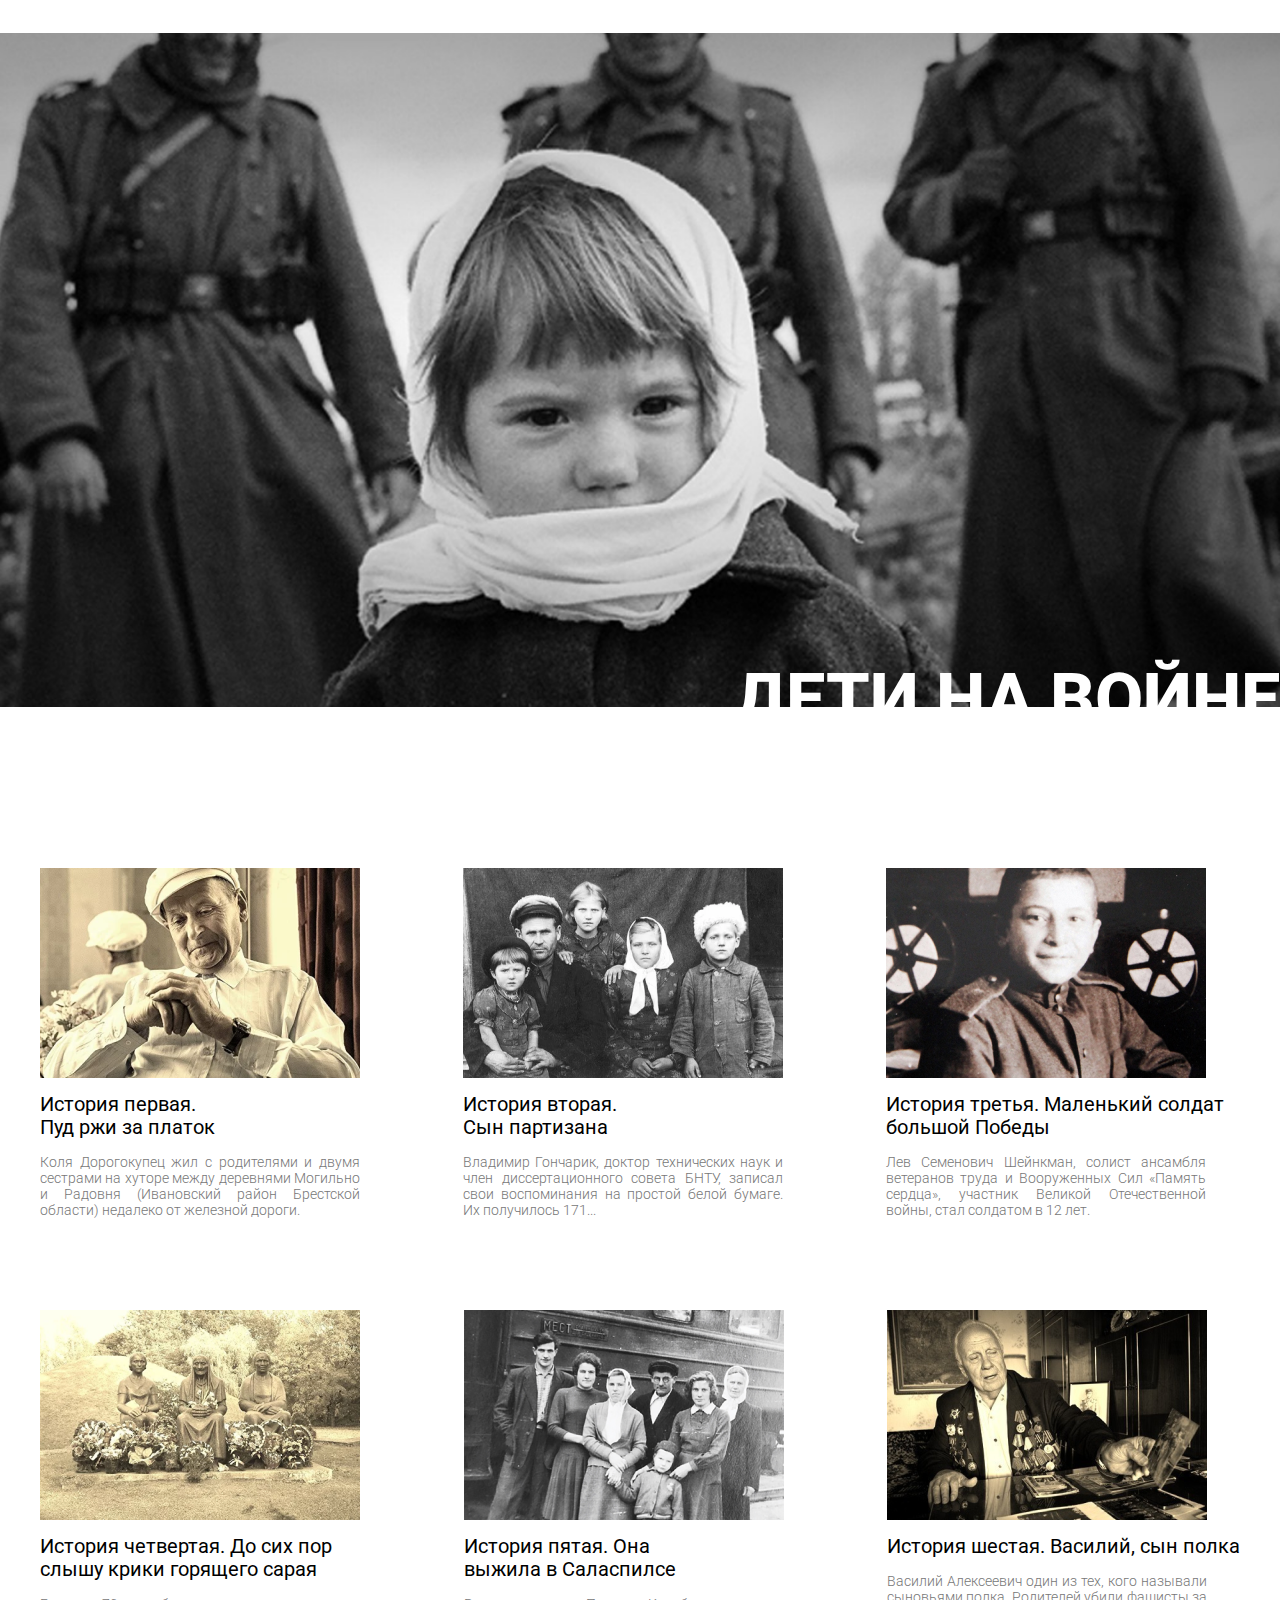
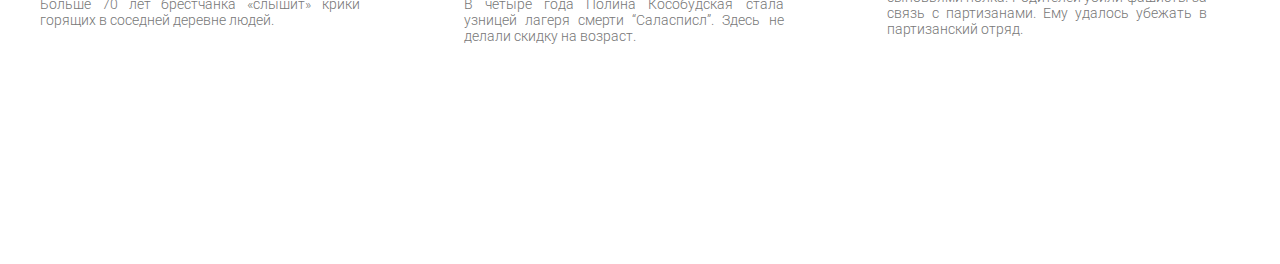
<file: another.html>
<!DOCTYPE html>
<html lang="en">
<head>
    <link href="https://fonts.googleapis.com/css2?family=Roboto:ital,wght@0,100;0,300;0,400;0,500;0,700;0,900;1,100;1,300;1,400;1,500;1,700;1,900&display=swap" rel="stylesheet"> 
    <link rel="stylesheet" href="style2.css">
    <meta charset="UTF-8">
    <meta http-equiv="X-UA-Compatible" content="IE=edge">
    <meta name="viewport" content="width=device-width, initial-scale=1.0">
    <title>Document</title>
</head>
<body>
    <div class="container">
        <div class="header_wrapper">
            <div class="header_title">дети на войне</div>
        </div>
        <div class="content">
            <div class="content_container">
                <div class="content_item">
                    <img src="c0b87998-30f6-4cb6-a 1(1).png" alt="">
                    <a href="rja.html" class="item_title title_1">История первая. Пуд ржи за платок </a>
                    <div class="item_text">Коля Дорогокупец жил с родителями и двумя сестрами на хуторе между деревнями Могильно и Радовня (Ивановский район Брестской области) недалеко от железной дороги.</div>
                </div>
                <div class="content_item">
                    <img src="121ce20628a124c257b4 1(1).png" alt="">
                    <a href="partizan.html" class="item_title title_2">История вторая.
                        Сын партизана</a>
                    <div class="item_text">Владимир Гончарик, доктор технических наук и член диссертационного совета БНТУ, записал свои воспоминания на простой белой бумаге. Их получилось 171...</div>
                </div>
                <div class="content_item">
                    <img src="899d4e5ad388451ae7c5 1(1).png" alt="">
                    <a href="injex.html" class="item_title title_3">История третья.
                        Маленький солдат большой Победы</a>
                    <div class="item_text">Лев Семенович Шейнкман, солист ансамбля ветеранов труда и Вооруженных Сил «Память сердца», участник Великой Отечественной войны, стал солдатом в 12 лет.</div>
                </div>
            </div> 
            <div class="content_container">
                <div class="content_item">
                    <img src="fb2cc791-a1c4-454f-a 1(1).png" alt="">
                    <a href="var.html" class="item_title title_4">История четвертая.
                        До сих пор слышу крики горящего сарая</a>
                    <div class="item_text">Больше 70 лет брестчанка «слышит» крики горящих в соседней деревне людей.
                    </div>
                </div>
                <div class="content_item">
                    <img src="Untitled-4 1(1).png" alt="">
                    <a href="var3.html" class="item_title title_5">История пятая.
                        Она выжила в Саласпилсе</a>
                    <div class="item_text">В четыре года Полина Кособудская стала узницей лагеря смерти “Саласписл”. Здесь не делали скидку на возраст.</div>
                </div>
                <div class="content_item">
                    <img src="6fed03eb-8230-49e4-8 1(1).png" alt="">
                    <a href="var2.html" class="item_title title_6">История шестая. Василий, сын полка</a>
                    <div class="item_text">Василий Алексеевич один из тех, кого называли сыновьями полка. Родителей убили фашисты за связь с партизанами. Ему удалось убежать в партизанский отряд.</div>
                </div>
            </div> 
        </div> 
    </div>

</body>
</html>
</file>
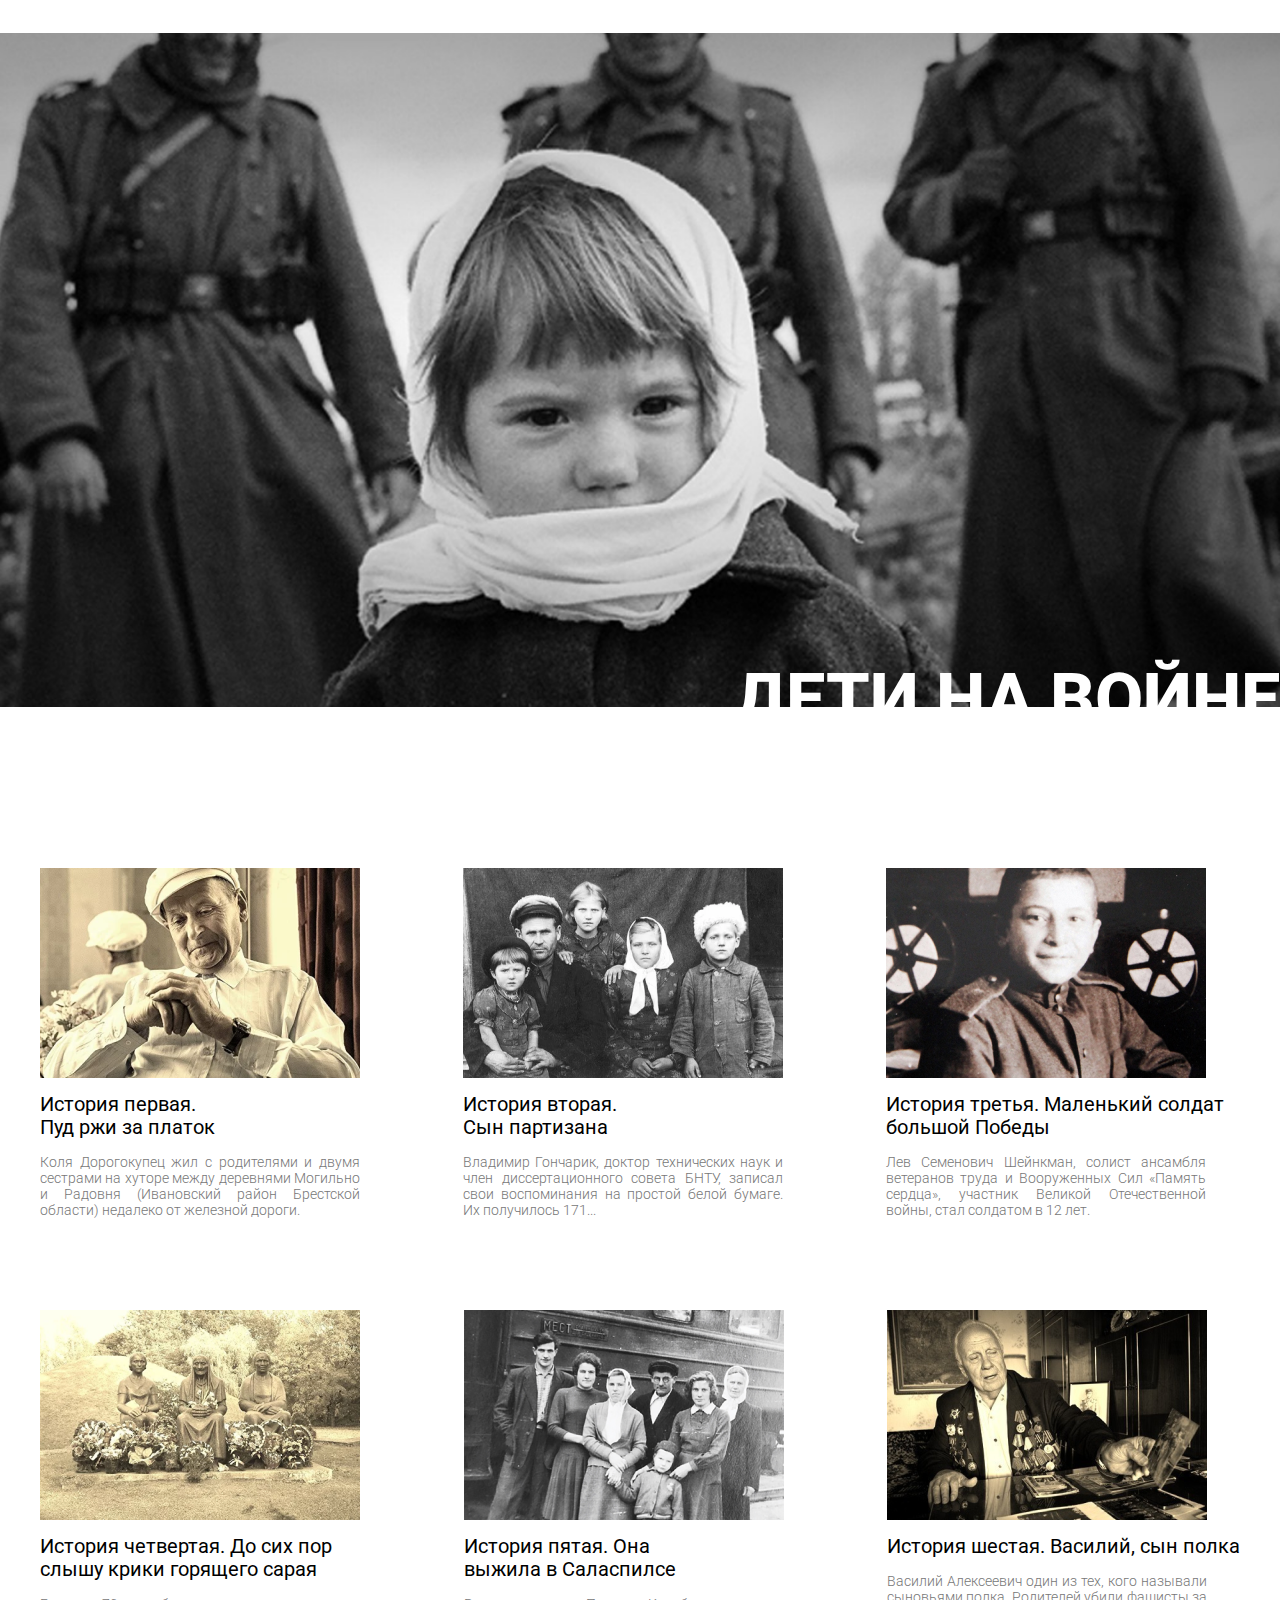
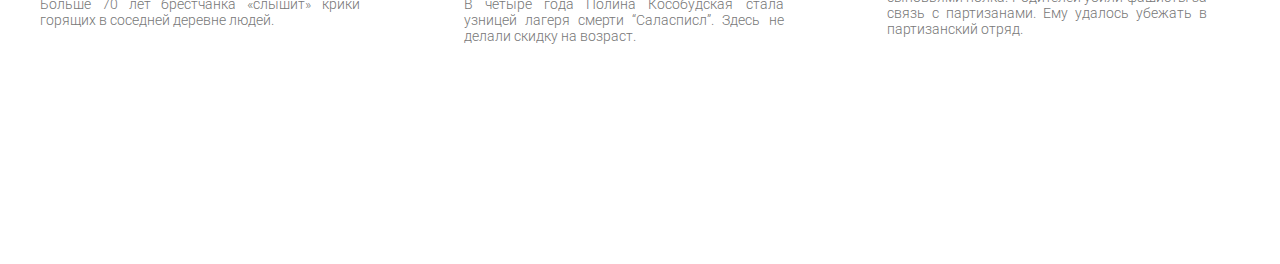
<file: blr.html>
<!DOCTYPE html>
<html lang="en">
<head>
    <link href="https://fonts.googleapis.com/css2?family=Roboto:ital,wght@0,100;0,300;0,400;0,500;0,700;0,900;1,100;1,300;1,400;1,500;1,700;1,900&display=swap" rel="stylesheet"> 
    <link rel="stylesheet" href="style2.css">
    <meta charset="UTF-8">
    <meta http-equiv="X-UA-Compatible" content="IE=edge">
    <meta name="viewport" content="width=device-width, initial-scale=1.0">
    <title>Document</title>
</head>
<body>
    <div class="container">
        <div class="header_wrapper">
            <div class="header_title">дети на войне</div>
        </div>
        <div class="content">
            <div class="content_container">
                <div class="content_item">
                    <img src="c0b87998-30f6-4cb6-a 1(1).png" alt="">
                    <a href="rja.html" class="item_title title_1">История первая. Пуд ржи за платок </a>
                    <div class="item_text">Коля Дорогокупец жил с родителями и двумя сестрами на хуторе между деревнями Могильно и Радовня (Ивановский район Брестской области) недалеко от железной дороги.</div>
                </div>
                <div class="content_item">
                    <img src="121ce20628a124c257b4 1(1).png" alt="">
                    <a href="partizan.html" class="item_title title_2">История вторая.
                        Сын партизана</a>
                    <div class="item_text">Владимир Гончарик, доктор технических наук и член диссертационного совета БНТУ, записал свои воспоминания на простой белой бумаге. Их получилось 171...</div>
                </div>
                <div class="content_item">
                    <img src="899d4e5ad388451ae7c5 1(1).png" alt="">
                    <a href="injex.html" class="item_title title_3">История третья.
                        Маленький солдат большой Победы</a>
                    <div class="item_text">Лев Семенович Шейнкман, солист ансамбля ветеранов труда и Вооруженных Сил «Память сердца», участник Великой Отечественной войны, стал солдатом в 12 лет.</div>
                </div>
            </div> 
            <div class="content_container">
                <div class="content_item">
                    <img src="fb2cc791-a1c4-454f-a 1(1).png" alt="">
                    <a href="var.html" class="item_title title_4">История четвертая.
                        До сих пор слышу крики горящего сарая</a>
                    <div class="item_text">Больше 70 лет брестчанка «слышит» крики горящих в соседней деревне людей.
                    </div>
                </div>
                <div class="content_item">
                    <img src="Untitled-4 1(1).png" alt="">
                    <a href="var3.html" class="item_title title_5">История пятая.
                        Она выжила в Саласпилсе</a>
                    <div class="item_text">В четыре года Полина Кособудская стала узницей лагеря смерти “Саласписл”. Здесь не делали скидку на возраст.</div>
                </div>
                <div class="content_item">
                    <img src="6fed03eb-8230-49e4-8 1(1).png" alt="">
                    <a href="var2.html" class="item_title title_6">История шестая. Василий, сын полка</a>
                    <div class="item_text">Василий Алексеевич один из тех, кого называли сыновьями полка. Родителей убили фашисты за связь с партизанами. Ему удалось убежать в партизанский отряд.</div>
                </div>
            </div> 
        </div> 
    </div>

</body>
</html>
</file>
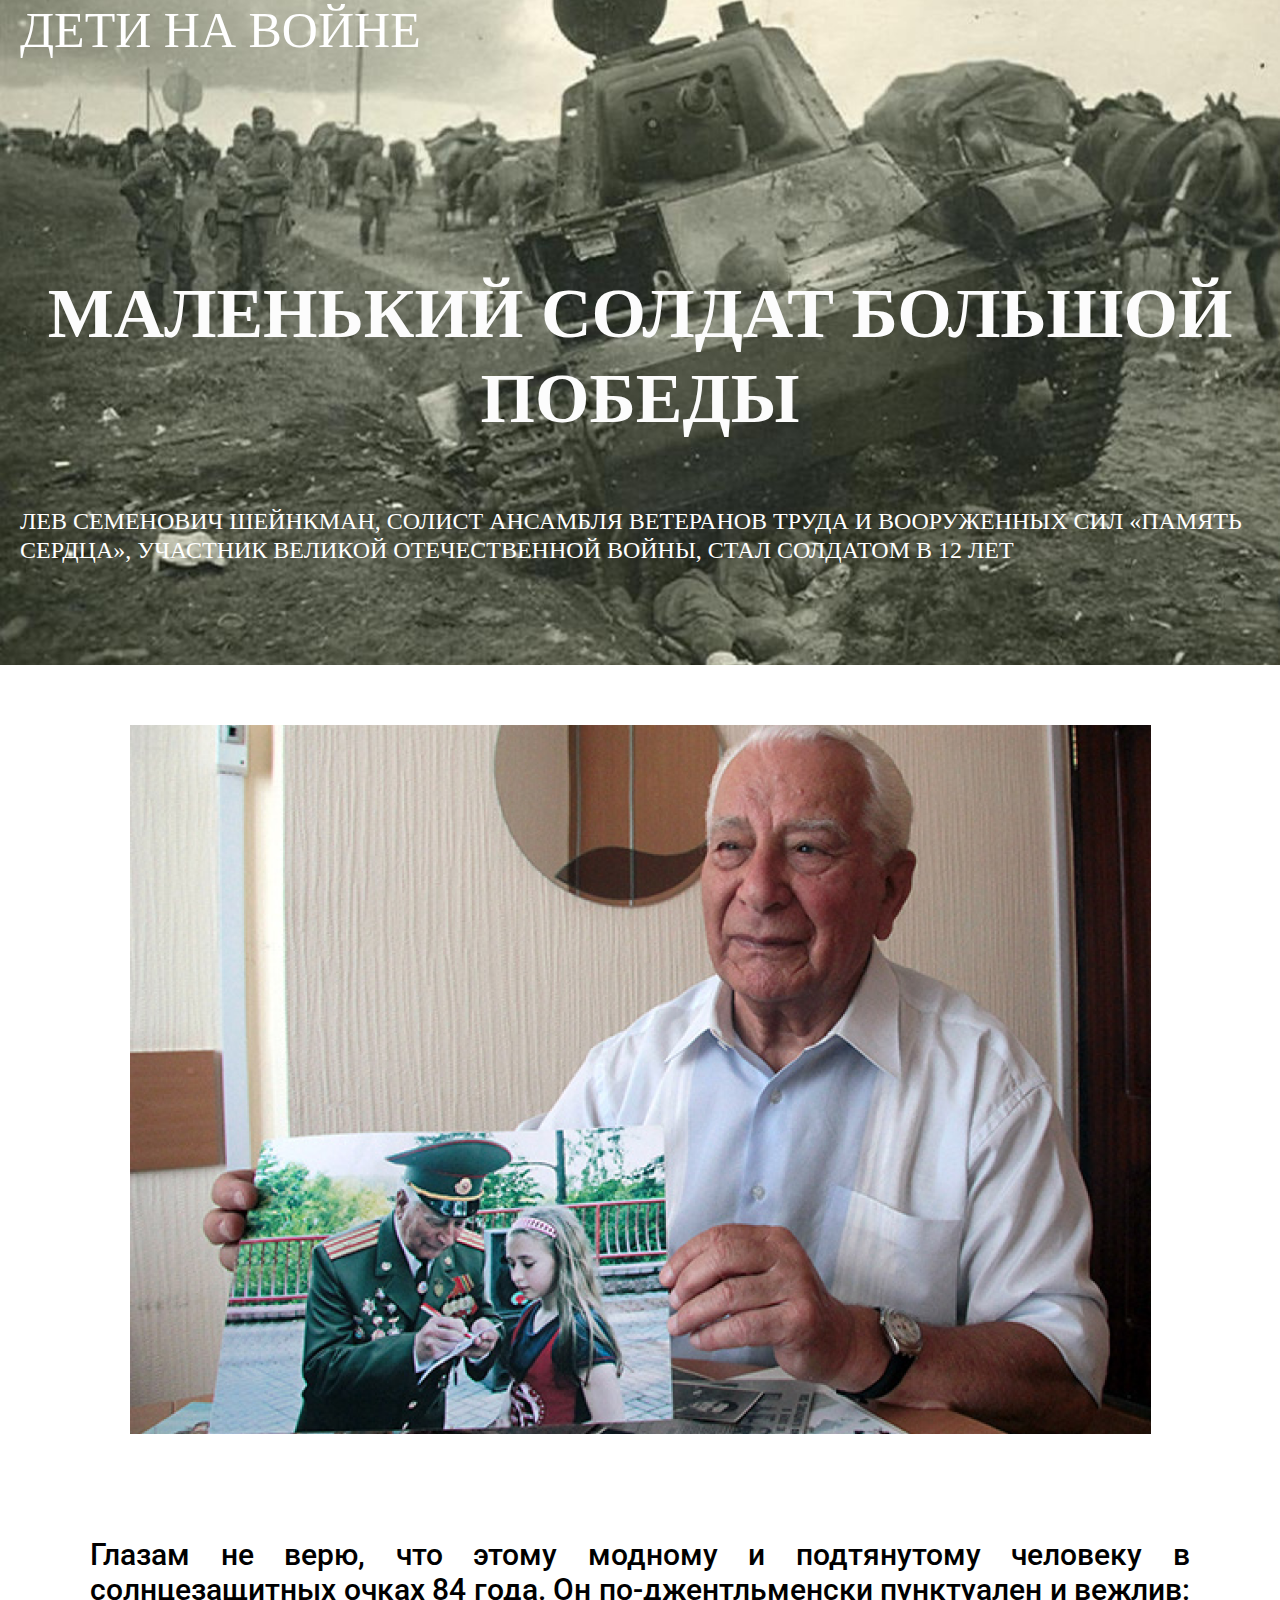
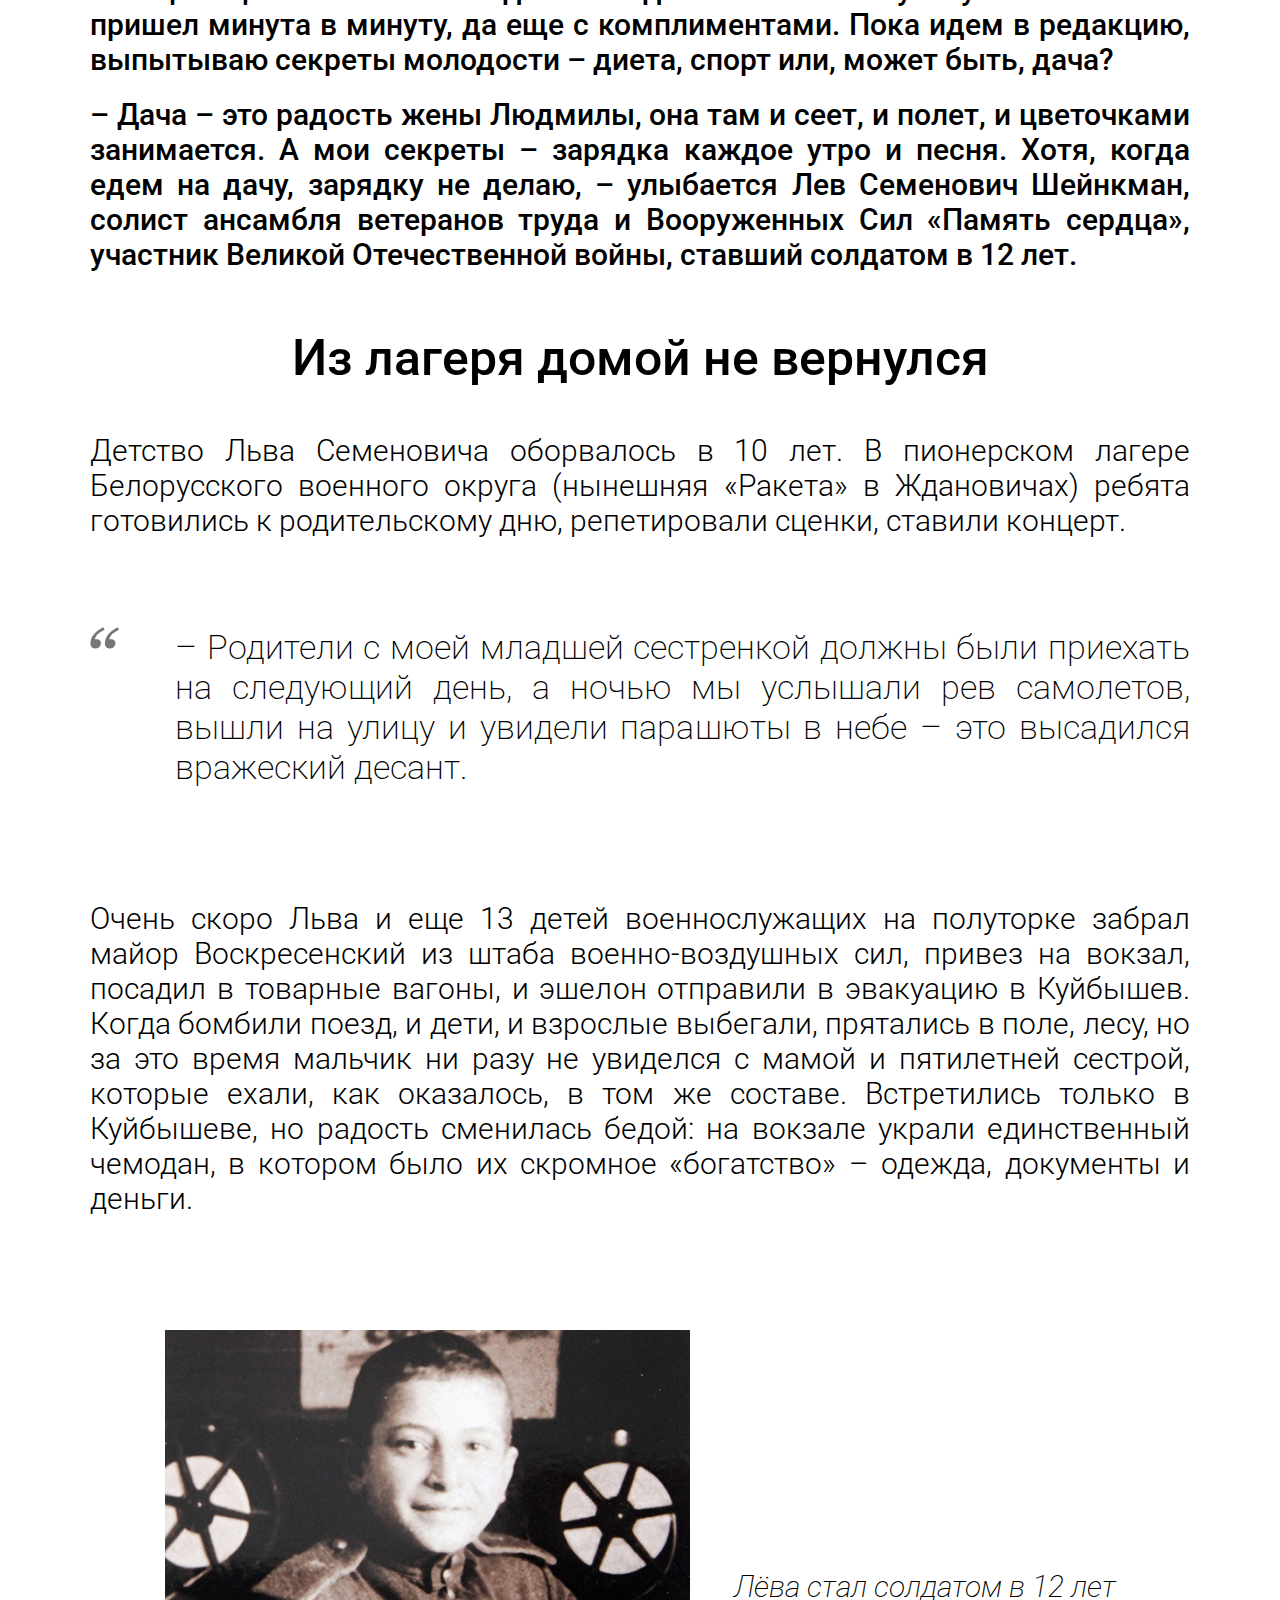
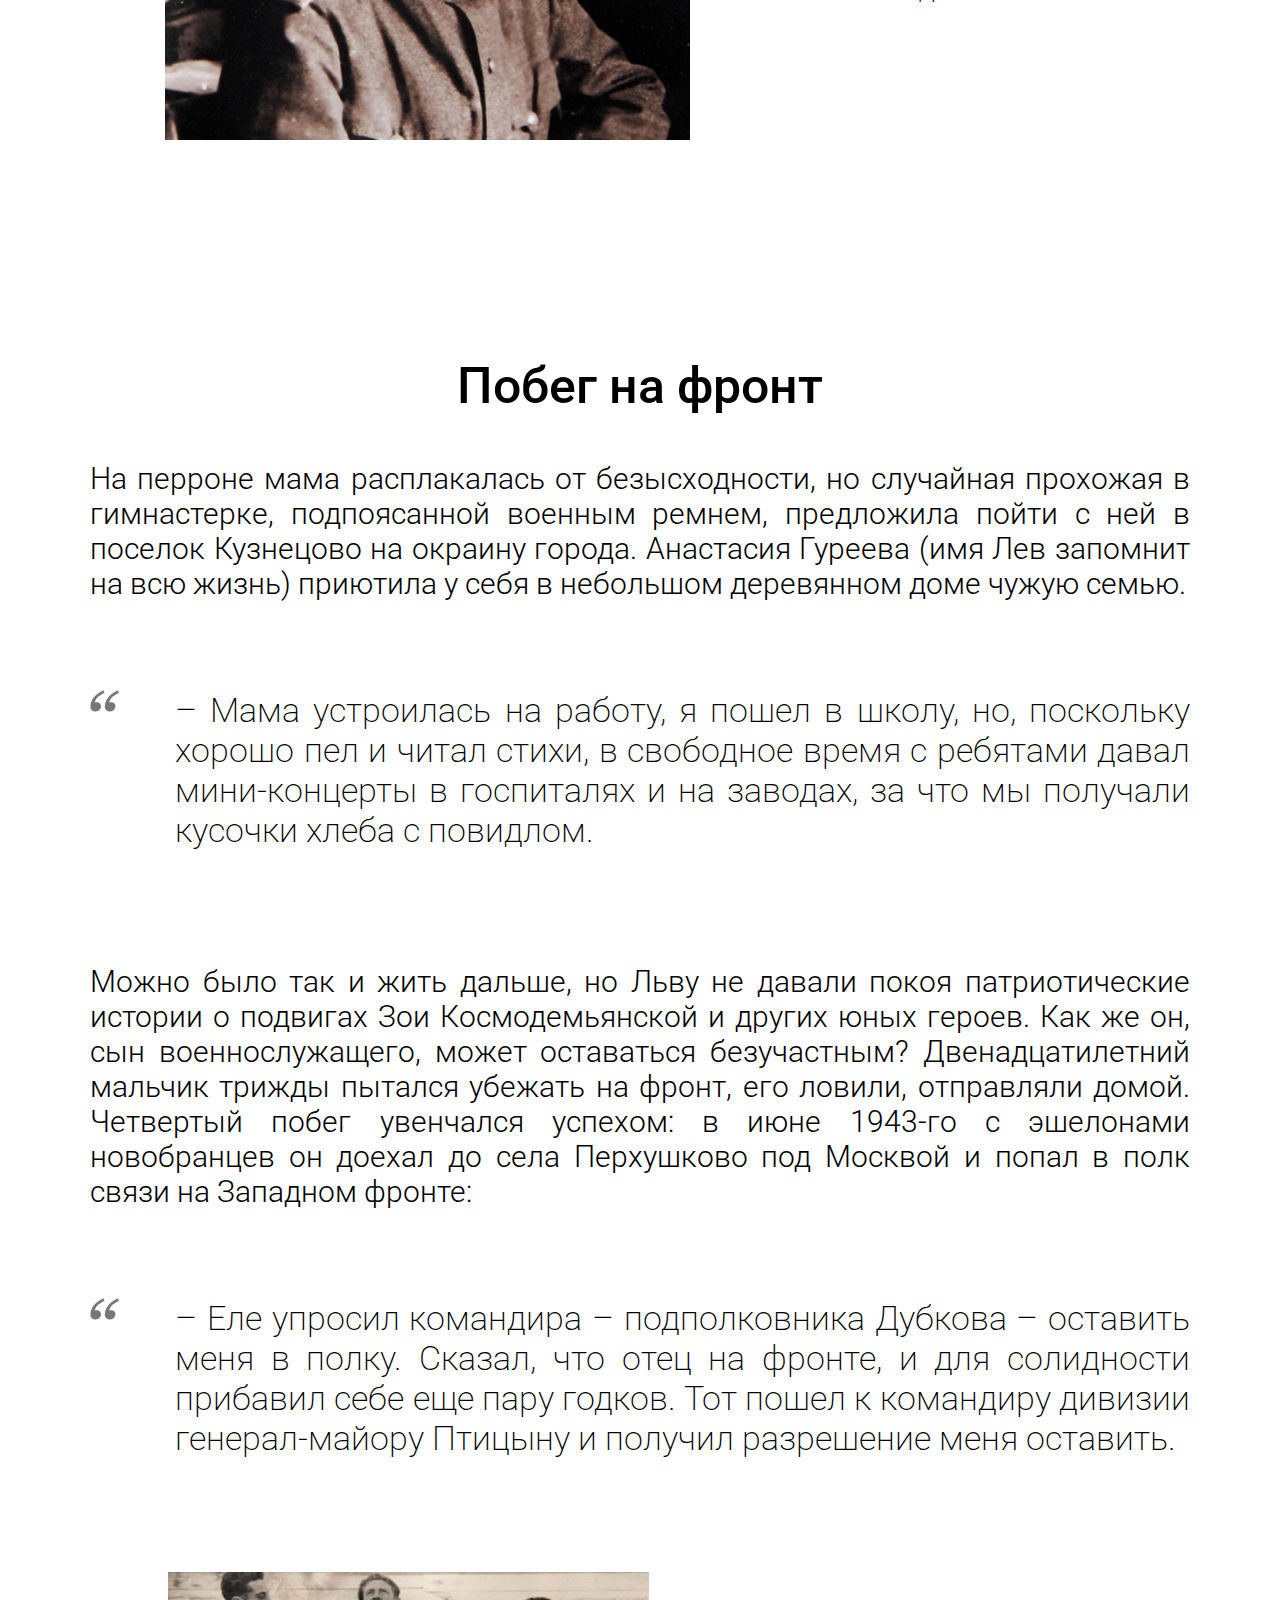
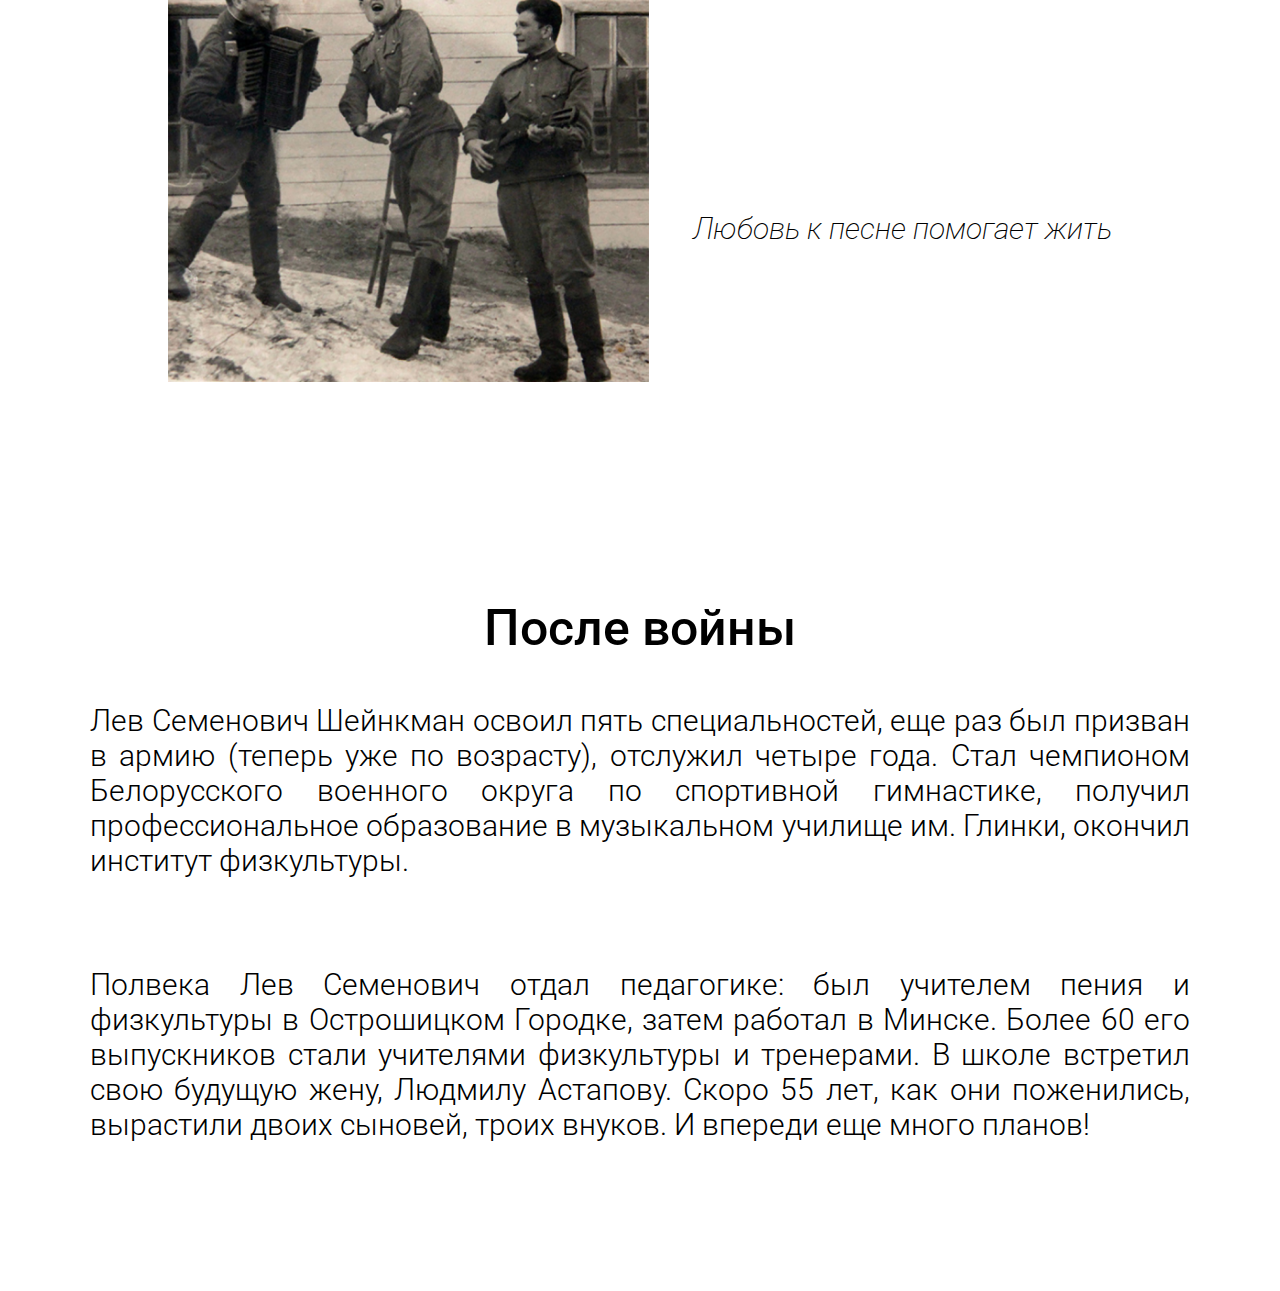
<file: injex.html>
<!DOCTYPE html>
<html lang="en">
<head>
    <link href="https://fonts.googleapis.com/css2?family=Roboto:ital,wght@0,100;0,300;0,400;0,500;0,700;0,900;1,100;1,300;1,400;1,500;1,700;1,900&display=swap" rel="stylesheet"> 
    <link rel="stylesheet" href="injex.css">
    <meta charset="UTF-8">
    <meta http-equiv="X-UA-Compatible" content="IE=edge">
    <meta name="viewport" content="width=device-width, initial-scale=1.0">
    <title>Document</title>
</head>
<body>
    <div class="header">
        <div class="header_text">дети на войне</div>
        <div class="header_title">Маленький солдат большой Победы</div>
        <div class="header_text_2 header_2">Лев Семенович Шейнкман, солист ансамбля ветеранов труда и Вооруженных Сил «Память сердца», участник Великой Отечественной войны, стал солдатом в 12 лет</div>
    </div>
    <div class="container">
        <div class="image_container">
            <img src="/img/ded.png" alt="">
            <div class="image_text_container">
                <div class="image_container_text text_1">Глазам не верю, что этому модному и подтянутому человеку в солнцезащитных очках 84 года. Он по-джентльменски пунктуален и вежлив: пришел минута в минуту, да еще с комплиментами. Пока идем в редакцию, выпытываю секреты молодости – диета, спорт или, может быть, дача?</div>
                <div class="image_container_text">– Дача – это радость жены Людмилы, она там и сеет, и полет, и цветочками занимается. А мои секреты – зарядка каждое утро и песня. Хотя, когда едем на дачу, зарядку не делаю, – улыбается Лев Семенович Шейнкман, солист ансамбля ветеранов труда и Вооруженных Сил «Память сердца», участник Великой Отечественной войны, ставший солдатом в 12 лет.</div>
            </div>
            <div class="image_title">Из лагеря домой не вернулся</div>
            <div class="image_text">Детство Льва Семеновича оборвалось в 10 лет. В пионерском лагере Белорусского военного округа (нынешняя «Ракета» в Ждановичах) ребята готовились к родительскому дню, репетировали сценки, ставили концерт.</div>
            <div class="cit_container">
                <div class="cit_container_item">
                    <img src="/img/sgdfg.svg" alt="">
                </div>
                <div class="cit_container_item">
                    – Родители с моей младшей сестренкой должны были приехать на следующий день, а ночью мы услышали рев самолетов, вышли на улицу и увидели парашюты в небе – это высадился вражеский десант.
                </div>
            </div>
            <div class="image_text image_text_2">Очень скоро Льва и еще 13 детей военнослужащих на полуторке забрал майор Воскресенский из штаба военно-воздушных сил, привез на вокзал, посадил в товарные вагоны, и эшелон отправили в эвакуацию в Куйбышев. Когда бомбили поезд, и дети, и взрослые выбегали, прятались в поле, лесу, но за это время мальчик ни разу не увиделся с мамой и пятилетней сестрой, которые ехали, как оказалось, в том же составе. Встретились только в Куйбышеве, но радость сменилась бедой: на вокзале украли единственный чемодан, в котором было их скромное «богатство» – одежда, документы и деньги.</div>
            <div class="img_container">
                <div class="container_item">
                    <img src="/img/899d4e5ad388451ae7c5 1(2).png" alt="">
                </div>
                <div class="container_item">
                    Лёва стал солдатом в 12 лет
                </div>
            </div>
            <div class="image_title">Побег на фронт</div>
            <div class="image_text">На перроне мама расплакалась от безысходности, но случайная прохожая в гимнастерке, подпоясанной военным ремнем, предложила пойти с ней в поселок Кузнецово на окраину города. Анастасия Гуреева (имя Лев запомнит на всю жизнь) приютила у себя в небольшом деревянном доме чужую семью.</div>
            <div class="cit_container">
                <div class="cit_container_item">
                    <img src="/img/sgdfg.svg" alt="">
                </div>
                <div class="cit_container_item">
                    – Мама устроилась на работу, я пошел в школу, но, поскольку хорошо пел и читал стихи, в свободное время с ребятами давал мини-концерты в госпиталях и на заводах, за что мы получали кусочки хлеба с повидлом.
                </div>
            </div>
            <div class="image_text">Можно было так и жить дальше, но Льву не давали покоя патриотические истории о подвигах Зои Космодемьянской и других юных героев. Как же он, сын военнослужащего, может оставаться безучастным? Двенадцатилетний мальчик трижды пытался убежать на фронт, его ловили, отправляли домой. Четвертый побег увенчался успехом: в июне 1943-го с эшелонами новобранцев он доехал до села Перхушково под Москвой и попал в полк связи на Западном фронте:</div>
            <div class="cit_container">
                <div class="cit_container_item">
                    <img src="/img/sgdfg.svg" alt="">
                </div>
                <div class="cit_container_item">
                    – Еле упросил командира – подполковника Дубкова – оставить меня в полку. Сказал, что отец на фронте, и для солидности прибавил себе еще пару годков. Тот пошел к командиру дивизии генерал-майору Птицыну и получил разрешение меня оставить.
                </div>
            </div>
            <div class="img_container">
                <div class="container_item">
                    <img src="/img/ss.png" alt="">
                </div>
                <div class="container_item">
                    Любовь к песне помогает жить
                </div>
            </div>
            <div class="image_title">После войны</div>
            <div class="image_text">Лев Семенович Шейнкман освоил пять специальностей, еще раз был призван в армию (теперь уже по возрасту), отслужил четыре года. Стал чемпионом Белорусского военного округа по спортивной гимнастике, получил профессиональное образование в музыкальном училище им. Глинки, окончил институт физкультуры.</div>
            <div class="image_text">Полвека Лев Семенович отдал педагогике: был учителем пения и физкультуры в Острошицком Городке, затем работал в Минске. Более 60 его выпускников стали учителями физкультуры и тренерами. В школе встретил свою будущую жену, Людмилу Астапову. Скоро 55 лет, как они поженились, вырастили двоих сыновей, троих внуков. И впереди еще много планов!</div>
        </div>
        
        
    </div>
</body>
</html>
</file>
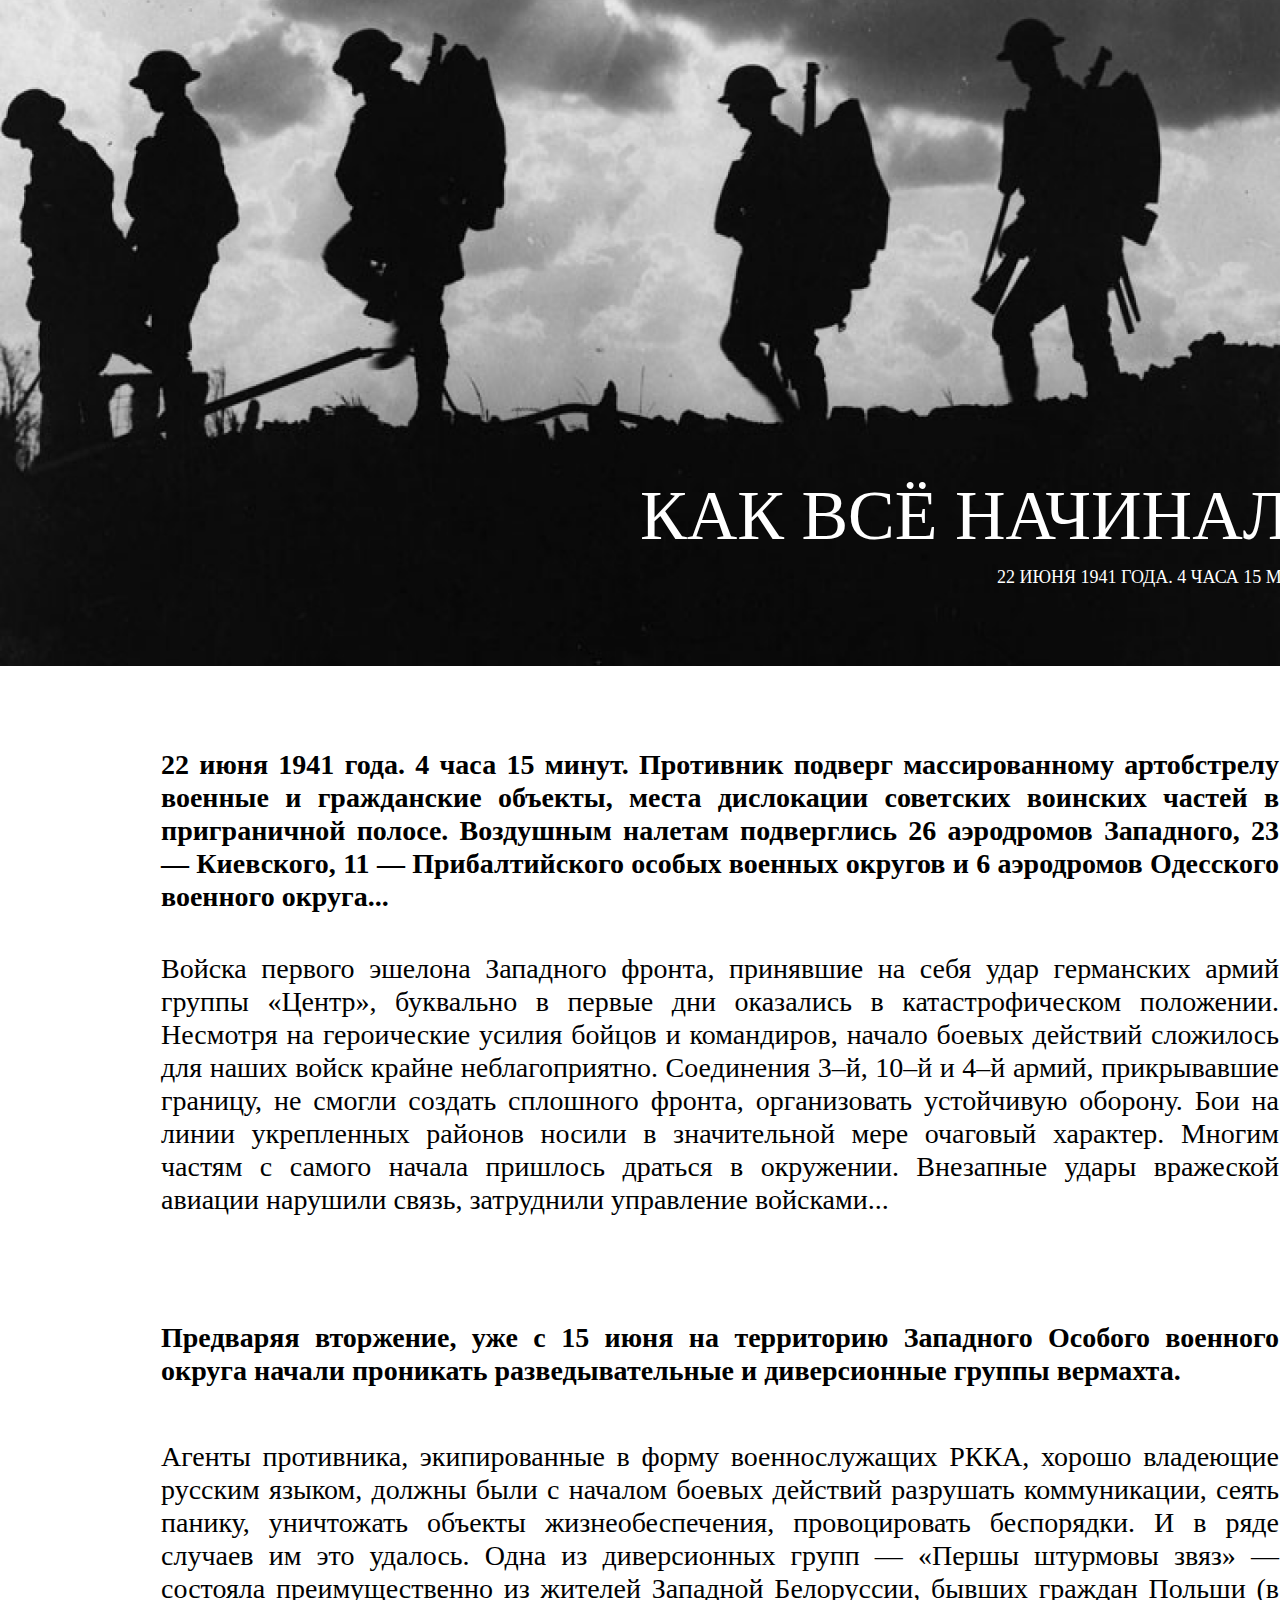
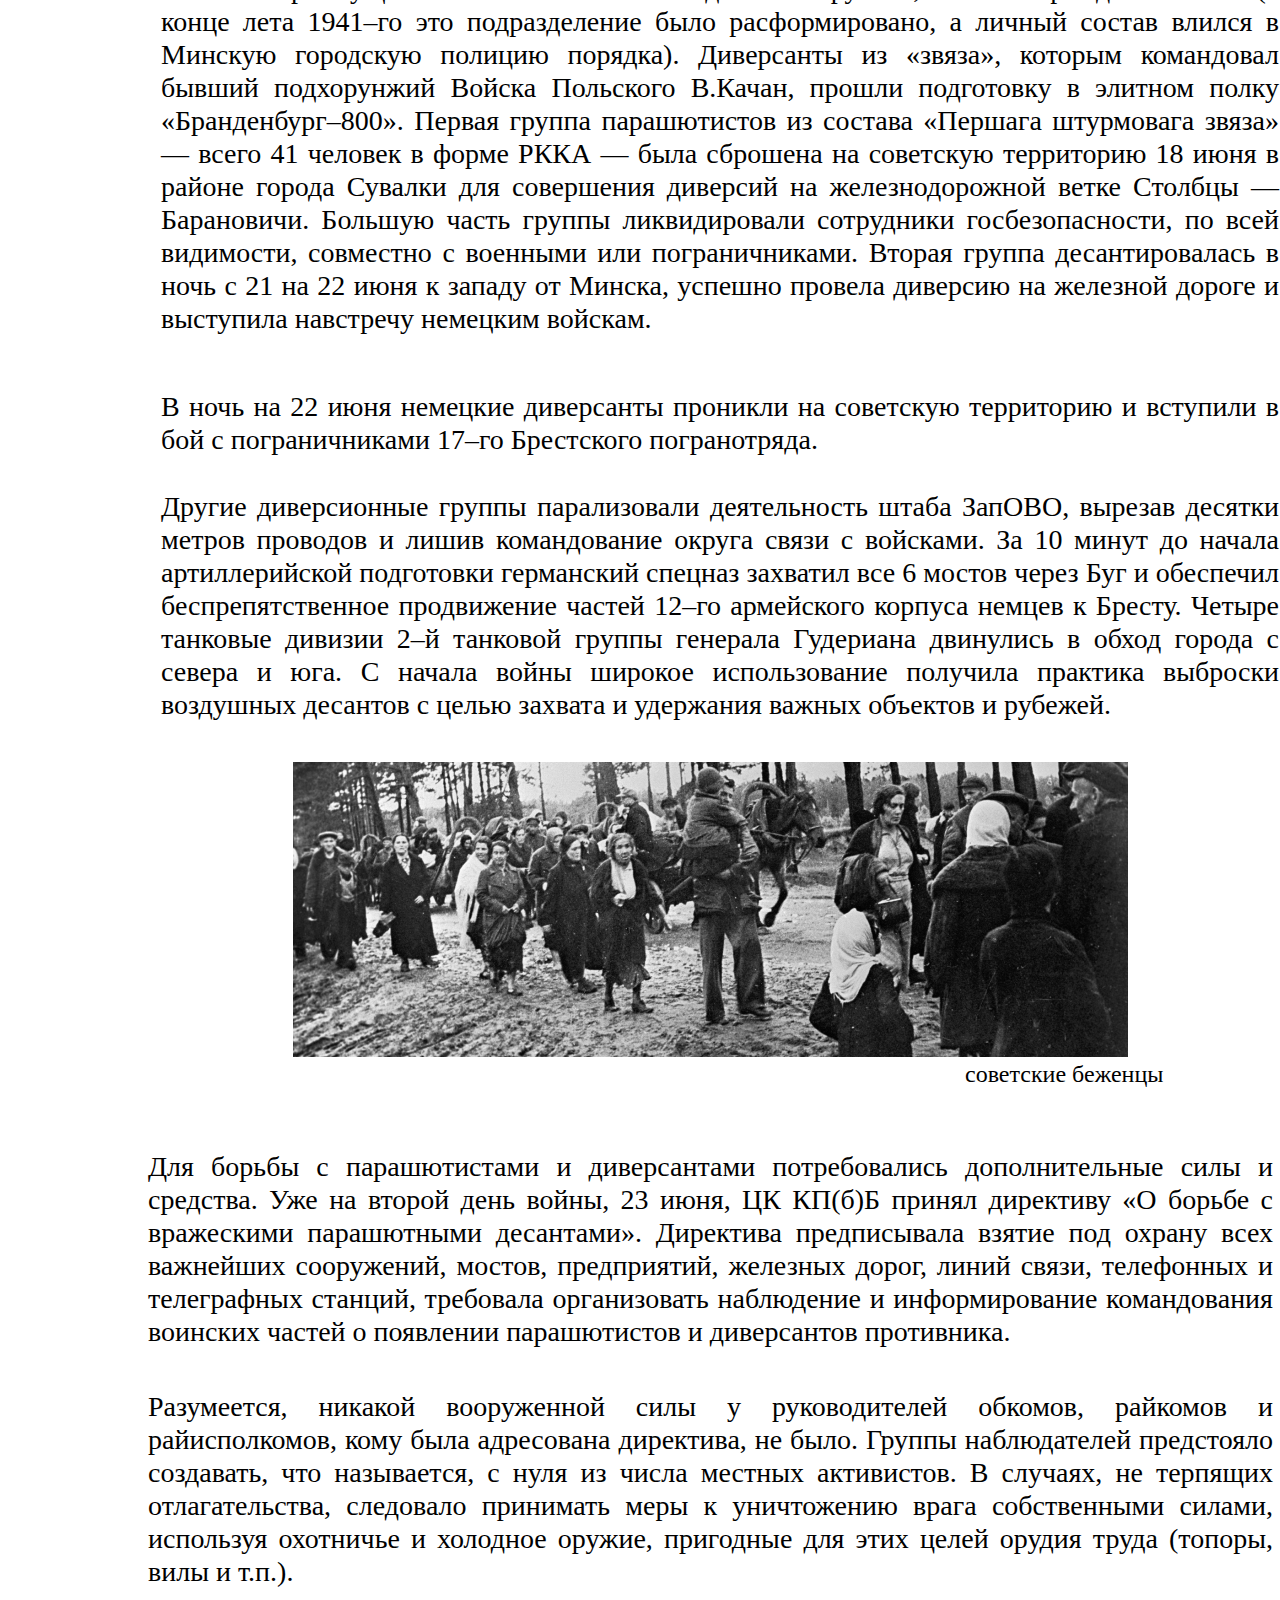
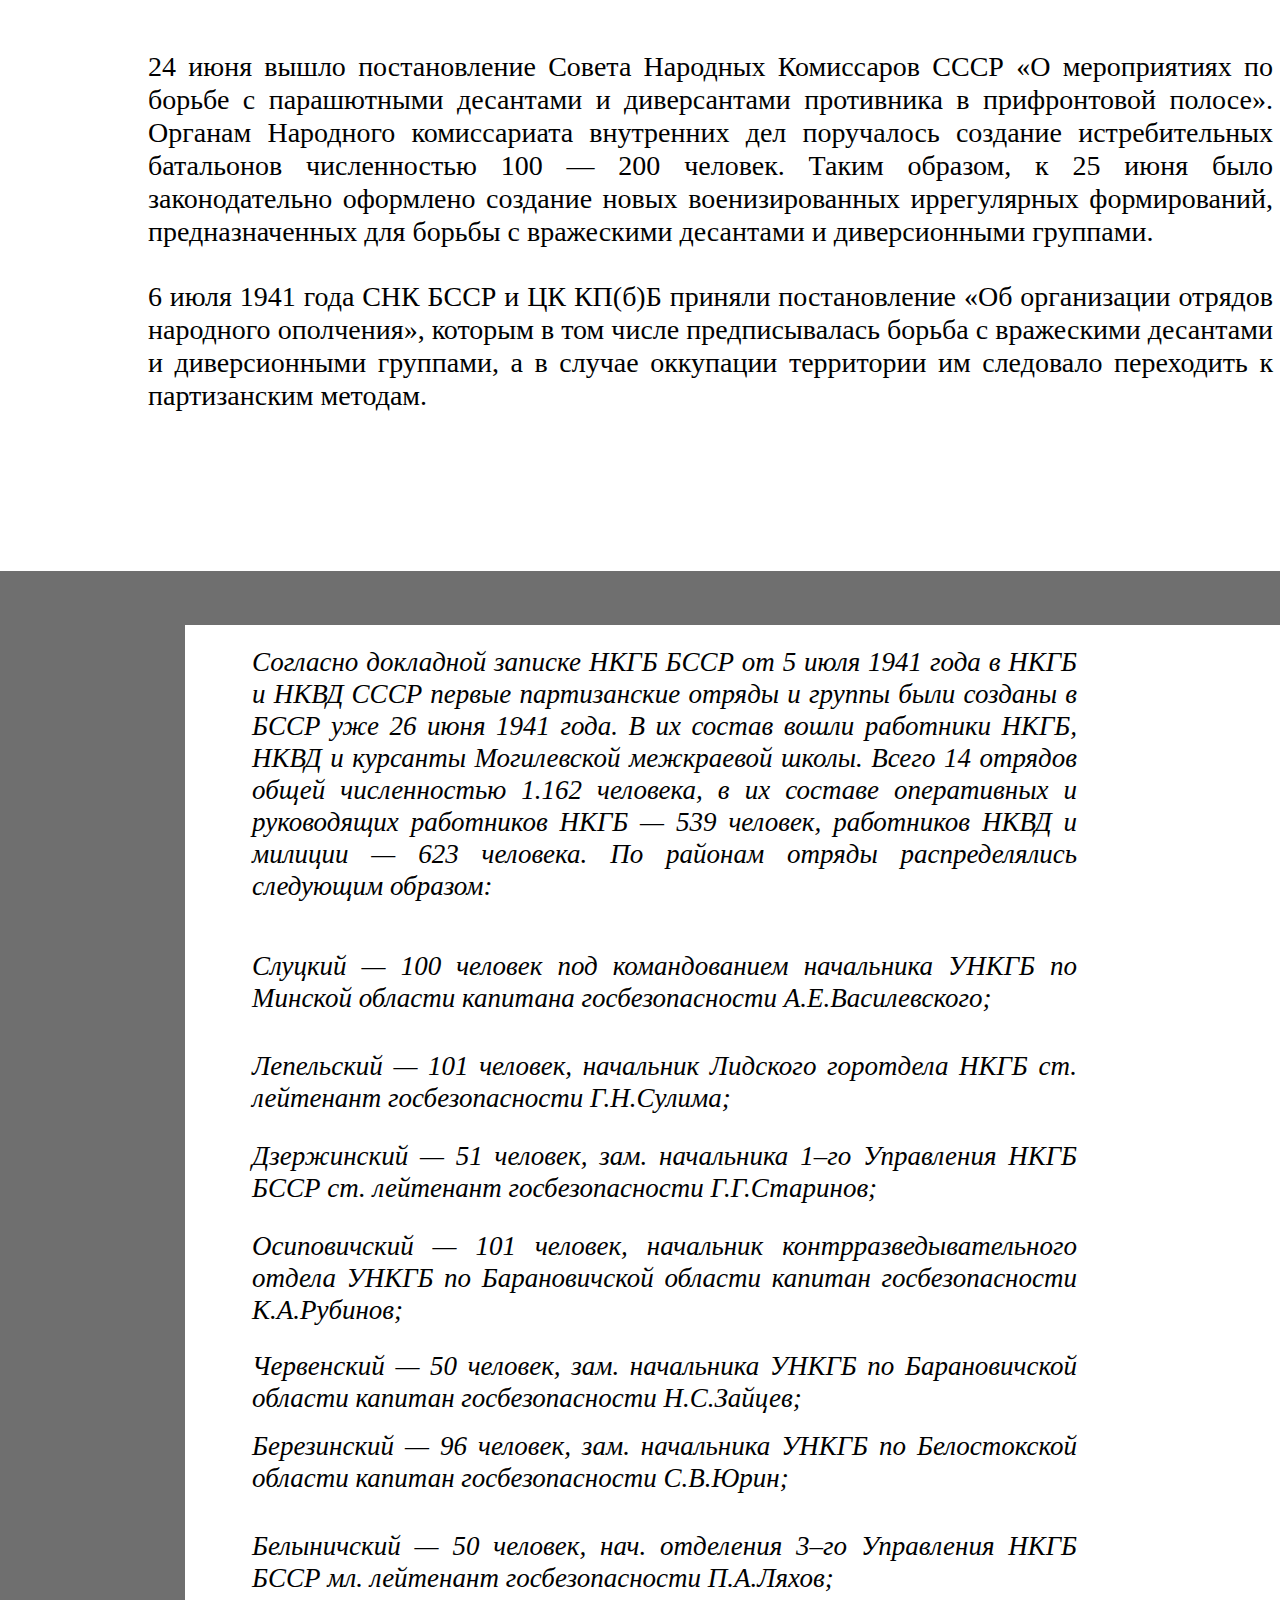
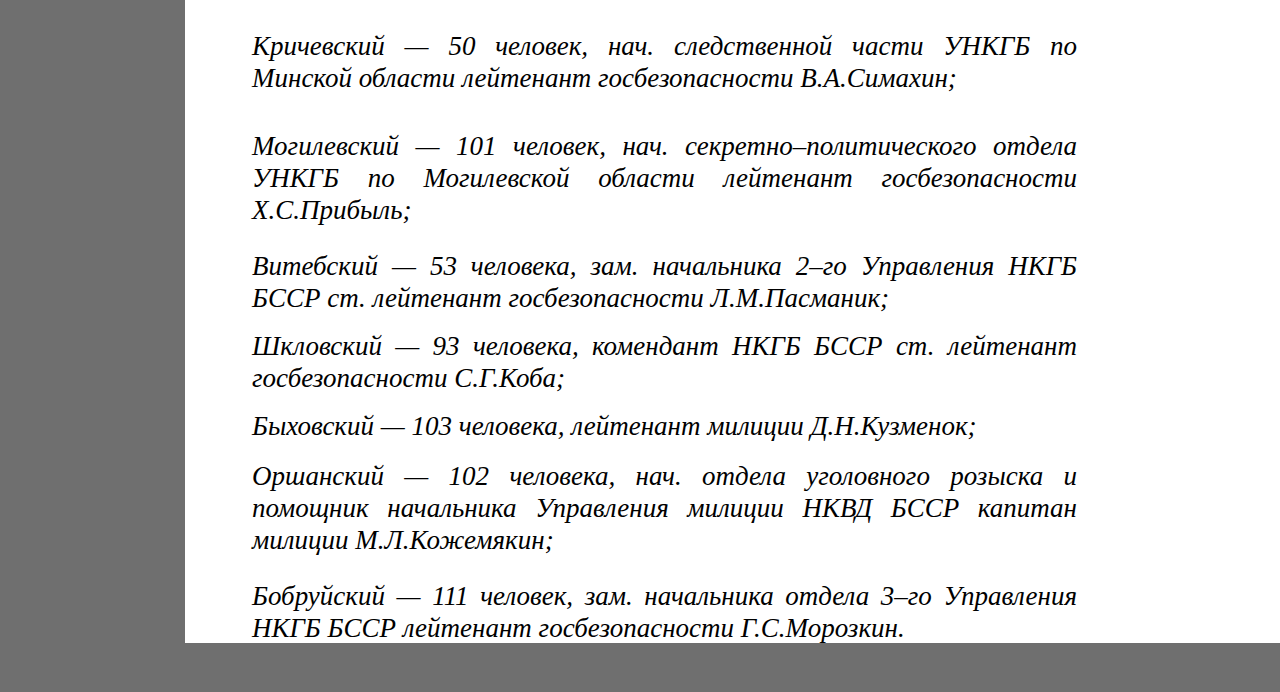
<file: nachalo.html>
<!DOCTYPE html>
<html lang="en">
<head>
    <meta charset="UTF-8">
    <title>Title</title>
  <link rel="stylesheet" href="nachalo.css">
</head>
<body>
<img class="fon" src="nachalo.png" alt="">
<div class="txt1">Как всё начиналось?</div>
<div class="txt2">22 июня 1941 года. 4 часа 15 минут ...</div>
<div class="txt3">22 июня 1941 года. 4 часа 15 минут. Противник подверг массированному артобстрелу военные и гражданские объекты, места дислокации советских воинских частей в приграничной полосе. Воздушным налетам подверглись 26 аэродромов Западного, 23 — Киевского, 11 — Прибалтийского особых военных округов и 6 аэродромов Одесского военного округа...</div>
<div class="txt4">Войска первого эшелона Западного фронта, принявшие на себя удар германских армий группы «Центр», буквально в первые дни оказались в катастрофическом положении. Несмотря на героические усилия бойцов и командиров, начало боевых действий сложилось для наших войск крайне неблагоприятно. Соединения 3–й, 10–й и 4–й армий, прикрывавшие границу, не смогли создать сплошного фронта, организовать устойчивую оборону. Бои на линии укрепленных районов носили в значительной мере очаговый характер. Многим частям с самого начала пришлось драться в окружении. Внезапные удары вражеской авиации нарушили связь, затруднили управление войсками...
</div>
<div class="txt5">Предваряя вторжение, уже с 15 июня на территорию Западного Особого военного округа начали проникать разведывательные и диверсионные группы вермахта.</div>
<div class="txt6">Агенты противника, экипированные в форму военнослужащих РККА, хорошо владеющие русским языком, должны были с началом боевых действий разрушать коммуникации, сеять панику, уничтожать объекты жизнеобеспечения, провоцировать беспорядки. И в ряде случаев им это удалось. Одна из диверсионных групп — «Першы штурмовы звяз» — состояла преимущественно из жителей Западной Белоруссии, бывших граждан Польши (в конце лета 1941–го это подразделение было расформировано, а личный состав влился в Минскую городскую полицию порядка). Диверсанты из «звяза», которым командовал бывший подхорунжий Войска Польского В.Качан, прошли подготовку в элитном полку «Бранденбург–800». Первая группа парашютистов из состава «Першага штурмовага звяза» — всего 41 человек в форме РККА — была сброшена на советскую территорию 18 июня в районе города Сувалки для совершения диверсий на железнодорожной ветке Столбцы — Барановичи. Большую часть группы ликвидировали сотрудники госбезопасности, по всей видимости, совместно с военными или пограничниками. Вторая группа десантировалась в ночь с 21 на 22 июня к западу от Минска, успешно провела диверсию на железной дороге и выступила навстречу немецким войскам.</div>
<div class="txt7">В ночь на 22 июня немецкие диверсанты проникли на советскую территорию и вступили в бой с пограничниками 17–го Брестского погранотряда.
</div>
<div class="txt8">Другие диверсионные группы парализовали деятельность штаба ЗапОВО, вырезав десятки метров проводов и лишив командование округа связи с войсками. За 10 минут до начала артиллерийской подготовки германский спецназ захватил все 6 мостов через Буг и обеспечил беспрепятственное продвижение частей 12–го армейского корпуса немцев к Бресту. Четыре танковые дивизии 2–й танковой группы генерала Гудериана двинулись в обход города с севера и юга. С начала войны широкое использование получила практика выброски воздушных десантов с целью захвата и удержания важных объектов и рубежей.</div>
<img class="bejenci" src="bejenci.png" alt="">
<div class="txt9">Советские беженцы</div>
<div class="txt10">Для борьбы с парашютистами и диверсантами потребовались дополнительные силы и средства. Уже на второй день войны, 23 июня, ЦК КП(б)Б принял директиву «О борьбе с вражескими парашютными десантами». Директива предписывала взятие под охрану всех важнейших сооружений, мостов, предприятий, железных дорог, линий связи, телефонных и телеграфных станций, требовала организовать наблюдение и информирование командования воинских частей о появлении парашютистов и диверсантов противника.</div>
<div class="txt11">Разумеется, никакой вооруженной силы у руководителей обкомов, райкомов и райисполкомов, кому была адресована директива, не было. Группы наблюдателей предстояло создавать, что называется, с нуля из числа местных активистов. В случаях, не терпящих отлагательства, следовало принимать меры к уничтожению врага собственными силами, используя охотничье и холодное оружие, пригодные для этих целей орудия труда (топоры, вилы и т.п.).</div>
<div class="txt12">24 июня вышло постановление Совета Народных Комиссаров СССР «О мероприятиях по борьбе с парашютными десантами и диверсантами противника в прифронтовой полосе». Органам Народного комиссариата внутренних дел поручалось создание истребительных батальонов численностью 100 — 200 человек. Таким образом, к 25 июня было законодательно оформлено создание новых военизированных иррегулярных формирований, предназначенных для борьбы с вражескими десантами и диверсионными группами.</div>
<div class="txt13">6 июля 1941 года СНК БССР и ЦК КП(б)Б приняли постановление «Об организации отрядов народного ополчения», которым в том числе предписывалась борьба с вражескими десантами и диверсионными группами, а в случае оккупации территории им следовало переходить к партизанским методам.</div>
<div class="container"></div>
<div class="cont"></div>
<div class="txt20">Согласно докладной записке НКГБ БССР от 5 июля 1941 года в НКГБ и НКВД СССР первые партизанские отряды и группы были созданы в БССР уже 26 июня 1941 года. В их состав вошли работники НКГБ, НКВД и курсанты Могилевской межкраевой школы. Всего 14 отрядов общей численностью 1.162 человека, в их составе оперативных и руководящих работников НКГБ — 539 человек, работников НКВД и милиции — 623 человека. По районам отряды распределялись следующим образом:</div>
<div class="txt21">Слуцкий — 100 человек под командованием начальника УНКГБ по Минской области капитана госбезопасности А.Е.Василевского;</div>
<div class="txt22">Лепельский — 101 человек, начальник Лидского горотдела НКГБ ст. лейтенант госбезопасности Г.Н.Сулима;</div>
<div class="txt23">Дзержинский — 51 человек, зам. начальника 1–го Управления НКГБ БССР ст. лейтенант госбезопасности Г.Г.Старинов;</div>
<div class="txt24">Осиповичский — 101 человек, начальник контрразведывательного отдела УНКГБ по Барановичской области капитан госбезопасности К.А.Рубинов;</div>
<div class="txt25">Червенский — 50 человек, зам. начальника УНКГБ по Барановичской области капитан госбезопасности Н.С.Зайцев;</div>
<div class="txt26">Березинский — 96 человек, зам. начальника УНКГБ по Белостокской области капитан госбезопасности С.В.Юрин;</div>
<div class="txt27">Белыничский — 50 человек, нач. отделения 3–го Управления НКГБ БССР мл. лейтенант госбезопасности П.А.Ляхов;</div>
<div class="txt28">Кричевский — 50 человек, нач. следственной части УНКГБ по Минской области лейтенант госбезопасности В.А.Симахин;</div>
<div class="txt29">Могилевский — 101 человек, нач. секретно–политического отдела УНКГБ по Могилевской области лейтенант госбезопасности Х.С.Прибыль;</div>
<div class="txt30">Витебский — 53 человека, зам. начальника 2–го Управления НКГБ БССР ст. лейтенант госбезопасности Л.М.Пасманик;
</div>
<div class="txt31">Шкловский — 93 человека, комендант НКГБ БССР ст. лейтенант госбезопасности С.Г.Коба;</div>
<div class="txt32">Быховский — 103 человека, лейтенант милиции Д.Н.Кузменок;</div>
<div class="txt33">Оршанский — 102 человека, нач. отдела уголовного розыска и помощник начальника Управления милиции НКВД БССР капитан милиции М.Л.Кожемякин;</div>
<div class="txt34">Бобруйский — 111 человек, зам. начальника отдела 3–го Управления НКГБ БССР лейтенант госбезопасности Г.С.Морозкин.</div>


<div class="txt40"></div>
<div class="txt40"></div>
<div class="txt40"></div>
<div class="txt40"></div>
<div class="txt40"></div>
<div class="txt40"></div>
<div class="txt40"></div>
<div class="txt40"></div>
<div class="txt40"></div>
<div class="txt40"></div>




</body>
</html>
</file>
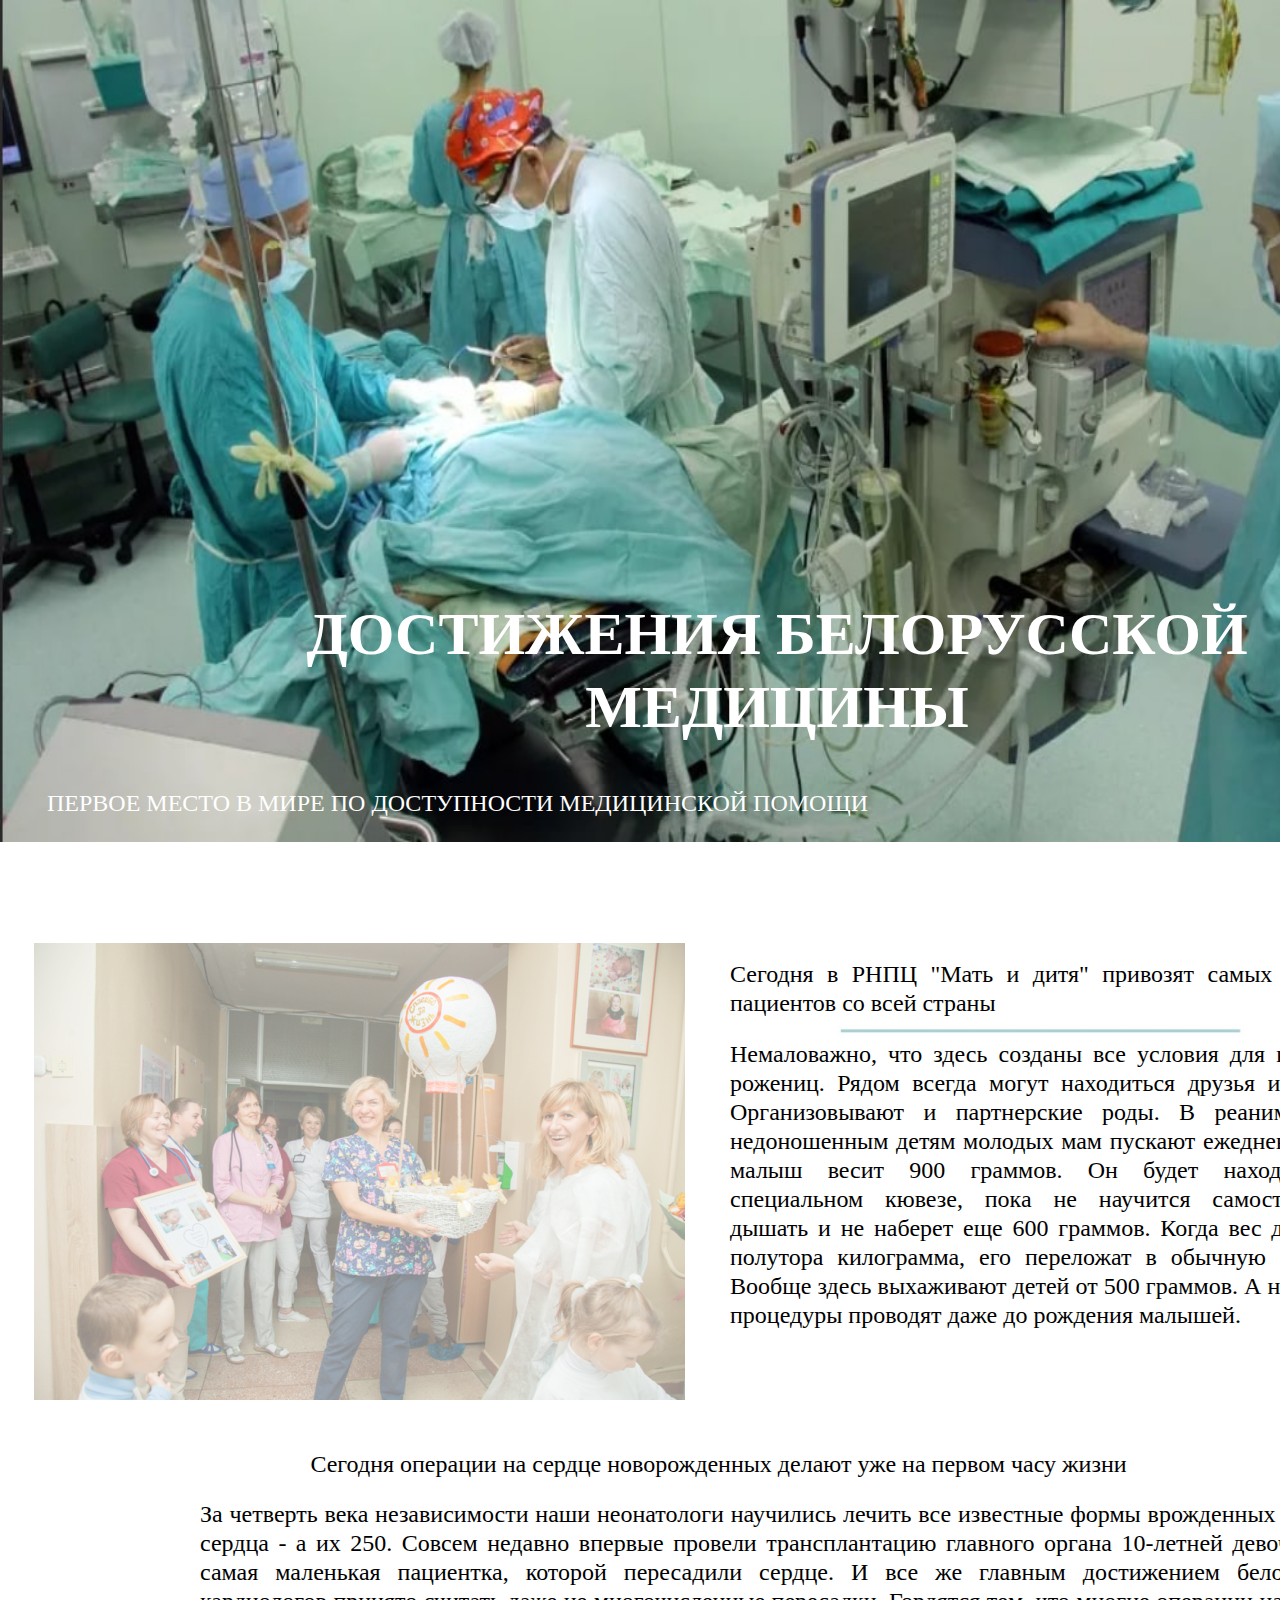
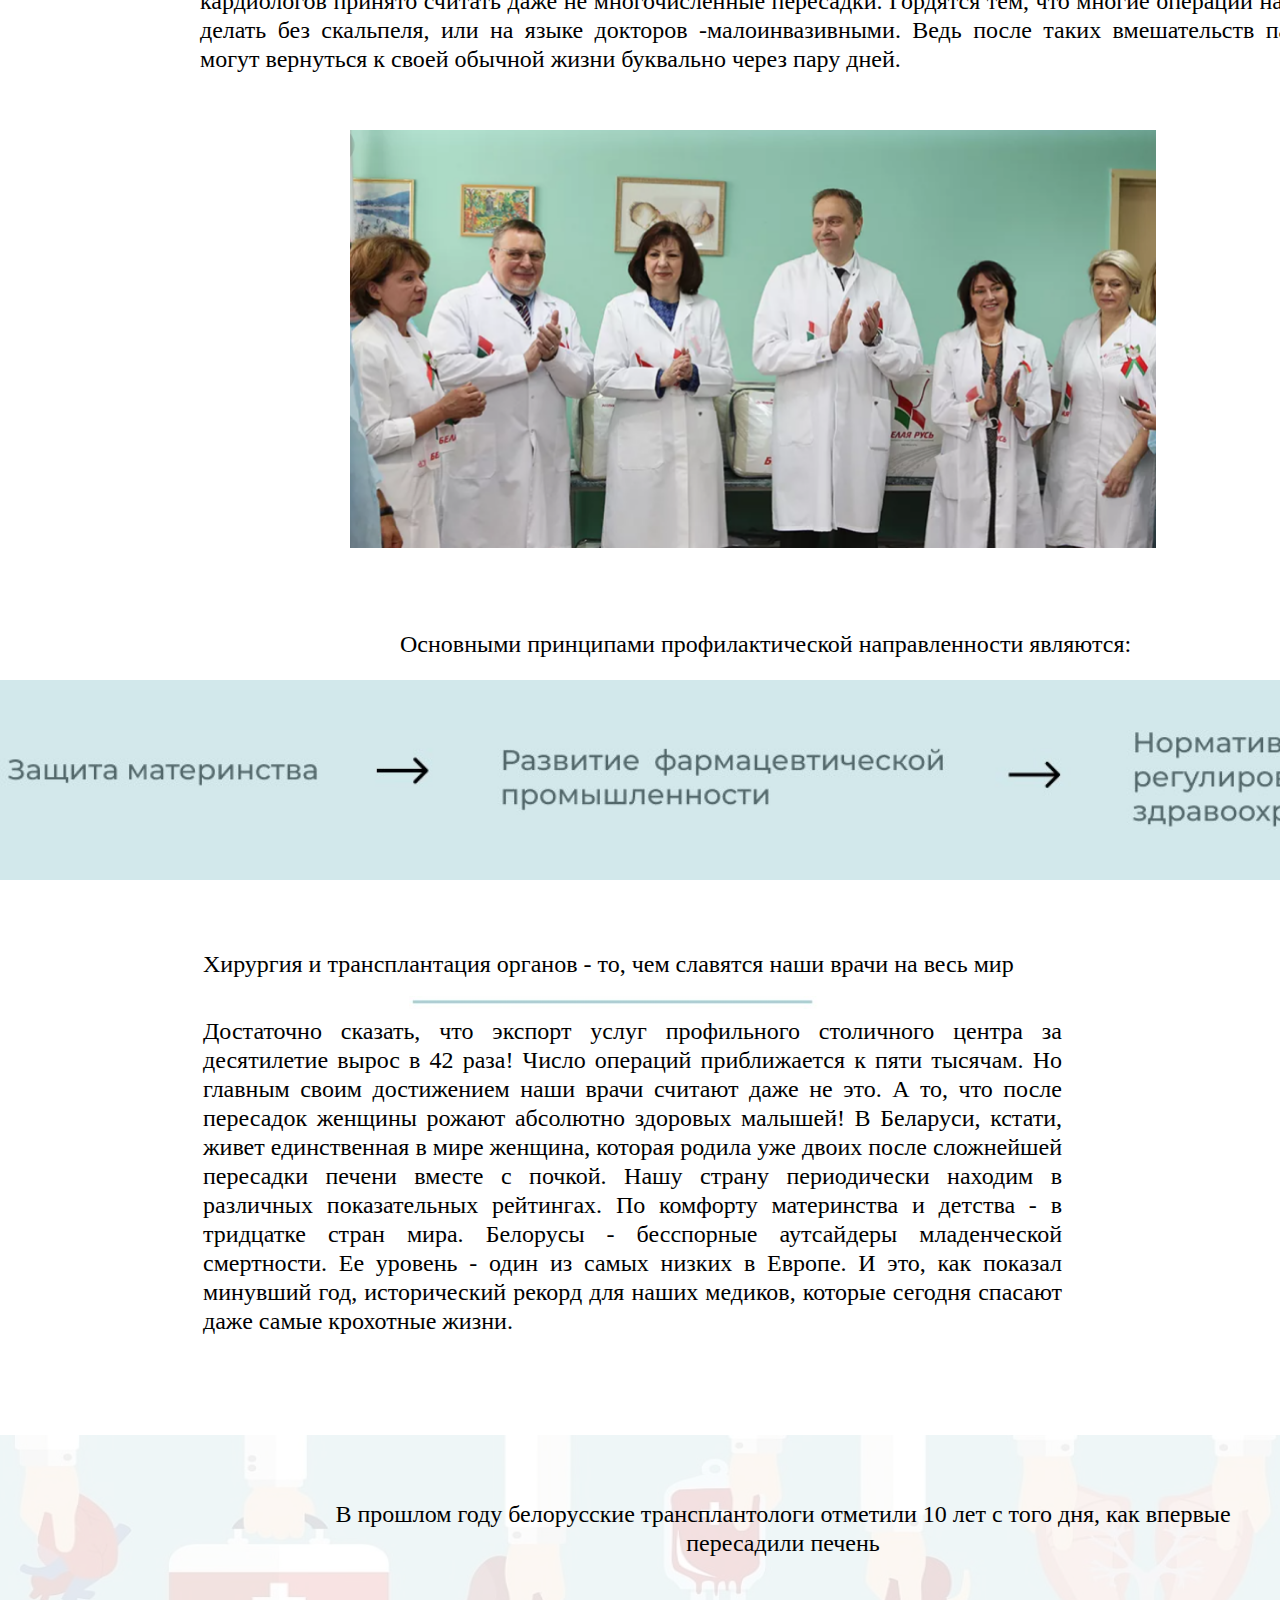
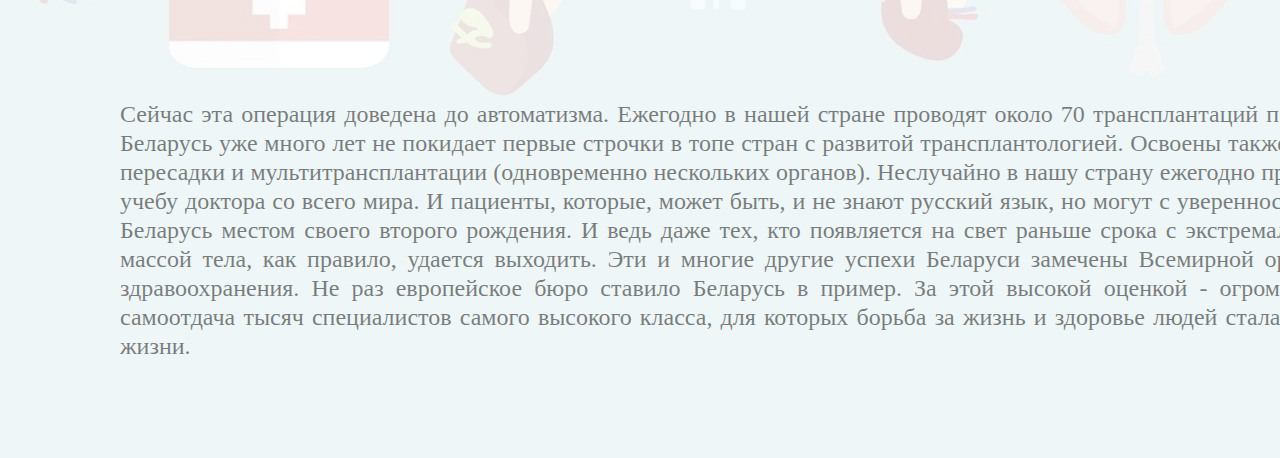
<file: nayka.html>
<!DOCTYPE html>
<html lang="en">
<head>
    <meta charset="UTF-8">
    <title>Nayka</title>
    <link rel="stylesheet" href="nayka2.css">
</head>
<body>

<img class="medicine" src="medicine.png" alt="">
<div class="dost">ДОСТИЖЕНИЯ БЕЛОРУССКОЙ МЕДИЦИНЫ</div>
<div class="firsttxt">Первое место в мире по доступности медицинской помощи</div>
<img class="f1" src="f1.png" alt="">
<div class="txt">Сегодня в РНПЦ "Мать и дитя" привозят самых тяжелых пациентов со всей страны</div>
<div class="txt1"> Немаловажно, что здесь созданы все условия для комфорта рожениц. Рядом всегда могут находиться друзья и родные. Организовывают и партнерские роды. В реанимацию к недоношенным детям молодых мам пускают ежедневно. Этот малыш весит 900 граммов. Он будет находиться в специальном кювезе, пока не научится самостоятельно дышать и не наберет еще 600 граммов. Когда вес достигнет полутора килограмма, его переложат в обычную кроватку. Вообще здесь выхаживают детей от 500 граммов. А некоторые процедуры проводят даже до рождения малышей.</div>
<img class="line" src="line.jpeg" alt="">
<div class="txt2">Сегодня операции на сердце новорожденных делают уже на первом часу жизни</div>
<div class="txt3">За четверть века независимости наши неонатологи научились лечить все известные формы врожденных пороков сердца - а их 250. Совсем недавно впервые провели трансплантацию главного органа 10-летней девочке. Это самая маленькая пациентка, которой пересадили сердце. И все же главным достижением белорусских кардиологов принято считать даже не многочисленные пересадки. Гордятся тем, что многие операции научились делать без скальпеля, или на языке докторов -малоинвазивными. Ведь после таких вмешательств пациенты могут вернуться к своей обычной жизни буквально через пару дней.</div>
<img class="mediki" src="mediki.png" alt="">
<div class="txt4">Основными принципами профилактической направленности  являются: </div>
<div class="rect1"></div>
<img class="rect2" src="rect1.jpeg" alt="">
<div class="txt5">Хирургия и трансплантация органов - то, чем славятся наши врачи на весь мир </div>
<img class="line2" src="line.jpeg" alt="">
<div class="txt6">Достаточно сказать, что экспорт услуг профильного столичного центра за десятилетие вырос в 42 раза! Число операций приближается к пяти тысячам. Но главным своим достижением наши врачи считают даже не это. А то, что после пересадок женщины рожают абсолютно здоровых малышей! В Беларуси, кстати, живет единственная в мире женщина, которая родила уже двоих после сложнейшей пересадки печени вместе с почкой. Нашу страну периодически находим в различных показательных рейтингах. По комфорту материнства и детства - в тридцатке стран мира. Белорусы - бесспорные аутсайдеры младенческой смертности. Ее уровень - один из самых низких в Европе. И это, как показал минувший год, исторический рекорд для наших медиков, которые сегодня спасают даже самые крохотные жизни.</div>
<img class="medik" src="medik.jpg" alt="">
<div class="txt7">В прошлом году белорусские трансплантологи отметили 10 лет с того дня, как впервые пересадили печень</div>
<div class="txt8">Сейчас эта операция доведена до автоматизма. Ежегодно в нашей стране проводят около 70 трансплантаций печени в год. Беларусь уже много лет не покидает первые строчки в топе стран с развитой трансплантологией. Освоены также повторные пересадки и мультитрансплантации (одновременно нескольких органов). Неслучайно в нашу страну ежегодно приезжают на учебу доктора со всего мира. И пациенты, которые, может быть, и не знают русский язык, но могут с уверенностью назвать Беларусь местом своего второго рождения.  И ведь даже тех, кто появляется на свет раньше срока с экстремально низкой массой тела, как правило, удается выходить. Эти и многие другие успехи Беларуси замечены Всемирной организацией здравоохранения. Не раз европейское бюро ставило Беларусь в пример. За этой высокой оценкой - огромный труд и самоотдача тысяч специалистов самого высокого класса, для которых борьба за жизнь и здоровье людей стала делом всей жизни.</div>
















</body>
</html>
</file>
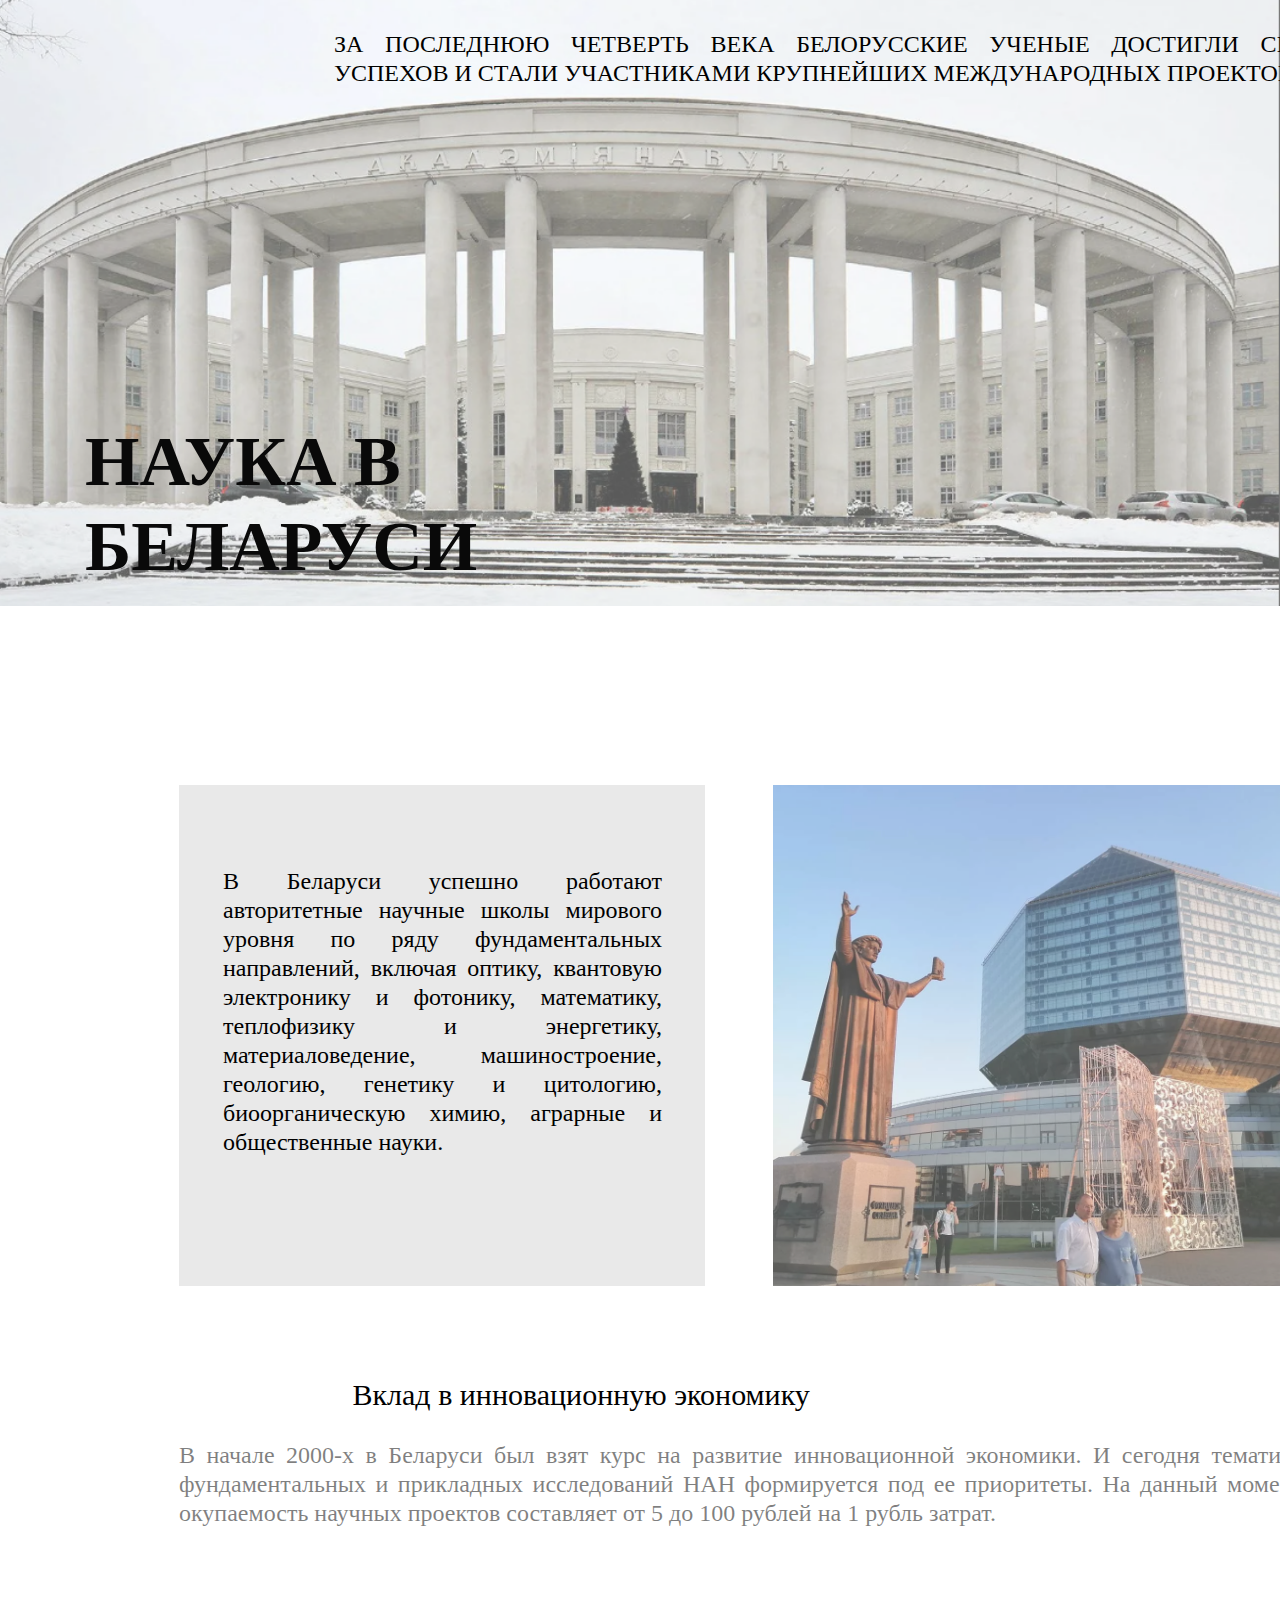
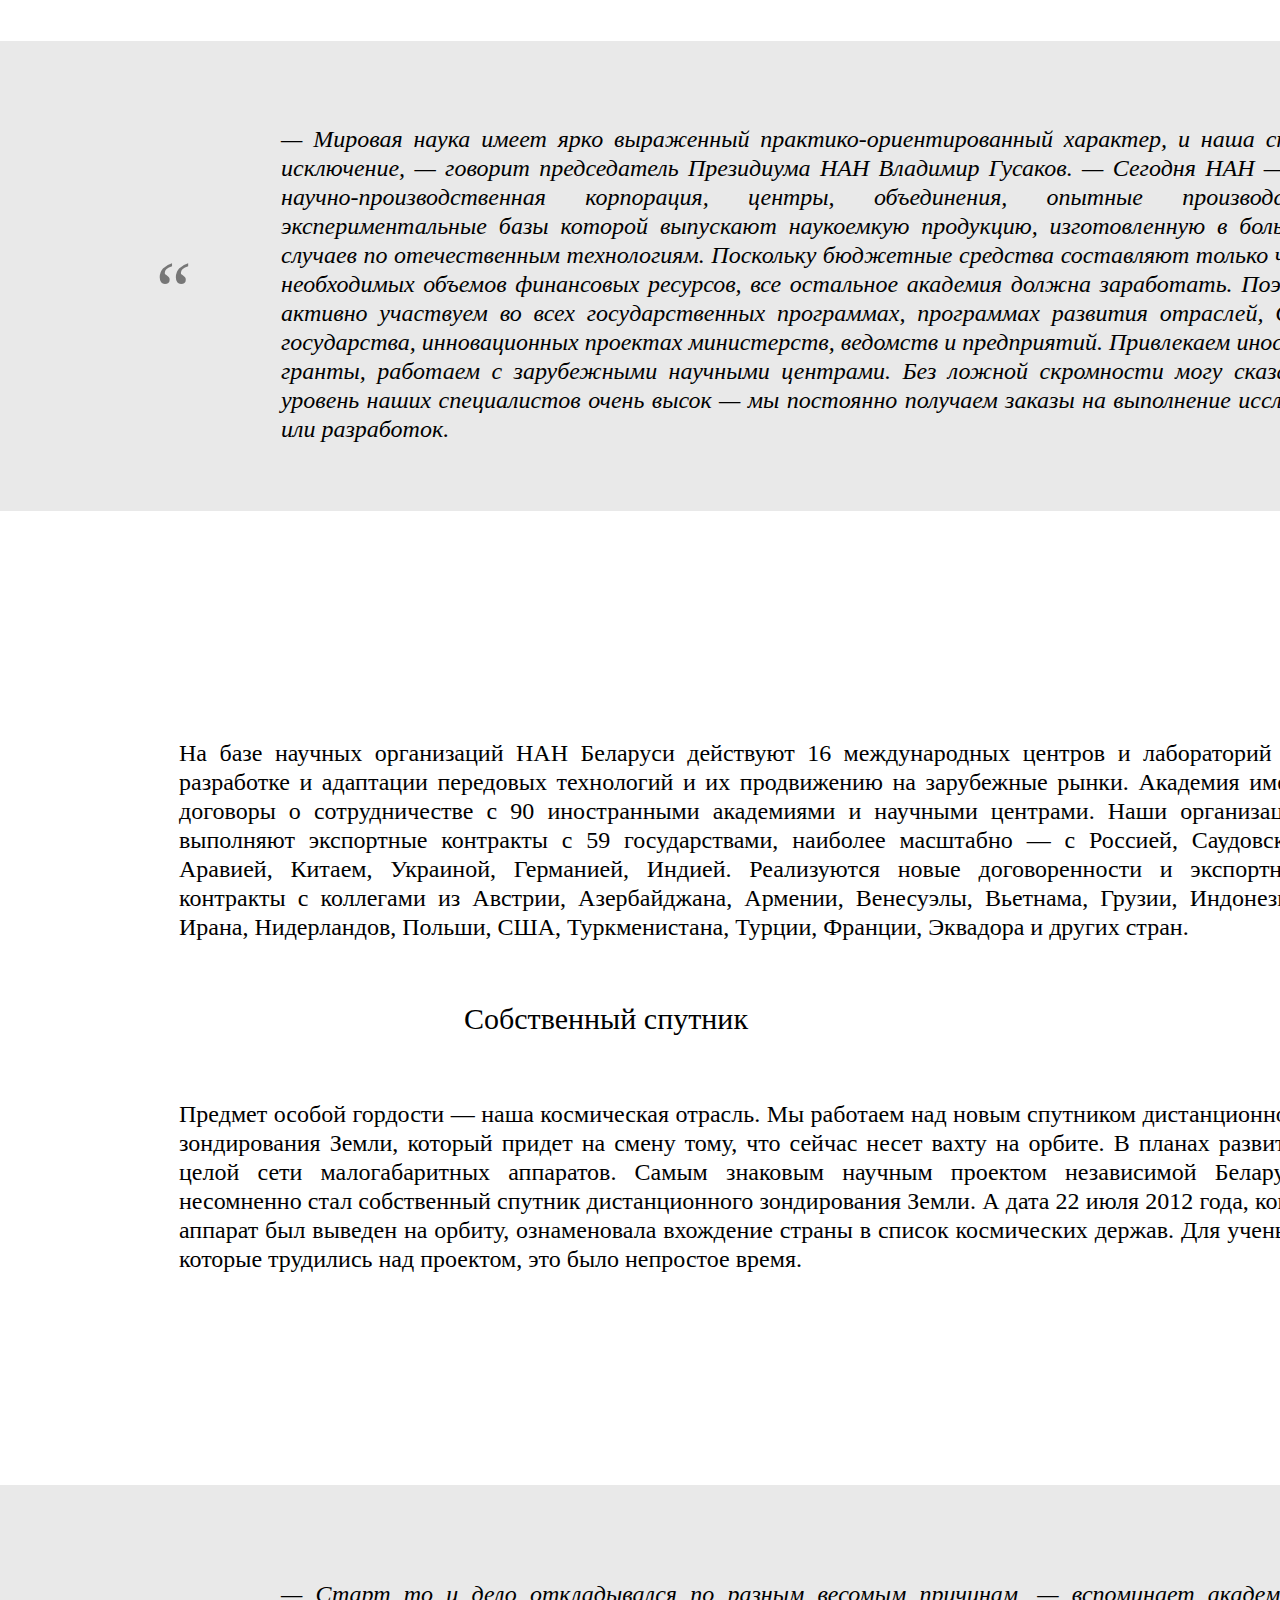
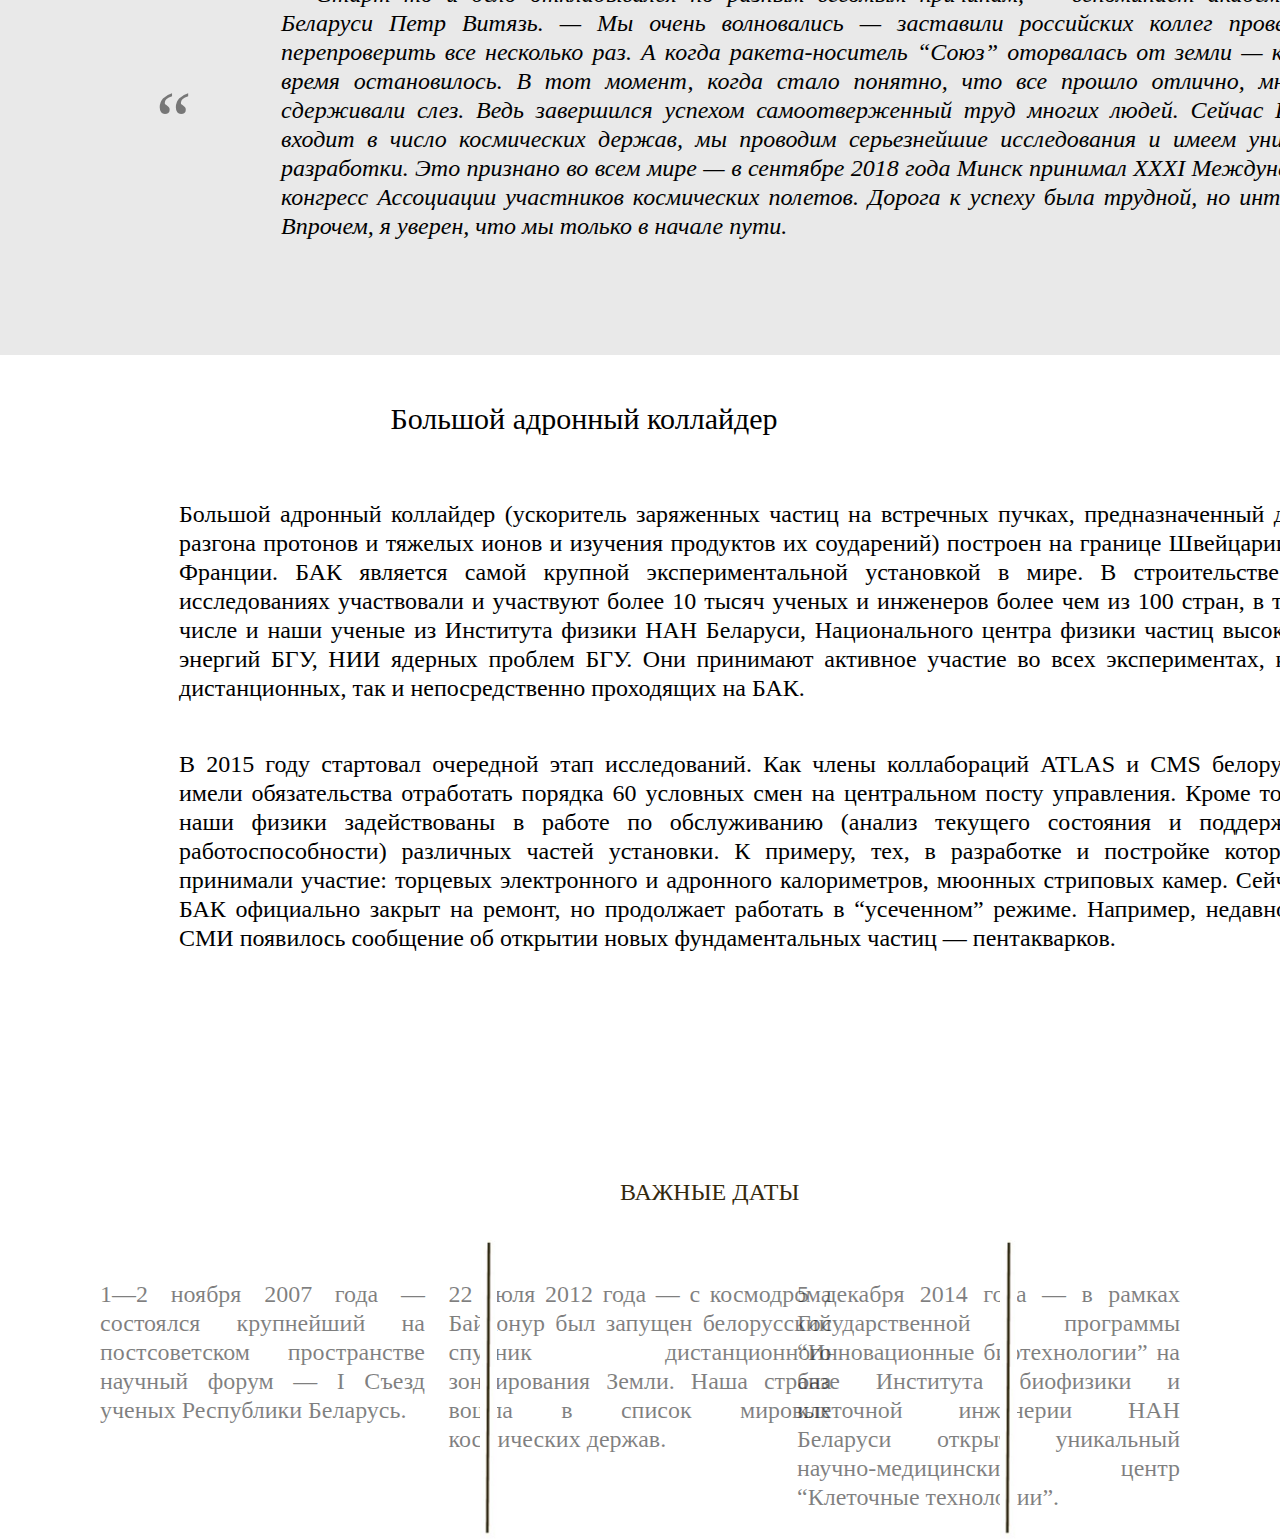
<file: nayka2.html>
<!DOCTYPE html>
<html lang="en">
<head>
    <meta charset="UTF-8">
    <title>Наука</title>
  <link rel="stylesheet" href="nayka.css">
</head>
<body>
<img class="nayka" src="nayka.png" alt="">
<div class="wrapper">
    <div class="txt4">Вклад в инновационную экономику</div>
    <div class="txt18">22 июля 2012 года — с космодрома Байконур был запущен белорусский спутник дистанционного зондирования Земли. Наша страна вошла в список мировых космических держав.</div>
    <div class="txt9">Собственный спутник</div>
    <div class="txt13">Большой адронный коллайдер</div>
</div>


<div class="txt">За последнюю четверть века белорусские ученые достигли серьезных успехов и стали участниками крупнейших международных проектов</div>
<div class="txt2">Наука в беларуси</div>
<div class="block"></div>
<div class="txt3">В Беларуси успешно работают авторитетные научные школы мирового уровня по ряду фундаментальных направлений, включая оптику, квантовую электронику и фотонику, математику, теплофизику и энергетику, материаловедение, машиностроение, геологию, генетику и цитологию, биоорганическую химию, аграрные и общественные науки. </div>
<img class="myjiki" src="myjiki.webp" alt="">
<div class="txt5">В начале 2000-х в Беларуси был взят курс на развитие инновационной экономики. И сегодня тематика фундаментальных и прикладных исследований НАН формируется под ее приоритеты. На данный момент окупаемость научных проектов составляет от 5 до 100 рублей на 1 рубль затрат.</div>

<div class="block2"></div>
<div class="txt6">“</div>
<div class="txt7">— Мировая наука имеет ярко выраженный практико-ориентированный характер, и наша страна не исключение, — говорит председатель Президиума НАН Владимир Гусаков. — Сегодня НАН — мощная научно-производственная корпорация, центры, объединения, опытные производства и экспериментальные базы которой выпускают наукоемкую продукцию, изготовленную в большинстве случаев по отечественным технологиям. Поскольку бюджетные средства составляют только четверть необходимых объемов финансовых ресурсов, все остальное академия должна заработать. Поэтому мы активно участвуем во всех государственных программах, программах развития отраслей, Союзного государства, инновационных проектах министерств, ведомств и предприятий. Привлекаем иностранные гранты, работаем с зарубежными научными центрами. Без ложной скромности могу сказать, что уровень наших специалистов очень высок — мы постоянно получаем заказы на выполнение исследований или разработок.
</div>
<div class="txt8">На базе научных организаций НАН Беларуси действуют 16 международных центров и лабораторий по разработке и адаптации передовых технологий и их продвижению на зарубежные рынки. Академия имеет договоры о сотрудничестве с 90 иностранными академиями и научными центрами. Наши организации выполняют экспортные контракты с 59 государствами, наиболее масштабно — с Россией, Саудовской Аравией, Китаем, Украиной, Германией, Индией. Реализуются новые договоренности и экспортные контракты с коллегами из Австрии, Азербайджана, Армении, Венесуэлы, Вьетнама, Грузии, Индонезии, Ирана, Нидерландов, Польши, США, Туркменистана, Турции, Франции, Эквадора и других стран.
</div>
<div class="txt10">Предмет особой гордости — наша космическая отрасль. Мы работаем над новым спутником дистанционного зондирования Земли, который придет на смену тому, что сейчас несет вахту на орбите. В планах развитие целой сети малогабаритных аппаратов. Самым знаковым научным проектом независимой Беларуси несомненно стал собственный спутник дистанционного зондирования Земли. А дата 22 июля 2012 года, когда аппарат был выведен на орбиту, ознаменовала вхождение страны в список космических держав. Для ученых, которые трудились над проектом, это было непростое время.</div>

<div class="block3"></div>
<div class="txt11">“</div>
<div class="txt12">— Старт то и дело откладывался по разным весомым причинам, — вспоминает академик НАН Беларуси Петр Витязь. — Мы очень волновались — заставили российских коллег проверить и перепроверить все несколько раз. А когда ракета-носитель “Союз” оторвалась от земли — казалось, время остановилось. В тот момент, когда стало понятно, что все прошло отлично, многие не сдерживали слез. Ведь завершился успехом самоотверженный труд многих людей. Сейчас Беларусь входит в число космических держав, мы проводим серьезнейшие исследования и имеем уникальные разработки. Это признано во всем мире — в сентябре 2018 года Минск принимал XXXI Международный конгресс Ассоциации участников космических полетов. Дорога к успеху была трудной, но интересной. Впрочем, я уверен, что мы только в начале пути.</div>
<div class="txt14">Большой адронный коллайдер (ускоритель заряженных частиц на встречных пучках, предназначенный для разгона протонов и тяжелых ионов и изучения продуктов их соударений) построен на границе Швейцарии и Франции. БАК является самой крупной экспериментальной установкой в мире. В строительстве и исследованиях участвовали и участвуют более 10 тысяч ученых и инженеров более чем из 100 стран, в том числе и наши ученые из Института физики НАН Беларуси, Национального центра физики частиц высоких энергий БГУ, НИИ ядерных проблем БГУ. Они принимают активное участие во всех экспериментах, как дистанционных, так и непосредственно проходящих на БАК.</div>
<div class="txt15">В 2015 году стартовал очередной этап исследований. Как члены коллабораций ATLAS и CMS белорусы имели обязательства отработать порядка 60 условных смен на центральном посту управления. Кроме того, наши физики задействованы в работе по обслуживанию (анализ текущего состояния и поддержка работоспособности) различных частей установки. К примеру, тех, в разработке и постройке которых принимали участие: торцевых электронного и адронного калориметров, мюонных стриповых камер. Сейчас БАК официально закрыт на ремонт, но продолжает работать в “усеченном” режиме. Например, недавно в СМИ появилось сообщение об открытии новых фундаментальных частиц — пентакварков.</div>

<div class="txt16">ВАЖНЫЕ ДАТЫ</div>
<div class="txt17">1—2 ноября 2007 года — состоялся крупнейший на постсоветском пространстве научный форум — I Съезд ученых Республики Беларусь.</div>
<div class="txt19">5 декабря 2014 года — в рамках Государственной программы “Инновационные биотехнологии” на базе Института биофизики и клеточной инженерии НАН Беларуси открыт уникальный научно-медицинский центр “Клеточные технологии”.</div>

<img class="line1" src="line2.jpeg" alt="">
<img class="line2" src="line2.jpeg" alt="">









<script>
  document.addEventListener("DOMContentLoaded", function (event) {
    var scrollpos = localStorage.getItem("scrollpos");
    if (scrollpos) window.scrollTo(0, scrollpos);
  });

  window.onscroll = function (e) {
    localStorage.setItem("scrollpos", window.scrollY);
  };
</script>
</body>
</html>
</file>
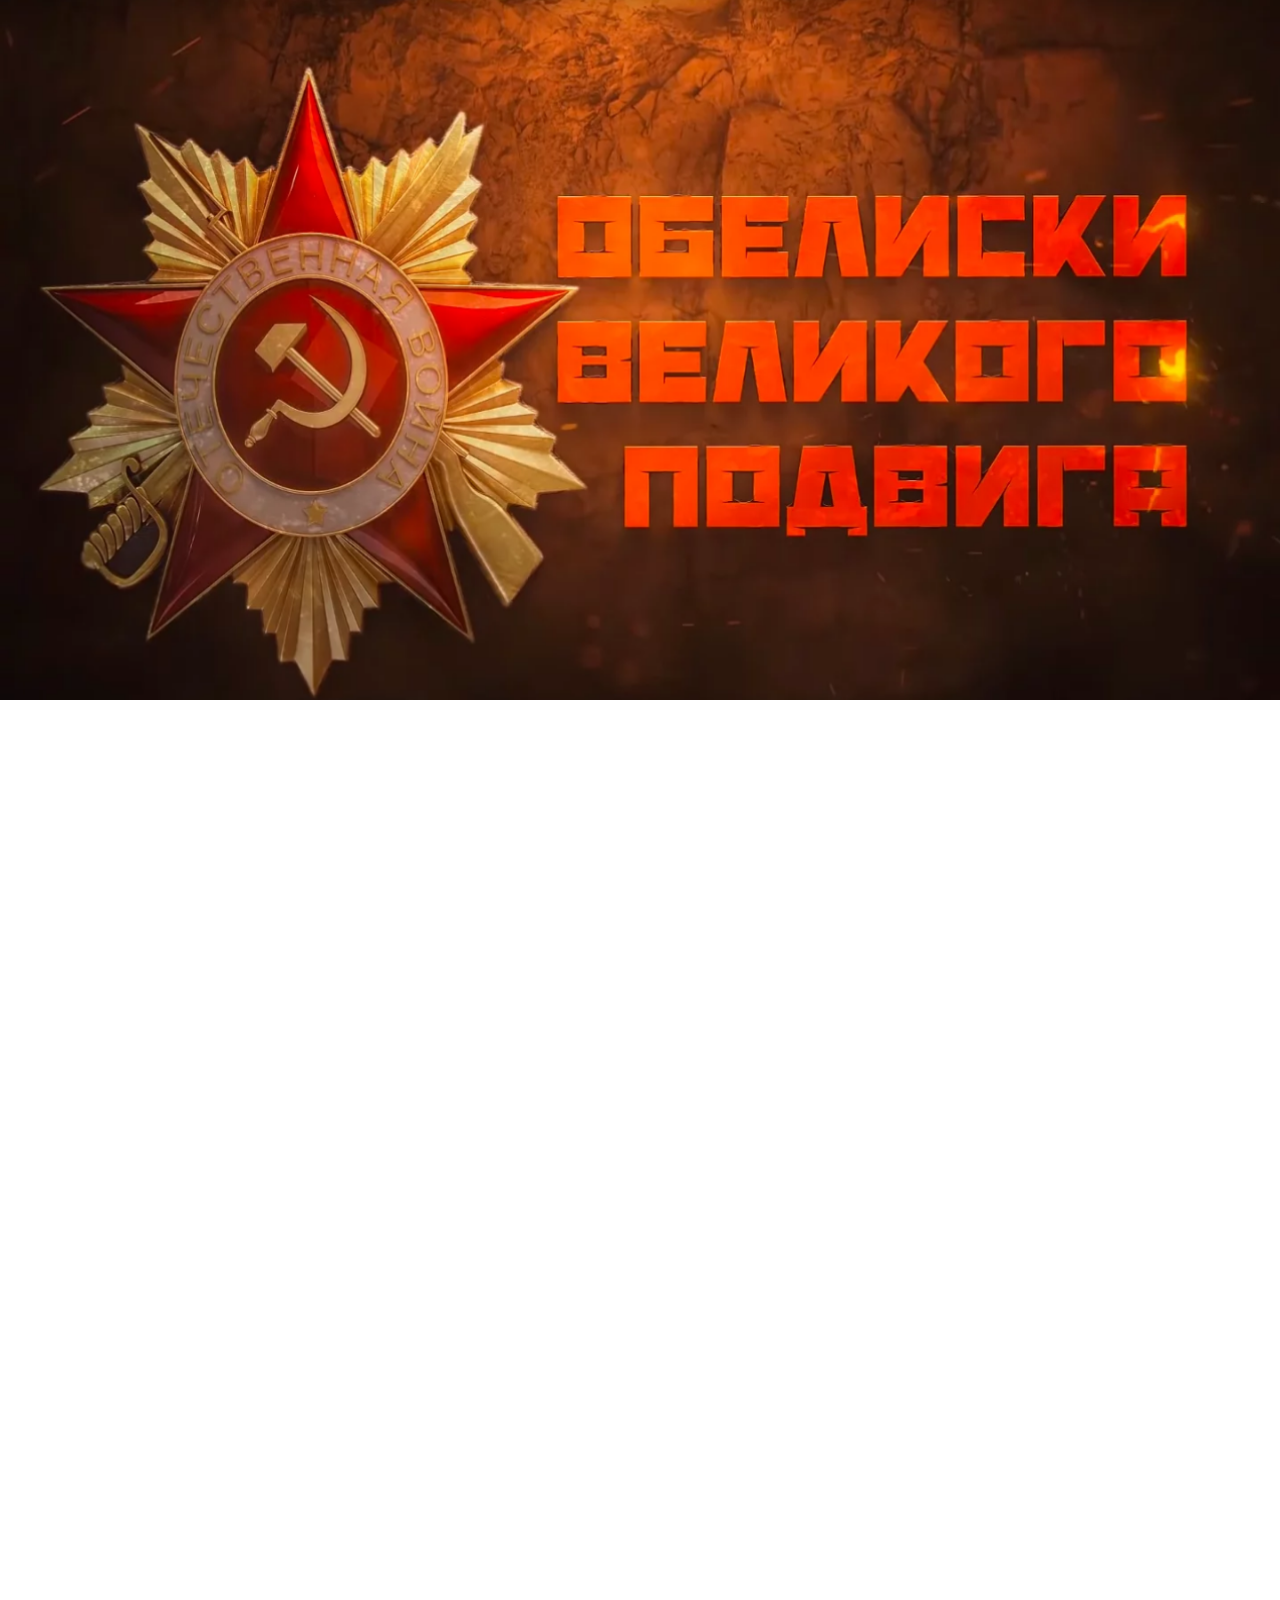
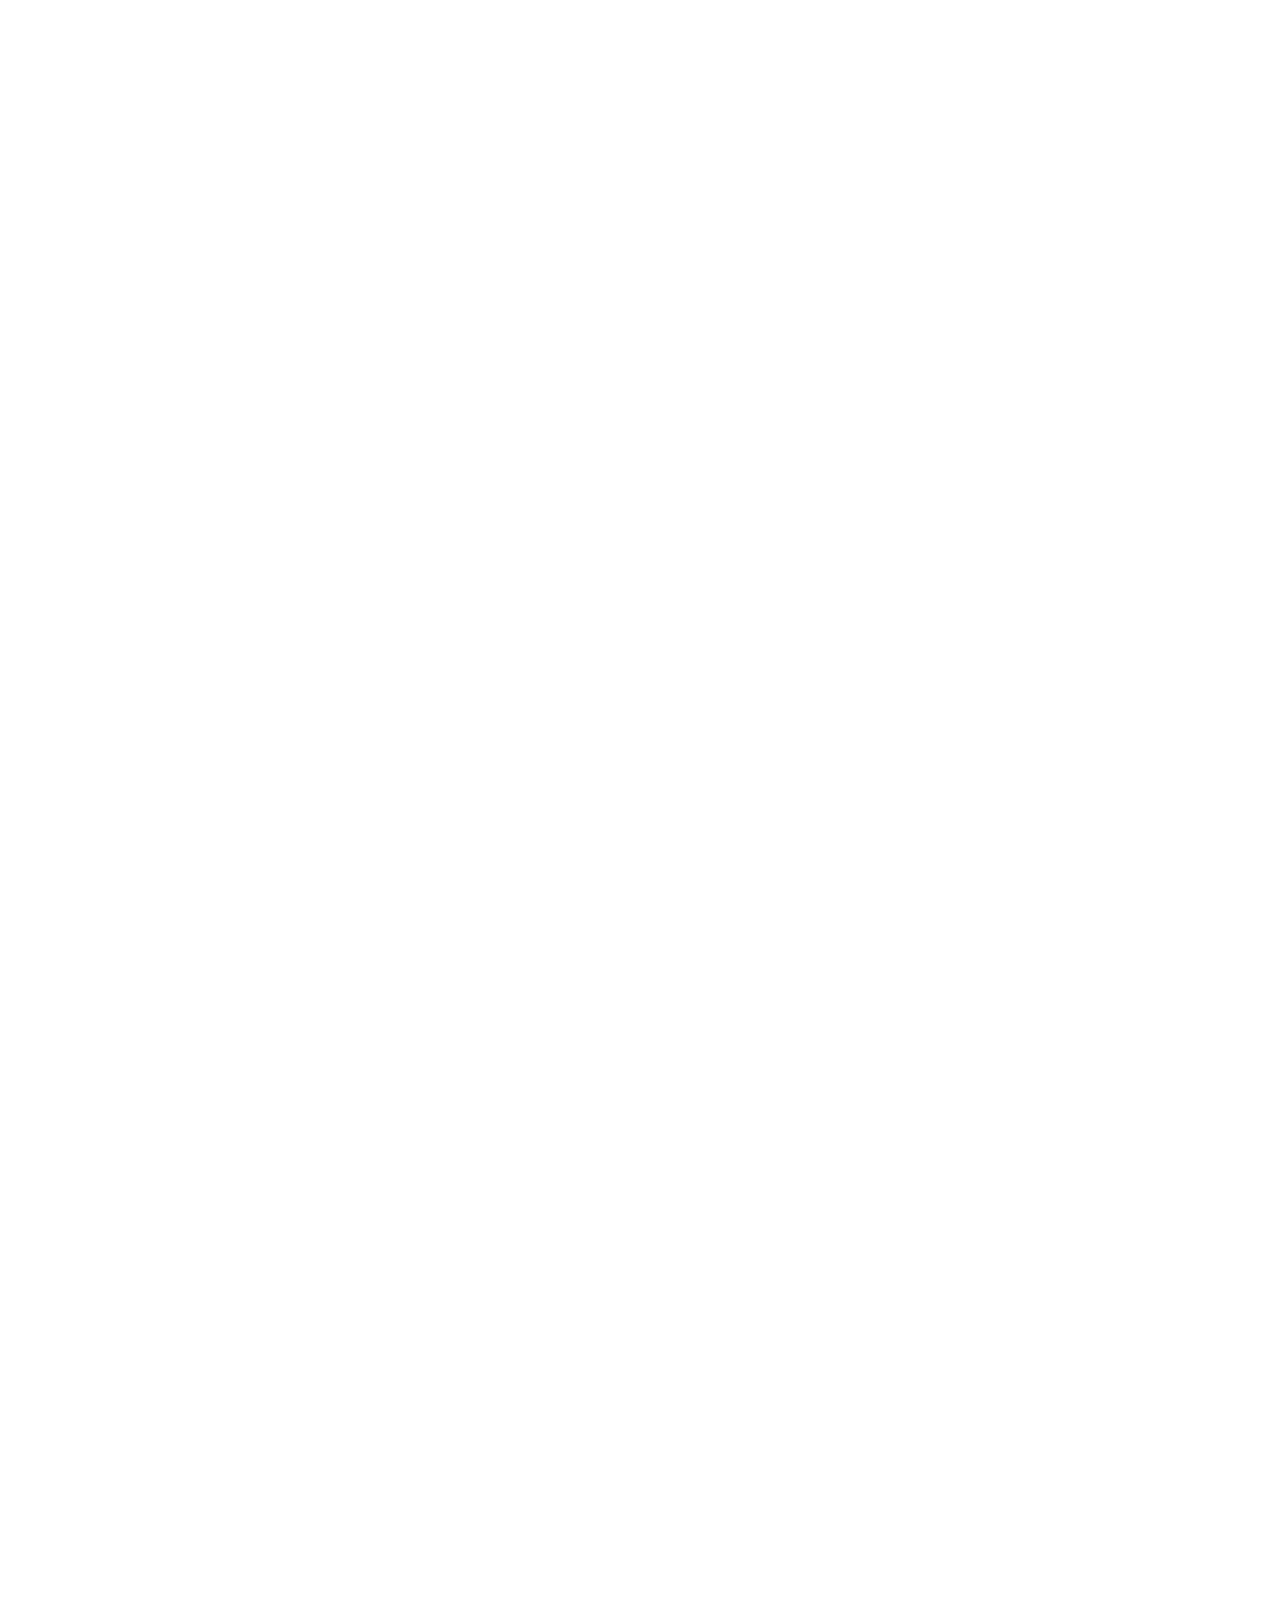
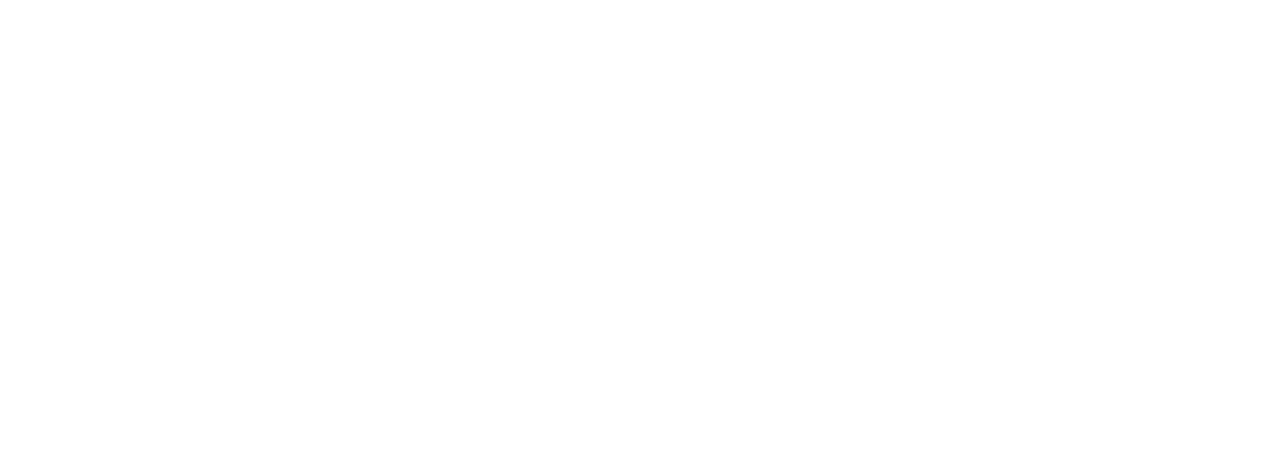
<file: obeliski.html>
<!DOCTYPE html>
<html lang="en">
<head>
    <meta charset="UTF-8">
    <title>Обелиски</title>
  <link rel="stylesheet" href="obeiski.css">
</head>
<body>
<img class="abv" src="obeliski.png" alt="">

<iframe class="v1" width="560" height="315" src="https://www.youtube.com/embed/RBT3w4L-BKE" title="YouTube video player" frameborder="0" allow="accelerometer; autoplay; clipboard-write; encrypted-media; gyroscope; picture-in-picture" allowfullscreen></iframe>
<iframe class="v2" width="560" height="315" src="https://www.youtube.com/embed/nHOm4Zy558o" title="YouTube video player" frameborder="0" allow="accelerometer; autoplay; clipboard-write; encrypted-media; gyroscope; picture-in-picture" allowfullscreen></iframe>
<iframe class="v3" width="560" height="315" src="https://www.youtube.com/embed/oK1iYuQ55xo" title="YouTube video player" frameborder="0" allow="accelerometer; autoplay; clipboard-write; encrypted-media; gyroscope; picture-in-picture" allowfullscreen></iframe>
<iframe class="v4" width="560" height="315" src="https://www.youtube.com/embed/l1x1vji4A0k" title="YouTube video player" frameborder="0" allow="accelerometer; autoplay; clipboard-write; encrypted-media; gyroscope; picture-in-picture" allowfullscreen></iframe>
<iframe class="v5" width="560" height="315" src="https://www.youtube.com/embed/ZNBvJiz9QxU" title="YouTube video player" frameborder="0" allow="accelerometer; autoplay; clipboard-write; encrypted-media; gyroscope; picture-in-picture" allowfullscreen></iframe>
<iframe class="v6" width="560" height="315" src="https://www.youtube.com/embed/eYIrKKoPJyY" title="YouTube video player" frameborder="0" allow="accelerometer; autoplay; clipboard-write; encrypted-media; gyroscope; picture-in-picture" allowfullscreen></iframe>
<iframe class="v7" width="560" height="315" src="https://www.youtube.com/embed/xMbj-688cu4" title="YouTube video player" frameborder="0" allow="accelerometer; autoplay; clipboard-write; encrypted-media; gyroscope; picture-in-picture" allowfullscreen></iframe>
<iframe class="v8" width="560" height="315" src="https://www.youtube.com/embed/OofXs1Vtk-4" title="YouTube video player" frameborder="0" allow="accelerometer; autoplay; clipboard-write; encrypted-media; gyroscope; picture-in-picture" allowfullscreen></iframe>

<iframe class="c1" width="560" height="315" src="https://www.youtube.com/embed/MO25af9_5DY" title="YouTube video player" frameborder="0" allow="accelerometer; autoplay; clipboard-write; encrypted-media; gyroscope; picture-in-picture" allowfullscreen></iframe>
<iframe class="c2" width="560" height="315" src="https://www.youtube.com/embed/V6EUsWHFGEk" title="YouTube video player" frameborder="0" allow="accelerometer; autoplay; clipboard-write; encrypted-media; gyroscope; picture-in-picture" allowfullscreen></iframe>
<iframe class="c3" width="560" height="315" src="https://www.youtube.com/embed/23EQjL03igU" title="YouTube video player" frameborder="0" allow="accelerometer; autoplay; clipboard-write; encrypted-media; gyroscope; picture-in-picture" allowfullscreen></iframe>
<iframe class="c4" width="560" height="315" src="https://www.youtube.com/embed/8RrFn9vN-PY" title="YouTube video player" frameborder="0" allow="accelerometer; autoplay; clipboard-write; encrypted-media; gyroscope; picture-in-picture" allowfullscreen></iframe>
<iframe class="c5" width="560" height="315" src="https://www.youtube.com/embed/y8pOFZgqubo" title="YouTube video player" frameborder="0" allow="accelerometer; autoplay; clipboard-write; encrypted-media; gyroscope; picture-in-picture" allowfullscreen></iframe>
<iframe class="c6" width="560" height="315" src="https://www.youtube.com/embed/Gj2aFj1517k" title="YouTube video player" frameborder="0" allow="accelerometer; autoplay; clipboard-write; encrypted-media; gyroscope; picture-in-picture" allowfullscreen></iframe>
<iframe class="c7" width="560" height="315" src="https://www.youtube.com/embed/LOYDhDsOWjg" title="YouTube video player" frameborder="0" allow="accelerometer; autoplay; clipboard-write; encrypted-media; gyroscope; picture-in-picture" allowfullscreen></iframe>
<iframe class="c8" width="560" height="315" src="https://www.youtube.com/embed/TS8PLHIcO4A" title="YouTube video player" frameborder="0" allow="accelerometer; autoplay; clipboard-write; encrypted-media; gyroscope; picture-in-picture" allowfullscreen></iframe>

</body>
</html>
</file>
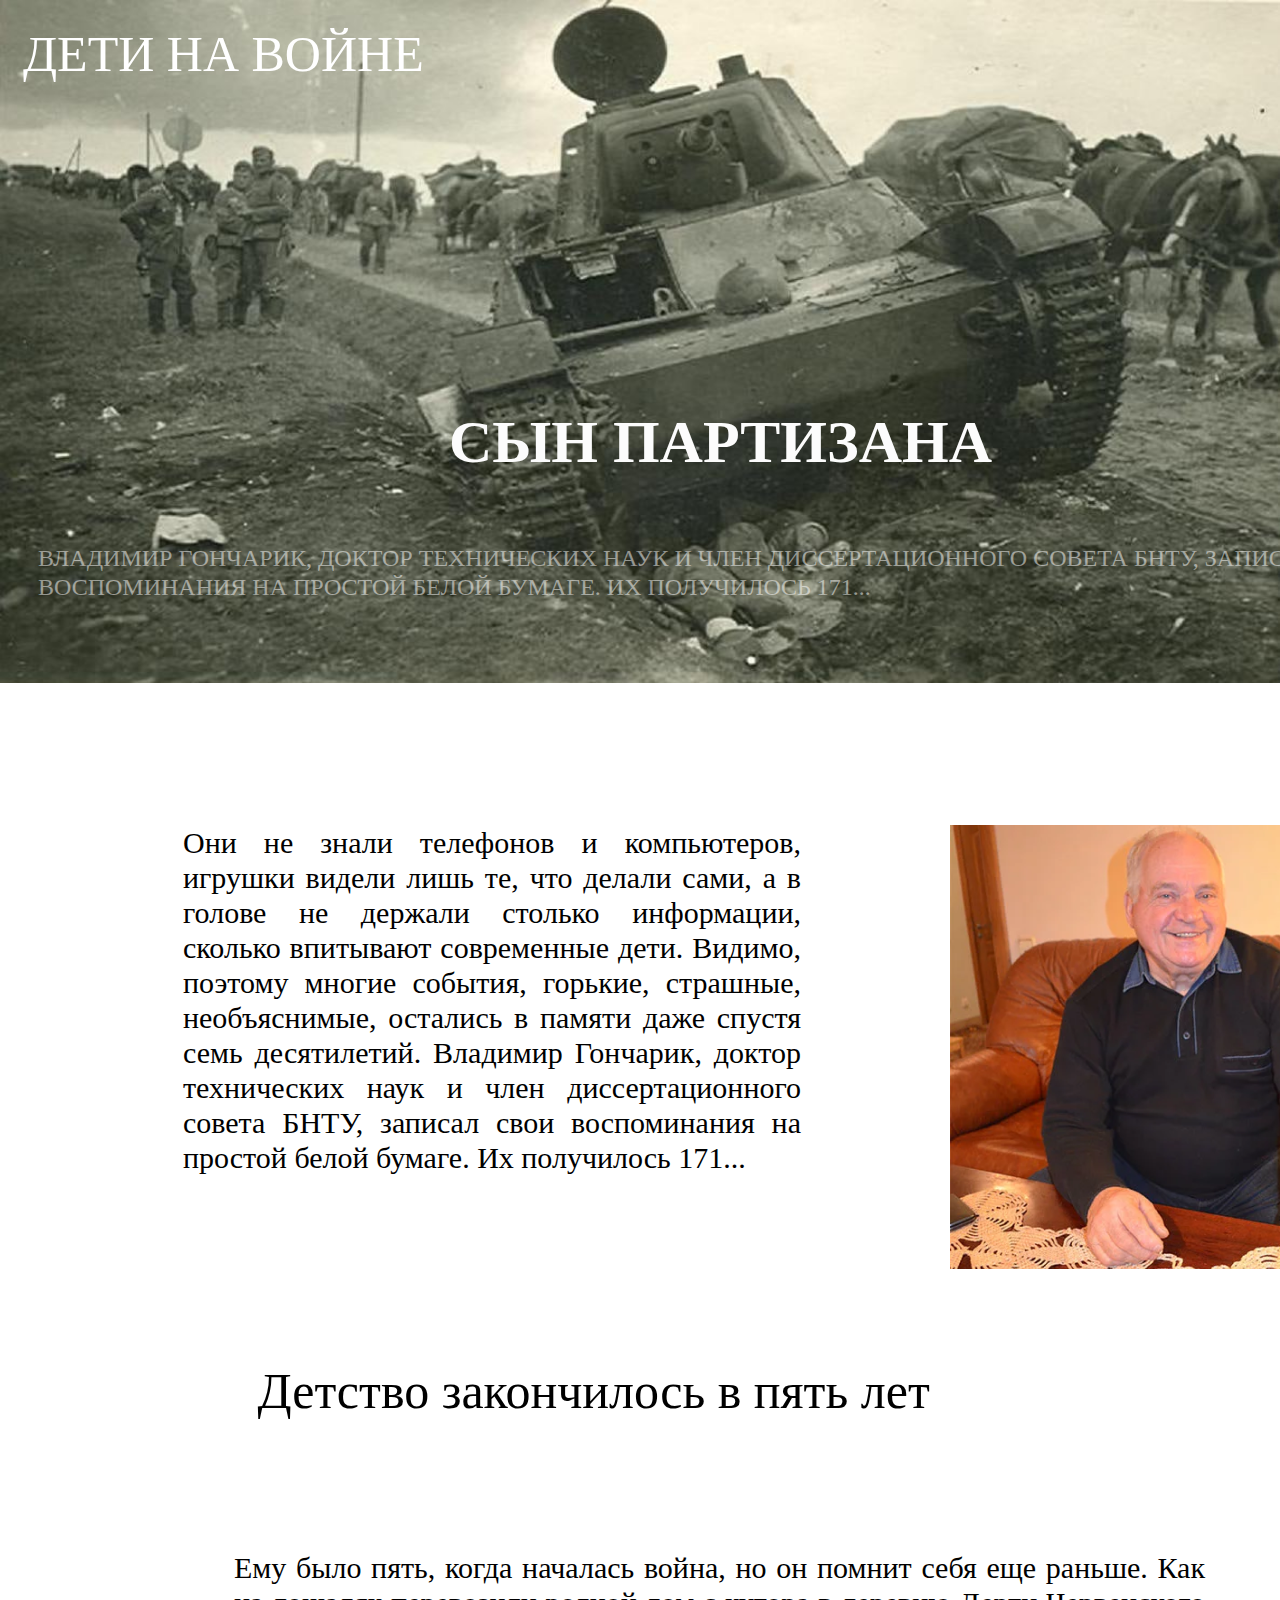
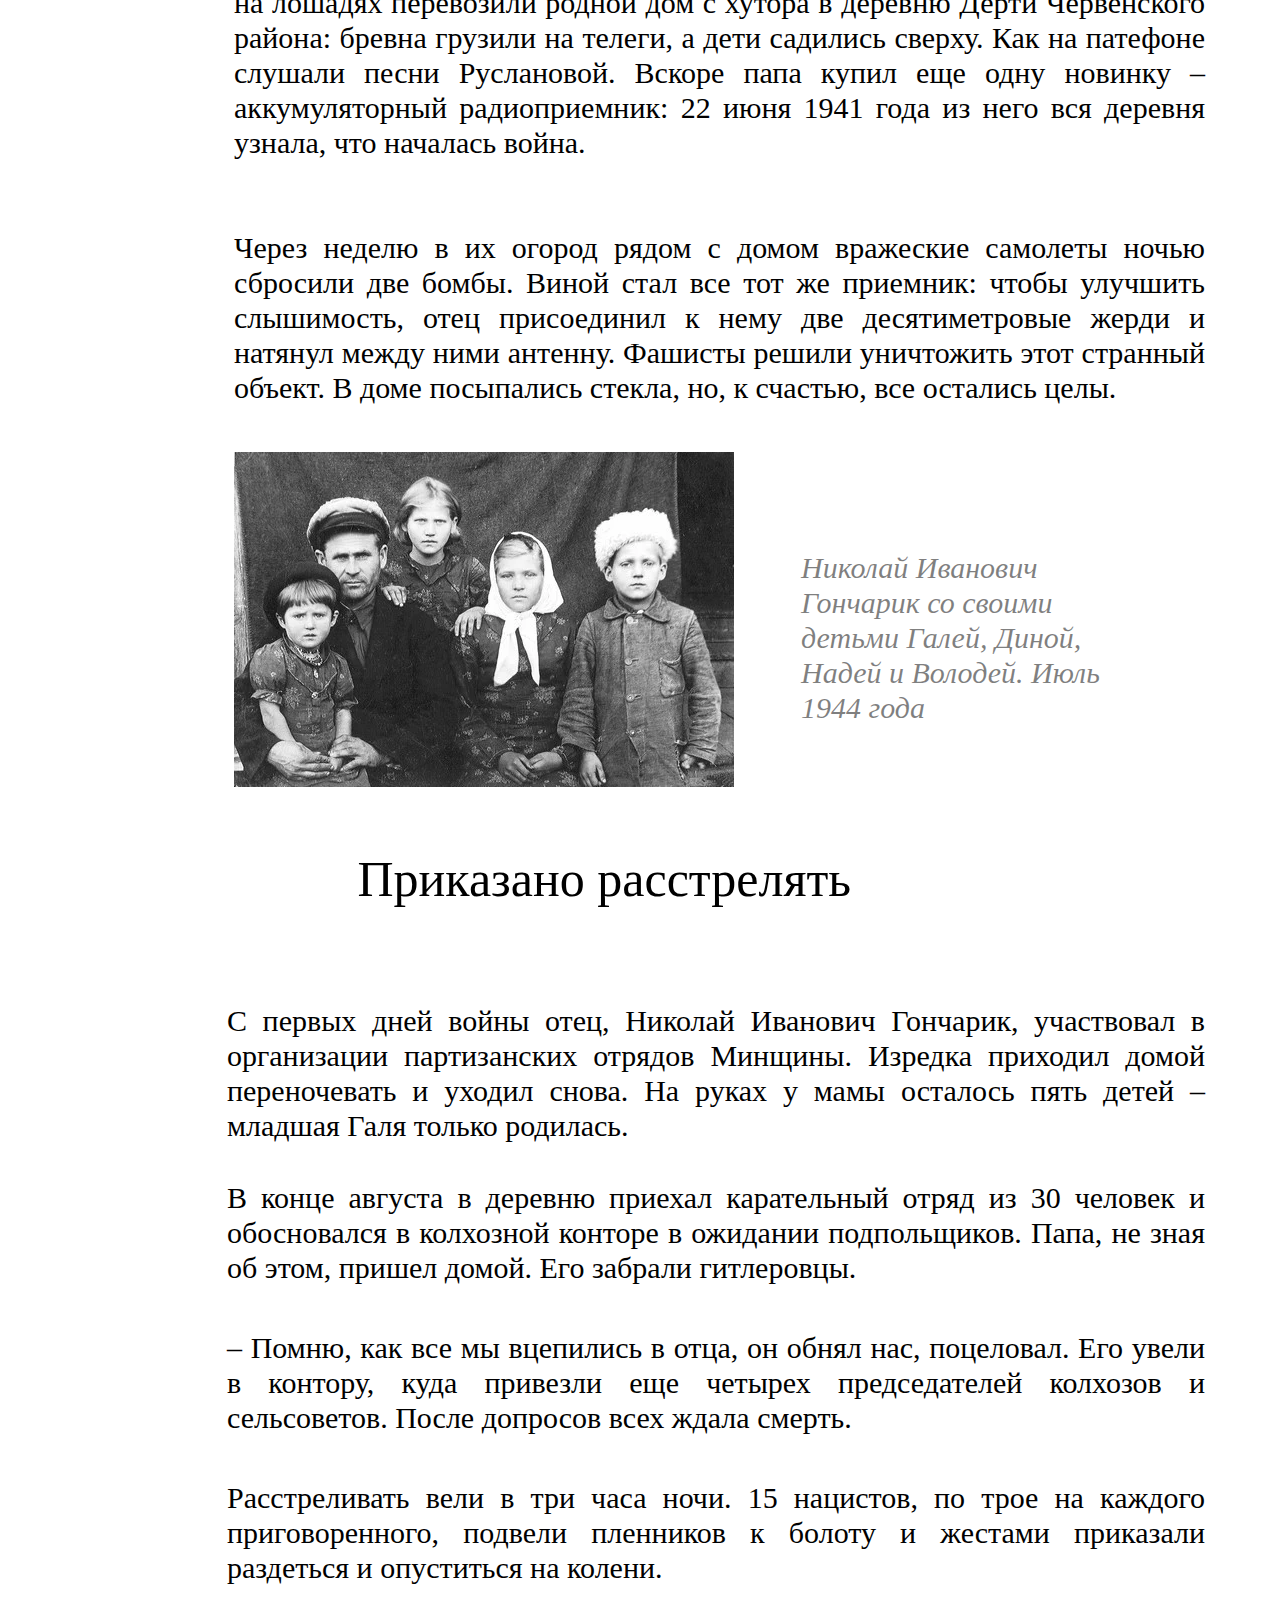
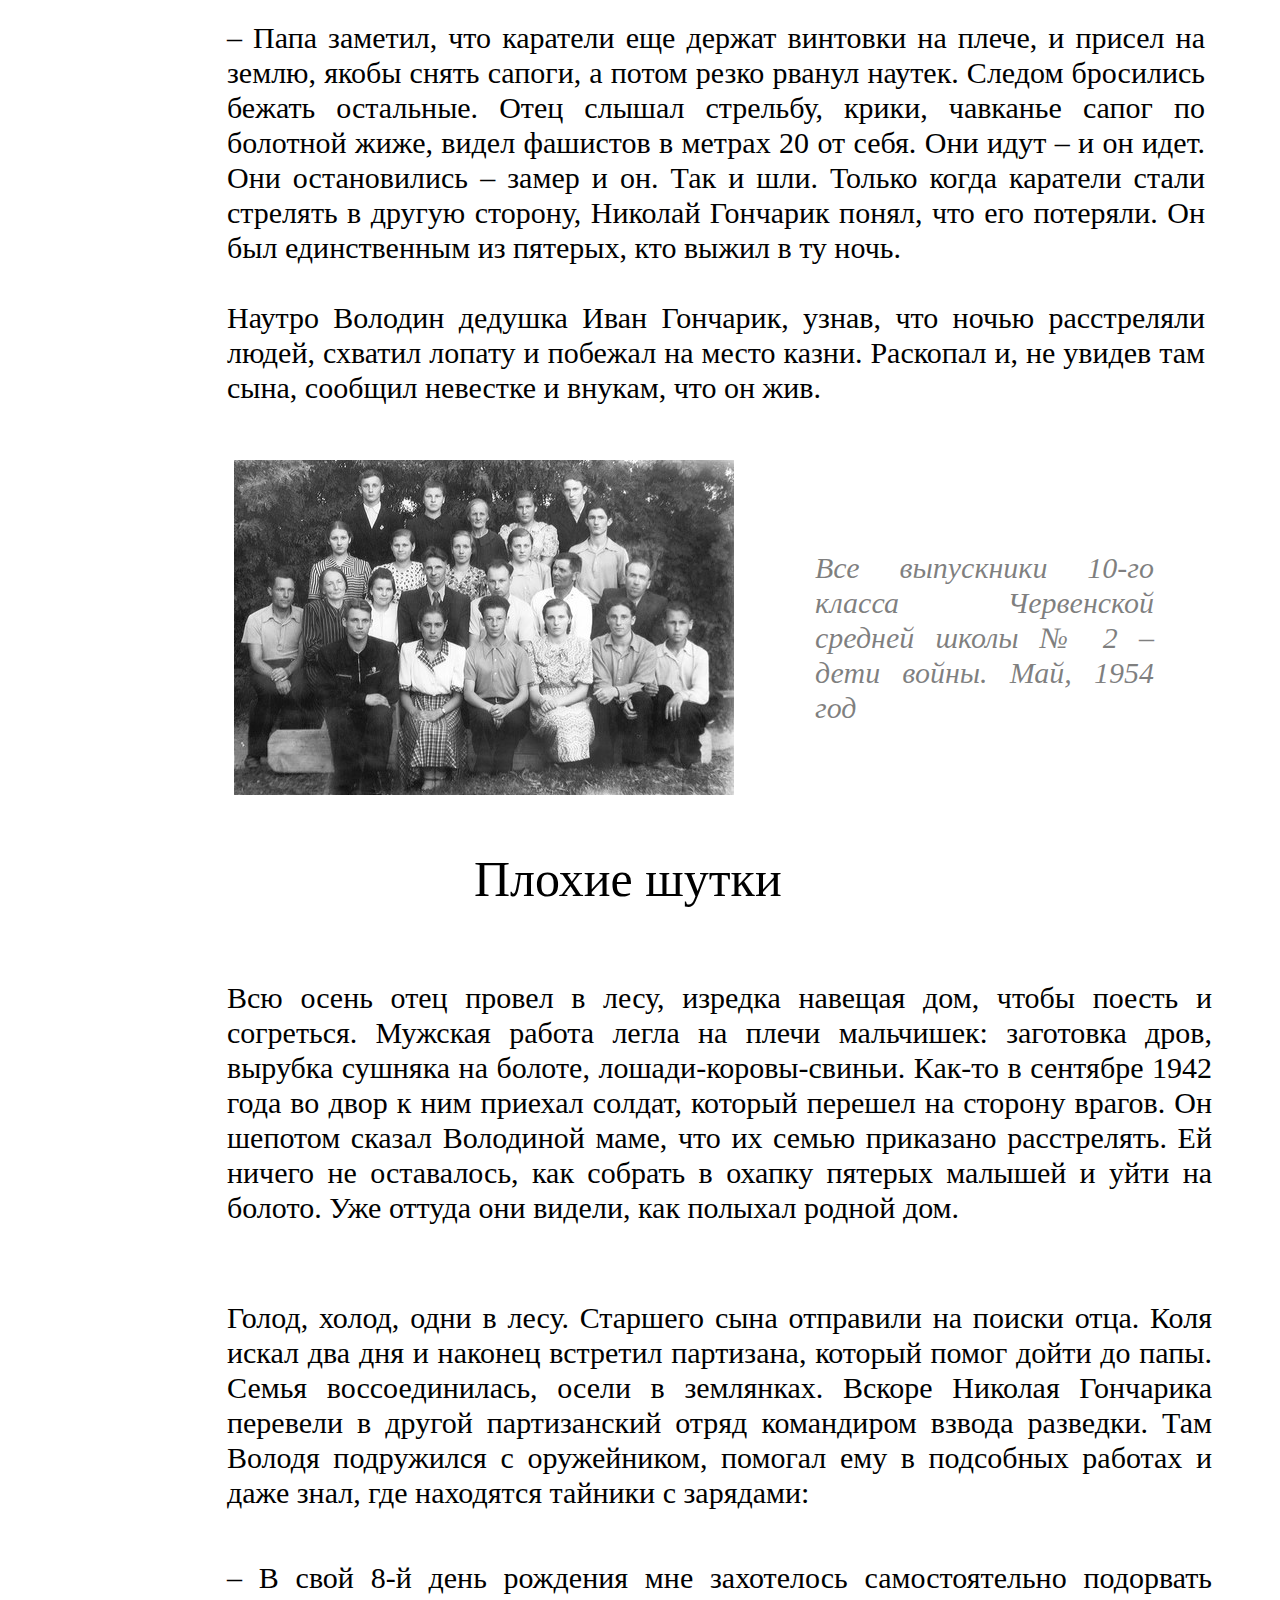
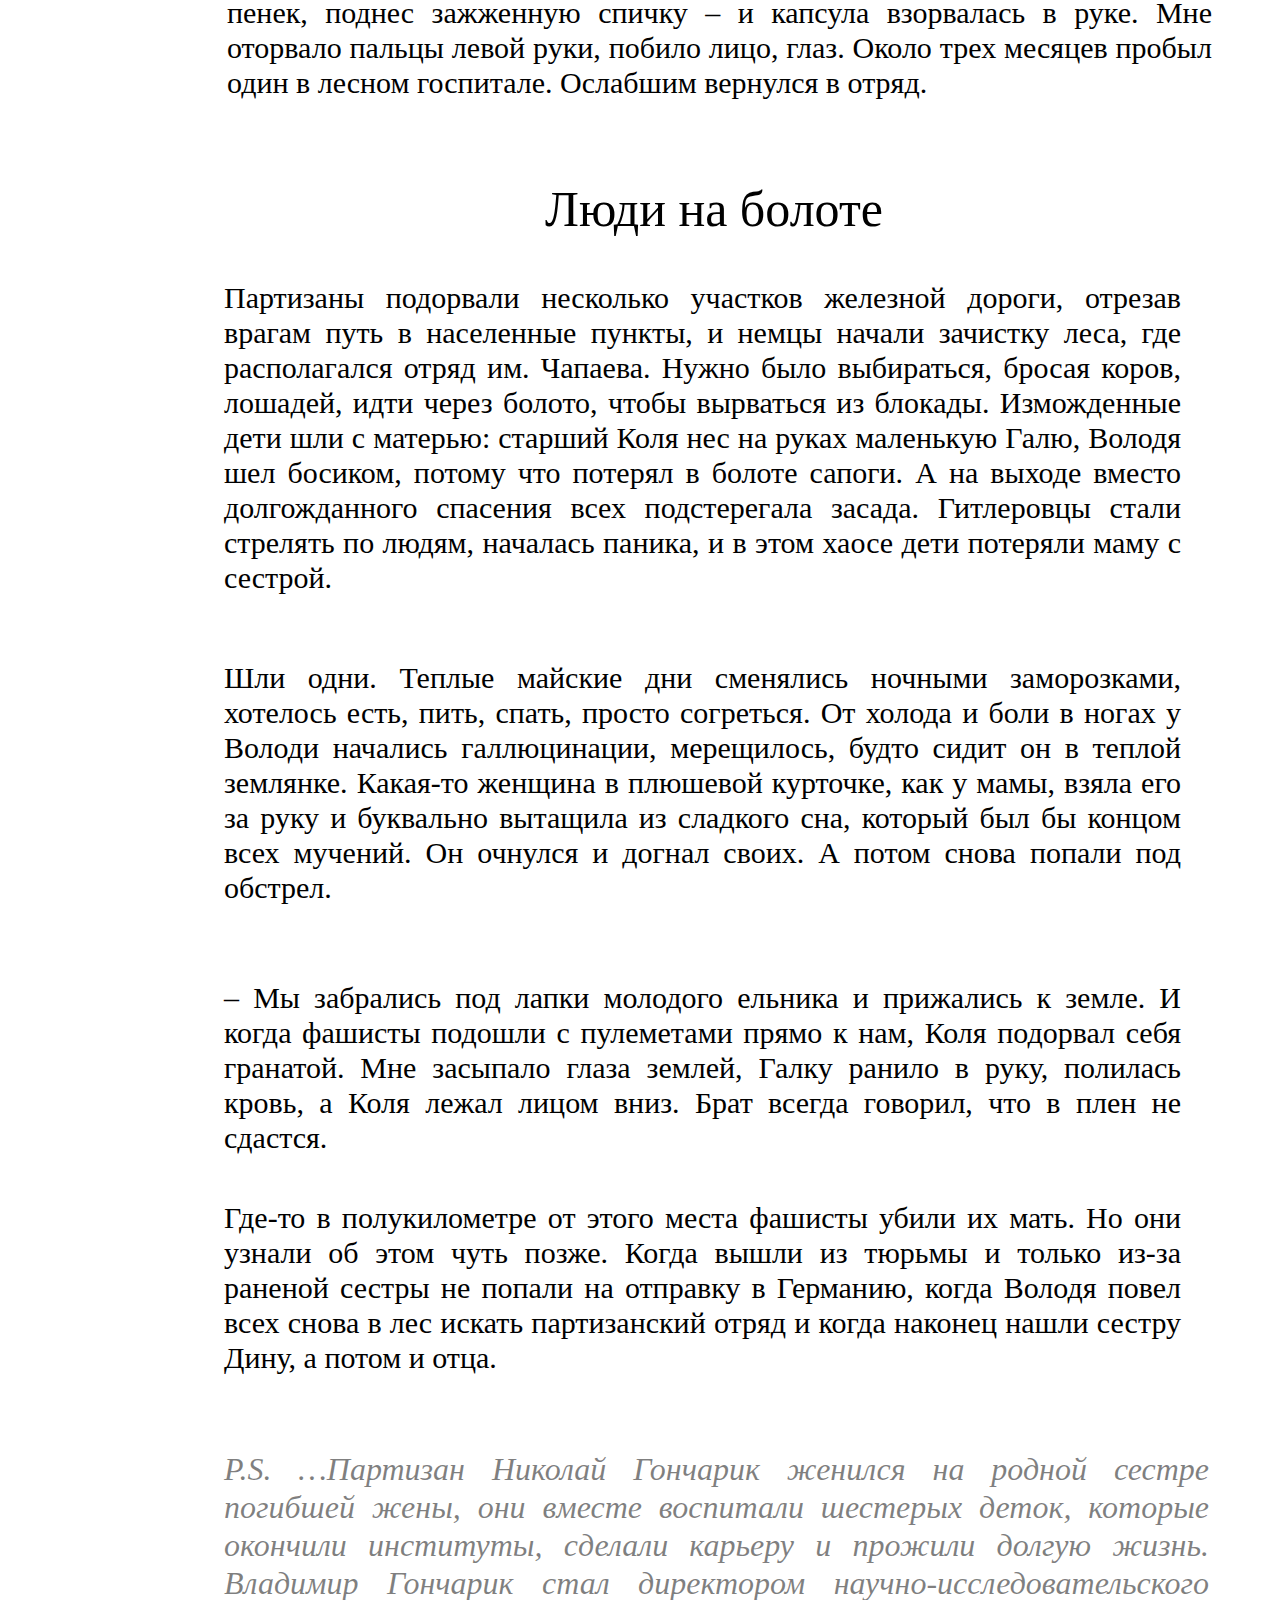
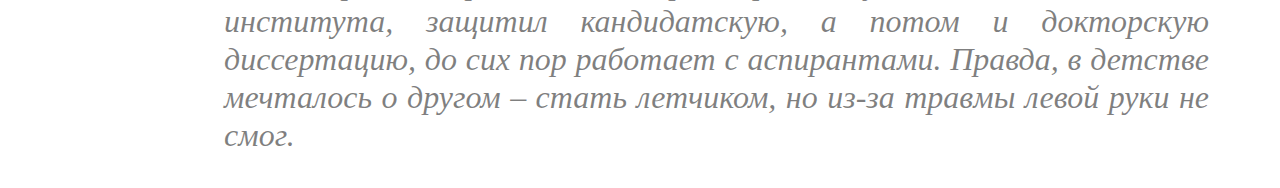
<file: partizan.html>
<!DOCTYPE html>
<html lang="en">
<head>
    <meta charset="UTF-8">
    <title>Title</title>
  <link rel="stylesheet" href="partizan.css">
</head>
<body>
<img class="var" src="var.jpg" alt="">
<div class="txt">Дети на войне</div>
<div class="wrapper">
  <div class="txt1">Сын партизана</div>
  <div class="txt4">Детство закончилось в пять лет</div>
    <div class="txt8">Приказано расстрелять</div>
    <div class="txt16">Плохие шутки</div>
</div>
<div class="txt2">Владимир Гончарик, доктор технических наук и член диссертационного совета БНТУ, записал свои воспоминания на простой белой бумаге. Их получилось 171...</div>
<div class="txt3">Они не знали телефонов и компьютеров, игрушки видели лишь те, что делали сами, а в голове не держали столько информации, сколько впитывают современные дети. Видимо, поэтому многие события, горькие, страшные, необъяснимые, остались в памяти даже спустя семь десятилетий. Владимир Гончарик, доктор технических наук и член диссертационного совета БНТУ, записал свои воспоминания на простой белой бумаге. Их получилось 171...</div>
<img class="partizanded" src="dedpart.png" alt="">
<div class="txt5">Ему было пять, когда началась война, но он помнит себя еще раньше. Как на лошадях перевозили родной дом с хутора в деревню Дерти Червенского района: бревна грузили на телеги, а дети садились сверху. Как на патефоне слушали песни Руслановой. Вскоре папа купил еще одну новинку – аккумуляторный радиоприемник: 22 июня 1941 года из него вся деревня узнала, что началась война.</div>
<div class="txt6">Через неделю в их огород рядом с домом вражеские самолеты ночью сбросили две бомбы. Виной стал все тот же приемник: чтобы улучшить слышимость, отец присоединил к нему две десятиметровые жерди и натянул между ними антенну. Фашисты решили уничтожить этот странный объект. В доме посыпались стекла, но, к счастью, все остались целы.</div>
<img class="pplz" src="pplz.png" alt="">
<div class="txt7">Николай Иванович Гончарик со своими детьми Галей, Диной, Надей и Володей. Июль 1944 года</div>
<div class="txt9">С первых дней войны отец, Николай Иванович Гончарик, участвовал в организации партизанских отрядов Минщины. Изредка приходил домой переночевать и уходил снова. На руках у мамы осталось пять детей – младшая Галя только родилась.</div>
<div class="txt10">В конце августа в деревню приехал карательный отряд из 30 человек и обосновался в колхозной конторе в ожидании подпольщиков. Папа, не зная об этом, пришел домой. Его забрали гитлеровцы.</div>
<div class="txt11">– Помню, как все мы вцепились в отца, он обнял нас, поцеловал. Его увели в контору, куда привезли еще четырех председателей колхозов и сельсоветов. После допросов всех ждала смерть.
</div>
<div class="txt12">Расстреливать вели в три часа ночи. 15 нацистов, по трое на каждого приговоренного, подвели пленников к болоту и жестами приказали раздеться и опуститься на колени.</div>
<div class="txt13">– Папа заметил, что каратели еще держат винтовки на плече, и присел на землю, якобы снять сапоги, а потом резко рванул наутек. Следом бросились бежать остальные. Отец слышал стрельбу, крики, чавканье сапог по болотной жиже, видел фашистов в метрах 20 от себя. Они идут – и он идет. Они остановились – замер и он. Так и шли. Только когда каратели стали стрелять в другую сторону, Николай Гончарик понял, что его потеряли. Он был единственным из пятерых, кто выжил в ту ночь.</div>
<div class="txt14">Наутро Володин дедушка Иван Гончарик, узнав, что ночью расстреляли людей, схватил лопату и побежал на место казни. Раскопал и, не увидев там сына, сообщил невестке и внукам, что он жив.</div>

<img class="family" src="family.png" alt="">
<div class="txt15">Все выпускники 10-го класса Червенской средней школы № 2 – дети войны. Май, 1954 год</div>

<div class="txt17">Всю осень отец провел в лесу, изредка навещая дом, чтобы поесть и согреться. Мужская работа легла на плечи мальчишек: заготовка дров, вырубка сушняка на болоте, лошади-коровы-свиньи. Как-то в сентябре 1942 года во двор к ним приехал солдат, который перешел на сторону врагов. Он шепотом сказал Володиной маме, что их семью приказано расстрелять. Ей ничего не оставалось, как собрать в охапку пятерых малышей и уйти на болото. Уже оттуда они видели, как полыхал родной дом.
</div>
<div class="txt18">Голод, холод, одни в лесу. Старшего сына отправили на поиски отца. Коля искал два дня и наконец встретил партизана, который помог дойти до папы. Семья воссоединилась, осели в землянках. Вскоре Николая Гончарика перевели в другой партизанский отряд командиром взвода разведки. Там Володя подружился с оружейником, помогал ему в подсобных работах и даже знал, где находятся тайники с зарядами:</div>
<div class="txt19">– В свой 8-й день рождения мне захотелось самостоятельно подорвать пенек, поднес зажженную спичку – и капсула взорвалась в руке. Мне оторвало пальцы левой руки, побило лицо, глаз. Около трех месяцев пробыл один в лесном госпитале. Ослабшим вернулся в отряд.</div>
<div class="txt20">Люди на болоте</div>
<div class="txt21">Партизаны подорвали несколько участков железной дороги, отрезав врагам путь в населенные пункты, и немцы начали зачистку леса, где располагался отряд им. Чапаева. Нужно было выбираться, бросая коров, лошадей, идти через болото, чтобы вырваться из блокады. Изможденные дети шли с матерью: старший Коля нес на руках маленькую Галю, Володя шел босиком, потому что потерял в болоте сапоги. А на выходе вместо долгожданного спасения всех подстерегала засада. Гитлеровцы стали стрелять по людям, началась паника, и в этом хаосе дети потеряли маму с сестрой.</div>
<div class="txt22">Шли одни. Теплые майские дни сменялись ночными заморозками, хотелось есть, пить, спать, просто согреться. От холода и боли в ногах у Володи начались галлюцинации, мерещилось, будто сидит он в теплой землянке. Какая-то женщина в плюшевой курточке, как у мамы, взяла его за руку и буквально вытащила из сладкого сна, который был бы концом всех мучений. Он очнулся и догнал своих. А потом снова попали под обстрел.</div>
<div class="txt23">– Мы забрались под лапки молодого ельника и прижались к земле. И когда фашисты подошли с пулеметами прямо к нам, Коля подорвал себя гранатой. Мне засыпало глаза землей, Галку ранило в руку, полилась кровь, а Коля лежал лицом вниз. Брат всегда говорил, что в плен не сдастся.</div>
<div class="txt24">Где-то в полукилометре от этого места фашисты убили их мать. Но они узнали об этом чуть позже. Когда вышли из тюрьмы и только из-за раненой сестры не попали на отправку в Германию, когда Володя повел всех снова в лес искать партизанский отряд и когда наконец нашли сестру Дину, а потом и отца.</div>
<div class="txt25">P.S. …Партизан Николай Гончарик женился на родной сестре погибшей жены, они вместе воспитали шестерых деток, которые окончили институты, сделали карьеру и прожили долгую жизнь. Владимир Гончарик стал директором научно-исследовательского института, защитил кандидатскую, а потом и докторскую диссертацию, до сих пор работает с аспирантами. Правда, в детстве мечталось о другом – стать летчиком, но из-за травмы левой руки не смог.</div>













</body>
</html>
</file>
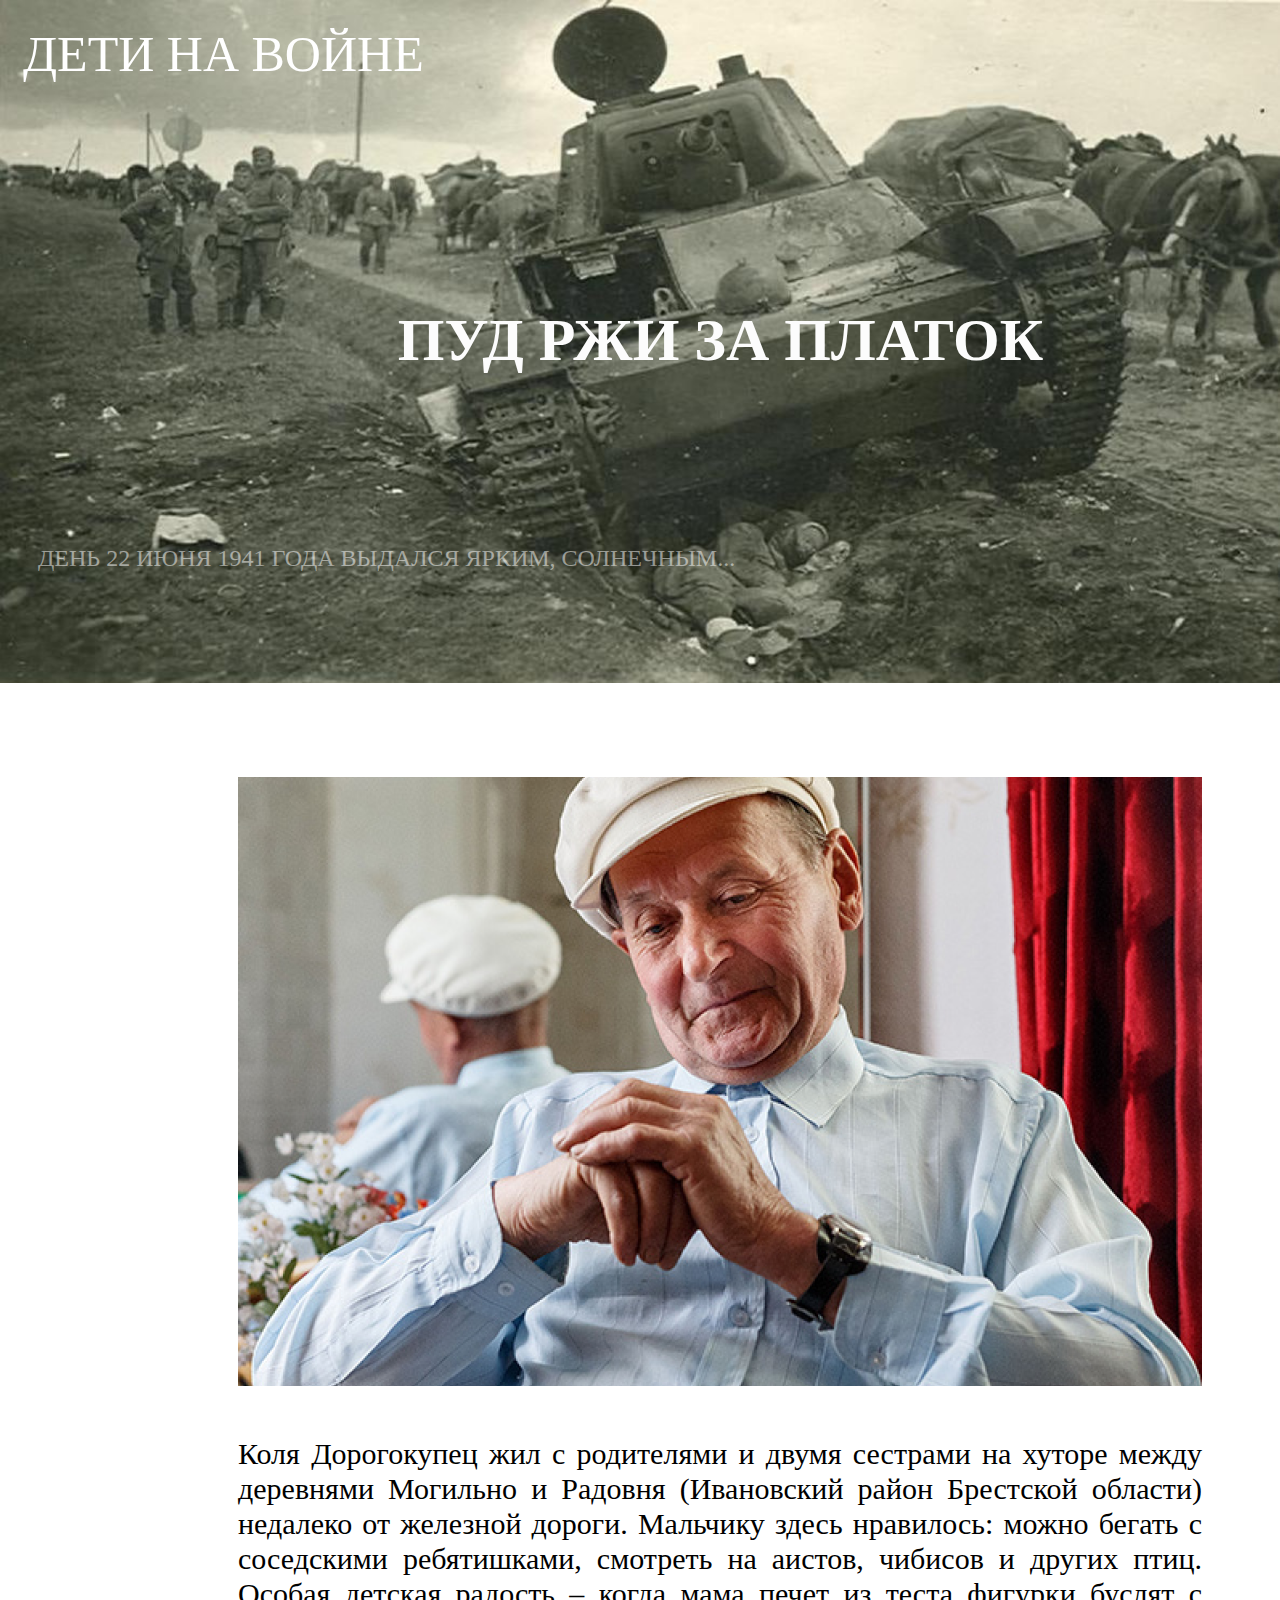
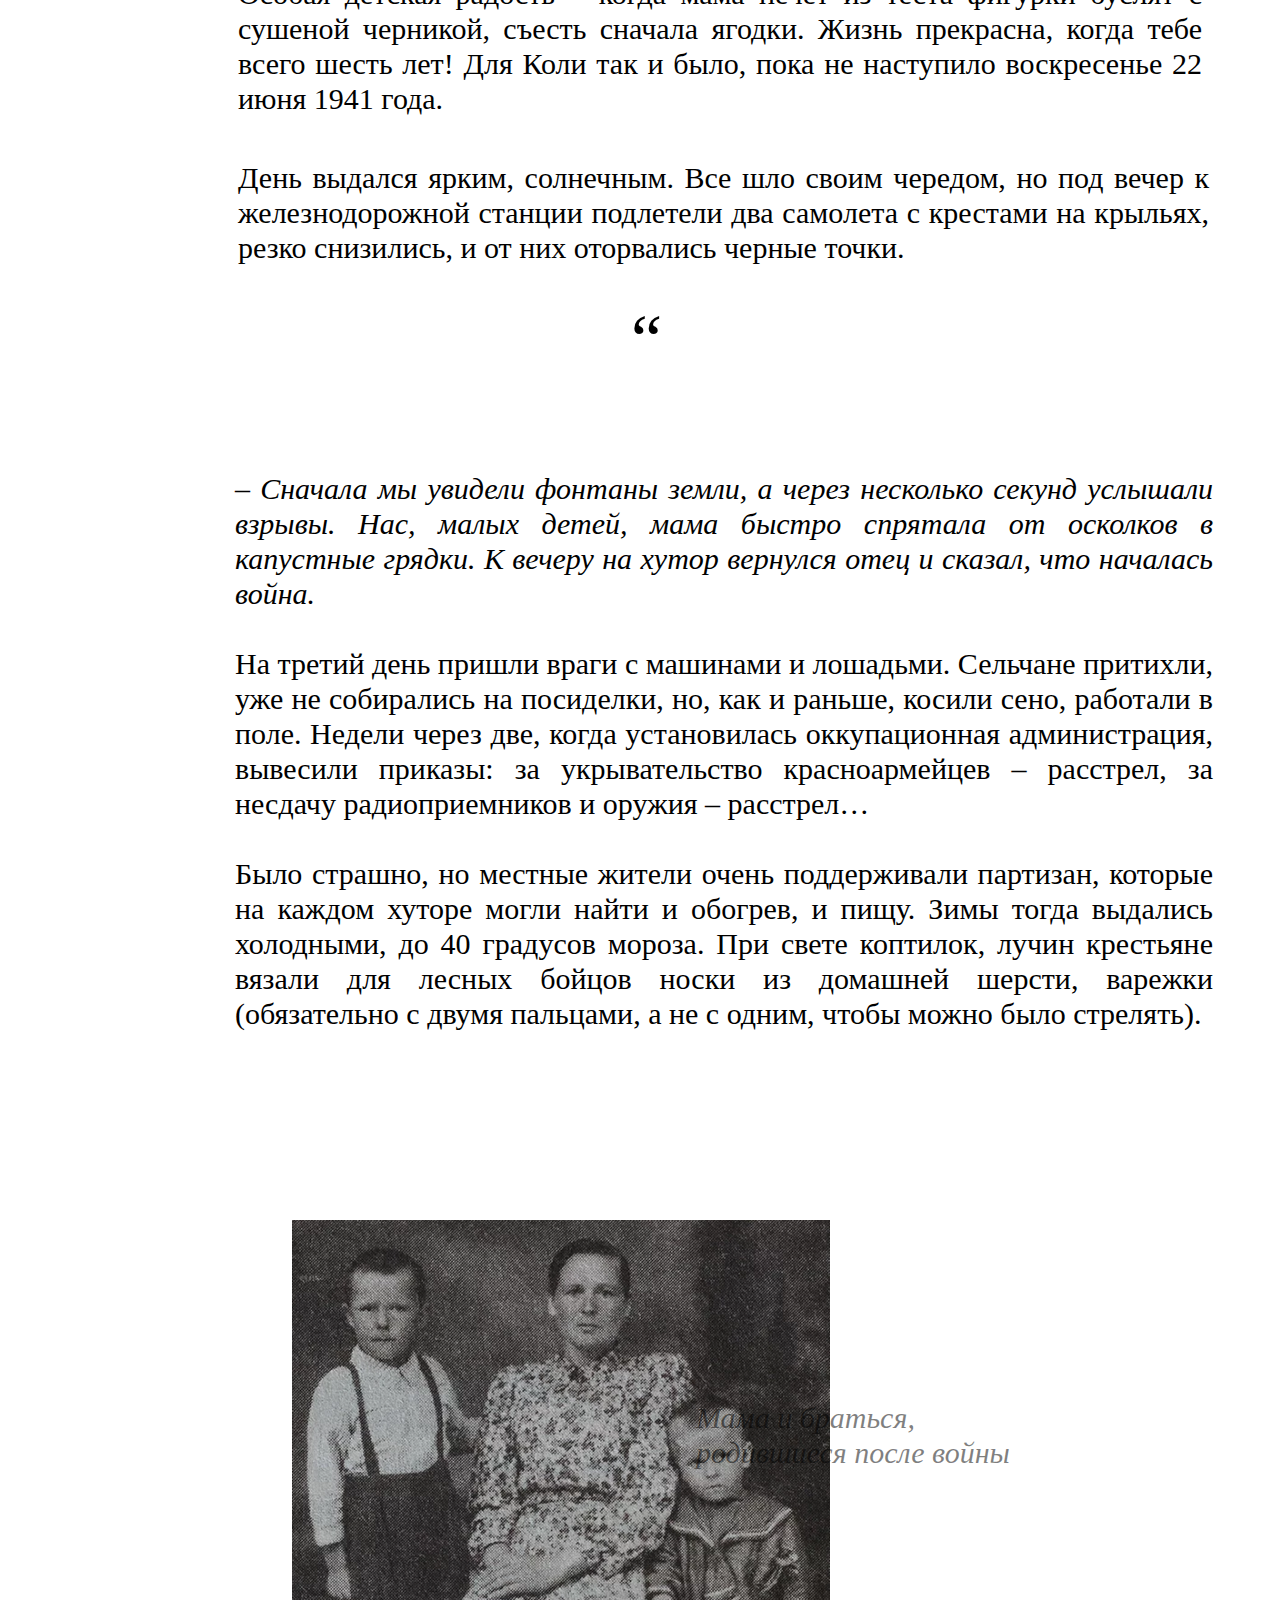
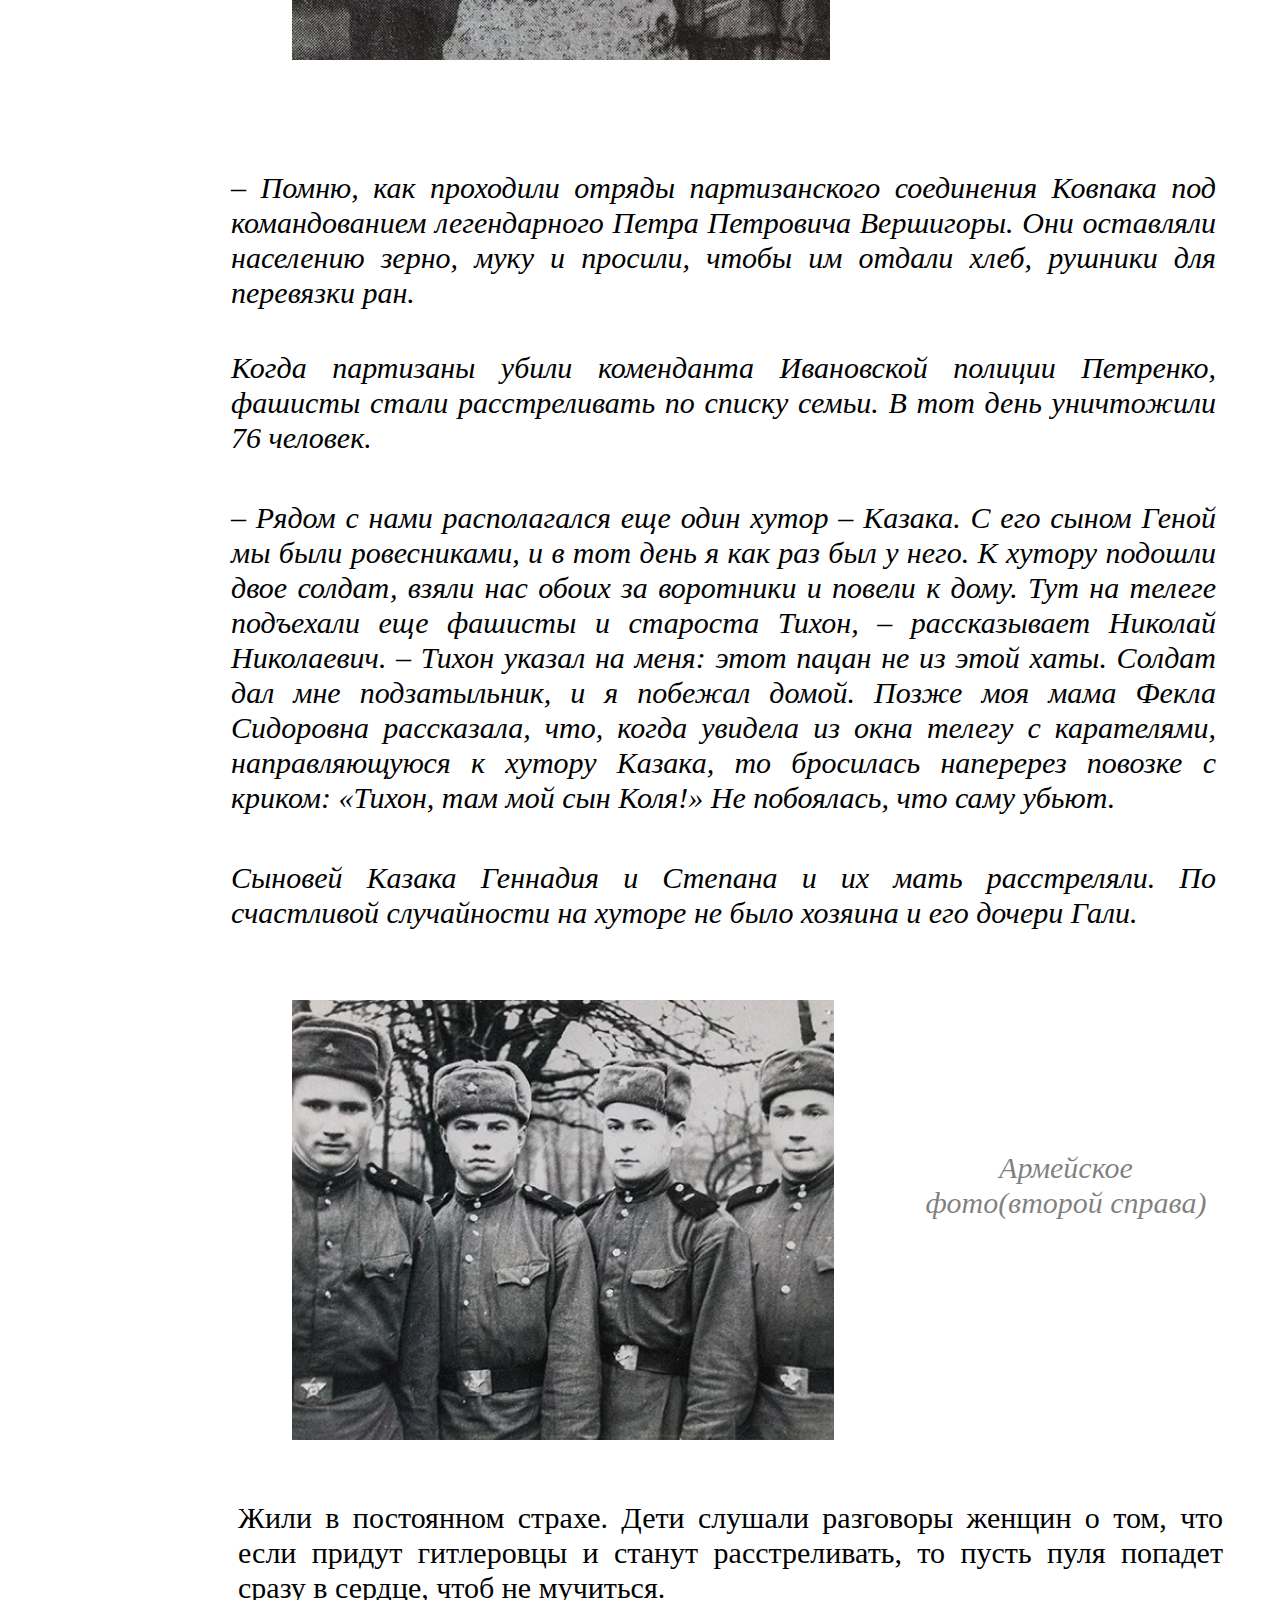
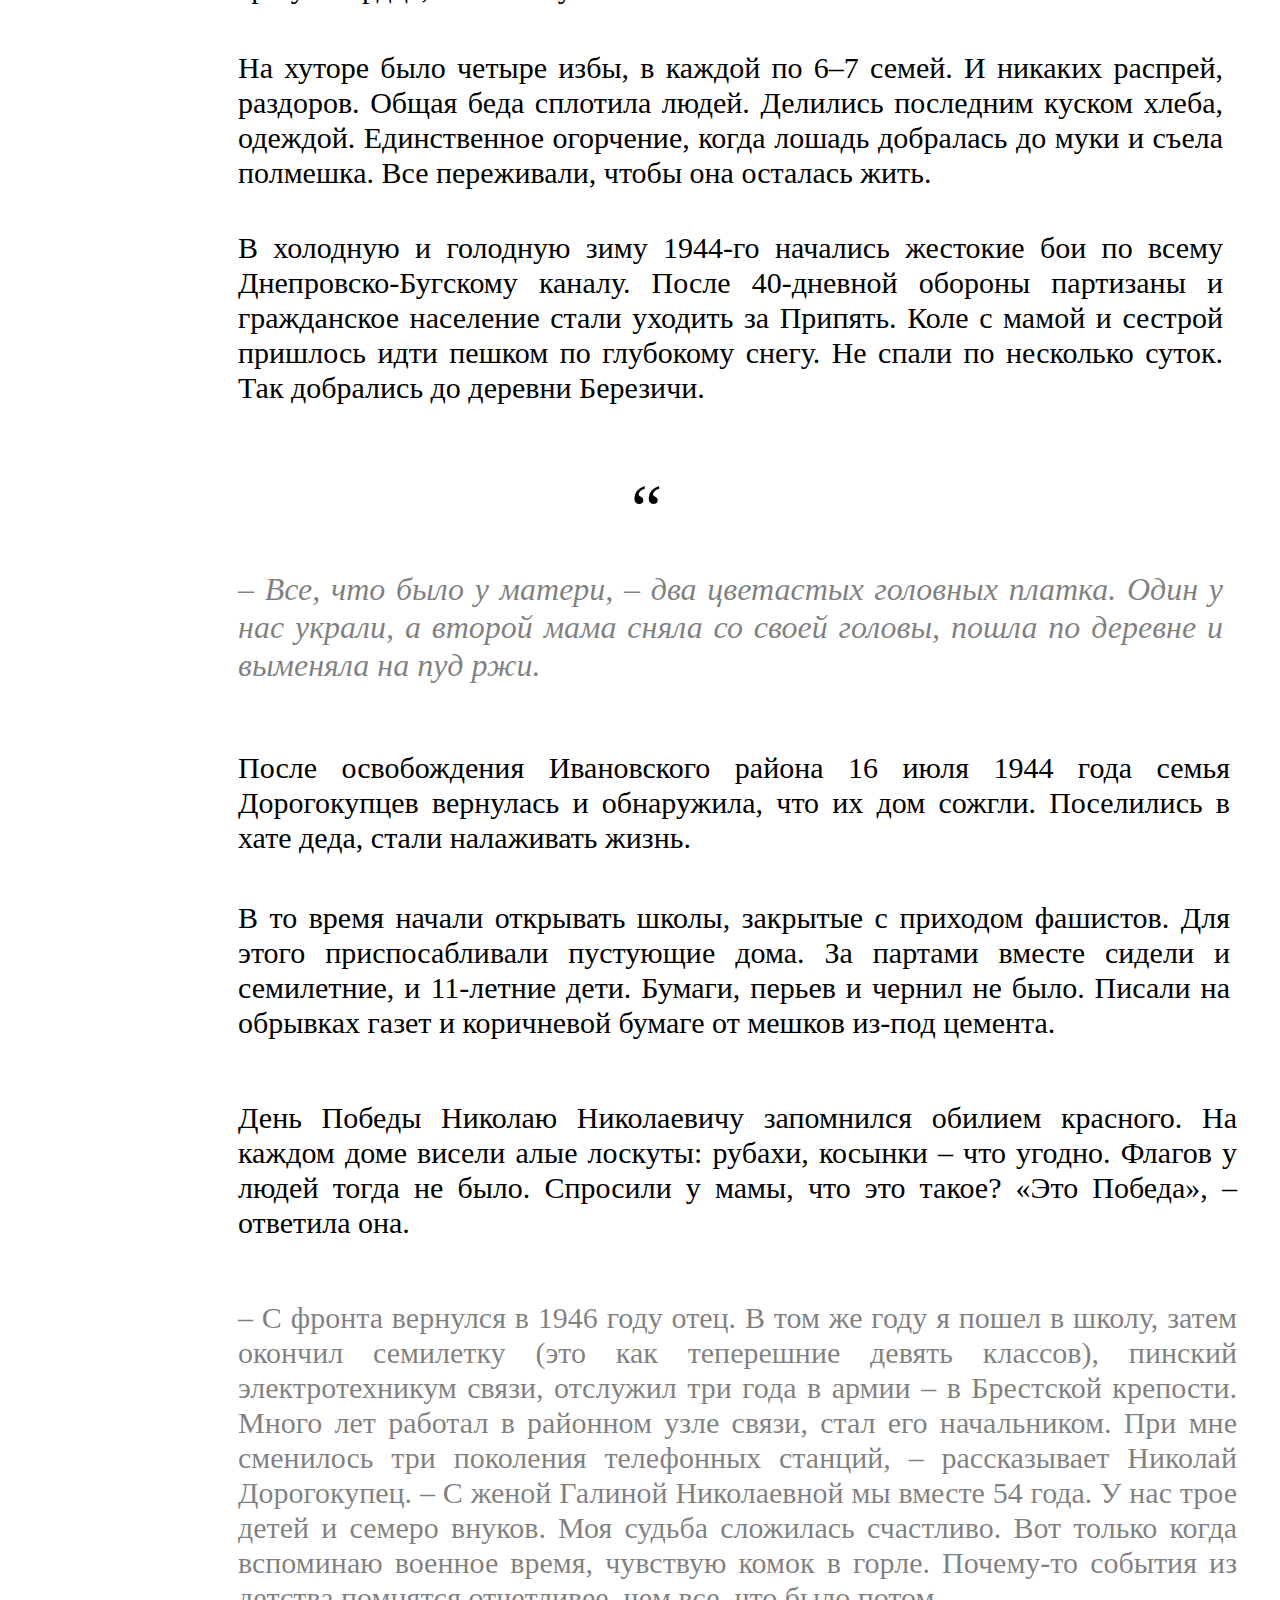
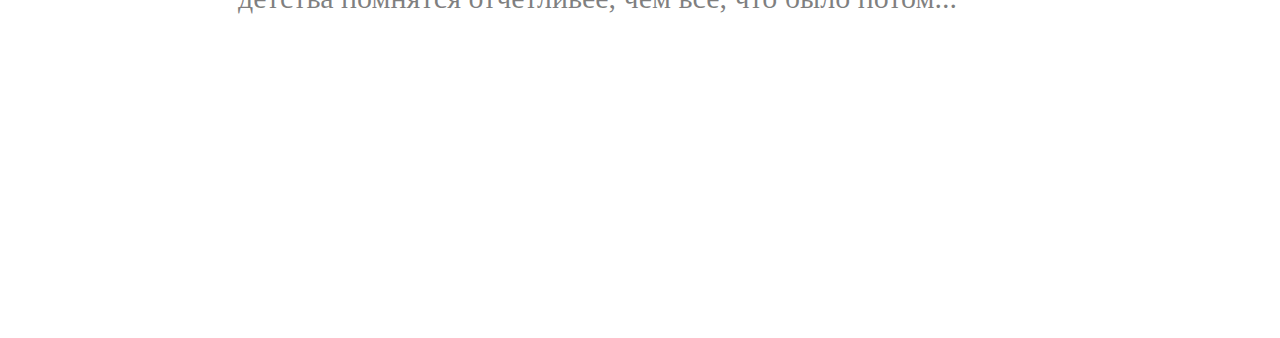
<file: rja.html>
<!DOCTYPE html>
<html lang="en">
<head>
    <meta charset="UTF-8">
    <title>Война</title>
  <link rel="stylesheet" href="rja.css">
</head>
<body>
<img class="var" src="var.jpg" alt="">
<div class="txt">Дети на войне</div>
<div class="wrapper">
  <div class="txt1">ПУД РЖИ ЗА ПЛАТОК</div>
</div>
<div class="txt2">ДЕНЬ 22 ИЮНЯ 1941 ГОДА ВЫДАЛСЯ ЯРКИМ, СОЛНЕЧНЫМ...</div>
<img class="deda" src="dedylya.png" alt="">

<div class="txt3">Коля Дорогокупец жил с родителями и двумя сестрами на хуторе между деревнями Могильно и Радовня (Ивановский район Брестской области) недалеко от железной дороги. Мальчику здесь нравилось: можно бегать с соседскими ребятишками, смотреть на аистов, чибисов и других птиц. Особая детская радость – когда мама печет из теста фигурки буслят с сушеной черникой, съесть сначала ягодки. Жизнь прекрасна, когда тебе всего шесть лет! Для Коли так и было, пока не наступило воскресенье 22 июня 1941 года.</div>
<div class="txt4">День выдался ярким, солнечным. Все шло своим чередом, но под вечер к железнодорожной станции подлетели два самолета с крестами на крыльях, резко снизились, и от них оторвались черные точки.</div>
<div class="wrapper">
    <div class="txt5">“</div>
</div>
<div class="txt6">– Сначала мы увидели фонтаны земли, а через несколько секунд услышали взрывы. Нас, малых детей, мама быстро спрятала от осколков в капустные грядки. К вечеру на хутор вернулся отец и сказал, что началась война.</div>
<div class="txt7">На третий день пришли враги с машинами и лошадьми. Сельчане притихли, уже не собирались на посиделки, но, как и раньше, косили сено, работали в поле. Недели через две, когда установилась оккупационная администрация, вывесили приказы: за укрывательство красноармейцев – расстрел, за несдачу радиоприемников и оружия – расстрел…</div>
<div class="txt8">Было страшно, но местные жители очень поддерживали партизан, которые на каждом хуторе могли найти и обогрев, и пищу. Зимы тогда выдались холодными, до 40 градусов мороза. При свете коптилок, лучин крестьяне вязали для лесных бойцов носки из домашней шерсти, варежки (обязательно с двумя пальцами, а не с одним, чтобы можно было стрелять).</div>
<img class="girls" src="girls.png" alt="">
<div class="txt9">Мама и браться, родившиеся после войны</div>

<div class="txt10">– Помню, как проходили отряды партизанского соединения Ковпака под командованием легендарного Петра Петровича Вершигоры. Они оставляли населению зерно, муку и просили, чтобы им отдали хлеб, рушники для перевязки ран.</div>
<div class="txt11">Когда партизаны убили коменданта Ивановской полиции Петренко, фашисты стали расстреливать по списку семьи. В тот день уничтожили 76 человек.</div>
<div class="txt12">– Рядом с нами располагался еще один хутор – Казака. С его сыном Геной мы были ровесниками, и в тот день я как раз был у него. К хутору подошли двое солдат, взяли нас обоих за воротники и повели к дому. Тут на телеге подъехали еще фашисты и староста Тихон, – рассказывает Николай Николаевич. – Тихон указал на меня: этот пацан не из этой хаты. Солдат дал мне подзатыльник, и я побежал домой. Позже моя мама Фекла Сидоровна рассказала, что, когда увидела из окна телегу с карателями, направляющуюся к хутору Казака, то бросилась наперерез повозке с криком: «Тихон, там мой сын Коля!» Не побоялась, что саму убьют.</div>
<div class="txt13">Сыновей Казака Геннадия и Степана и их мать расстреляли. По счастливой случайности на хуторе не было хозяина и его дочери Гали.</div>
<img class="shelby"  src="shelby.png" alt="">
<div class="txt15">Армейское фото(второй справа)</div>

<div class="txt16">Жили в постоянном страхе. Дети слушали разговоры женщин о том, что если придут гитлеровцы и станут расстреливать, то пусть пуля попадет сразу в сердце, чтоб не мучиться.</div>
<div class="txt17">На хуторе было четыре избы, в каждой по 6–7 семей. И никаких распрей, раздоров. Общая беда сплотила людей. Делились последним куском хлеба, одеждой. Единственное огорчение, когда лошадь добралась до муки и съела полмешка. Все переживали, чтобы она осталась жить.</div>
<div class="txt18">В холодную и голодную зиму 1944-го начались жестокие бои по всему Днепровско-Бугскому каналу. После 40-дневной обороны партизаны и гражданское население стали уходить за Припять. Коле с мамой и сестрой пришлось идти пешком по глубокому снегу. Не спали по несколько суток. Так добрались до деревни Березичи.</div>
<div class="wrapper">
    <div class="txt19">“</div>
</div>
<div class="txt20">– Все, что было у матери, – два цветастых головных платка. Один у нас украли, а второй мама сняла со своей головы, пошла по деревне и выменяла на пуд ржи.</div>
<div class="txt21">После освобождения Ивановского района 16 июля 1944 года семья Дорогокупцев вернулась и обнаружила, что их дом сожгли. Поселились в хате деда, стали налаживать жизнь.</div>
<div class="txt22">В то время начали открывать школы, закрытые с приходом фашистов. Для этого приспосабливали пустующие дома. За партами вместе сидели и семилетние, и 11-летние дети. Бумаги, перьев и чернил не было. Писали на обрывках газет и коричневой бумаге от мешков из-под цемента.</div>
<div class="txt23">День Победы Николаю Николаевичу запомнился обилием красного. На каждом доме висели алые лоскуты: рубахи, косынки – что угодно. Флагов у людей тогда не было. Спросили у мамы, что это такое? «Это Победа», – ответила она.</div>
<div class="txt24">– С фронта вернулся в 1946 году отец. В том же году я пошел в школу, затем окончил семилетку (это как теперешние девять классов), пинский электротехникум связи, отслужил три года в армии – в Брестской крепости. Много лет работал в районном узле связи, стал его начальником. При мне сменилось три поколения телефонных станций, – рассказывает Николай Дорогокупец. – С женой Галиной Николаевной мы вместе 54 года. У нас трое детей и семеро внуков. Моя судьба сложилась счастливо. Вот только когда вспоминаю военное время, чувствую комок в горле. Почему-то события из детства помнятся отчетливее, чем все, что было потом...</div>


</body>
</html>
</file>
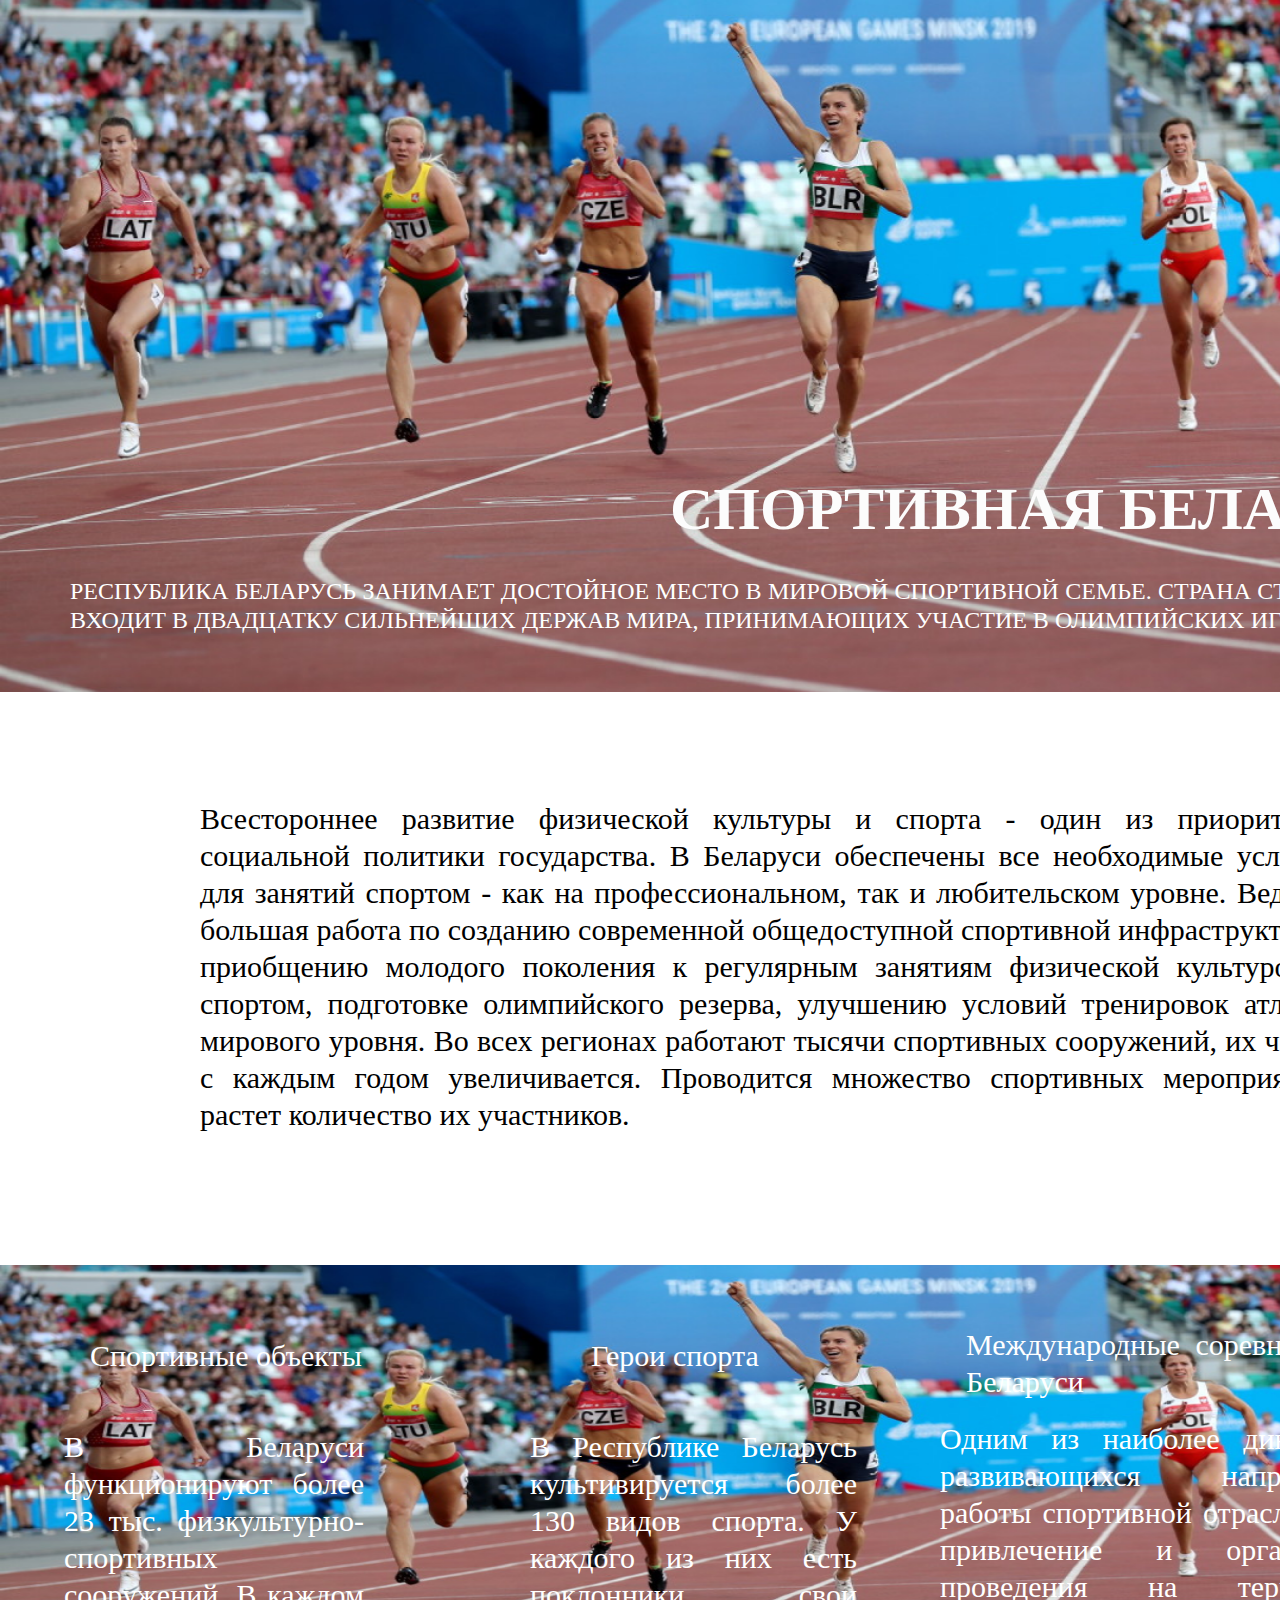
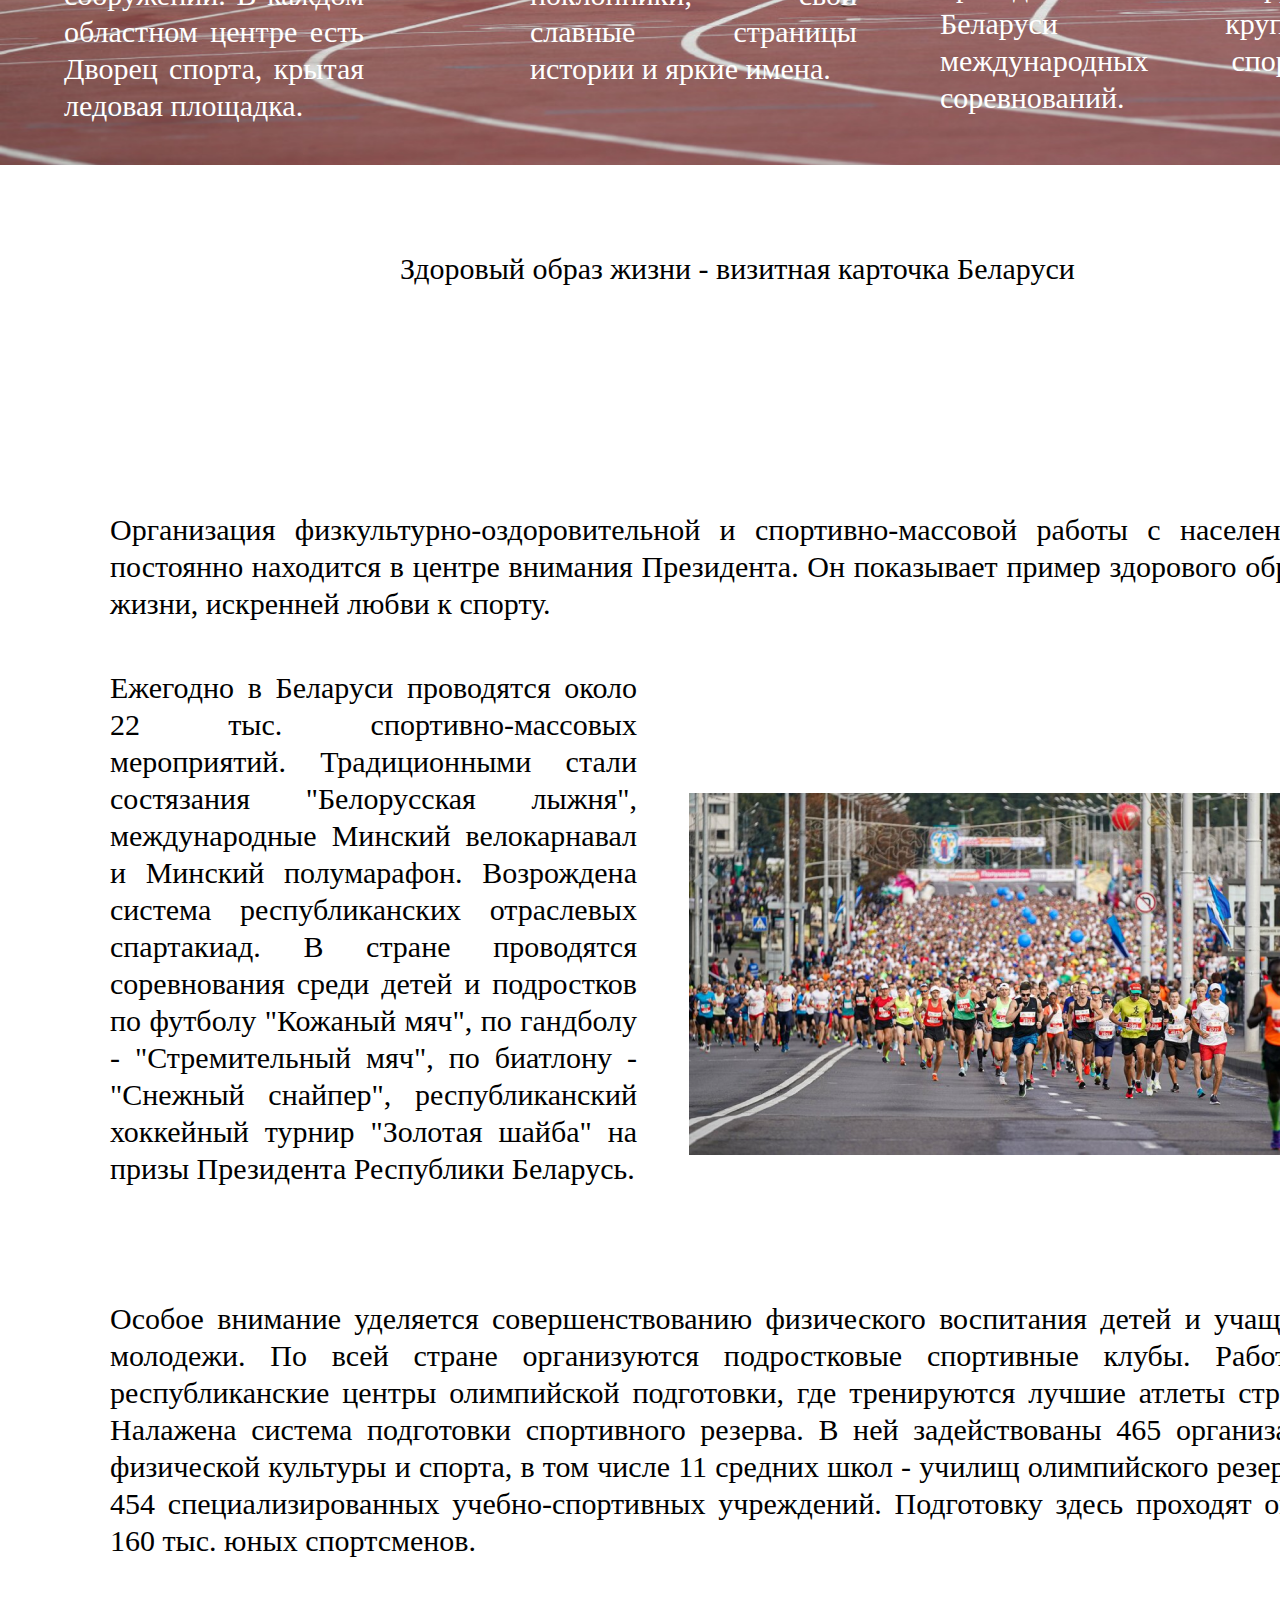
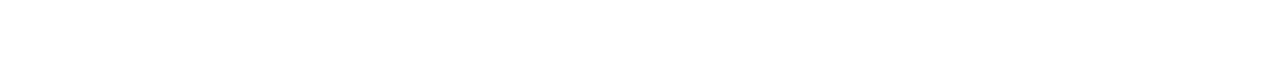
<file: sport.html>
<!DOCTYPE html>
<html lang="en">
<head>
    <meta charset="UTF-8">
    <title>Title</title>
  <link rel="stylesheet" href="sport.css">
</head>
<body>
<img class="fon" src="sportik.png" alt="">
<div class="belarus">СПОРТИВНАЯ БЕЛАРУСЬ</div>
<img class="fon1" src="sportik.png" alt="">
<div class="rb">Республика Беларусь занимает достойное место в мировой спортивной семье. Страна стабильно входит в двадцатку сильнейших держав мира, принимающих участие в Олимпийских играх.</div>
<div class="txt">Всестороннее развитие физической культуры и спорта - один из приоритетов социальной политики государства. В Беларуси обеспечены все необходимые условия для занятий спортом - как на профессиональном, так и любительском уровне. Ведется большая работа по созданию современной общедоступной спортивной инфраструктуры, приобщению молодого поколения к регулярным занятиям физической культурой и спортом, подготовке олимпийского резерва, улучшению условий тренировок атлетов мирового уровня. Во всех регионах работают тысячи спортивных сооружений, их число с каждым годом увеличивается. Проводится множество спортивных мероприятий, растет количество их участников.  </div>
<div class="txt1">Спортивные объекты</div>
<div class="txt2">Герои спорта</div>
<div class="txt3">Международные соревнования в Беларуси</div>
<div class="txt4">В Беларуси функционируют более 23 тыс. физкультурно-спортивных сооружений. В каждом областном центре есть Дворец спорта, крытая ледовая площадка.</div>
<div class="txt5">В Республике Беларусь культивируется более 130 видов спорта. У каждого из них есть поклонники, свои славные страницы истории и яркие имена.</div>
<div class="txt6">Одним из наиболее динамично развивающихся направлений работы спортивной отрасли стало привлечение и организация проведения на территории Беларуси крупнейших международных спортивных соревнований.</div>
<div class="txt7">Здоровый образ жизни - визитная карточка Беларуси</div>
<div class="txt8">Организация физкультурно-оздоровительной и спортивно-массовой работы с населением постоянно находится в центре внимания Президента. Он показывает пример здорового образа жизни, искренней любви к спорту.</div>
<div class="txt9">Ежегодно в Беларуси проводятся около 22 тыс. спортивно-массовых мероприятий. Традиционными стали состязания "Белорусская лыжня", международные Минский велокарнавал и Минский полумарафон. Возрождена система республиканских отраслевых спартакиад. В стране проводятся соревнования среди детей и подростков по футболу "Кожаный мяч", по гандболу - "Стремительный мяч", по биатлону - "Снежный снайпер", республиканский хоккейный турнир "Золотая шайба" на призы Президента Республики Беларусь. </div>
<img class="txt10" src="beg.png" alt="">
<div class="txt11">Особое внимание уделяется совершенствованию физического воспитания детей и учащейся молодежи. По всей стране организуются подростковые спортивные клубы. Работают республиканские центры олимпийской подготовки, где тренируются лучшие атлеты страны. Налажена система подготовки спортивного резерва. В ней задействованы 465 организаций физической культуры и спорта, в том числе 11 средних школ - училищ олимпийского резерва и 454 специализированных учебно-спортивных учреждений. Подготовку здесь проходят около 160 тыс. юных спортсменов. </div>



</body>
</html>
</file>
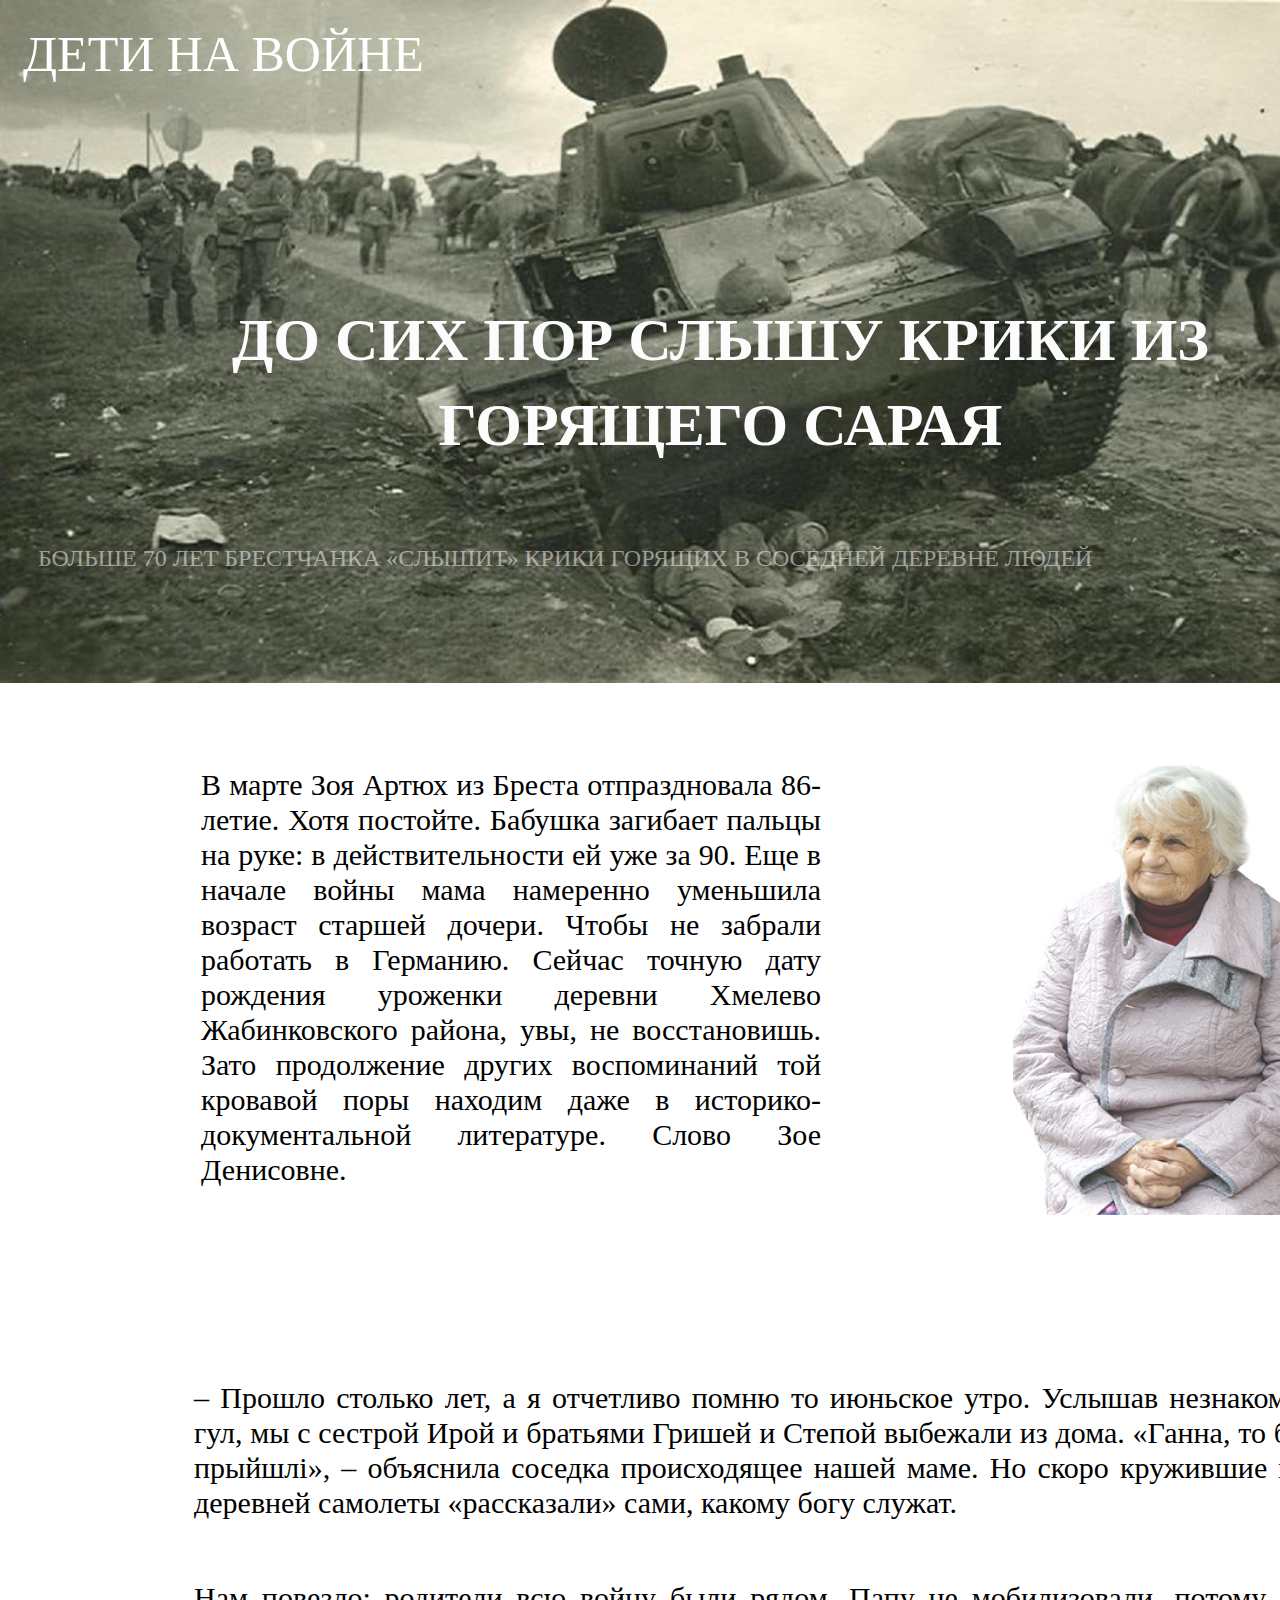
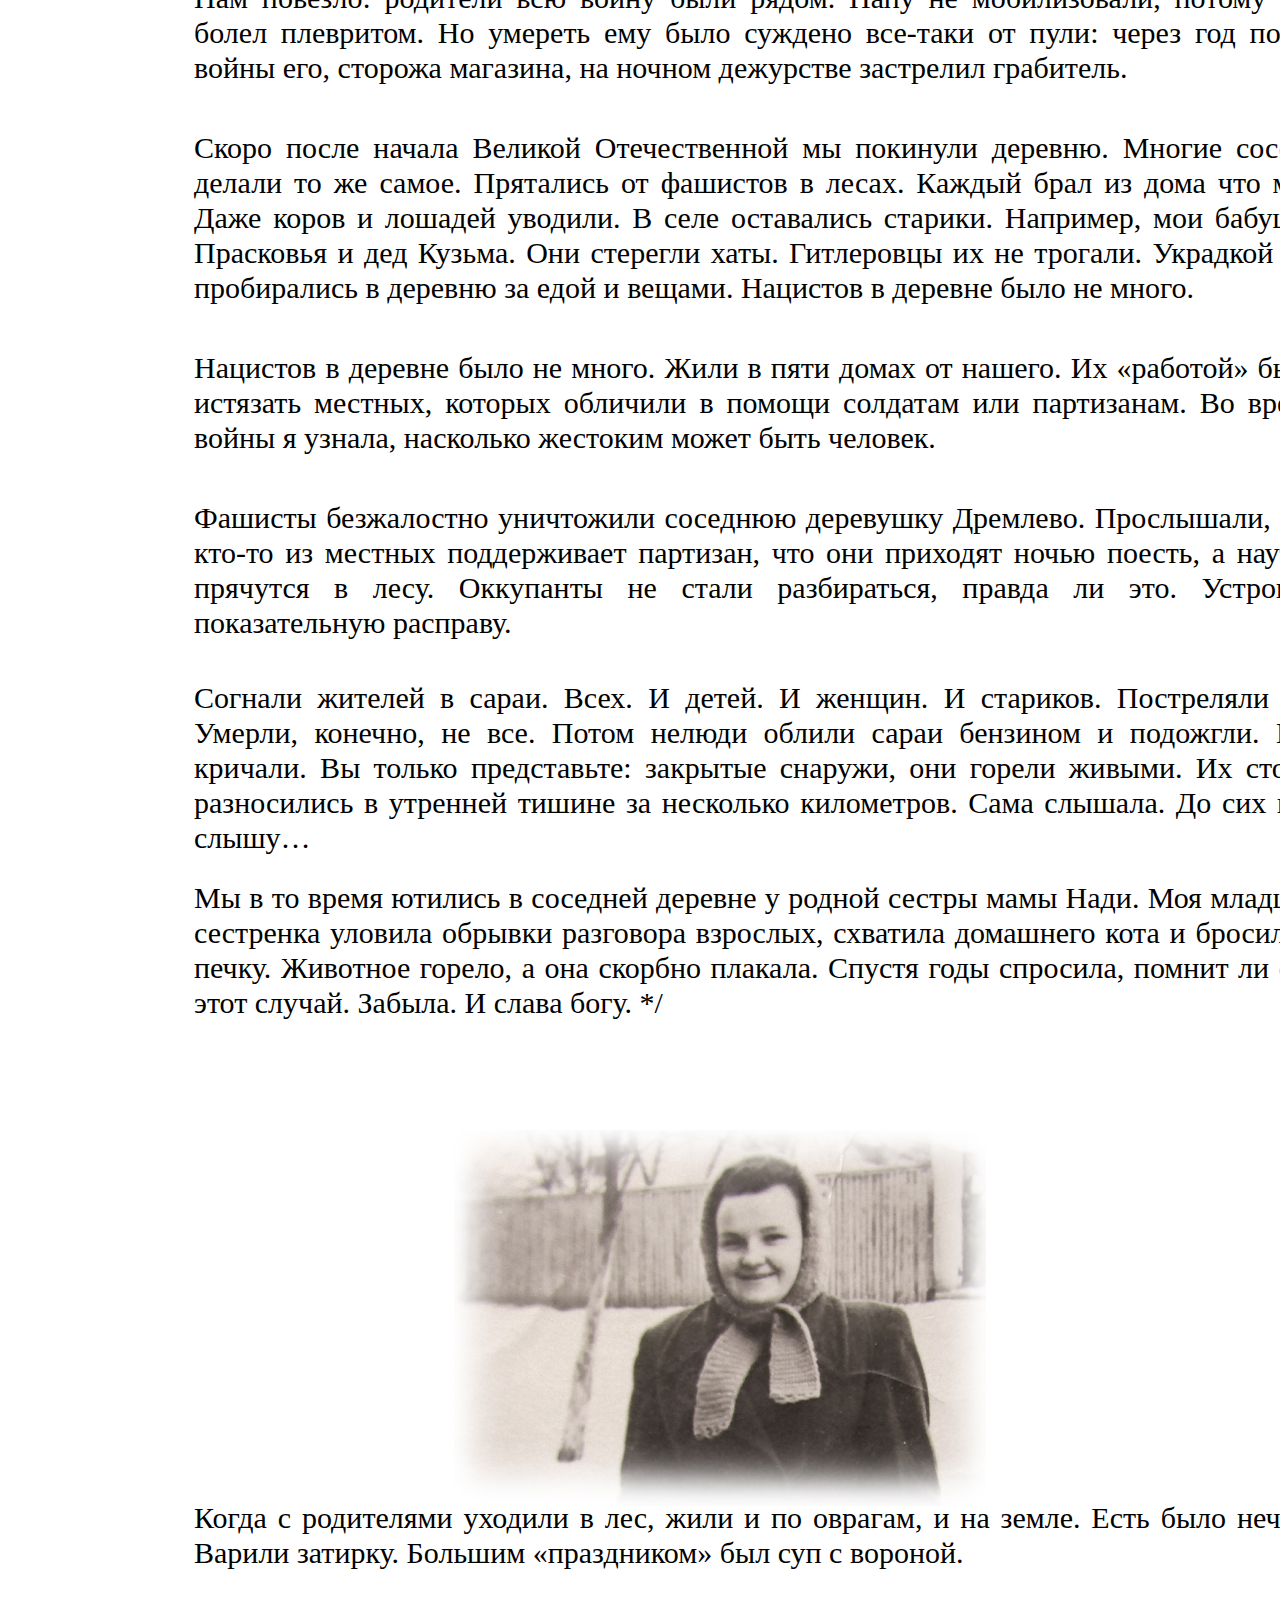
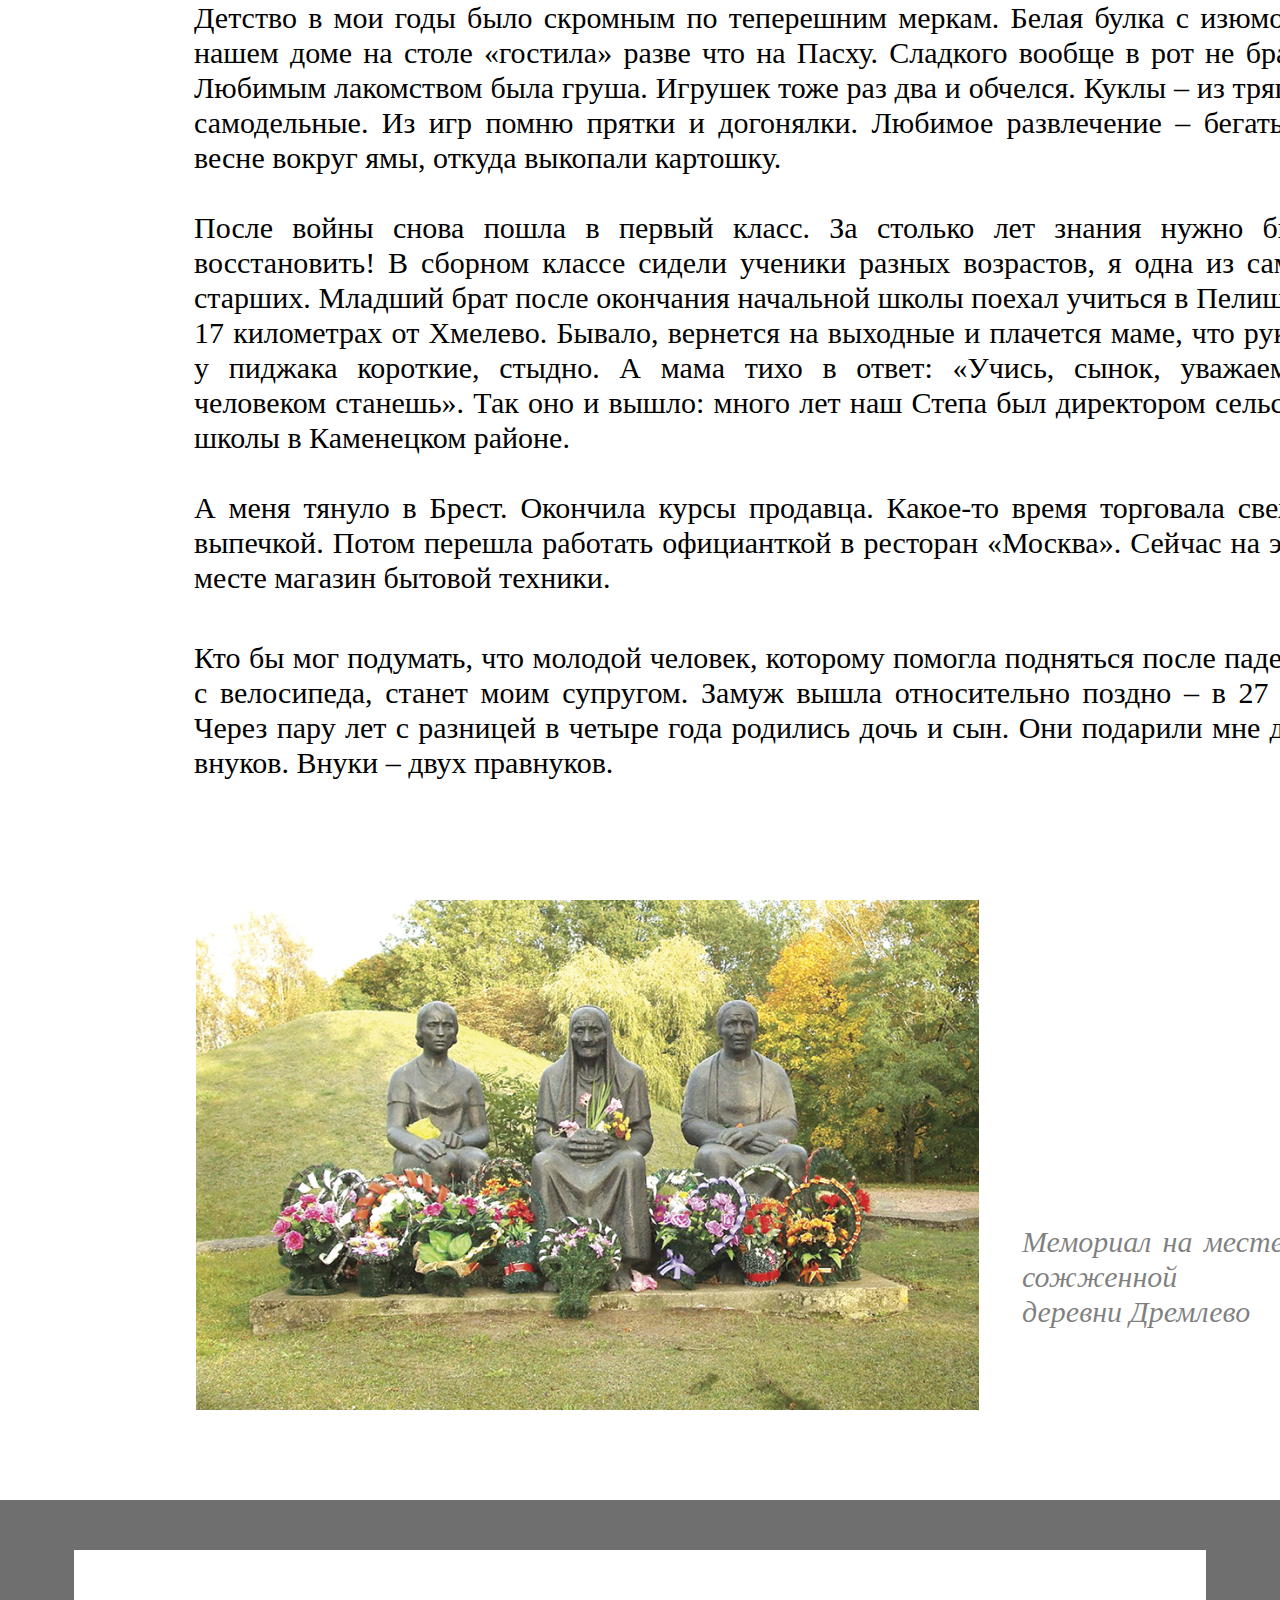
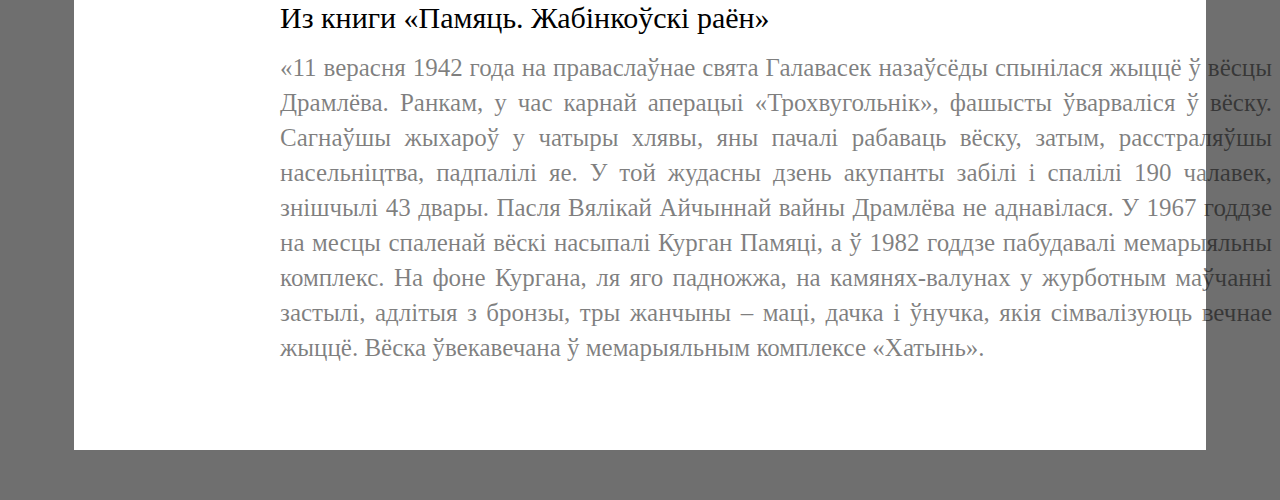
<file: var.html>
<!DOCTYPE html>
<html lang="en">
<head>
    <meta charset="UTF-8">
    <title>Война</title>
    <link rel="stylesheet" href="var.css">
</head>
<body>
<img class="var" src="var.jpg" alt="">
<div class="txt">Дети на войне</div>
<div class="wrapper">
    <div class="txt1">До сих пор слышу крики из горящего сарая</div>
</div>
<img class="babyla" src="babyla.png" alt="">
<div class="txt2">Больше 70 лет брестчанка «слышит» крики горящих в соседней деревне людей</div>
<div class="txt3">В марте Зоя Артюх из Бреста отпраздновала 86-летие. Хотя постойте. Бабушка загибает пальцы на руке: в действительности ей уже за 90. Еще в начале войны мама намеренно уменьшила возраст старшей дочери. Чтобы не забрали работать в Германию. Сейчас точную дату рождения уроженки деревни Хмелево Жабинковского района, увы, не восстановишь. Зато продолжение других воспоминаний той кровавой поры находим даже в историко-документальной литературе. Слово Зое Денисовне.</div>
<div class="txt4">– Прошло столько лет, а я отчетливо помню то июньское утро. Услышав незнакомый гул, мы с сестрой Ирой и братьями Гришей и Степой выбежали из дома. «Ганна, то багі прыйшлі», – объяснила соседка происходящее нашей маме. Но скоро кружившие над деревней самолеты «рассказали» сами, какому богу служат.</div>
<div class="txt5">Нам повезло: родители всю войну были рядом. Папу не мобилизовали, потому что болел плевритом. Но умереть ему было суждено все-таки от пули: через год после войны его, сторожа магазина, на ночном дежурстве застрелил грабитель.</div>
<div class="txt6">Скоро после начала Великой Отечественной мы покинули деревню. Многие соседи делали то же самое. Прятались от фашистов в лесах. Каждый брал из дома что мог. Даже коров и лошадей уводили. В селе оставались старики. Например, мои бабушка Прасковья и дед Кузьма. Они стерегли хаты. Гитлеровцы их не трогали. Украдкой мы пробирались в деревню за едой и вещами. Нацистов в деревне было не много.</div>
<div class="txt7">Нацистов в деревне было не много. Жили в пяти домах от нашего. Их «работой» было истязать местных, которых обличили в помощи солдатам или партизанам. Во время войны я узнала, насколько жестоким может быть человек.</div>
<div class="txt8">Фашисты безжалостно уничтожили соседнюю деревушку Дремлево. Прослышали, что кто-то из местных поддерживает партизан, что они приходят ночью поесть, а наутро прячутся в лесу. Оккупанты не стали разбираться, правда ли это. Устроили показательную расправу.</div>
<div class="txt9">Согнали жителей в сараи. Всех. И детей. И женщин. И стариков. Постреляли их. Умерли, конечно, не все. Потом нелюди облили сараи бензином и подожгли. Все кричали. Вы только представьте: закрытые снаружи, они горели живыми. Их стоны разносились в утренней тишине за несколько километров. Сама слышала. До сих пор слышу…</div>
<div class="txt10">Мы в то время ютились в соседней деревне у родной сестры мамы Нади. Моя младшая сестренка уловила обрывки разговора взрослых, схватила домашнего кота и бросила в печку. Животное горело, а она скорбно плакала. Спустя годы спросила, помнит ли она этот случай. Забыла. И слава богу. */</div>
<img class="babich" src="babich.png" alt="">
<div class="txt20">Когда с родителями уходили в лес, жили и по оврагам, и на земле. Есть было нечего. Варили затирку. Большим «праздником» был суп с вороной.</div>
<div class="txt21">Детство в мои годы было скромным по теперешним меркам. Белая булка с изюмом в нашем доме на столе «гостила» разве что на Пасху. Сладкого вообще в рот не брали. Любимым лакомством была груша. Игрушек тоже раз два и обчелся. Куклы – из тряпок, самодельные. Из игр помню прятки и догонялки. Любимое развлечение – бегать по весне вокруг ямы, откуда выкопали картошку.</div>
<div class="txt22">После войны снова пошла в первый класс. За столько лет знания нужно было восстановить! В сборном классе сидели ученики разных возрастов, я одна из самых старших. Младший брат после окончания начальной школы поехал учиться в Пелище, в 17 километрах от Хмелево. Бывало, вернется на выходные и плачется маме, что рукава у пиджака короткие, стыдно. А мама тихо в ответ: «Учись, сынок, уважаемым человеком станешь». Так оно и вышло: много лет наш Степа был директором сельской школы в Каменецком районе.</div>
<div class="txt23">А меня тянуло в Брест. Окончила курсы продавца. Какое-то время торговала свежей выпечкой. Потом перешла работать официанткой в ресторан «Москва». Сейчас на этом месте магазин бытовой техники.</div>
<div class="txt24">Кто бы мог подумать, что молодой человек, которому помогла подняться после падения с велосипеда, станет моим супругом. Замуж вышла относительно поздно – в 27 лет. Через пару лет с разницей в четыре года родились дочь и сын. Они подарили мне двух внуков. Внуки – двух правнуков.</div>
<img class="boys" src="peoples.png" alt="">
<div class="txt25">Мемориал на месте сожженной деревни Дремлево</div>
<div class="block2"></div>
<div class="wrapper">
    <div class="block3"></div>
</div>
<div class="txt26">Из книги «Памяць. Жабінкоўскі раён»</div>
<div class="txt27">«11 верасня 1942 года на праваслаўнае свята Галавасек назаўсёды спынілася жыццё ў вёсцы Драмлёва. Ранкам, у час карнай аперацыі «Трохвугольнік», фашысты ўварваліся ў вёску. Сагнаўшы жыхароў у чатыры хлявы, яны пачалі рабаваць вёску, затым, расстраляўшы насельніцтва, падпалілі яе. У той жудасны дзень акупанты забілі і спалілі 190 чалавек, знішчылі 43 двары. Пасля Вялікай Айчыннай вайны Драмлёва не аднавілася. У 1967 годдзе на месцы спаленай вёскі насыпалі Курган Памяці, а ў 1982 годдзе пабудавалі мемарыяльны комплекс. На фоне Кургана, ля яго падножжа, на камянях-валунах у журботным маўчанні застылі, адлітыя з бронзы, тры жанчыны – маці, дачка і ўнучка, якія сімвалізуюць вечнае жыццё. Вёска ўвекавечана ў мемарыяльным комплексе «Хатынь».</div>

</body>
</html>
</file>
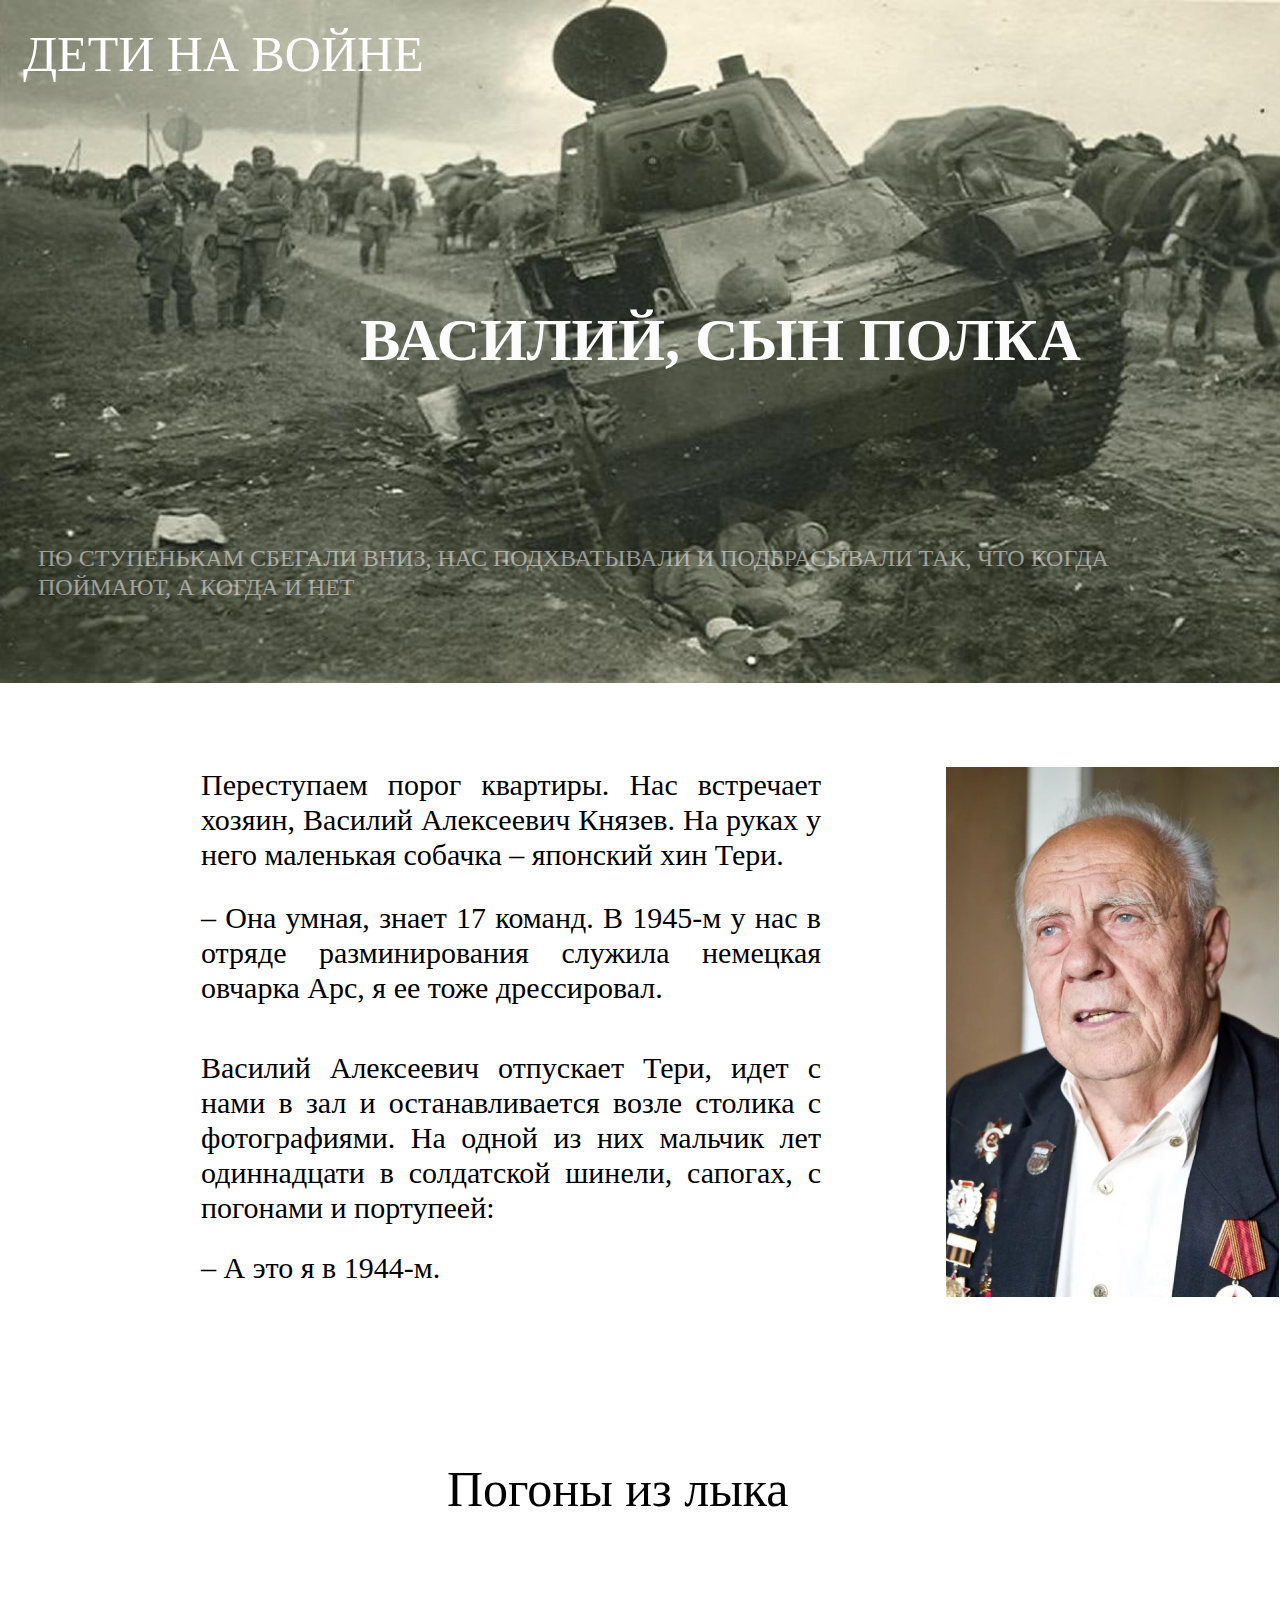
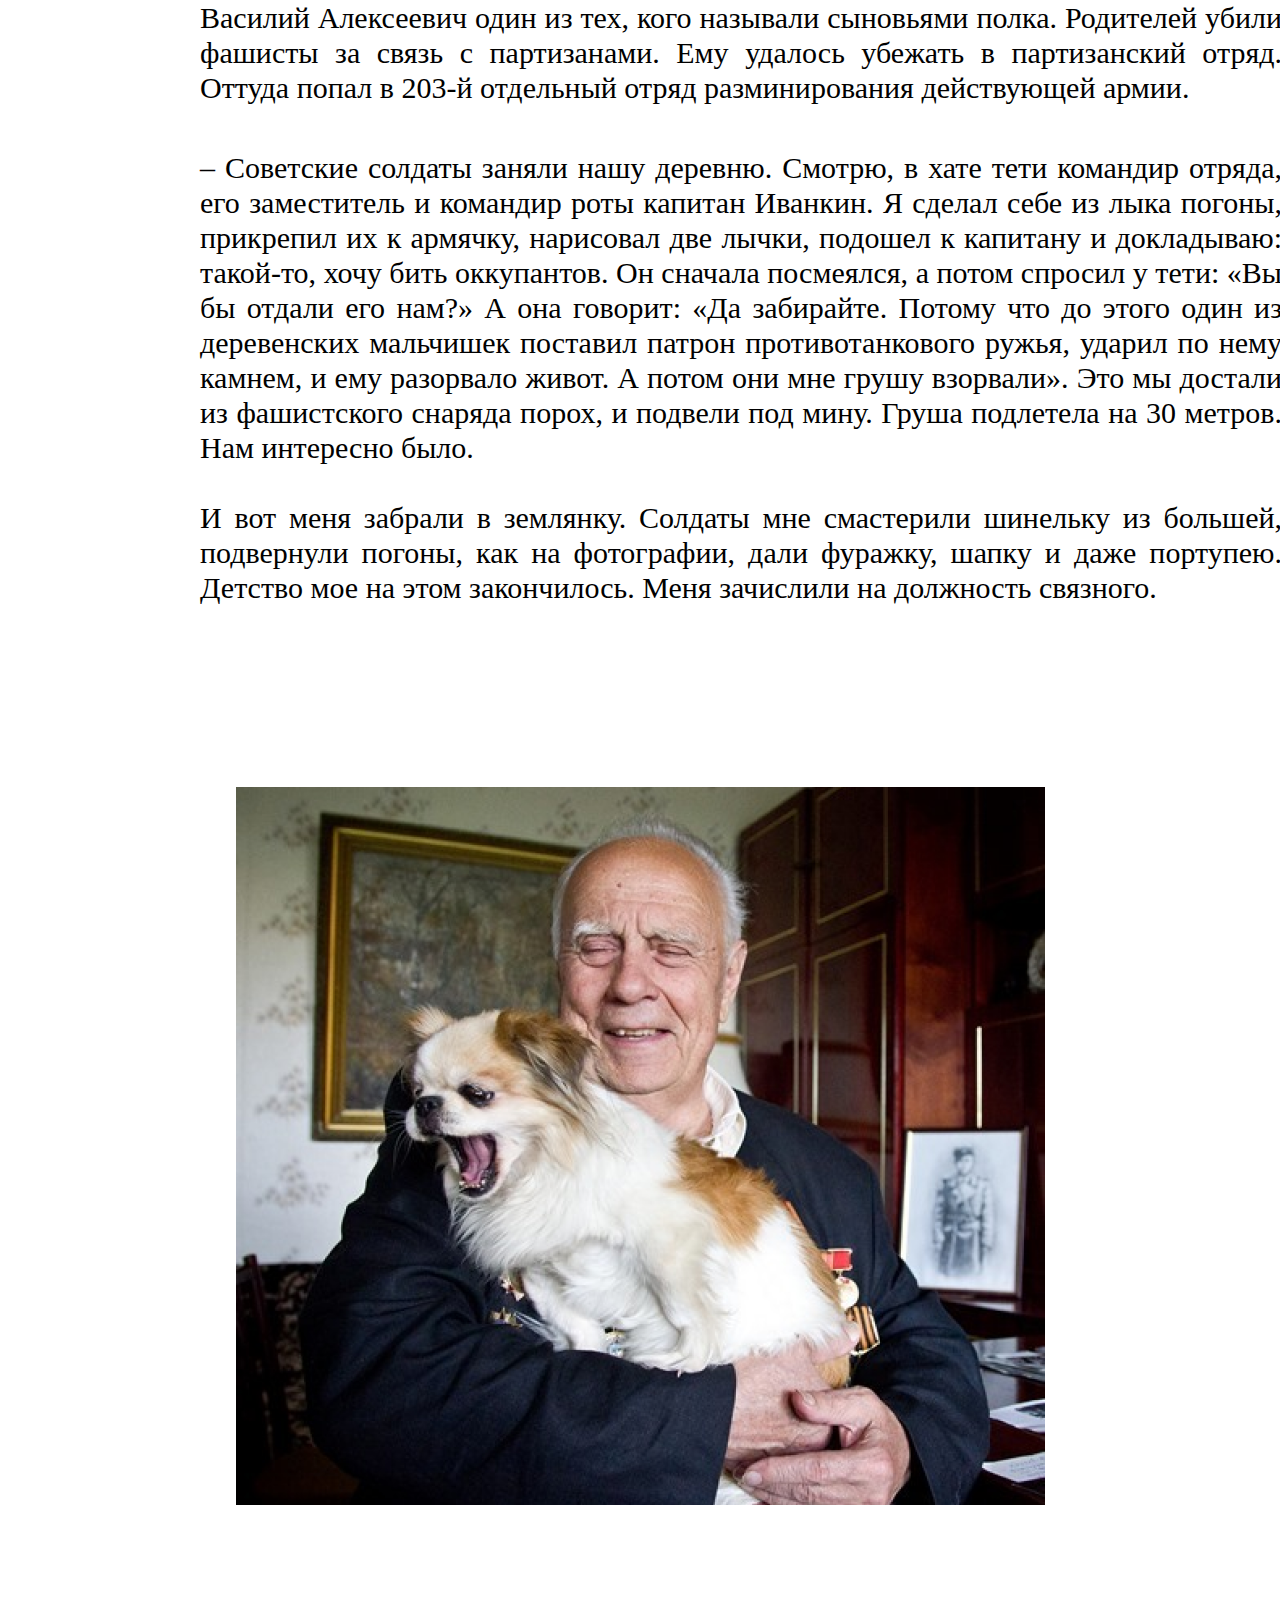
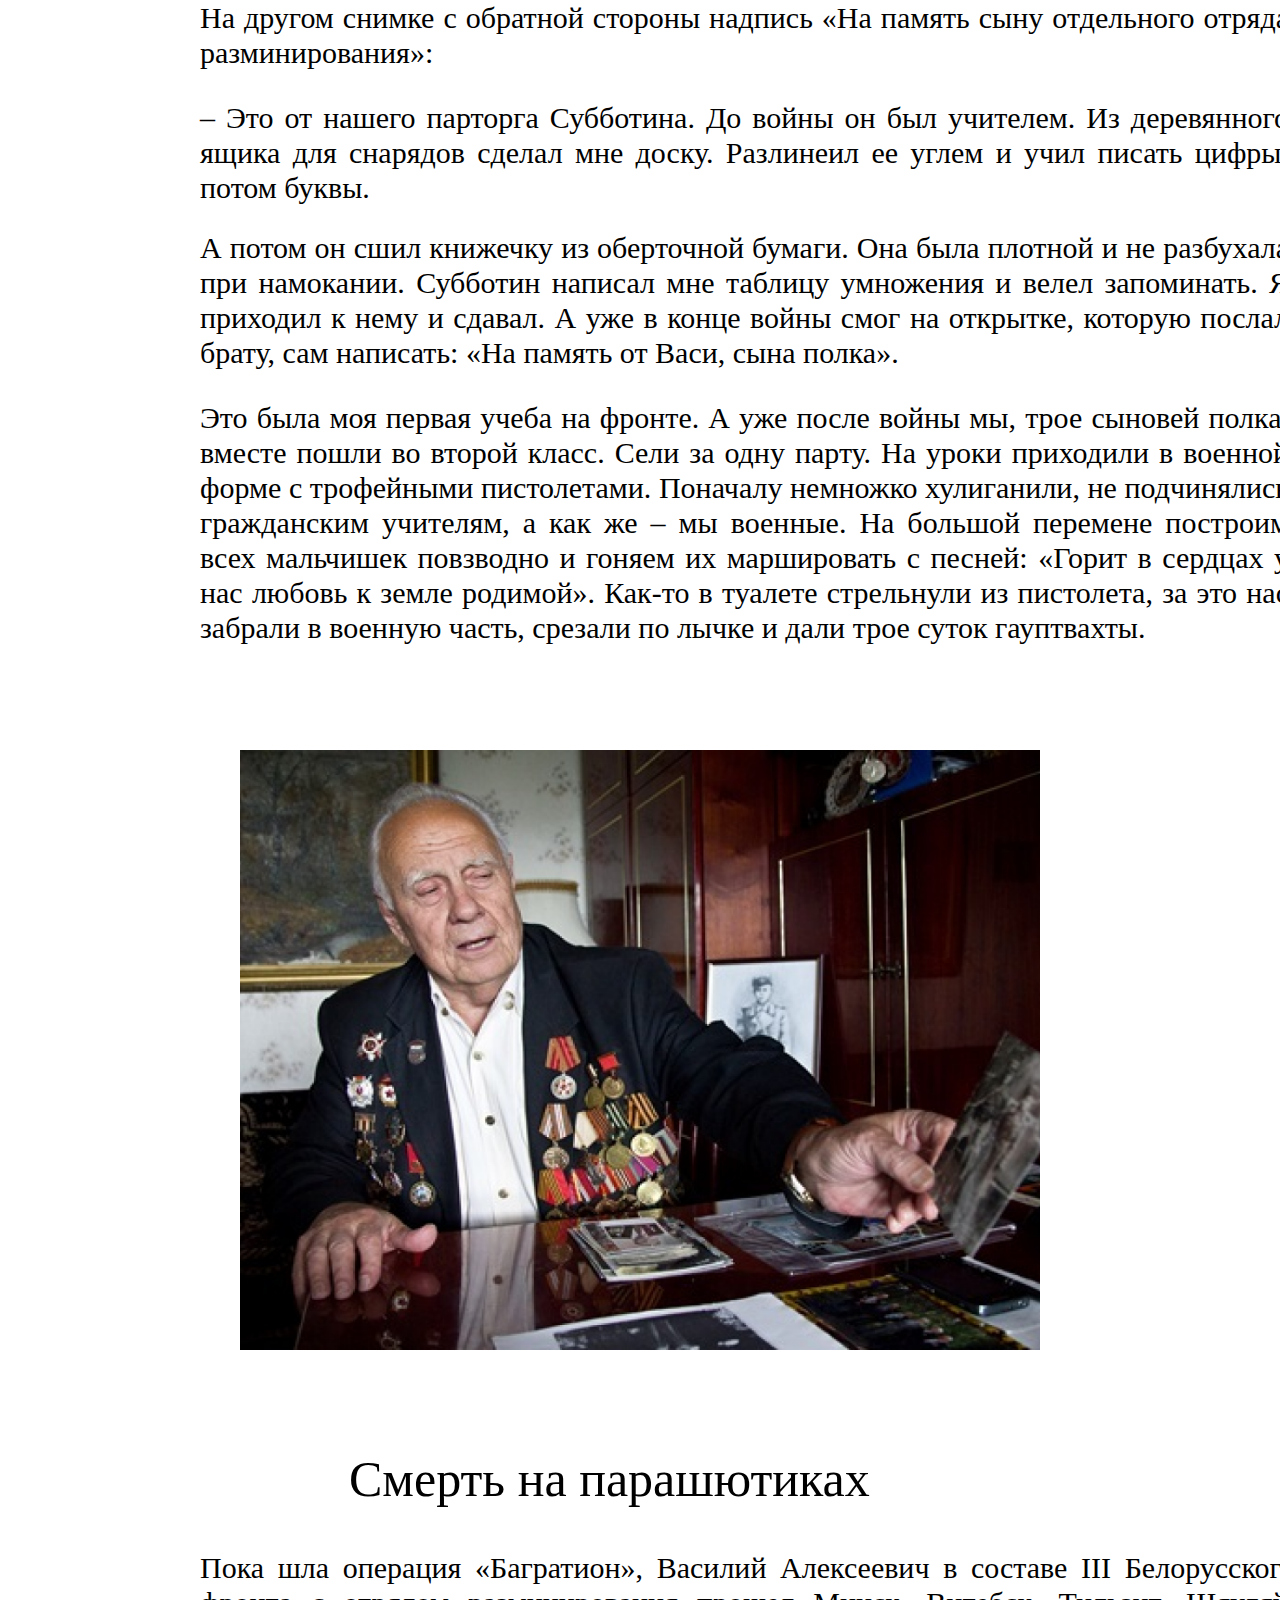
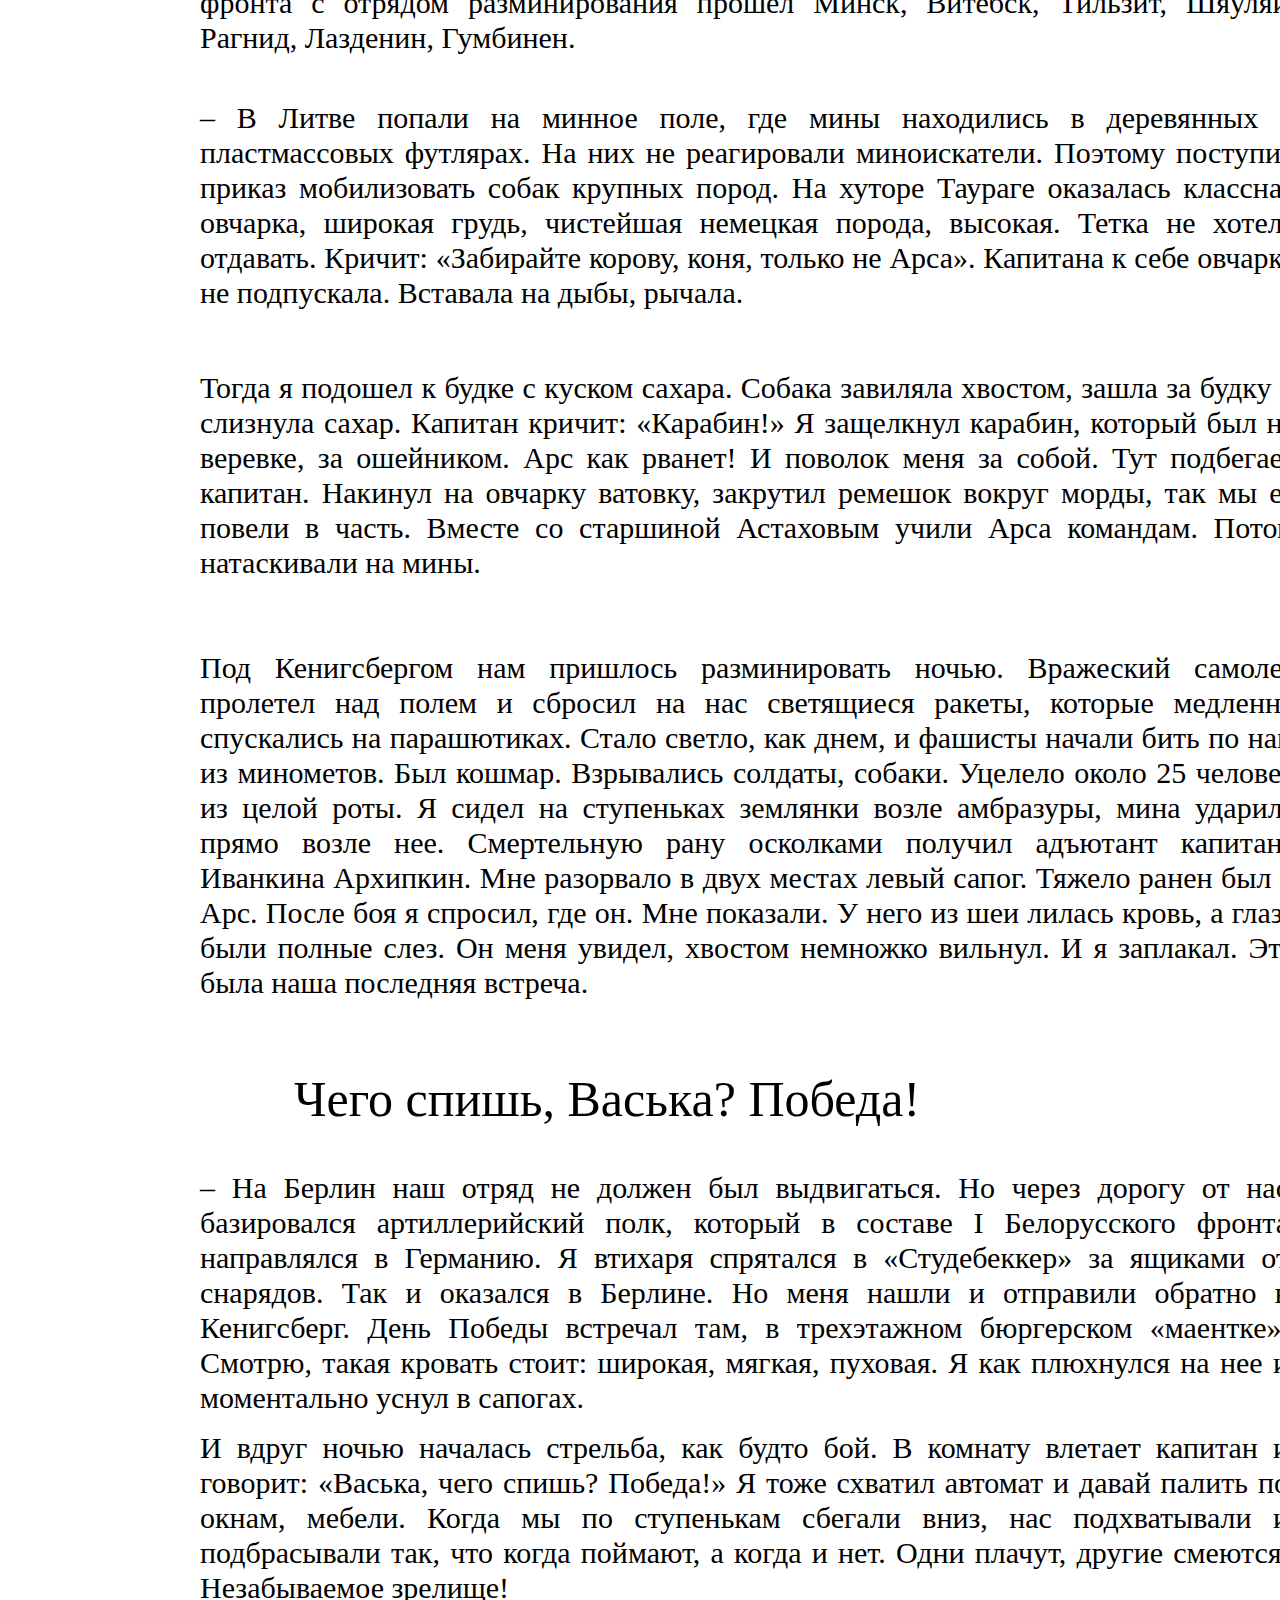
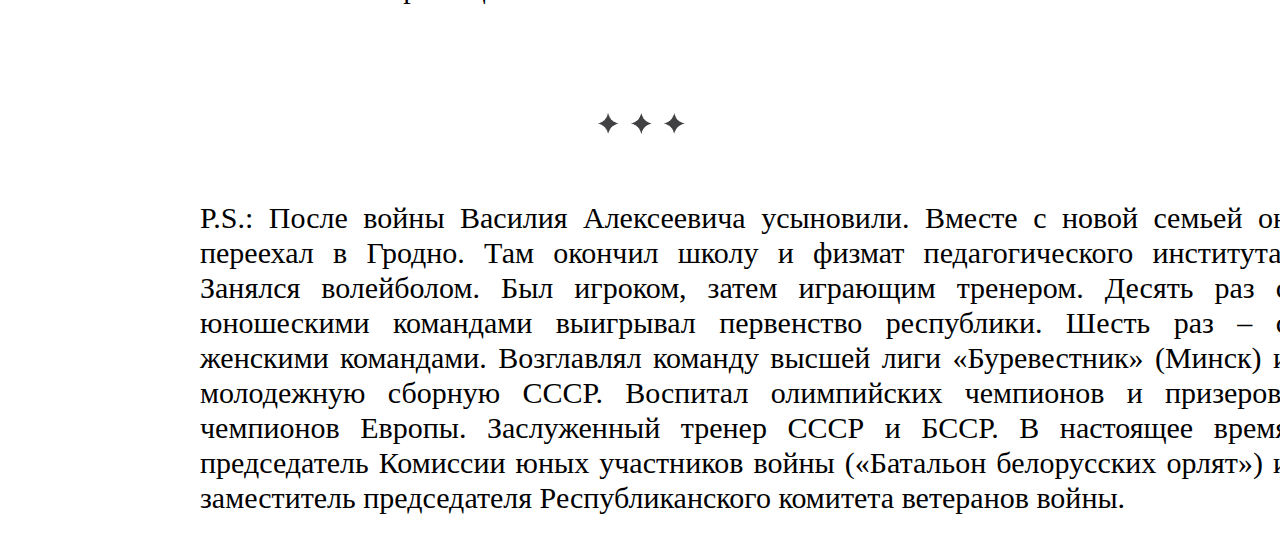
<file: var2.html>
<!DOCTYPE html>
<html lang="en">
<head>
    <meta charset="UTF-8">
    <title>Война</title>
  <link rel="stylesheet" href="var2.css">
</head>
<body>
<img class="var" src="var.jpg" alt="">
<div class="txt">Дети на войне</div>
<div class="wrapper">
    <div class="txt1">ВАСИЛИЙ, СЫН ПОЛКА</div>
</div>
<div class="txt2">По ступенькам сбегали вниз, нас подхватывали и подбрасывали так, что когда поймают, а когда и нет</div>
<div class="txt3">Переступаем порог квартиры. Нас встречает хозяин, Василий Алексеевич Князев. На руках у него маленькая собачка – японский хин Тери.</div>
<div class="txt4">– Она умная, знает 17 команд. В 1945-м у нас в отряде разминирования служила немецкая овчарка Арс, я ее тоже дрессировал.</div>
<div class="txt5">Василий Алексеевич отпускает Тери, идет с нами в зал и останавливается возле столика с фотографиями. На одной из них мальчик лет одиннадцати в солдатской шинели, сапогах, с погонами и портупеей:</div>
<div class="txt6">– А это я в 1944-м.</div>
<img class="ded" src="ded.png" alt="">
<div class="wrapper">
    <div class="txt7">Погоны из лыка</div>
    <img class="ded2" src="ded2.png" alt="">
</div>
<div class="txt8">Василий Алексеевич один из тех, кого называли сыновьями полка. Родителей убили фашисты за связь с партизанами. Ему удалось убежать в партизанский отряд. Оттуда попал в 203-й отдельный отряд разминирования действующей армии.</div>
<div class="txt9">– Советские солдаты заняли нашу деревню. Смотрю, в хате тети командир отряда, его заместитель и командир роты капитан Иванкин. Я сделал себе из лыка погоны, прикрепил их к армячку, нарисовал две лычки, подошел к капитану и докладываю: такой-то, хочу бить оккупантов. Он сначала посмеялся, а потом спросил у тети: «Вы бы отдали его нам?» А она говорит: «Да забирайте. Потому что до этого один из деревенских мальчишек поставил патрон противотанкового ружья, ударил по нему камнем, и ему разорвало живот. А потом они мне грушу взорвали». Это мы достали из фашистского снаряда порох, и подвели под мину. Груша подлетела на 30 метров. Нам интересно было.</div>
<div class="txt10">И вот меня забрали в землянку. Солдаты мне смастерили шинельку из большей, подвернули погоны, как на фотографии, дали фуражку, шапку и даже портупею. Детство мое на этом закончилось. Меня зачислили на должность связного.</div>

<div class="propis">Пропись углем</div>
<div class="txt30">На другом снимке с обратной стороны надпись «На память сыну отдельного отряда разминирования»:</div>
<div class="txt31">– Это от нашего парторга Субботина. До войны он был учителем. Из деревянного ящика для снарядов сделал мне доску. Разлинеил ее углем и учил писать цифры, потом буквы.</div>
<div class="txt32">А потом он сшил книжечку из оберточной бумаги. Она была плотной и не разбухала при намокании. Субботин написал мне таблицу умножения и велел запоминать. Я приходил к нему и сдавал. А уже в конце войны смог на открытке, которую послал брату, сам написать: «На память от Васи, сына полка».</div>
<div class="txt33">Это была моя первая учеба на фронте. А уже после войны мы, трое сыновей полка, вместе пошли во второй класс. Сели за одну парту. На уроки приходили в военной форме с трофейными пистолетами. Поначалу немножко хулиганили, не подчинялись гражданским учителям, а как же – мы военные. На большой перемене построим всех мальчишек повзводно и гоняем их маршировать с песней: «Горит в сердцах у нас любовь к земле родимой». Как-то в туалете стрельнули из пистолета, за это нас забрали в военную часть, срезали по лычке и дали трое суток гауптвахты.</div>
<div class="wrapper">
    <img class="ded3" src="ded3.png" alt="">
</div>
<div class="wrapper">
    <div class="txt34">Смерть на парашютиках</div>
</div>
<div class="txt35">Пока шла операция «Багратион», Василий Алексеевич в составе III Белорусского фронта с отрядом разминирования прошел Минск, Витебск, Тильзит, Шяуляй, Рагнид, Лазденин, Гумбинен.</div>
<div class="txt36">– В Литве попали на минное поле, где мины находились в деревянных и пластмассовых футлярах. На них не реагировали миноискатели. Поэтому поступил приказ мобилизовать собак крупных пород. На хуторе Таураге оказалась классная овчарка, широкая грудь, чистейшая немецкая порода, высокая. Тетка не хотела отдавать. Кричит: «Забирайте корову, коня, только не Арса». Капитана к себе овчарка не подпускала. Вставала на дыбы, рычала.</div>
<div class="txt37">Тогда я подошел к будке с куском сахара. Собака завиляла хвостом, зашла за будку и слизнула сахар. Капитан кричит: «Карабин!» Я защелкнул карабин, который был на веревке, за ошейником. Арс как рванет! И поволок меня за собой. Тут подбегает капитан. Накинул на овчарку ватовку, закрутил ремешок вокруг морды, так мы ее повели в часть. Вместе со старшиной Астаховым учили Арса командам. Потом натаскивали на мины.</div>
<div class="txt38">Под Кенигсбергом нам пришлось разминировать ночью. Вражеский самолет пролетел над полем и сбросил на нас светящиеся ракеты, которые медленно спускались на парашютиках. Стало светло, как днем, и фашисты начали бить по нам из минометов. Был кошмар. Взрывались солдаты, собаки. Уцелело около 25 человек из целой роты. Я сидел на ступеньках землянки возле амбразуры, мина ударила прямо возле нее. Смертельную рану осколками получил адъютант капитана Иванкина Архипкин. Мне разорвало в двух местах левый сапог. Тяжело ранен был и Арс. После боя я спросил, где он. Мне показали. У него из шеи лилась кровь, а глаза были полные слез. Он меня увидел, хвостом немножко вильнул. И я заплакал. Это была наша последняя встреча.</div>

<div class="wrapper">
    <div class="txt40">Чего спишь, Васька? Победа!</div>
</div>
<div class="txt41">– На Берлин наш отряд не должен был выдвигаться. Но через дорогу от нас базировался артиллерийский полк, который в составе I Белорусского фронта направлялся в Германию. Я втихаря спрятался в «Студебеккер» за ящиками от снарядов. Так и оказался в Берлине. Но меня нашли и отправили обратно в Кенигсберг. День Победы встречал там, в трехэтажном бюргерском «маентке». Смотрю, такая кровать стоит: широкая, мягкая, пуховая. Я как плюхнулся на нее и моментально уснул в сапогах.</div>
<div class="txt42">И вдруг ночью началась стрельба, как будто бой. В комнату влетает капитан и говорит: «Васька, чего спишь? Победа!» Я тоже схватил автомат и давай палить по окнам, мебели. Когда мы по ступенькам сбегали вниз, нас подхватывали и подбрасывали так, что когда поймают, а когда и нет. Одни плачут, другие смеются. Незабываемое зрелище!</div>
<div class="wrapper">
    <img class="stars" src="stars.png" alt="">
</div>
<div class="txt43">P.S.: После войны Василия Алексеевича усыновили. Вместе с новой семьей он переехал в Гродно. Там окончил школу и физмат педагогического института. Занялся волейболом. Был игроком, затем играющим тренером. Десять раз с юношескими командами выигрывал первенство республики. Шесть раз – с женскими командами. Возглавлял команду высшей лиги «Буревестник» (Минск) и молодежную сборную СССР. Воспитал олимпийских чемпионов и призеров, чемпионов Европы. Заслуженный тренер СССР и БССР. В настоящее время председатель Комиссии юных участников войны («Батальон белорусских орлят») и заместитель председателя Республиканского комитета ветеранов войны.</div>

</body>
</html>
</file>
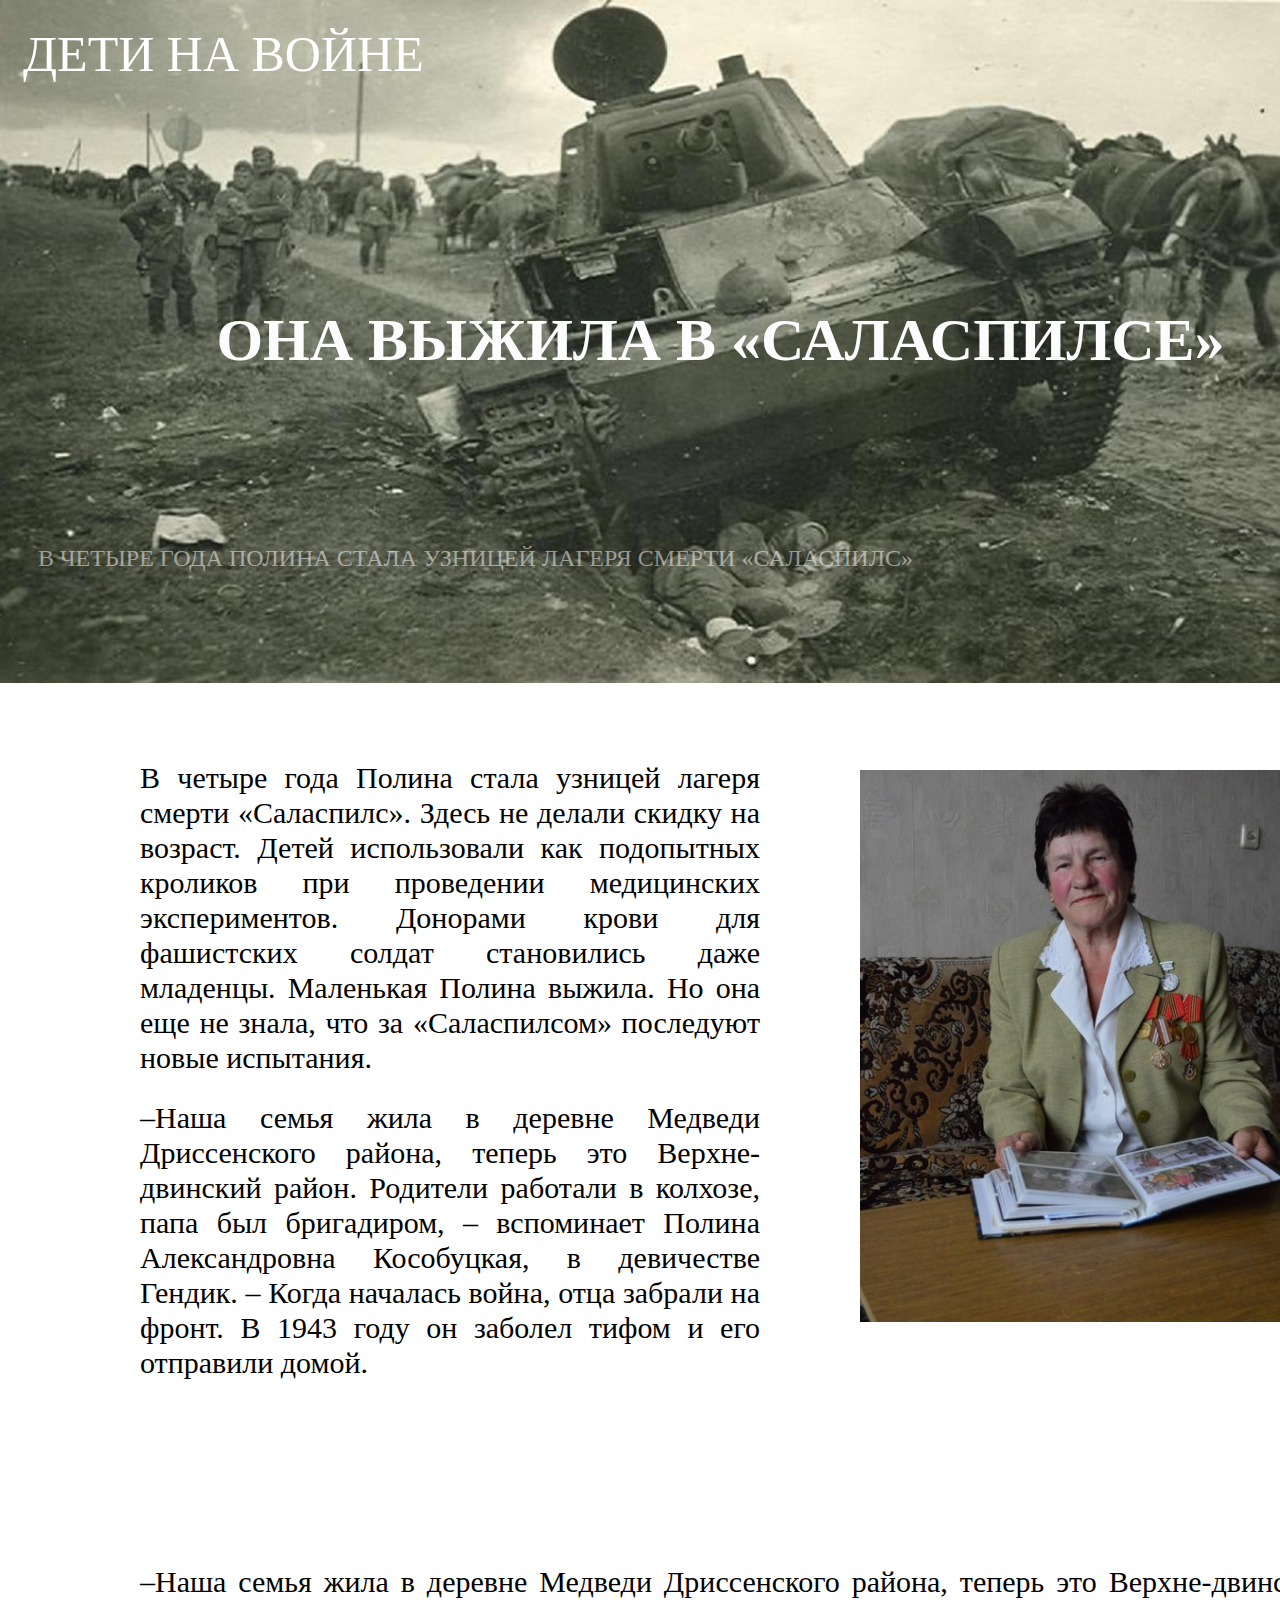
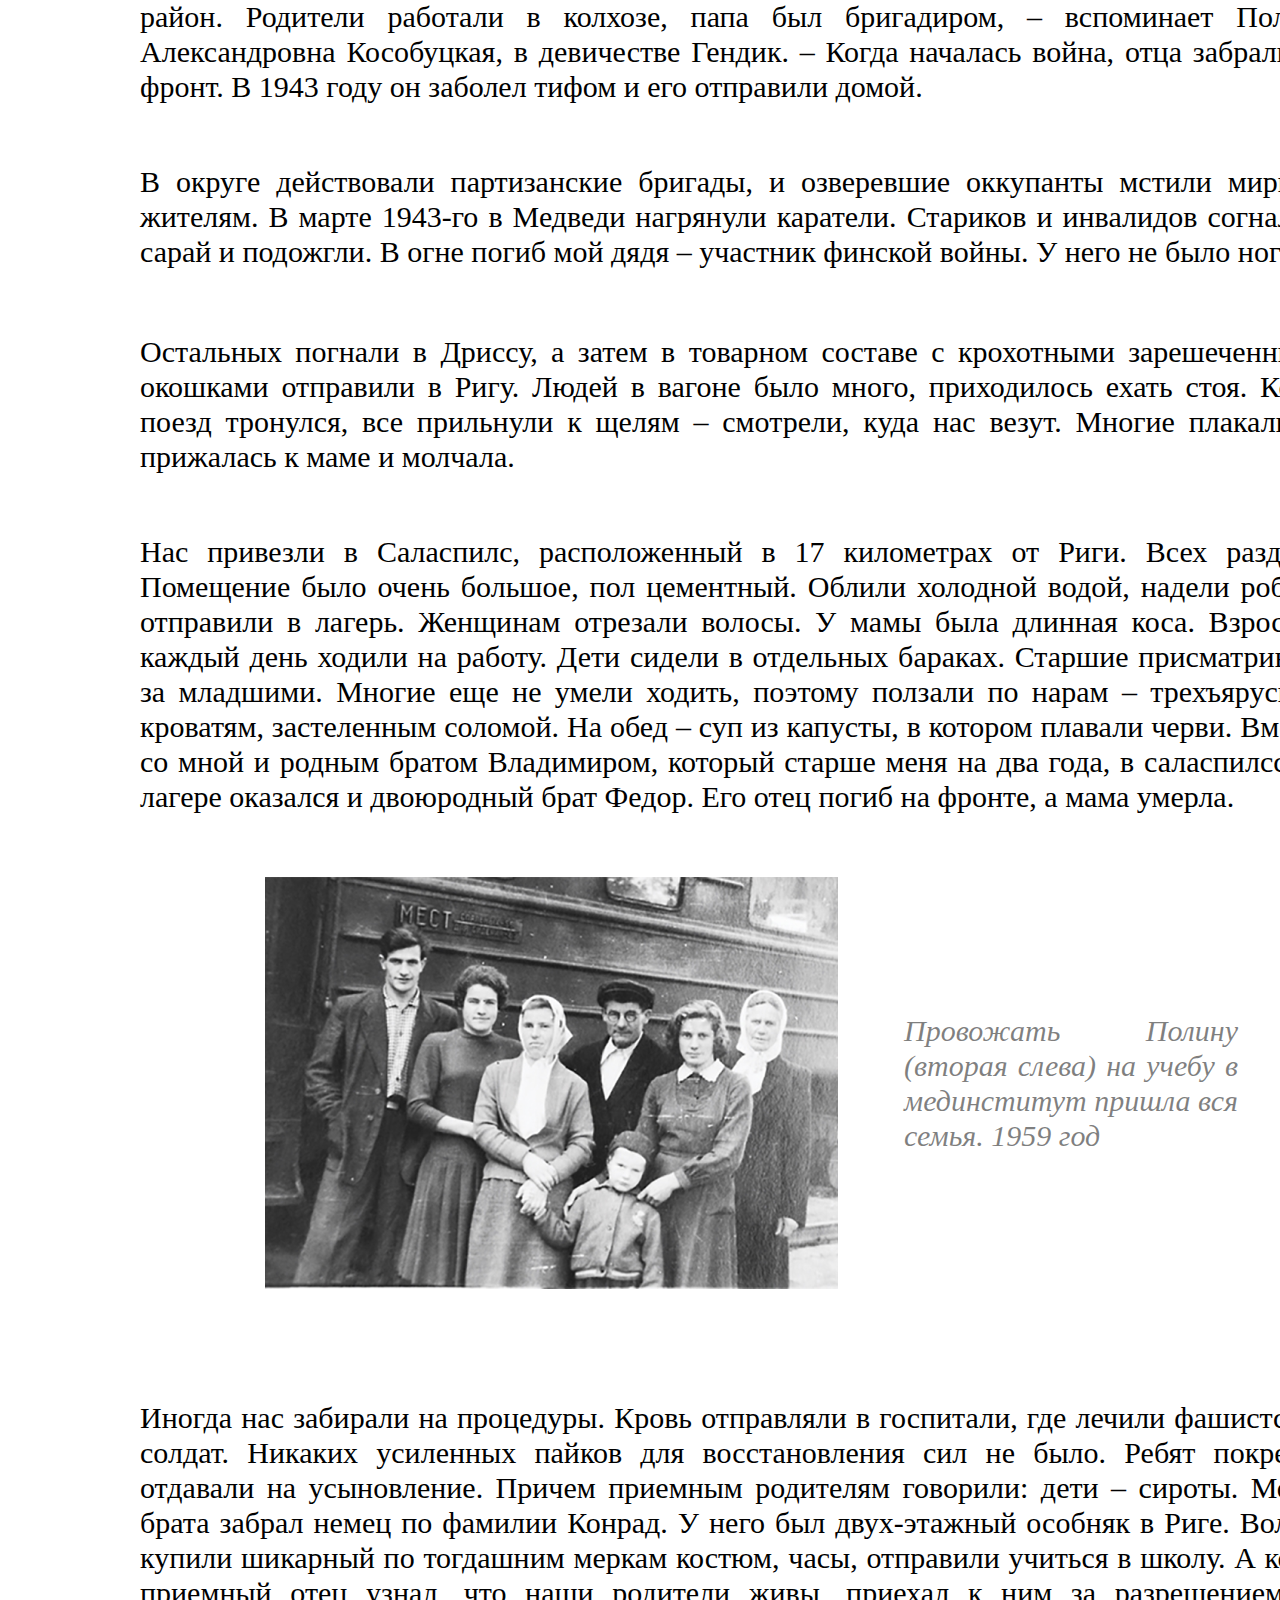
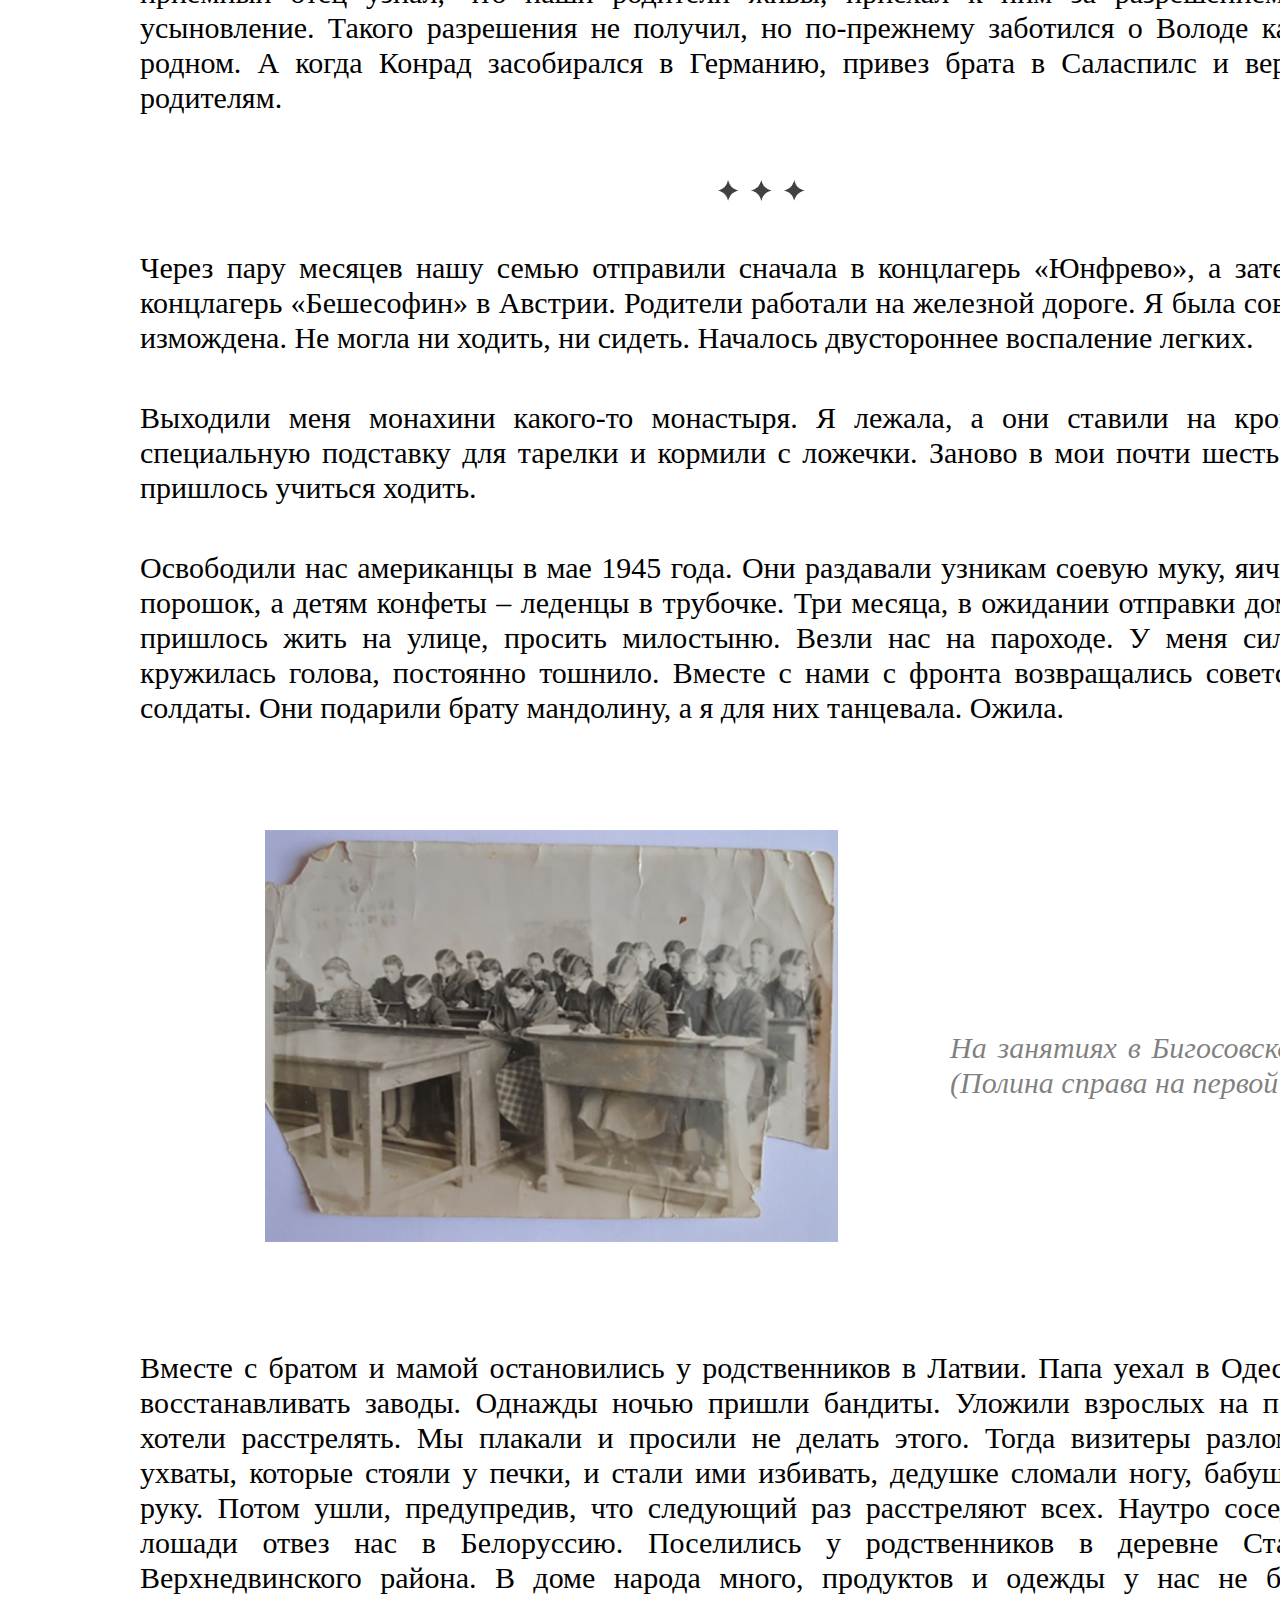
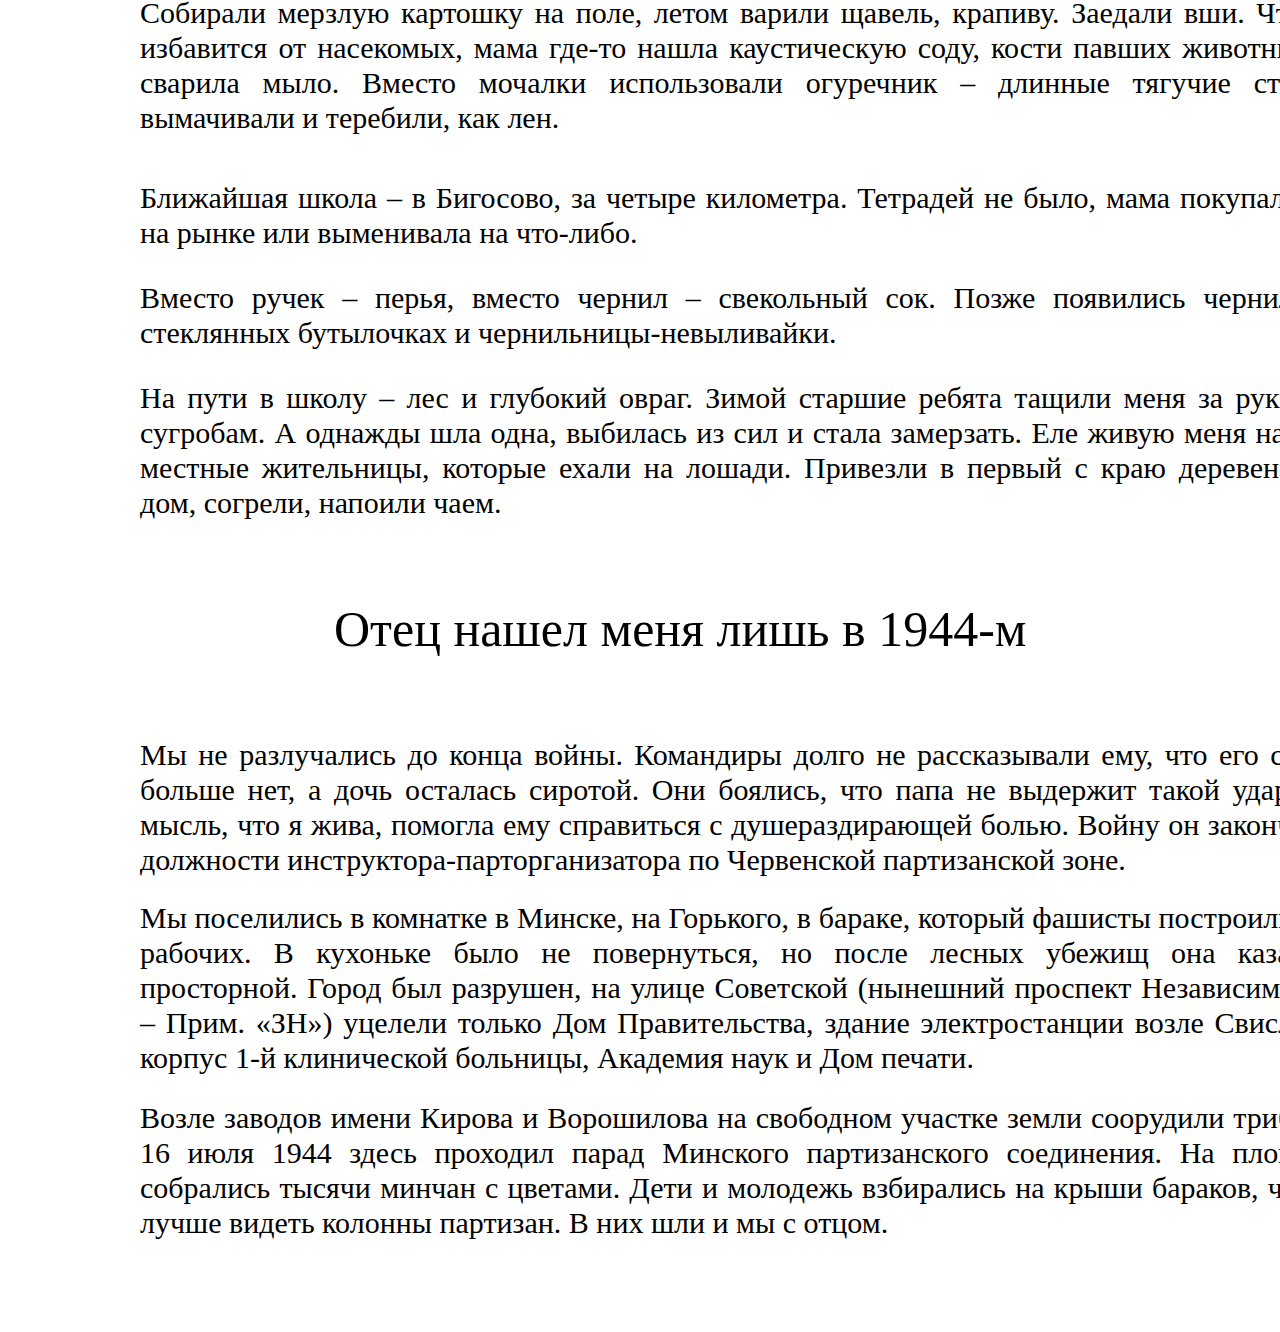
<file: var3.html>
<!DOCTYPE html>
<html lang="en">
<head>
    <meta charset="UTF-8">
    <title>var</title>
    <link rel="stylesheet" href="var3.css">
</head>
<body>
<img class="var" src="var.jpg" alt="">
<div class="txt">Дети на войне</div>
<div class="wrapper">
    <div class="txt1">Она выжила в «Саласпилсе»</div>
</div>
<div class="txt2">В четыре года Полина стала узницей лагеря смерти «Саласпилс»</div>
<div class="txt10">В четыре года Полина стала узницей лагеря смерти «Саласпилс». Здесь не делали скидку на возраст. Детей использовали как подопытных кроликов при проведении медицинских экспериментов. Донорами крови для фашистских солдат становились даже младенцы. Маленькая Полина выжила. Но она еще не знала, что за «Саласпилсом» последуют новые испытания.</div>
<div class="txt11">–Наша семья жила в деревне Медведи Дриссенского района, теперь это Верхне-двинский район. Родители работали в колхозе, папа был бригадиром, – вспоминает Полина Александровна Кособуцкая, в девичестве Гендик. – Когда началась война, отца забрали на фронт. В 1943 году он заболел тифом и его отправили домой.</div>
<img class="grandma" src="grandma.png" alt="">

<div class="txt12">–Наша семья жила в деревне Медведи Дриссенского района, теперь это Верхне-двинский район. Родители работали в колхозе, папа был бригадиром, – вспоминает Полина Александровна Кособуцкая, в девичестве Гендик. – Когда началась война, отца забрали на фронт. В 1943 году он заболел тифом и его отправили домой.</div>
<div class="txt13">В округе действовали партизанские бригады, и озверевшие оккупанты мстили мирным жителям. В марте 1943-го в Медведи нагрянули каратели. Стариков и инвалидов согнали в сарай и подожгли. В огне погиб мой дядя – участник финской войны. У него не было ноги.</div>
<div class="txt14">Остальных погнали в Дриссу, а затем в товарном составе с крохотными зарешеченными окошками отправили в Ригу. Людей в вагоне было много, приходилось ехать стоя. Когда поезд тронулся, все прильнули к щелям – смотрели, куда нас везут. Многие плакали. Я прижалась к маме и молчала.</div>
<div class="txt15">Нас привезли в Саласпилс, расположенный в 17 километрах от Риги. Всех раздели. Помещение было очень большое, пол цементный. Облили холодной водой, надели робы и отправили в лагерь. Женщинам отрезали волосы. У мамы была длинная коса. Взрослые каждый день ходили на работу. Дети сидели в отдельных бараках. Старшие присматривали за младшими. Многие еще не умели ходить, поэтому ползали по нарам – трехъярусным кроватям, застеленным соломой. На обед – суп из капусты, в котором плавали черви. Вместе со мной и родным братом Владимиром, который старше меня на два года, в саласпилсском лагере оказался и двоюродный брат Федор. Его отец погиб на фронте, а мама умерла.</div>
<img class="boys" src="boys3.png" alt="">
<div class="txt16">Провожать Полину (вторая слева) на учебу в мединститут пришла вся семья. 1959 год</div>
<div class="txt17">Иногда нас забирали на процедуры. Кровь отправляли в госпитали, где лечили фашистских солдат. Никаких усиленных пайков для восстановления сил не было. Ребят покрепче отдавали на усыновление. Причем приемным родителям говорили: дети – сироты. Моего брата забрал немец по фамилии Конрад. У него был двух-этажный особняк в Риге. Володе купили шикарный по тогдашним меркам костюм, часы, отправили учиться в школу. А когда приемный отец узнал, что наши родители живы, приехал к ним за разрешением на усыновление. Такого разрешения не получил, но по-прежнему заботился о Володе как о родном. А когда Конрад засобирался в Германию, привез брата в Саласпилс и вернул родителям.</div>
<div class="wrapper">
    <img class="stars" src="stars.png" alt="">
</div>
<div class="txt18">Через пару месяцев нашу семью отправили сначала в концлагерь «Юнфрево», а затем в концлагерь «Бешесофин» в Австрии. Родители работали на железной дороге. Я была совсем измождена. Не могла ни ходить, ни сидеть. Началось двустороннее воспаление легких.</div>
<div class="txt19">Выходили меня монахини какого-то монастыря. Я лежала, а они ставили на кровать специальную подставку для тарелки и кормили с ложечки. Заново в мои почти шесть лет пришлось учиться ходить.</div>
<div class="txt20">Освободили нас американцы в мае 1945 года. Они раздавали узникам соевую муку, яичный порошок, а детям конфеты – леденцы в трубочке. Три месяца, в ожидании отправки домой, пришлось жить на улице, просить милостыню. Везли нас на пароходе. У меня сильно кружилась голова, постоянно тошнило. Вместе с нами с фронта возвращались советские солдаты. Они подарили брату мандолину, а я для них танцевала. Ожила.</div>


<img class="students" src="students.png" alt="">
<div class="students2">На занятиях в Бигосовской школе (Полина справа на первой парте)</div>

<div class="txt21">Вместе с братом и мамой остановились у родственников в Латвии. Папа уехал в Одессу – восстанавливать заводы. Однажды ночью пришли бандиты. Уложили взрослых на пол и хотели расстрелять. Мы плакали и просили не делать этого. Тогда визитеры разломали ухваты, которые стояли у печки, и стали ими избивать, дедушке сломали ногу, бабушке – руку. Потом ушли, предупредив, что следующий раз расстреляют всех.
    Наутро сосед на лошади отвез нас в Белоруссию. Поселились у родственников в деревне Стаклы Верхнедвинского района. В доме народа много, продуктов и одежды у нас не было. Собирали мерзлую картошку на поле, летом варили щавель, крапиву. Заедали вши. Чтобы избавится от насекомых, мама где-то нашла каустическую соду, кости павших животных и сварила мыло. Вместо мочалки использовали огуречник – длинные тягучие стебли вымачивали и теребили, как лен.</div>
<div class="txt22">Ближайшая школа – в Бигосово, за четыре километра. Тетрадей не было, мама покупала их на рынке или выменивала на что-либо.</div>
<div class="txt23">Вместо ручек – перья, вместо чернил – свекольный сок. Позже появились чернила в стеклянных бутылочках и чернильницы-невыливайки.</div>
<div class="txt24">На пути в школу – лес и глубокий овраг. Зимой старшие ребята тащили меня за руки по сугробам. А однажды шла одна, выбилась из сил и стала замерзать. Еле живую меня нашли местные жительницы, которые ехали на лошади. Привезли в первый с краю деревенский дом, согрели, напоили чаем.</div>

<div class="txt25">Отец нашел меня лишь в 1944-м</div>
<div class="txt26">Мы не разлучались до конца войны. Командиры долго не рассказывали ему, что его семьи больше нет, а дочь осталась сиротой. Они боялись, что папа не выдержит такой удар. Но мысль, что я жива, помогла ему справиться с душераздирающей болью. Войну он закончил в должности инструктора-парторганизатора по Червенской партизанской зоне.</div>
<div class="txt27">Мы поселились в комнатке в Минске, на Горького, в бараке, который фашисты построили для рабочих. В кухоньке было не повернуться, но после лесных убежищ она казалась просторной. Город был разрушен, на улице Советской (нынешний проспект Независимости. – Прим. «ЗН») уцелели только Дом Правительства, здание электростанции возле Свислочи, корпус 1-й клинической больницы, Академия наук и Дом печати.</div>
<div class="txt28">Возле заводов имени Кирова и Ворошилова на свободном участке земли соорудили трибуну: 16 июля 1944 здесь проходил парад Минского партизанского соединения. На площади собрались тысячи минчан с цветами. Дети и молодежь взбирались на крыши бараков, чтобы лучше видеть колонны партизан. В них шли и мы с отцом.</div>

</body>
</html>
</file>
<file: style2.css>
*{padding: 0;margin: 0;border: 0;}
*,*:before,*:after{-moz-box-sizing: border-box;-webkit-box-sizing: border-box;box-sizing: border-box;}
:focus,:active{outline: none;}
a:focus,a:active{outline: none;}
nav,footer,header,aside{display: block;}
html,body{height:100%;width:100%;font-size:100%;line-height:1;font-size:14px;-ms-text-size-adjust:100%;-moz-text-size-adjust:100%;-webkit-text-size-adjust:100%;}
input,button,textarea{font-family:inherit;}
input::-ms-clear{display: none;}
button{cursor: pointer;}
button::-moz-focus-inner{padding:0;border:0;}
a,a:visited{text-decoration: none;}
a:hover{text-decoration: none;}
ul li{list-style: none;}
img{vertical-align: top;}
h1,h2,h3,h4,h5,h6{font-size:inherit;font-weight: inherit;}
body{
    font-family: 'Roboto', sans-serif;   
}
.header_wrapper{
    width: 100%;
    display: flex;
    justify-content: flex-end;
    background-image: url(ditko.png);
    background-repeat: no-repeat;
    background-size: 100%;
    background-position: center;
    padding-top: 658px;

}
.header_title{
    font-weight: 800;
    font-size: 70px;
    line-height: 82px;

/* identical to box height */
text-transform: uppercase;

color: #FFFFFF;
}
.content_item{
    display: flex;
    flex-direction: column;
}
.content_container{
    display: flex;
    justify-content: space-between;
    margin-bottom: 92px;
}
.content_container img{
    max-height: 210px;
    max-width: 320px;
    margin-bottom: 15px;
}
.content{
    padding: 128px 0;
    max-width: 1200px;
    margin: 0 auto;
}
.item_title{
    font-weight: 400;
font-size: 20px;
line-height: 23px;

color: #000000;
margin-bottom: 15px;
}
.item_text{
    font-weight: 300;
font-size: 14px;
line-height: 16px;
text-align: justify;

color: #777777;
max-width: 320px;
}
.title_1{
    max-width: 182px;
}
.title_2{
    max-width: 160px;
}
.title_3{
    max-width: 354px;
}
.title_4{
    max-width: 312px;
}
.title_5{
    max-width: 256px;
}
</file>
<file: injex.css>
*{padding: 0;margin: 0;border: 0;}
*,*:before,*:after{-moz-box-sizing: border-box;-webkit-box-sizing: border-box;box-sizing: border-box;}
:focus,:active{outline: none;}
a:focus,a:active{outline: none;}
nav,footer,header,aside{display: block;}
html,body{height:100%;width:100%;font-size:100%;line-height:1;font-size:14px;-ms-text-size-adjust:100%;-moz-text-size-adjust:100%;-webkit-text-size-adjust:100%;}
input,button,textarea{font-family:inherit;}
input::-ms-clear{display: none;}
button{cursor: pointer;}
button::-moz-focus-inner{padding:0;border:0;}
a,a:visited{text-decoration: none;}
a:hover{text-decoration: none;}
ul li{list-style: none;}
img{vertical-align: top;}
h1,h2,h3,h4,h5,h6{font-size:inherit;font-weight: inherit;}
body{
    font-family: 'Roboto', sans-serif;   
}
.tank{
    position: absolute;
    width: 100%;
    height: 600px;
    left: 0;
    top: 0;
}
.header {
    padding: 0 20px 100px 20px;
    background-image: url(tanki.jpg);
    background-position: center;
    background-size: 100%;
}
.header_text {
    font-family: 'Inter';
font-style: normal;
font-weight: 200;
font-size: 50px;
line-height: 61px;
text-transform: uppercase;
text-align: left;
color: #FFFFFF;
margin-bottom: 210px;
    z-index: 9;
}
.header_title {
    font-family: 'Inter';
font-style: normal;
font-weight: 900;
font-size: 70px;
line-height: 85px;
text-align: center;
text-transform: uppercase;
text-align: center;
margin-bottom: 66px;

color: #FCFCFC;
}
.header_text_2 {
    font-family: 'Inter';
font-style: normal;
font-weight: 200;
font-size: 24px;
line-height: 29px;
text-transform: uppercase;

color: #FFFFFF;
}
.header_2 {
}
.container{
    max-width: 1100px;
    margin: 0 auto;
}
.image_container {
    padding: 60px 0;
    display: flex;
    flex-direction: column;
    align-items: center;
}
.image_container img{
    margin-bottom: 103px;

}
.image_container_text {
    font-weight: 500;
    font-size: 30px;
    line-height: 35px;
    text-align: justify;
    color: black;
}
.text_1{
    margin-bottom: 20px;
}
.image_text_container{
    margin-bottom: 57px;
}
.image_title {
    margin-bottom: 45px;
    font-weight: 500;
    font-size: 50px;
    line-height: 59px;
    text-align: justify;
    color: black;
}
.image_text {
    font-weight: 300;
    font-size: 30px;
    line-height: 35px;
    text-align: justify;
    margin-bottom: 89px;
}
.cit_container {
    display: flex;
    gap: 56px;
    margin-bottom: 114px;
}
.cit_container_item {
    font-weight: 200;
    font-size: 34px;
    line-height: 40px;
    text-align: justify;

    color: #000000;
}
.image_text_2{
    margin-bottom: 114px;
}
.img_container{
    display: flex;
    margin-bottom: 114px;
    gap: 44px;
}
.container_item img{
    max-width: 525px;
    max-height: 410px;
}
.container_item{
    font-family: 'Roboto';
    font-style: italic;
    font-weight: 200;
    font-size: 30px;
    line-height: 35px;
    text-align: justify;
    color: #000000;
    display: flex;
    align-items: center;
}
</file>
<file: nachalo.css>
.fon{
    /* NLS_Haig_-_Troops_moving_up_at_eventide_-_men_of_a_Yorkshire_regiment_on_the_march-800x607 1 */

    position: absolute;
    width: 100%;
    height: 666px;
    left: 0px;
    top: 0px;


}
.txt1{
    /* Как всё начиналось? */

    position: absolute;
    width: 850px;
    height: 82px;
    left: 640px;
    top: 475px;

    font-family: 'Roboto';
    font-style: normal;
    font-weight: 500;
    font-size: 70px;
    line-height: 82px;
    /* identical to box height */
    text-transform: uppercase;

    color: #FFFFFF;


}
.txt2{
    /* 22 июня 1941 года. 4 часа 15 минут ... */

    position: absolute;
    width: 357px;
    height: 21px;
    left: 997px;
    top: 567px;

    font-family: 'Roboto';
    font-style: normal;
    font-weight: 400;
    font-size: 18px;
    line-height: 21px;
    /* identical to box height */
    text-transform: uppercase;

    color: #FFFFFF;
}
.txt3{
    /* 22 июня 1941 года. 4 часа 15 минут. Противник подверг массированному артобстрелу военные и гражданские объекты, места дислокации советских воинских частей в приграничной полосе. Воздушным налетам подверглись 26 аэродромов Западного, 23 — Киевского, 11 — Прибалтийского особых военных округов и 6 аэродромов Одесского военного округа... */

    position: absolute;
    width: 1118px;
    height: 165px;
    left: 161px;
    top: 748px;

    font-family: 'Roboto';
    font-style: normal;
    font-weight: 700;
    font-size: 28px;
    line-height: 33px;
    text-align: justify;

    color: #000000;


}
.txt4{
    /* Войска первого эшелона Западного фронта, принявшие на себя удар германских армий группы «Центр», буквально в первые дни оказались в катастрофическом положении. Несмотря на героические усилия бойцов и командиров, начало боевых действий сложилось для наших войск крайне неблагоприятно. Соединения 3–й, 10–й и 4–й армий, прикрывавшие границу, не смогли создать сплошного фронта, организовать устойчивую оборону. Бои на линии укрепленных районов носили в значительной мере очаговый характер. Многим частям с самого начала пришлось драться в окружении. Внезапные удары вражеской авиации нарушили связь, затруднили управление войсками... */

    position: absolute;
    width: 1118px;
    height: 330px;
    left: 161px;
    top: 952px;

    font-family: 'Roboto';
    font-style: normal;
    font-weight: 200;
    font-size: 28px;
    line-height: 33px;
    text-align: justify;

    color: #000000;


}
.txt5{
    /* Предваряя вторжение, уже с 15 июня на территорию Западного Особого военного округа начали проникать разведывательные и диверсионные группы вермахта. */

    position: absolute;
    width: 1118px;
    height: 66px;
    left: 161px;
    top: 1321px;

    font-family: 'Roboto';
    font-style: normal;
    font-weight: 700;
    font-size: 28px;
    line-height: 33px;
    text-align: justify;

    color: #000000;


}
.txt6{
    /* Агенты противника, экипированные в форму военнослужащих РККА, хорошо владеющие русским языком, должны были с началом боевых действий разрушать коммуникации, сеять панику, уничтожать объекты жизнеобеспечения, провоцировать беспорядки. И в ряде случаев им это удалось. Одна из диверсионных групп — «Першы штурмовы звяз» — состояла преимущественно из жителей Западной Белоруссии, бывших граждан Польши (в конце лета 1941–го это подразделение было расформировано, а личный состав влился в Минскую городскую полицию порядка). Диверсанты из «звяза», которым командовал бывший подхорунжий Войска Польского В.Качан, прошли подготовку в элитном полку «Бранденбург–800». Первая группа парашютистов из состава «Першага штурмовага звяза» — всего 41 человек в форме РККА — была сброшена на советскую территорию 18 июня в районе города Сувалки для совершения диверсий на железнодорожной ветке Столбцы — Барановичи. Большую часть группы ликвидировали сотрудники госбезопасности, по всей видимости, совместно с военными или пограничниками. Вторая группа десантировалась в ночь с 21 на 22 июня к западу от Минска, успешно провела диверсию на железной дороге и выступила навстречу немецким войскам. В ночь на 22 июня немецкие диверсанты проникли на советскую территорию и вступили в бой с пограничниками 17–го Брестского погранотряда. Другие диверсионные группы парализовали деятельность штаба ЗапОВО, вырезав десятки метров проводов и лишив командование округа связи с войсками. За 10 минут до начала артиллерийской подготовки германский спецназ захватил все 6 мостов через Буг и обеспечил беспрепятственное продвижение частей 12–го армейского корпуса немцев к Бресту. Четыре танковые дивизии 2–й танковой группы генерала Гудериана двинулись в обход города с севера и юга. С начала войны широкое использование получила практика выброски воздушных десантов с целью захвата и удержания важных объектов и рубежей. */

    position: absolute;
    width: 1118px;
    height: 500px;
    left: 161px;
    top: 1440px;

    font-family: 'Roboto';
    font-style: normal;
    font-weight: 200;
    font-size: 28px;
    line-height: 33px;
    text-align: justify;

    color: #000000;


}
.txt7{
    position: absolute;
    width: 1118px;
    height: 500px;
    left: 161px;
    top: 1990px;

    font-family: 'Roboto';
    font-style: normal;
    font-weight: 200;
    font-size: 28px;
    line-height: 33px;
    text-align: justify;

    color: #000000;
}
.txt8{
    position: absolute;
    width: 1118px;
    height: 500px;
    left: 161px;
    top: 2090px;

    font-family: 'Roboto';
    font-style: normal;
    font-weight: 200;
    font-size: 28px;
    line-height: 33px;
    text-align: justify;

    color: #000000;
}
.bejenci{
    /* Bezjenci-sovrtskie 1 */

    position: absolute;
    width: 835px;
    height: 295px;
    left: 293px;
    top: 2362px;


}
.txt9{
    /* Советские беженцы */

    position: absolute;
    width: 240px;
    height: 28px;
    left: 965px;
    top: 2660px;

    font-family: 'Roboto';
    font-style: normal;
    font-weight: 300;
    font-size: 24px;
    line-height: 28px;
    text-align: justify;
    text-transform: lowercase;

    color: #000000;


}
.txt10{
    /* Для борьбы с парашютистами и диверсантами потребовались дополнительные силы и средства. Уже на второй день войны, 23 июня, ЦК КП(б)Б принял директиву «О борьбе с вражескими парашютными десантами». Директива предписывала взятие под охрану всех важнейших сооружений, мостов, предприятий, железных дорог, линий связи, телефонных и телеграфных станций, требовала организовать наблюдение и информирование командования воинских частей о появлении парашютистов и диверсантов противника. Разумеется, никакой вооруженной силы у руководителей обкомов, райкомов и райисполкомов, кому была адресована директива, не было. Группы наблюдателей предстояло создавать, что называется, с нуля из числа местных активистов. В случаях, не терпящих отлагательства, следовало принимать меры к уничтожению врага собственными силами, используя охотничье и холодное оружие, пригодные для этих целей орудия труда (топоры, вилы и т.п.). 24 июня вышло постановление Совета Народных Комиссаров СССР «О мероприятиях по борьбе с парашютными десантами и диверсантами противника в прифронтовой полосе». Органам Народного комиссариата внутренних дел поручалось создание истребительных батальонов численностью 100 — 200 человек. Таким образом, к 25 июня было законодательно оформлено создание новых военизированных иррегулярных формирований, предназначенных для борьбы с вражескими десантами и диверсионными группами. 6 июля 1941 года СНК БССР и ЦК КП(б)Б приняли постановление «Об организации отрядов народного ополчения», которым в том числе предписывалась борьба с вражескими десантами и диверсионными группами, а в случае оккупации территории им следовало переходить к партизанским методам. */

    position: absolute;
    width: 1125px;
    height: 891px;
    left: 148px;
    top: 2750px;

    font-family: 'Roboto';
    font-style: normal;
    font-weight: 200;
    font-size: 28px;
    line-height: 33px;
    text-align: justify;

    color: #000000;


}
.txt11{
    /* Для борьбы с парашютистами и диверсантами потребовались дополнительные силы и средства. Уже на второй день войны, 23 июня, ЦК КП(б)Б принял директиву «О борьбе с вражескими парашютными десантами». Директива предписывала взятие под охрану всех важнейших сооружений, мостов, предприятий, железных дорог, линий связи, телефонных и телеграфных станций, требовала организовать наблюдение и информирование командования воинских частей о появлении парашютистов и диверсантов противника. Разумеется, никакой вооруженной силы у руководителей обкомов, райкомов и райисполкомов, кому была адресована директива, не было. Группы наблюдателей предстояло создавать, что называется, с нуля из числа местных активистов. В случаях, не терпящих отлагательства, следовало принимать меры к уничтожению врага собственными силами, используя охотничье и холодное оружие, пригодные для этих целей орудия труда (топоры, вилы и т.п.). 24 июня вышло постановление Совета Народных Комиссаров СССР «О мероприятиях по борьбе с парашютными десантами и диверсантами противника в прифронтовой полосе». Органам Народного комиссариата внутренних дел поручалось создание истребительных батальонов численностью 100 — 200 человек. Таким образом, к 25 июня было законодательно оформлено создание новых военизированных иррегулярных формирований, предназначенных для борьбы с вражескими десантами и диверсионными группами. 6 июля 1941 года СНК БССР и ЦК КП(б)Б приняли постановление «Об организации отрядов народного ополчения», которым в том числе предписывалась борьба с вражескими десантами и диверсионными группами, а в случае оккупации территории им следовало переходить к партизанским методам. */

    position: absolute;
    width: 1125px;
    height: 891px;
    left: 148px;
    top: 2990px;

    font-family: 'Roboto';
    font-style: normal;
    font-weight: 200;
    font-size: 28px;
    line-height: 33px;
    text-align: justify;

    color: #000000;


}
.txt12{
    /* Для борьбы с парашютистами и диверсантами потребовались дополнительные силы и средства. Уже на второй день войны, 23 июня, ЦК КП(б)Б принял директиву «О борьбе с вражескими парашютными десантами». Директива предписывала взятие под охрану всех важнейших сооружений, мостов, предприятий, железных дорог, линий связи, телефонных и телеграфных станций, требовала организовать наблюдение и информирование командования воинских частей о появлении парашютистов и диверсантов противника. Разумеется, никакой вооруженной силы у руководителей обкомов, райкомов и райисполкомов, кому была адресована директива, не было. Группы наблюдателей предстояло создавать, что называется, с нуля из числа местных активистов. В случаях, не терпящих отлагательства, следовало принимать меры к уничтожению врага собственными силами, используя охотничье и холодное оружие, пригодные для этих целей орудия труда (топоры, вилы и т.п.). 24 июня вышло постановление Совета Народных Комиссаров СССР «О мероприятиях по борьбе с парашютными десантами и диверсантами противника в прифронтовой полосе». Органам Народного комиссариата внутренних дел поручалось создание истребительных батальонов численностью 100 — 200 человек. Таким образом, к 25 июня было законодательно оформлено создание новых военизированных иррегулярных формирований, предназначенных для борьбы с вражескими десантами и диверсионными группами. 6 июля 1941 года СНК БССР и ЦК КП(б)Б приняли постановление «Об организации отрядов народного ополчения», которым в том числе предписывалась борьба с вражескими десантами и диверсионными группами, а в случае оккупации территории им следовало переходить к партизанским методам. */

    position: absolute;
    width: 1125px;
    height: 891px;
    left: 148px;
    top: 3250px;

    font-family: 'Roboto';
    font-style: normal;
    font-weight: 200;
    font-size: 28px;
    line-height: 33px;
    text-align: justify;

    color: #000000;


}
.txt13{
    /* Для борьбы с парашютистами и диверсантами потребовались дополнительные силы и средства. Уже на второй день войны, 23 июня, ЦК КП(б)Б принял директиву «О борьбе с вражескими парашютными десантами». Директива предписывала взятие под охрану всех важнейших сооружений, мостов, предприятий, железных дорог, линий связи, телефонных и телеграфных станций, требовала организовать наблюдение и информирование командования воинских частей о появлении парашютистов и диверсантов противника. Разумеется, никакой вооруженной силы у руководителей обкомов, райкомов и райисполкомов, кому была адресована директива, не было. Группы наблюдателей предстояло создавать, что называется, с нуля из числа местных активистов. В случаях, не терпящих отлагательства, следовало принимать меры к уничтожению врага собственными силами, используя охотничье и холодное оружие, пригодные для этих целей орудия труда (топоры, вилы и т.п.). 24 июня вышло постановление Совета Народных Комиссаров СССР «О мероприятиях по борьбе с парашютными десантами и диверсантами противника в прифронтовой полосе». Органам Народного комиссариата внутренних дел поручалось создание истребительных батальонов численностью 100 — 200 человек. Таким образом, к 25 июня было законодательно оформлено создание новых военизированных иррегулярных формирований, предназначенных для борьбы с вражескими десантами и диверсионными группами. 6 июля 1941 года СНК БССР и ЦК КП(б)Б приняли постановление «Об организации отрядов народного ополчения», которым в том числе предписывалась борьба с вражескими десантами и диверсионными группами, а в случае оккупации территории им следовало переходить к партизанским методам. */

    position: absolute;
    width: 1125px;
    height: 891px;
    left: 148px;
    top: 3480px;

    font-family: 'Roboto';
    font-style: normal;
    font-weight: 200;
    font-size: 28px;
    line-height: 33px;
    text-align: justify;

    color: #000000;


}
.container{
    /* Rectangle 1 */

    position: absolute;
    width: 100%;
    height: 1721px;
    left: 0px;
    top: 3771px;

    background: rgba(47, 47, 47, 0.69);

}
.cont{
    /* Rectangle 2 */


    position: absolute;
    width: 1132px;
    height: 1618px;
    left: 185px;
    top: 3825px;

    background: #FFFFFF;

}
.txt20{
    /* Согласно докладной записке НКГБ БССР от 5 июля 1941 года в НКГБ и НКВД СССР первые партизанские отряды и группы были созданы в БССР уже 26 июня 1941 года. В их состав вошли работники НКГБ, НКВД и курсанты Могилевской межкраевой школы. Всего 14 отрядов общей численностью 1.162 человека, в их составе оперативных и руководящих работников НКГБ — 539 человек, работников НКВД и милиции — 623 человека. По районам отряды распределялись следующим образом: Слуцкий — 100 человек под командованием начальника УНКГБ по Минской области капитана госбезопасности А.Е.Василевского; Лепельский — 101 человек, начальник Лидского горотдела НКГБ ст. лейтенант госбезопасности Г.Н.Сулима; Дзержинский — 51 человек, зам. начальника 1–го Управления НКГБ БССР ст. лейтенант госбезопасности Г.Г.Старинов; Осиповичский — 101 человек, начальник контрразведывательного отдела УНКГБ по Барановичской области капитан госбезопасности К.А.Рубинов; Червенский — 50 человек, зам. начальника УНКГБ по Барановичской области капитан госбезопасности Н.С.Зайцев; Березинский — 96 человек, зам. начальника УНКГБ по Белостокской области капитан госбезопасности С.В.Юрин; Белыничский — 50 человек, нач. отделения 3–го Управления НКГБ БССР мл. лейтенант госбезопасности П.А.Ляхов; Кричевский — 50 человек, нач. следственной части УНКГБ по Минской области лейтенант госбезопасности В.А.Симахин; Могилевский — 101 человек, нач. секретно–политического отдела УНКГБ по Могилевской области лейтенант госбезопасности Х.С.Прибыль; Витебский — 53 человека, зам. начальника 2–го Управления НКГБ БССР ст. лейтенант госбезопасности Л.М.Пасманик; Шкловский — 93 человека, комендант НКГБ БССР ст. лейтенант госбезопасности С.Г.Коба; Быховский — 103 человека, лейтенант милиции Д.Н.Кузменок; Оршанский — 102 человека, нач. отдела уголовного розыска и помощник начальника Управления милиции НКВД БССР капитан милиции М.Л.Кожемякин; Бобруйский — 111 человек, зам. начальника отдела 3–го Управления НКГБ БССР лейтенант госбезопасности Г.С.Морозкин. */

    position: absolute;
    width: 825px;
    height: 1568px;
    left: 252px;
    top: 3846px;

    font-family: 'Roboto';
    font-style: italic;
    font-weight: 300;
    font-size: 27px;
    line-height: 32px;
    text-align: justify;

    color: #000000;


}
.txt21{
    position: absolute;
    width: 825px;
    height: 200px;
    left: 252px;
    top: 4150px;

    font-family: 'Roboto';
    font-style: italic;
    font-weight: 300;
    font-size: 27px;
    line-height: 32px;
    text-align: justify;

    color: #000000;
}
.txt22{
    position: absolute;
    width: 825px;
    height: 200px;
    left: 252px;
    top: 4250px;

    font-family: 'Roboto';
    font-style: italic;
    font-weight: 300;
    font-size: 27px;
    line-height: 32px;
    text-align: justify;

    color: #000000;
}
.txt23{
    position: absolute;
    width: 825px;
    height: 200px;
    left: 252px;
    top: 4340px;

    font-family: 'Roboto';
    font-style: italic;
    font-weight: 300;
    font-size: 27px;
    line-height: 32px;
    text-align: justify;

    color: #000000;
}
.txt24{
    position: absolute;
    width: 825px;
    height: 200px;
    left: 252px;
    top: 4430px;

    font-family: 'Roboto';
    font-style: italic;
    font-weight: 300;
    font-size: 27px;
    line-height: 32px;
    text-align: justify;

    color: #000000;
}
.txt25{
    position: absolute;
    width: 825px;
    height: 200px;
    left: 252px;
    top: 4550px;

    font-family: 'Roboto';
    font-style: italic;
    font-weight: 300;
    font-size: 27px;
    line-height: 32px;
    text-align: justify;

    color: #000000;
}
.txt26{
    position: absolute;
    width: 825px;
    height: 200px;
    left: 252px;
    top: 4630px;

    font-family: 'Roboto';
    font-style: italic;
    font-weight: 300;
    font-size: 27px;
    line-height: 32px;
    text-align: justify;

    color: #000000;
}
.txt27{
    position: absolute;
    width: 825px;
    height: 200px;
    left: 252px;
    top: 4730px;

    font-family: 'Roboto';
    font-style: italic;
    font-weight: 300;
    font-size: 27px;
    line-height: 32px;
    text-align: justify;

    color: #000000;
}
.txt28{
    position: absolute;
    width: 825px;
    height: 200px;
    left: 252px;
    top: 4830px;

    font-family: 'Roboto';
    font-style: italic;
    font-weight: 300;
    font-size: 27px;
    line-height: 32px;
    text-align: justify;

    color: #000000;
}
.txt29{
    position: absolute;
    width: 825px;
    height: 200px;
    left: 252px;
    top: 4930px;

    font-family: 'Roboto';
    font-style: italic;
    font-weight: 300;
    font-size: 27px;
    line-height: 32px;
    text-align: justify;

    color: #000000;
}
.txt30{
    position: absolute;
    width: 825px;
    height: 200px;
    left: 252px;
    top: 5050px;

    font-family: 'Roboto';
    font-style: italic;
    font-weight: 300;
    font-size: 27px;
    line-height: 32px;
    text-align: justify;

    color: #000000;
}
.txt31{
    position: absolute;
    width: 825px;
    height: 200px;
    left: 252px;
    top: 5130px;

    font-family: 'Roboto';
    font-style: italic;
    font-weight: 300;
    font-size: 27px;
    line-height: 32px;
    text-align: justify;

    color: #000000;
}
.txt32{
    position: absolute;
    width: 825px;
    height: 200px;
    left: 252px;
    top: 5210px;

    font-family: 'Roboto';
    font-style: italic;
    font-weight: 300;
    font-size: 27px;
    line-height: 32px;
    text-align: justify;

    color: #000000;
}
.txt33{
    position: absolute;
    width: 825px;
    height: 200px;
    left: 252px;
    top: 5260px;

    font-family: 'Roboto';
    font-style: italic;
    font-weight: 300;
    font-size: 27px;
    line-height: 32px;
    text-align: justify;

    color: #000000;
}
.txt34{
    position: absolute;
    width: 825px;
    height: 100px;
    left: 252px;
    top: 5380px;

    font-family: 'Roboto';
    font-style: italic;
    font-weight: 300;
    font-size: 27px;
    line-height: 32px;
    text-align: justify;

    color: #000000;
}
</file>
<file: nayka2.css>
.medicine{
    /* 8c9088875823c8346e1f17033ac0d1dd 1 */

    position: absolute;
    width: 1518px;
    height: 842px;
    left: 0px;
    top: 0px;

}
.dost{
    /* Достижения белорусской медицины */

    position: absolute;
    width: 974px;
    height: 191px;
    left: 290px;
    top: 598px;

    font-family: 'Montserrat';
    font-style: normal;
    font-weight: 900;
    font-size: 60px;
    line-height: 73px;
    text-align: center;
    text-transform: uppercase;

    color: #FFFFFF;
}
.firsttxt{
    /* Первое место в мире по доступности медицинской помощи */

    position: absolute;
    width: 908px;
    height: 29px;
    left: 47px;
    top: 789px;

    font-family: 'Montserrat';
    font-style: normal;
    font-weight: 200;
    font-size: 24px;
    line-height: 29px;
    text-align: justify;
    text-transform: uppercase;

    color: white;
}
.txt{
    /* Сегодня в РНПЦ "Мать и дитя" привозят самых тяжелых пациентов со всей страны */

    position: absolute;
    width: 644px;
    height: 58px;
    left: 730px;
    top: 960px;

    font-family: 'Montserrat';
    font-style: normal;
    font-weight: 500;
    font-size: 24px;
    line-height: 29px;
    text-align: justify;

    color: #000000;


}
.f1{
    /* п 1 */

    position: absolute;
    width: 651px;
    height: 457px;
    left: 34px;
    top: 943px;
    opacity: 0.7;

}
.txt1{
    /* Немаловажно, что здесь созданы все условия для комфорта рожениц. Рядом всегда могут находиться друзья и родные. Организовывают и партнерские роды. В реанимацию к недоношенным детям молодых мам пускают ежедневно. Этот малыш весит 900 граммов. Он будет находиться в специальном кювезе, пока не научится самостоятельно дышать и не наберет еще 600 граммов. Когда вес достигнет полутора килограмма, его переложат в обычную кроватку. Вообще здесь выхаживают детей от 500 граммов. А некоторые процедуры проводят даже до рождения малышей. */

    position: absolute;
    width: 644px;
    height: 377px;
    left: 730px;
    top: 1040px;

    font-family: 'Montserrat';
    font-style: normal;
    font-weight: 200;
    font-size: 24px;
    line-height: 29px;
    text-align: justify;

    color: #000000;
}
.line{
    /* Line 1 */

    position: absolute;
    width: 409px;
    left: 837px;
    top: 1025px;
}
.line2{
    /* Line 1 */

    position: absolute;
    width: 409px;
    left: 409px;
    top: 2596px;
}
.txt2{
    /* Сегодня операции на сердце новорожденных делают уже на первом часу жизни */

    position: absolute;
    width: 1037px;
    height: 29px;
    top: 1450px;
    left: 200px;
    text-align: center;
    font-family: 'Montserrat';
    font-style: normal;
    font-weight: 500;
    font-size: 24px;
    line-height: 29px;

    color: #000000;
}
.txt3{
    /* За четверть века независимости наши неонатологи научились лечить все известные формы врожденных пороков сердца - а их 250. Совсем недавно впервые провели трансплантацию главного органа 10-летней девочке. Это самая маленькая пациентка, которой пересадили сердце. И все же главным достижением белорусских кардиологов принято считать даже не многочисленные пересадки. Гордятся тем, что многие операции научились делать без скальпеля, или на языке докторов -малоинвазивными. Ведь после таких вмешательств пациенты могут вернуться к своей обычной жизни буквально через пару дней. */

    position: absolute;
    width: 1165px;
    height: 203px;
    top: 1500px;
    left: 200px;
    text-align: justify;
    font-family: 'Montserrat';
    font-style: normal;
    font-weight: 200;
    font-size: 24px;
    line-height: 29px;

    color: #000000;
}
.mediki{
    /* image 1 */

    position: absolute;
    width: 806px;
    height: 418px;
    left: 350px;
    top: 1730px;
    border: white;
}
.txt4{
    /* Основными принципами профилактической направленности являются: */

    position: absolute;
    width: 933px;
    height: 29px;
    top: 2230px;
    left: 400px;

    font-family: 'Montserrat';
    font-style: normal;
    font-weight: 500;
    font-size: 24px;
    line-height: 29px;
    text-align: justify;

    color: #000000;


}
.rect1{
    /* Rectangle 1 */

    position: absolute;
    width: 1512px;
    height: 200px;
    left: 0px;
    top: 2280px;

    background: #A6D1D7;
    opacity: 0.5;
}
.rect2{
    position: absolute;
    width: 1512px;
    height: 100px;
    left: 0px;
    top: 2330px;
}
.txt5{
    /* Хирургия и трансплантация органов - то, чем славятся наши врачи на весь мир */

    position: absolute;
    width: 859px;
    height: 58px;
    left: 203px;
    top: 2550px;

    font-family: 'Montserrat';
    font-style: normal;
    font-weight: 500;
    font-size: 24px;
    line-height: 29px;
    text-align: justify;

    color: #000000;


}
.txt6{
    /* Достаточно сказать, что экспорт услуг профильного столичного центра за десятилетие вырос в 42 раза! Число операций приближается к пяти тысячам. Но главным своим достижением наши врачи считают даже не это. А то, что после пересадок женщины рожают абсолютно здоровых малышей! В Беларуси, кстати, живет единственная в мире женщина, которая родила уже двоих после сложнейшей пересадки печени вместе с почкой. Нашу страну периодически находим в различных показательных рейтингах. По комфорту материнства и детства - в тридцатке стран мира. Белорусы - бесспорные аутсайдеры младенческой смертности. Ее уровень - один из самых низких в Европе. И это, как показал минувший год, исторический рекорд для наших медиков, которые сегодня спасают даже самые крохотные жизни. */

    position: absolute;
    width: 859px;
    height: 377px;
    left: 203px;
    top: 2617px;

    font-family: 'Montserrat';
    font-style: normal;
    font-weight: 200;
    font-size: 24px;
    line-height: 29px;
    text-align: justify;

    color: #000000;
}
.medik{
    /* image 2 */

    position: absolute;
    width: 1512px;
    height: 623px;
    left: -2px;
    top: 3035px;

    opacity: 0.15;
}
.txt7{
    /* В прошлом году белорусские трансплантологи отметили 10 лет с того дня, как впервые пересадили печень */

    position: absolute;
    width: 966px;
    height: 58px;
    top: 3100px;
    left:300px;

    font-family: 'Montserrat';
    font-style: normal;
    font-weight: 500;
    font-size: 24px;
    line-height: 29px;
    text-align: center;

    color: #000000;
}
.txt8{
    /* Сейчас эта операция доведена до автоматизма. Ежегодно в нашей стране проводят около 70 трансплантаций печени в год. Беларусь уже много лет не покидает первые строчки в топе стран с развитой трансплантологией. Освоены также повторные пересадки и мультитрансплантации (одновременно нескольких органов). Неслучайно в нашу страну ежегодно приезжают на учебу доктора со всего мира. И пациенты, которые, может быть, и не знают русский язык, но могут с уверенностью назвать Беларусь местом своего второго рождения. И ведь даже тех, кто появляется на свет раньше срока с экстремально низкой массой тела, как правило, удается выходить. Эти и многие другие успехи Беларуси замечены Всемирной организацией здравоохранения. Не раз европейское бюро ставило Беларусь в пример. За этой высокой оценкой - огромный труд и самоотдача тысяч специалистов самого высокого класса, для которых борьба за жизнь и здоровье людей стала делом всей жизни. */

    position: absolute;
    width: 1284px;
    height: 290px;
    top: 3300px;
    left: 120px;

    font-family: 'Montserrat';
    font-style: normal;
    font-weight: 200;
    font-size: 24px;
    line-height: 29px;
    text-align: justify;

    color: rgba(0, 0, 0, 0.5);


}
</file>
<file: nayka.css>
.nayka{
    position: absolute;
    left: 0;
    top: 0;
    width: 100%;
}
.txt{
    /* За последнюю четверть века белорусские ученые достигли серьезных успехов и стали участниками крупнейших международных проектов */

    position: absolute;
    width: 1067px;
    height: 49px;
    left: 334px;
    top: 30px;

    font-family: 'Montserrat';
    font-style: normal;
    font-weight: 300;
    font-size: 24px;
    line-height: 29px;
    text-align: justify;
    text-transform: uppercase;

    color: #000000;


}
.txt2{
    /* Наука в беларуси */

    position: absolute;
    width: 486px;
    height: 50px;
    left: 85px;
    top: 419px;

    font-family: 'Montserrat';
    font-style: normal;
    font-weight: 600;
    font-size: 70px;
    line-height: 85px;
    text-transform: uppercase;

    color: #090909;
}
.block{
    /* Rectangle 1 */

    position: absolute;
    width: 526px;
    height: 501px;
    left: 179px;
    top: 784.5px;

    background: #E9E9E9;

}
.myjiki{
    /* г 1 */

    position: absolute;
    width: 530px;
    height: 501px;
    left: 773px;
    top: 785px;

    opacity: 0.7;

}
.txt3{
    /* В Беларуси успешно работают авторитетные научные школы мирового уровня по ряду фундаментальных направлений, включая оптику, квантовую электронику и фотонику, математику, теплофизику и энергетику, материаловедение, машиностроение, геологию, генетику и цитологию, биоорганическую химию, аграрные и общественные науки. */

    position: absolute;
    width: 439px;
    height: 385px;
    left: 223px;
    top: 867px;

    font-family: 'Montserrat';
    font-style: normal;
    font-weight: 500;
    font-size: 24px;
    line-height: 29px;
    text-align: justify;

    color: #000000;
}
.wrapper{
    width: 100%;
    display: flex;
    justify-content: center;
}
.txt4{
    /* Вклад в инновационную экономику */

    position: absolute;
    width: 575px;
    height: 37px;
    top: 1376px;

    font-family: 'Montserrat';
    font-style: normal;
    font-weight: 500;
    font-size: 30px;
    line-height: 37px;
    /* identical to box height */
    text-align: justify;

    color: #000000;


}
.txt5{
    /* В начале 2000-х в Беларуси был взят курс на развитие инновационной экономики. И сегодня тематика фундаментальных и прикладных исследований НАН формируется под ее приоритеты. На данный момент окупаемость научных проектов составляет от 5 до 100 рублей на 1 рубль затрат. */

    position: absolute;
    width: 1124px;
    height: 116px;
    left: 179px;
    top: 1441px;

    font-family: 'Montserrat';
    font-style: normal;
    font-weight: 200;
    font-size: 24px;
    line-height: 29px;
    text-align: justify;

    color: rgba(0, 0, 0, 0.5);


}
.block2{
    /* Rectangle 3 */

    position: absolute;
    width: 100%;
    height: 470px;
    left: 0px;
    top: 1641px;

    background: #E9E9E9;

}
.txt6{
    /* “ */

    position: absolute;
    width: 31px;
    height: 91px;
    left: 148px;
    top: 1845px;

    font-family: 'Georgia';
    font-style: italic;
    font-weight: 400;
    font-size: 80px;
    line-height: 91px;
    /* identical to box height */
    text-align: justify;

    color: #777777;


}
.txt7{
    /* — Мировая наука имеет ярко выраженный практико-ориентированный характер, и наша страна не исключение, — говорит председатель Президиума НАН Владимир Гусаков. — Сегодня НАН — мощная научно-производственная корпорация, центры, объединения, опытные производства и экспериментальные базы которой выпускают наукоемкую продукцию, изготовленную в большинстве случаев по отечественным технологиям. Поскольку бюджетные средства составляют только четверть необходимых объемов финансовых ресурсов, все остальное академия должна заработать. Поэтому мы активно участвуем во всех государственных программах, программах развития отраслей, Союзного государства, инновационных проектах министерств, ведомств и предприятий. Привлекаем иностранные гранты, работаем с зарубежными научными центрами. Без ложной скромности могу сказать, что уровень наших специалистов очень высок — мы постоянно получаем заказы на выполнение исследований или разработок. */

    position: absolute;
    width: 1094px;
    height: 406px;
    left: 281px;
    top: 1725px;

    font-family: 'Montserrat';
    font-style: italic;
    font-weight: 200;
    font-size: 24px;
    line-height: 29px;
    text-align: justify;

    color: #000000;


}
.txt8{
    /* На базе научных организаций НАН Беларуси действуют 16 международных центров и лабораторий по разработке и адаптации передовых технологий и их продвижению на зарубежные рынки. Академия имеет договоры о сотрудничестве с 90 иностранными академиями и научными центрами. Наши организации выполняют экспортные контракты с 59 государствами, наиболее масштабно — с Россией, Саудовской Аравией, Китаем, Украиной, Германией, Индией. Реализуются новые договоренности и экспортные контракты с коллегами из Австрии, Азербайджана, Армении, Венесуэлы, Вьетнама, Грузии, Индонезии, Ирана, Нидерландов, Польши, США, Туркменистана, Турции, Франции, Эквадора и других стран. */

    position: absolute;
    width: 1130px;
    height: 290px;
    left: 179px;
    top: 2339px;

    font-family: 'Montserrat';
    font-style: normal;
    font-weight: 200;
    font-size: 24px;
    line-height: 29px;
    text-align: justify;

    color: #000000;
}
.txt9{
    /* Собственный спутник */

    position: absolute;
    width: 352px;
    height: 37px;
    top: 2600px;
    font-family: 'Montserrat';
    font-style: normal;
    font-weight: 500;
    font-size: 30px;
    line-height: 37px;
    /* identical to box height */
    text-align: justify;

    color: #000000;


}
.txt10{
    /* Предмет особой гордости — наша космическая отрасль. Мы работаем над новым спутником дистанционного зондирования Земли, который придет на смену тому, что сейчас несет вахту на орбите. В планах развитие целой сети малогабаритных аппаратов. Самым знаковым научным проектом независимой Беларуси несомненно стал собственный спутник дистанционного зондирования Земли. А дата 22 июля 2012 года, когда аппарат был выведен на орбиту, ознаменовала вхождение страны в список космических держав. Для ученых, которые трудились над проектом, это было непростое время. */

    position: absolute;
    width: 1130px;
    height: 232px;
    left: 179px;
    top: 2700px;


    font-family: 'Montserrat';
    font-style: normal;
    font-weight: 200;
    font-size: 24px;
    line-height: 29px;
    text-align: justify;

    color: #000000;


}
.block3{
    /* Rectangle 4 */

    position: absolute;
    width: 100%;
    height: 470px;
    left: 0px;
    top: 3085px;

    background: #E9E9E9;

}
.txt11{
    /* “ */

    position: absolute;
    width: 31px;
    height: 91px;
    left: 148px;
    top: 3275px;

    font-family: 'Georgia';
    font-style: italic;
    font-weight: 400;
    font-size: 80px;
    line-height: 91px;
    /* identical to box height */
    text-align: justify;

    color: #777777;


}
.txt12{
    /* — Старт то и дело откладывался по разным весомым причинам, — вспоминает академик НАН Беларуси Петр Витязь. — Мы очень волновались — заставили российских коллег проверить и перепроверить все несколько раз. А когда ракета-носитель “Союз” оторвалась от земли — казалось, время остановилось. В тот момент, когда стало понятно, что все прошло отлично, многие не сдерживали слез. Ведь завершился успехом самоотверженный труд многих людей. Сейчас Беларусь входит в число космических держав, мы проводим серьезнейшие исследования и имеем уникальные разработки. Это признано во всем мире — в сентябре 2018 года Минск принимал XXXI Международный конгресс Ассоциации участников космических полетов. Дорога к успеху была трудной, но интересной. Впрочем, я уверен, что мы только в начале пути. */

    position: absolute;
    width: 1085px;
    height: 319px;
    top: 3180px;
    left: 281px;

    font-family: 'Montserrat';
    font-style: italic;
    font-weight: 200;
    font-size: 24px;
    line-height: 29px;
    text-align: justify;

    color: #000000;
}
.txt13{
    /* Большой адронный коллайдер */

    position: absolute;
    width: 499px;
    height: 37px;
    top: 3600px;

    font-family: 'Montserrat';
    font-style: normal;
    font-weight: 500;
    font-size: 30px;
    line-height: 37px;
    /* identical to box height */
    text-align: justify;

    color: #000000;


}
.txt14{
    /* Большой адронный коллайдер (ускоритель заряженных частиц на встречных пучках, предназначенный для разгона протонов и тяжелых ионов и изучения продуктов их соударений) построен на границе Швейцарии и Франции. БАК является самой крупной экспериментальной установкой в мире. В строительстве и исследованиях участвовали и участвуют более 10 тысяч ученых и инженеров более чем из 100 стран, в том числе и наши ученые из Института физики НАН Беларуси, Национального центра физики частиц высоких энергий БГУ, НИИ ядерных проблем БГУ. Они принимают активное участие во всех экспериментах, как дистанционных, так и непосредственно проходящих на БАК. В 2015 году стартовал очередной этап исследований. Как члены коллабораций ATLAS и CMS белорусы имели обязательства отработать порядка 60 условных смен на центральном посту управления. Кроме того, наши физики задействованы в работе по обслуживанию (анализ текущего состояния и поддержка работоспособности) различных частей установки. К примеру, тех, в разработке и постройке которых принимали участие: торцевых электронного и адронного калориметров, мюонных стриповых камер. Сейчас БАК официально закрыт на ремонт, но продолжает работать в “усеченном” режиме. Например, недавно в СМИ появилось сообщение об открытии новых фундаментальных частиц — пентакварков. */

    position: absolute;
    width: 1130px;
    height: 522px;
    left: 179px;
    top: 3700px;

    font-family: 'Montserrat';
    font-style: normal;
    font-weight: 200;
    font-size: 24px;
    line-height: 29px;
    text-align: justify;

    color: #000000;
}
.txt15{
    position: absolute;
    width: 1130px;
    height: 522px;
    left: 179px;
    top: 3950px;

    font-family: 'Montserrat';
    font-style: normal;
    font-weight: 200;
    font-size: 24px;
    line-height: 29px;
    text-align: justify;

    color: #000000;
}
.txt16{
    /* ВАЖНЫЕ ДАТЫ */

    position: absolute;
    width: 201px;
    height: 29px;
    left: 620px;
    top: 4378px;

    font-family: 'Montserrat';
    font-style: normal;
    font-weight: 500;
    font-size: 24px;
    line-height: 29px;
    text-align: justify;

    color: #34290E;


}
.txt17{
    /* 1—2 ноября 2007 года — состоялся крупнейший на постсоветском пространстве научный форум — I Съезд ученых Республики Беларусь. */

    position: absolute;
    width: 325px;
    height: 174px;
    top:4480px;
    left: 100px;

    font-family: 'Montserrat';
    font-style: normal;
    font-weight: 200;
    font-size: 24px;
    line-height: 29px;
    text-align: justify;

    color: rgba(0, 0, 0, 0.5);


}
.txt18{
    /* 22 июля 2012 года — с космодрома Байконур был запущен белорусский спутник дистанционного зондирования Земли. Наша страна вошла в список мировых космических держав. */

    position: absolute;
    width: 383px;
    height: 81px;
    top: 4480px;


    font-family: 'Montserrat';
    font-style: normal;
    font-weight: 200;
    font-size: 24px;
    line-height: 29px;
    text-align: justify;

    color: rgba(0, 0, 0, 0.5);


}
.txt19{
    /* 5 декабря 2014 года — в рамках Государственной программы “Инновационные биотехнологии” на базе Института биофизики и клеточной инженерии НАН Беларуси открыт уникальный научно-медицинский центр “Клеточные технологии”. */

    position: absolute;
    width: 383px;
    height: 232px;
    top: 4480px;
    right: 100px;

    font-family: 'Montserrat';
    font-style: normal;
    font-weight: 200;
    font-size: 24px;
    line-height: 29px;
    text-align: justify;

    color: rgba(0, 0, 0, 0.5);


}
.line1{
    /* Line 2 */

    position: absolute;

    height: 300px;
    left: 480px;
    top: 4440px;


}
.line2{
    /* Line 2 */

    position: absolute;

    height: 300px;
    left: 1000px;
    top: 4440px;


}
</file>
<file: obeiski.css>
.abv{
    position: absolute;
    width: 100%;
    height:700px;
    left: 0px;
    top: 0;
    margin: 0;
    border: none;
}

.v1{
position: absolute;
    left: 100px;
    top: 770px;
    height: 300px;
}
.v2{
    position: absolute;
    left: 100px;
    top: 1140px;
    height: 300px;
}
.v3{
    position: absolute;
    left: 100px;
    top: 1510px;
    height: 300px;
}
.v4{
    position: absolute;
    left: 100px;
    top: 1880px;
    height: 300px;
}
.v5{
    position: absolute;
    left: 100px;
    top: 2250px;
    height: 300px;
}
.v6{
    position: absolute;
    left: 100px;
    top: 2620px;
    height: 300px;
}
.v7{
    position: absolute;
    left: 100px;
    top: 2990px;
    height: 300px;
}
.v8{
    position: absolute;
    left: 100px;
    top: 3360px;
    height: 300px;
}

.c1{
    position: absolute;
    right: 100px;
    top: 770px;
    height: 300px;
}
.c2{
    position: absolute;
    right: 100px;
    top: 1140px;
    height: 300px;
}
.c3{
    position: absolute;
    right: 100px;
    top: 1510px;
    height: 300px;
}
.c4{
    position: absolute;
    right: 100px;
    top: 1880px;
    height: 300px;
}
.c5{
    position: absolute;
    right: 100px;
    top: 2250px;
    height: 300px;
}
.c6{
    position: absolute;
    right: 100px;
    top: 2620px;
    height: 300px;
}
.c7{
    position: absolute;
    right: 100px;
    top: 2990px;
    height: 300px;
}
.c8{
    position: absolute;
    right: 100px;
    top: 3360px;
    height: 300px
}
</file>
<file: partizan.css>
.var{
    /* Rectangle 3 */

    position: absolute;
    width: 100%;
    height: 683px;
    left: 0px;
    top: 0px;

    background: rgba(47, 47, 47, 0.69);

}
.txt{
    /* Дети на войне */

    position: absolute;
    width: 475px;
    height: 55px;
    left: 23px;
    top: 24px;

    font-family: 'Inter';
    font-style: normal;
    font-weight: 200;
    font-size: 50px;
    line-height: 61px;
    text-transform: uppercase;

    color: #FFFFFF;
}
.txt1{
    /* До сих пор слышу крики из горящего сарая */

    position: absolute;
    width: 1205px;
    height: 170px;
    left: 118px;
    top: 400px;

    font-family: 'Inter';
    font-style: normal;
    font-weight: 900;
    font-size: 60px;
    line-height: 85px;
    text-align: center;
    text-transform: uppercase;

    color: #FCFCFC;


}
.wrapper{
    width: 100%;
    display: flex;
    justify-content: center;
}
.txt2{
    /* По ступенькам сбегали вниз, нас подхватывали и подбрасывали так, что когда поймают, а когда и нет */

    position: absolute;
    width: 1400px;
    height: 58px;
    left: 38px;
    top: 544px;

    font-family: 'Inter';
    font-style: normal;
    font-weight: 200;
    font-size: 24px;
    line-height: 29px;
    text-transform: uppercase;

    color: rgba(255, 255, 255, 0.5);
}
.txt3{
    /* Они не знали телефонов и компьютеров, игрушки видели лишь те, что делали сами, а в голове не держали столько информации, сколько впитывают современные дети. Видимо, поэтому многие события, горькие, страшные, необъяснимые, остались в памяти даже спустя семь десятилетий. Владимир Гончарик, доктор технических наук и член диссертационного совета БНТУ, записал свои воспоминания на простой белой бумаге. Их получилось 171... */

    position: absolute;
    width: 618px;
    height: 444px;
    left: 183px;
    top: 825px;

    font-family: 'Roboto';
    font-style: normal;
    font-weight: 500;
    font-size: 30px;
    line-height: 35px;
    text-align: justify;

    color: #000000;
}
.txt4{
    /* Детство закончилось в пять лет */

    position: absolute;
    width: 765px;
    height: 59px;
    top: 1362px;

    font-family: 'Roboto';
    font-style: normal;
    font-weight: 500;
    font-size: 50px;
    line-height: 59px;
    /* identical to box height */
    text-align: justify;

    color: #000000;


}
.partizanded{
    /* в 1 */

    position: absolute;
    width: 452px;
    height: 444px;
    left: 950px;
    top: 825px;



}
.txt5{
    /* Ему было пять, когда началась война, но он помнит себя еще раньше. Как на лошадях перевозили родной дом с хутора в деревню Дерти Червенского района: бревна грузили на телеги, а дети садились сверху. Как на патефоне слушали песни Руслановой. Вскоре папа купил еще одну новинку – аккумуляторный радиоприемник: 22 июня 1941 года из него вся деревня узнала, что началась война. Через неделю в их огород рядом с домом вражеские самолеты ночью сбросили две бомбы. Виной стал все тот же приемник: чтобы улучшить слышимость, отец присоединил к нему две десятиметровые жерди и натянул между ними антенну. Фашисты решили уничтожить этот странный объект. В доме посыпались стекла, но, к счастью, все остались целы. */

    position: absolute;
    width: 971px;
    height: 490px;
    left: 234px;
    top: 1550px;

    font-family: 'Roboto';
    font-style: normal;
    font-weight: 300;
    font-size: 30px;
    line-height: 35px;
    text-align: justify;

    color: #000000;


}
.txt6{
    /* Ему было пять, когда началась война, но он помнит себя еще раньше. Как на лошадях перевозили родной дом с хутора в деревню Дерти Червенского района: бревна грузили на телеги, а дети садились сверху. Как на патефоне слушали песни Руслановой. Вскоре папа купил еще одну новинку – аккумуляторный радиоприемник: 22 июня 1941 года из него вся деревня узнала, что началась война. Через неделю в их огород рядом с домом вражеские самолеты ночью сбросили две бомбы. Виной стал все тот же приемник: чтобы улучшить слышимость, отец присоединил к нему две десятиметровые жерди и натянул между ними антенну. Фашисты решили уничтожить этот странный объект. В доме посыпались стекла, но, к счастью, все остались целы. */

    position: absolute;
    width: 971px;
    height: 490px;
    left: 234px;
    top: 1830px;

    font-family: 'Roboto';
    font-style: normal;
    font-weight: 300;
    font-size: 30px;
    line-height: 35px;
    text-align: justify;

    color: #000000;
}
.pplz{
    /* ву 1 */

    position: absolute;
    width: 500px;
    height: 335px;
    left: 234px;
    top: 2052px;
}
.txt7{
    /* Николай Иванович Гончарик со своими детьми Галей, Диной, Надей и Володей. Июль 1944 года */

    position: absolute;
    width: 345px;
    height: 140px;
    left: 801px;
    top: 2150px;

    font-family: 'Roboto';
    font-style: italic;
    font-weight: 200;
    font-size: 30px;
    line-height: 35px;
    text-align: left;

    color: rgba(0, 0, 0, 0.5);
}
.txt8{
    /* Приказано расстрелять */

    position: absolute;
    width: 565px;
    height: 59px;
    top:2450px;

    font-family: 'Roboto';
    font-style: normal;
    font-weight: 500;
    font-size: 50px;
    line-height: 59px;
    /* identical to box height */
    text-align: justify;

    color: #000000;

}
.txt9{
    /* С первых дней войны отец, Николай Иванович Гончарик, участвовал в организации партизанских отрядов Минщины. Изредка приходил домой переночевать и уходил снова. На руках у мамы осталось пять детей – младшая Галя только родилась. В конце августа в деревню приехал карательный отряд из 30 человек и обосновался в колхозной конторе в ожидании подпольщиков. Папа, не зная об этом, пришел домой. Его забрали гитлеровцы. – Помню, как все мы вцепились в отца, он обнял нас, поцеловал. Его увели в контору, куда привезли еще четырех председателей колхозов и сельсоветов. После допросов всех ждала смерть. Расстреливать вели в три часа ночи. 15 нацистов, по трое на каждого приговоренного, подвели пленников к болоту и жестами приказали раздеться и опуститься на колени. – Папа заметил, что каратели еще держат винтовки на плече, и присел на землю, якобы снять сапоги, а потом резко рванул наутек. Следом бросились бежать остальные. Отец слышал стрельбу, крики, чавканье сапог по болотной жиже, видел фашистов в метрах 20 от себя. Они идут – и он идет. Они остановились – замер и он. Так и шли. Только когда каратели стали стрелять в другую сторону, Николай Гончарик понял, что его потеряли. Он был единственным из пятерых, кто выжил в ту ночь. Наутро Володин дедушка Иван Гончарик, узнав, что ночью расстреляли людей, схватил лопату и побежал на место казни. Раскопал и, не увидев там сына, сообщил невестке и внукам, что он жив. */

    position: absolute;
    width: 978px;
    height: 400px;
    left: 227px;
    top: 2603px;

    font-family: 'Roboto';
    font-style: normal;
    font-weight: 300;
    font-size: 30px;
    line-height: 35px;
    text-align: justify;

    color: #000000;


}
.txt10{
    position: absolute;
    width: 978px;
    height: 400px;
    left: 227px;
    top: 2780px;

    font-family: 'Roboto';
    font-style: normal;
    font-weight: 300;
    font-size: 30px;
    line-height: 35px;
    text-align: justify;

    color: #000000;

}
.txt11{
    position: absolute;
    width: 978px;
    height: 400px;
    left: 227px;
    top: 2930px;

    font-family: 'Roboto';
    font-style: normal;
    font-weight: 300;
    font-size: 30px;
    line-height: 35px;
    text-align: justify;

    color: #000000;

}
.txt12{
    position: absolute;
    width: 978px;
    height: 400px;
    left: 227px;
    top: 3080px;

    font-family: 'Roboto';
    font-style: normal;
    font-weight: 300;
    font-size: 30px;
    line-height: 35px;
    text-align: justify;

    color: #000000;

}
.txt13{
    position: absolute;
    width: 978px;
    height: 400px;
    left: 227px;
    top: 3220px;

    font-family: 'Roboto';
    font-style: normal;
    font-weight: 300;
    font-size: 30px;
    line-height: 35px;
    text-align: justify;

    color: #000000;

}
.txt14{
    position: absolute;
    width: 978px;
    height: 400px;
    left: 227px;
    top: 3500px;

    font-family: 'Roboto';
    font-style: normal;
    font-weight: 300;
    font-size: 30px;
    line-height: 35px;
    text-align: justify;

    color: #000000;

}
.family{
    /* вв 1 */

    position: absolute;
    width: 500px;
    height: 335px;
    left: 234px;
    top: 3660px;


}
.txt15{
    /* Все выпускники 10-го класса Червенской средней школы № 2 – дети войны. Май, 1954 год */

    position: absolute;
    width: 339px;
    height: 140px;
    left: 815px;
    top: 3750px;

    font-family: 'Roboto';
    font-style: italic;
    font-weight: 200;
    font-size: 30px;
    line-height: 35px;
    text-align: justify;

    color: rgba(0, 0, 0, 0.5);


}
.txt16{
    /* Плохие шутки */

    position: absolute;
    width: 332px;
    height: 59px;
    top: 4050px;

    font-family: 'Roboto';
    font-style: normal;
    font-weight: 500;
    font-size: 50px;
    line-height: 59px;
    /* identical to box height */
    text-align: justify;

    color: #000000;
}
.txt17{
    /* Всю осень отец провел в лесу, изредка навещая дом, чтобы поесть и согреться. Мужская работа легла на плечи мальчишек: заготовка дров, вырубка сушняка на болоте, лошади-коровы-свиньи. Как-то в сентябре 1942 года во двор к ним приехал солдат, который перешел на сторону врагов. Он шепотом сказал Володиной маме, что их семью приказано расстрелять. Ей ничего не оставалось, как собрать в охапку пятерых малышей и уйти на болото. Уже оттуда они видели, как полыхал родной дом. Голод, холод, одни в лесу. Старшего сына отправили на поиски отца. Коля искал два дня и наконец встретил партизана, который помог дойти до папы. Семья воссоединилась, осели в землянках. Вскоре Николая Гончарика перевели в другой партизанский отряд командиром взвода разведки. Там Володя подружился с оружейником, помогал ему в подсобных работах и даже знал, где находятся тайники с зарядами: – В свой 8-й день рождения мне захотелось самостоятельно подорвать пенек, поднес зажженную спичку – и капсула взорвалась в руке. Мне оторвало пальцы левой руки, побило лицо, глаз. Около трех месяцев пробыл один в лесном госпитале. Ослабшим вернулся в отряд. */

    position: absolute;
    width: 985px;
    height: 770px;
    left: 227px;
    top: 4180px;

    font-family: 'Roboto';
    font-style: normal;
    font-weight: 300;
    font-size: 30px;
    line-height: 35px;
    text-align: justify;

    color: #000000;


}
.txt18{
    /* Всю осень отец провел в лесу, изредка навещая дом, чтобы поесть и согреться. Мужская работа легла на плечи мальчишек: заготовка дров, вырубка сушняка на болоте, лошади-коровы-свиньи. Как-то в сентябре 1942 года во двор к ним приехал солдат, который перешел на сторону врагов. Он шепотом сказал Володиной маме, что их семью приказано расстрелять. Ей ничего не оставалось, как собрать в охапку пятерых малышей и уйти на болото. Уже оттуда они видели, как полыхал родной дом. Голод, холод, одни в лесу. Старшего сына отправили на поиски отца. Коля искал два дня и наконец встретил партизана, который помог дойти до папы. Семья воссоединилась, осели в землянках. Вскоре Николая Гончарика перевели в другой партизанский отряд командиром взвода разведки. Там Володя подружился с оружейником, помогал ему в подсобных работах и даже знал, где находятся тайники с зарядами: – В свой 8-й день рождения мне захотелось самостоятельно подорвать пенек, поднес зажженную спичку – и капсула взорвалась в руке. Мне оторвало пальцы левой руки, побило лицо, глаз. Около трех месяцев пробыл один в лесном госпитале. Ослабшим вернулся в отряд. */

    position: absolute;
    width: 985px;
    height: 770px;
    left: 227px;
    top: 4500px;

    font-family: 'Roboto';
    font-style: normal;
    font-weight: 300;
    font-size: 30px;
    line-height: 35px;
    text-align: justify;

    color: #000000;


}
.txt19{
    /* Всю осень отец провел в лесу, изредка навещая дом, чтобы поесть и согреться. Мужская работа легла на плечи мальчишек: заготовка дров, вырубка сушняка на болоте, лошади-коровы-свиньи. Как-то в сентябре 1942 года во двор к ним приехал солдат, который перешел на сторону врагов. Он шепотом сказал Володиной маме, что их семью приказано расстрелять. Ей ничего не оставалось, как собрать в охапку пятерых малышей и уйти на болото. Уже оттуда они видели, как полыхал родной дом. Голод, холод, одни в лесу. Старшего сына отправили на поиски отца. Коля искал два дня и наконец встретил партизана, который помог дойти до папы. Семья воссоединилась, осели в землянках. Вскоре Николая Гончарика перевели в другой партизанский отряд командиром взвода разведки. Там Володя подружился с оружейником, помогал ему в подсобных работах и даже знал, где находятся тайники с зарядами: – В свой 8-й день рождения мне захотелось самостоятельно подорвать пенек, поднес зажженную спичку – и капсула взорвалась в руке. Мне оторвало пальцы левой руки, побило лицо, глаз. Около трех месяцев пробыл один в лесном госпитале. Ослабшим вернулся в отряд. */

    position: absolute;
    width: 985px;
    height: 770px;
    left: 227px;
    top: 4760px;

    font-family: 'Roboto';
    font-style: normal;
    font-weight: 300;
    font-size: 30px;
    line-height: 35px;
    text-align: justify;

    color: #000000;


}
.txt20{
    /* Люди на болоте */

    position: absolute;
    width: 378px;
    height: 59px;
    left: 545px;
    top: 4980px;

    font-family: 'Roboto';
    font-style: normal;
    font-weight: 500;
    font-size: 50px;
    line-height: 59px;
    /* identical to box height */
    text-align: justify;

    color: #000000;
}
.txt21{
    /* Партизаны подорвали несколько участков железной дороги, отрезав врагам путь в населенные пункты, и немцы начали зачистку леса, где располагался отряд им. Чапаева. Нужно было выбираться, бросая коров, лошадей, идти через болото, чтобы вырваться из блокады. Изможденные дети шли с матерью: старший Коля нес на руках маленькую Галю, Володя шел босиком, потому что потерял в болоте сапоги. А на выходе вместо долгожданного спасения всех подстерегала засада. Гитлеровцы стали стрелять по людям, началась паника, и в этом хаосе дети потеряли маму с сестрой. Шли одни. Теплые майские дни сменялись ночными заморозками, хотелось есть, пить, спать, просто согреться. От холода и боли в ногах у Володи начались галлюцинации, мерещилось, будто сидит он в теплой землянке. Какая-то женщина в плюшевой курточке, как у мамы, взяла его за руку и буквально вытащила из сладкого сна, который был бы концом всех мучений. Он очнулся и догнал своих. А потом снова попали под обстрел. – Мы забрались под лапки молодого ельника и прижались к земле. И когда фашисты подошли с пулеметами прямо к нам, Коля подорвал себя гранатой. Мне засыпало глаза землей, Галку ранило в руку, полилась кровь, а Коля лежал лицом вниз. Брат всегда говорил, что в плен не сдастся. Где-то в полукилометре от этого места фашисты убили их мать. Но они узнали об этом чуть позже. Когда вышли из тюрьмы и только из-за раненой сестры не попали на отправку в Германию, когда Володя повел всех снова в лес искать партизанский отряд и когда наконец нашли сестру Дину, а потом и отца. */

    position: absolute;
    width: 957px;
    height: 1050px;
    left: 224px;
    top: 5080px;

    font-family: 'Roboto';
    font-style: normal;
    font-weight: 300;
    font-size: 30px;
    line-height: 35px;
    text-align: justify;

    color: #000000;


}
.txt22{
    /* Партизаны подорвали несколько участков железной дороги, отрезав врагам путь в населенные пункты, и немцы начали зачистку леса, где располагался отряд им. Чапаева. Нужно было выбираться, бросая коров, лошадей, идти через болото, чтобы вырваться из блокады. Изможденные дети шли с матерью: старший Коля нес на руках маленькую Галю, Володя шел босиком, потому что потерял в болоте сапоги. А на выходе вместо долгожданного спасения всех подстерегала засада. Гитлеровцы стали стрелять по людям, началась паника, и в этом хаосе дети потеряли маму с сестрой. Шли одни. Теплые майские дни сменялись ночными заморозками, хотелось есть, пить, спать, просто согреться. От холода и боли в ногах у Володи начались галлюцинации, мерещилось, будто сидит он в теплой землянке. Какая-то женщина в плюшевой курточке, как у мамы, взяла его за руку и буквально вытащила из сладкого сна, который был бы концом всех мучений. Он очнулся и догнал своих. А потом снова попали под обстрел. – Мы забрались под лапки молодого ельника и прижались к земле. И когда фашисты подошли с пулеметами прямо к нам, Коля подорвал себя гранатой. Мне засыпало глаза землей, Галку ранило в руку, полилась кровь, а Коля лежал лицом вниз. Брат всегда говорил, что в плен не сдастся. Где-то в полукилометре от этого места фашисты убили их мать. Но они узнали об этом чуть позже. Когда вышли из тюрьмы и только из-за раненой сестры не попали на отправку в Германию, когда Володя повел всех снова в лес искать партизанский отряд и когда наконец нашли сестру Дину, а потом и отца. */

    position: absolute;
    width: 957px;
    height: 500px;
    left: 224px;
    top: 5460px;

    font-family: 'Roboto';
    font-style: normal;
    font-weight: 300;
    font-size: 30px;
    line-height: 35px;
    text-align: justify;

    color: #000000;


}
.txt23{
    /* Партизаны подорвали несколько участков железной дороги, отрезав врагам путь в населенные пункты, и немцы начали зачистку леса, где располагался отряд им. Чапаева. Нужно было выбираться, бросая коров, лошадей, идти через болото, чтобы вырваться из блокады. Изможденные дети шли с матерью: старший Коля нес на руках маленькую Галю, Володя шел босиком, потому что потерял в болоте сапоги. А на выходе вместо долгожданного спасения всех подстерегала засада. Гитлеровцы стали стрелять по людям, началась паника, и в этом хаосе дети потеряли маму с сестрой. Шли одни. Теплые майские дни сменялись ночными заморозками, хотелось есть, пить, спать, просто согреться. От холода и боли в ногах у Володи начались галлюцинации, мерещилось, будто сидит он в теплой землянке. Какая-то женщина в плюшевой курточке, как у мамы, взяла его за руку и буквально вытащила из сладкого сна, который был бы концом всех мучений. Он очнулся и догнал своих. А потом снова попали под обстрел. – Мы забрались под лапки молодого ельника и прижались к земле. И когда фашисты подошли с пулеметами прямо к нам, Коля подорвал себя гранатой. Мне засыпало глаза землей, Галку ранило в руку, полилась кровь, а Коля лежал лицом вниз. Брат всегда говорил, что в плен не сдастся. Где-то в полукилометре от этого места фашисты убили их мать. Но они узнали об этом чуть позже. Когда вышли из тюрьмы и только из-за раненой сестры не попали на отправку в Германию, когда Володя повел всех снова в лес искать партизанский отряд и когда наконец нашли сестру Дину, а потом и отца. */

    position: absolute;
    width: 957px;
    height: 350px;
    left: 224px;
    top: 5780px;

    font-family: 'Roboto';
    font-style: normal;
    font-weight: 300;
    font-size: 30px;
    line-height: 35px;
    text-align: justify;

    color: #000000;


}
.txt24{
    /* Партизаны подорвали несколько участков железной дороги, отрезав врагам путь в населенные пункты, и немцы начали зачистку леса, где располагался отряд им. Чапаева. Нужно было выбираться, бросая коров, лошадей, идти через болото, чтобы вырваться из блокады. Изможденные дети шли с матерью: старший Коля нес на руках маленькую Галю, Володя шел босиком, потому что потерял в болоте сапоги. А на выходе вместо долгожданного спасения всех подстерегала засада. Гитлеровцы стали стрелять по людям, началась паника, и в этом хаосе дети потеряли маму с сестрой. Шли одни. Теплые майские дни сменялись ночными заморозками, хотелось есть, пить, спать, просто согреться. От холода и боли в ногах у Володи начались галлюцинации, мерещилось, будто сидит он в теплой землянке. Какая-то женщина в плюшевой курточке, как у мамы, взяла его за руку и буквально вытащила из сладкого сна, который был бы концом всех мучений. Он очнулся и догнал своих. А потом снова попали под обстрел. – Мы забрались под лапки молодого ельника и прижались к земле. И когда фашисты подошли с пулеметами прямо к нам, Коля подорвал себя гранатой. Мне засыпало глаза землей, Галку ранило в руку, полилась кровь, а Коля лежал лицом вниз. Брат всегда говорил, что в плен не сдастся. Где-то в полукилометре от этого места фашисты убили их мать. Но они узнали об этом чуть позже. Когда вышли из тюрьмы и только из-за раненой сестры не попали на отправку в Германию, когда Володя повел всех снова в лес искать партизанский отряд и когда наконец нашли сестру Дину, а потом и отца. */

    position: absolute;
    width: 957px;
    height: 350px;
    left: 224px;
    top: 6000px;

    font-family: 'Roboto';
    font-style: normal;
    font-weight: 300;
    font-size: 30px;
    line-height: 35px;
    text-align: justify;

    color: #000000;
}
.txt25{
    /* P.S. …Партизан Николай Гончарик женился на родной сестре погибшей жены, они вместе воспитали шестерых деток, которые окончили институты, сделали карьеру и прожили долгую жизнь. Владимир Гончарик стал директором научно-исследовательского института, защитил кандидатскую, а потом и докторскую диссертацию, до сих пор работает с аспирантами. Правда, в детстве мечталось о другом – стать летчиком, но из-за травмы левой руки не смог. */

    position: absolute;
    width: 985px;
    height: 338px;
    top: 6250px;
    left: 224px;

    font-family: 'Roboto';
    font-style: italic;
    font-weight: 500;
    font-size: 32px;
    line-height: 38px;
    text-align: justify;

    color: rgba(0, 0, 0, 0.5);


}
</file>
<file: rja.css>
.var{
    /* Rectangle 3 */

    position: absolute;
    width: 100%;
    height: 683px;
    left: 0px;
    top: 0px;

    background: rgba(47, 47, 47, 0.69);

}
.txt{
    /* Дети на войне */

    position: absolute;
    width: 475px;
    height: 55px;
    left: 23px;
    top: 24px;

    font-family: 'Inter';
    font-style: normal;
    font-weight: 200;
    font-size: 50px;
    line-height: 61px;
    text-transform: uppercase;

    color: #FFFFFF;
}
.txt1{
    /* До сих пор слышу крики из горящего сарая */

    position: absolute;
    width: 1205px;
    height: 170px;
    left: 118px;
    top: 298px;

    font-family: 'Inter';
    font-style: normal;
    font-weight: 900;
    font-size: 60px;
    line-height: 85px;
    text-align: center;
    text-transform: uppercase;

    color: #FCFCFC;


}
.wrapper{
    width: 100%;
    display: flex;
    justify-content: center;
}
.txt2{
    /* По ступенькам сбегали вниз, нас подхватывали и подбрасывали так, что когда поймают, а когда и нет */

    position: absolute;
    width: 1125px;
    height: 58px;
    left: 38px;
    top: 544px;

    font-family: 'Inter';
    font-style: normal;
    font-weight: 200;
    font-size: 24px;
    line-height: 29px;
    text-transform: uppercase;

    color: rgba(255, 255, 255, 0.5);
}
.deda{
    /* 6188fb1cec7147843c1f 1 */

    position: absolute;
    width: 964px;
    height: 609px;
    left: 238px;
    top: 777px;


}
.txt3{
    /* Коля Дорогокупец жил с родителями и двумя сестрами на хуторе между деревнями Могильно и Радовня (Ивановский район Брестской области) недалеко от железной дороги. Мальчику здесь нравилось: можно бегать с соседскими ребятишками, смотреть на аистов, чибисов и других птиц. Особая детская радость – когда мама печет из теста фигурки буслят с сушеной черникой, съесть сначала ягодки. Жизнь прекрасна, когда тебе всего шесть лет! Для Коли так и было, пока не наступило воскресенье 22 июня 1941 года. */

    position: absolute;
    width: 964px;
    height: 315px;
    left: 238px;
    top: 1436px;

    font-family: 'Roboto';
    font-style: normal;
    font-weight: 500;
    font-size: 30px;
    line-height: 35px;
    text-align: justify;

    color: #000000;


}
.txt4{
    /* День выдался ярким, солнечным. Все шло своим чередом, но под вечер к железнодорожной станции подлетели два самолета с крестами на крыльях, резко снизились, и от них оторвались черные точки. */

    position: absolute;
    width: 971px;
    height: 140px;
    left: 238px;
    top: 1760px;

    font-family: 'Roboto';
    font-style: normal;
    font-weight: 300;
    font-size: 30px;
    line-height: 35px;
    text-align: justify;

    color: #000000;


}
.txt5{
    /* “ */

    position: absolute;
    width: 18px;
    height: 80px;
    top: 1900px;

    font-family: 'Georgia';
    font-style: normal;
    font-weight: 400;
    font-size: 70px;
    line-height: 80px;
    /* identical to box height */
    text-align: justify;

    color: #000000;


}
.txt6{
    /* – Сначала мы увидели фонтаны земли, а через несколько секунд услышали взрывы. Нас, малых детей, мама быстро спрятала от осколков в капустные грядки. К вечеру на хутор вернулся отец и сказал, что началась война. */

    position: absolute;
    width: 978px;
    height: 105px;
    left: 235px;
    top: 2071px;

    font-family: 'Roboto';
    font-style: italic;
    font-weight: 200;
    font-size: 30px;
    line-height: 35px;
    text-align: justify;

    color: #000000;


}
.txt7{
    /* На третий день пришли враги с машинами и лошадьми. Сельчане притихли, уже не собирались на посиделки, но, как и раньше, косили сено, работали в поле. Недели через две, когда установилась оккупационная администрация, вывесили приказы: за укрывательство красноармейцев – расстрел, за несдачу радиоприемников и оружия – расстрел… Было страшно, но местные жители очень поддерживали партизан, которые на каждом хуторе могли найти и обогрев, и пищу. Зимы тогда выдались холодными, до 40 градусов мороза. При свете коптилок, лучин крестьяне вязали для лесных бойцов носки из домашней шерсти, варежки (обязательно с двумя пальцами, а не с одним, чтобы можно было стрелять). */

    position: absolute;
    width: 978px;
    height: 230px;
    left: 235px;
    top: 2246px;

    font-family: 'Roboto';
    font-style: normal;
    font-weight: 300;
    font-size: 30px;
    line-height: 35px;
    text-align: justify;

    color: #000000;


}
.txt8{
    position: absolute;
    width: 978px;
    height: 230px;
    left: 235px;
    top: 2456px;

    font-family: 'Roboto';
    font-style: normal;
    font-weight: 300;
    font-size: 30px;
    line-height: 35px;
    text-align: justify;

    color: #000000;
}
.girls{
    /* f06ce22171d266460ac3 1 */

    position: absolute;
    width: 538px;
    height: 440px;
    left: 292px;
    top: 2820px;



}
.txt9{
    /* Мама и братья, родившиеся после войны */

    position: absolute;
    width: 334px;
    height: 70px;
    top: 3000px;
    right:250px ;

    font-family: 'Roboto';
    font-style: italic;
    font-weight: 200;
    font-size: 30px;
    line-height: 35px;
    text-align: left;

    color: rgba(0, 0, 0, 0.5);
}
.txt10{
    /* – Помню, как проходили отряды партизанского соединения Ковпака под командованием легендарного Петра Петровича Вершигоры. Они оставляли населению зерно, муку и просили, чтобы им отдали хлеб, рушники для перевязки ран. Когда партизаны убили коменданта Ивановской полиции Петренко, фашисты стали расстреливать по списку семьи. В тот день уничтожили 76 человек. – Рядом с нами располагался еще один хутор – Казака. С его сыном Геной мы были ровесниками, и в тот день я как раз был у него. К хутору подошли двое солдат, взяли нас обоих за воротники и повели к дому. Тут на телеге подъехали еще фашисты и староста Тихон, – рассказывает Николай Николаевич. – Тихон указал на меня: этот пацан не из этой хаты. Солдат дал мне подзатыльник, и я побежал домой. Позже моя мама Фекла Сидоровна рассказала, что, когда увидела из окна телегу с карателями, направляющуюся к хутору Казака, то бросилась наперерез повозке с криком: «Тихон, там мой сын Коля!» Не побоялась, что саму убьют. Сыновей Казака Геннадия и Степана и их мать расстреляли. По счастливой случайности на хуторе не было хозяина и его дочери Гали. – Мы оставались дома до августа 1943 года. Потом мой отец Николай Петрович увез всю семью в партизанскую зону, оставил нас на хуторе Пыкачи между деревнями Корсынь и Залядынье, а сам ушел в партизанский отряд имени Лазо. Приходил редко и всегда с винтовкой на плече. А под конец обороны Днепровско-Бугского канала мы его и не видели. Уже после освобождения Ивановского района узнали, что после расформирования отряда партизаны пополнили ряды Красной армии. */

    position: absolute;
    width: 985px;
    height: 300px;
    left: 231px;
    top: 3370px;

    font-family: 'Roboto';
    font-style: italic;
    font-weight: 200;
    font-size: 30px;
    line-height: 35px;
    text-align: justify;

    color: #000000;


}
.txt11{
    /* – Помню, как проходили отряды партизанского соединения Ковпака под командованием легендарного Петра Петровича Вершигоры. Они оставляли населению зерно, муку и просили, чтобы им отдали хлеб, рушники для перевязки ран. Когда партизаны убили коменданта Ивановской полиции Петренко, фашисты стали расстреливать по списку семьи. В тот день уничтожили 76 человек. – Рядом с нами располагался еще один хутор – Казака. С его сыном Геной мы были ровесниками, и в тот день я как раз был у него. К хутору подошли двое солдат, взяли нас обоих за воротники и повели к дому. Тут на телеге подъехали еще фашисты и староста Тихон, – рассказывает Николай Николаевич. – Тихон указал на меня: этот пацан не из этой хаты. Солдат дал мне подзатыльник, и я побежал домой. Позже моя мама Фекла Сидоровна рассказала, что, когда увидела из окна телегу с карателями, направляющуюся к хутору Казака, то бросилась наперерез повозке с криком: «Тихон, там мой сын Коля!» Не побоялась, что саму убьют. Сыновей Казака Геннадия и Степана и их мать расстреляли. По счастливой случайности на хуторе не было хозяина и его дочери Гали. – Мы оставались дома до августа 1943 года. Потом мой отец Николай Петрович увез всю семью в партизанскую зону, оставил нас на хуторе Пыкачи между деревнями Корсынь и Залядынье, а сам ушел в партизанский отряд имени Лазо. Приходил редко и всегда с винтовкой на плече. А под конец обороны Днепровско-Бугского канала мы его и не видели. Уже после освобождения Ивановского района узнали, что после расформирования отряда партизаны пополнили ряды Красной армии. */

    position: absolute;
    width: 985px;
    height: 980px;
    left: 231px;
    top: 3550px;

    font-family: 'Roboto';
    font-style: italic;
    font-weight: 200;
    font-size: 30px;
    line-height: 35px;
    text-align: justify;

    color: #000000;


}
.txt12{
    /* – Помню, как проходили отряды партизанского соединения Ковпака под командованием легендарного Петра Петровича Вершигоры. Они оставляли населению зерно, муку и просили, чтобы им отдали хлеб, рушники для перевязки ран. Когда партизаны убили коменданта Ивановской полиции Петренко, фашисты стали расстреливать по списку семьи. В тот день уничтожили 76 человек. – Рядом с нами располагался еще один хутор – Казака. С его сыном Геной мы были ровесниками, и в тот день я как раз был у него. К хутору подошли двое солдат, взяли нас обоих за воротники и повели к дому. Тут на телеге подъехали еще фашисты и староста Тихон, – рассказывает Николай Николаевич. – Тихон указал на меня: этот пацан не из этой хаты. Солдат дал мне подзатыльник, и я побежал домой. Позже моя мама Фекла Сидоровна рассказала, что, когда увидела из окна телегу с карателями, направляющуюся к хутору Казака, то бросилась наперерез повозке с криком: «Тихон, там мой сын Коля!» Не побоялась, что саму убьют. Сыновей Казака Геннадия и Степана и их мать расстреляли. По счастливой случайности на хуторе не было хозяина и его дочери Гали. – Мы оставались дома до августа 1943 года. Потом мой отец Николай Петрович увез всю семью в партизанскую зону, оставил нас на хуторе Пыкачи между деревнями Корсынь и Залядынье, а сам ушел в партизанский отряд имени Лазо. Приходил редко и всегда с винтовкой на плече. А под конец обороны Днепровско-Бугского канала мы его и не видели. Уже после освобождения Ивановского района узнали, что после расформирования отряда партизаны пополнили ряды Красной армии. */

    position: absolute;
    width: 985px;
    height: 980px;
    left: 231px;
    top: 3700px;

    font-family: 'Roboto';
    font-style: italic;
    font-weight: 200;
    font-size: 30px;
    line-height: 35px;
    text-align: justify;

    color: #000000;


}
.txt13{
    /* – Помню, как проходили отряды партизанского соединения Ковпака под командованием легендарного Петра Петровича Вершигоры. Они оставляли населению зерно, муку и просили, чтобы им отдали хлеб, рушники для перевязки ран. Когда партизаны убили коменданта Ивановской полиции Петренко, фашисты стали расстреливать по списку семьи. В тот день уничтожили 76 человек. – Рядом с нами располагался еще один хутор – Казака. С его сыном Геной мы были ровесниками, и в тот день я как раз был у него. К хутору подошли двое солдат, взяли нас обоих за воротники и повели к дому. Тут на телеге подъехали еще фашисты и староста Тихон, – рассказывает Николай Николаевич. – Тихон указал на меня: этот пацан не из этой хаты. Солдат дал мне подзатыльник, и я побежал домой. Позже моя мама Фекла Сидоровна рассказала, что, когда увидела из окна телегу с карателями, направляющуюся к хутору Казака, то бросилась наперерез повозке с криком: «Тихон, там мой сын Коля!» Не побоялась, что саму убьют. Сыновей Казака Геннадия и Степана и их мать расстреляли. По счастливой случайности на хуторе не было хозяина и его дочери Гали. – Мы оставались дома до августа 1943 года. Потом мой отец Николай Петрович увез всю семью в партизанскую зону, оставил нас на хуторе Пыкачи между деревнями Корсынь и Залядынье, а сам ушел в партизанский отряд имени Лазо. Приходил редко и всегда с винтовкой на плече. А под конец обороны Днепровско-Бугского канала мы его и не видели. Уже после освобождения Ивановского района узнали, что после расформирования отряда партизаны пополнили ряды Красной армии. */

    position: absolute;
    width: 985px;
    height: 980px;
    left: 231px;
    top: 4060px;

    font-family: 'Roboto';
    font-style: italic;
    font-weight: 200;
    font-size: 30px;
    line-height: 35px;
    text-align: justify;

    color: #000000;


}
.shelby{
    /* c 1 */

    position: absolute;
    width: 542px;
    height: 440px;
    left: 292px;
    top: 4200px;



}
.txt15{
    /* Армейское фото (второй справа) */

    position: absolute;
    width: 300px;
    height: 70px;
    left: 916px;
    top: 4350px;

    font-family: 'Roboto';
    font-style: italic;
    font-weight: 200;
    font-size: 30px;
    line-height: 35px;
    text-align: center;

    color: rgba(0, 0, 0, 0.5);
}
.txt16{
    /* Жили в постоянном страхе. Дети слушали разговоры женщин о том, что если придут гитлеровцы и станут расстреливать, то пусть пуля попадет сразу в сердце, чтоб не мучиться. На хуторе было четыре избы, в каждой по 6–7 семей. И никаких распрей, раздоров. Общая беда сплотила людей. Делились последним куском хлеба, одеждой. Единственное огорчение, когда лошадь добралась до муки и съела полмешка. Все переживали, чтобы она осталась жить. В холодную и голодную зиму 1944-го начались жестокие бои по всему Днепровско-Бугскому каналу. После 40-дневной обороны партизаны и гражданское население стали уходить за Припять. Коле с мамой и сестрой пришлось идти пешком по глубокому снегу. Не спали по несколько суток. Так добрались до деревни Березичи. */

    position: absolute;
    width: 985px;
    height: 525px;
    left: 238px;
    top: 4700px;

    font-family: 'Roboto';
    font-style: normal;
    font-weight: 300;
    font-size: 30px;
    line-height: 35px;
    text-align: justify;

    color: #000000;


}
.txt17{
    /* Жили в постоянном страхе. Дети слушали разговоры женщин о том, что если придут гитлеровцы и станут расстреливать, то пусть пуля попадет сразу в сердце, чтоб не мучиться. На хуторе было четыре избы, в каждой по 6–7 семей. И никаких распрей, раздоров. Общая беда сплотила людей. Делились последним куском хлеба, одеждой. Единственное огорчение, когда лошадь добралась до муки и съела полмешка. Все переживали, чтобы она осталась жить. В холодную и голодную зиму 1944-го начались жестокие бои по всему Днепровско-Бугскому каналу. После 40-дневной обороны партизаны и гражданское население стали уходить за Припять. Коле с мамой и сестрой пришлось идти пешком по глубокому снегу. Не спали по несколько суток. Так добрались до деревни Березичи. */

    position: absolute;
    width: 985px;
    height: 525px;
    left: 238px;
    top: 4850px;

    font-family: 'Roboto';
    font-style: normal;
    font-weight: 300;
    font-size: 30px;
    line-height: 35px;
    text-align: justify;

    color: #000000;


}
.txt18{
    /* Жили в постоянном страхе. Дети слушали разговоры женщин о том, что если придут гитлеровцы и станут расстреливать, то пусть пуля попадет сразу в сердце, чтоб не мучиться. На хуторе было четыре избы, в каждой по 6–7 семей. И никаких распрей, раздоров. Общая беда сплотила людей. Делились последним куском хлеба, одеждой. Единственное огорчение, когда лошадь добралась до муки и съела полмешка. Все переживали, чтобы она осталась жить. В холодную и голодную зиму 1944-го начались жестокие бои по всему Днепровско-Бугскому каналу. После 40-дневной обороны партизаны и гражданское население стали уходить за Припять. Коле с мамой и сестрой пришлось идти пешком по глубокому снегу. Не спали по несколько суток. Так добрались до деревни Березичи. */

    position: absolute;
    width: 985px;
    height: 525px;
    left: 238px;
    top: 5030px;

    font-family: 'Roboto';
    font-style: normal;
    font-weight: 300;
    font-size: 30px;
    line-height: 35px;
    text-align: justify;

    color: #000000;


}
.txt19{
    /* “ */

    position: absolute;
    width: 18px;
    height: 80px;
    top: 5270px;

    font-family: 'Georgia';
    font-style: normal;
    font-weight: 400;
    font-size: 70px;
    line-height: 80px;
    /* identical to box height */
    text-align: justify;

    color: #000000;


}
.txt20{
    /* – Все, что было у матери, – два цветастых головных платка. Один у нас украли, а второй мама сняла со своей головы, пошла по деревне и выменяла на пуд ржи. */

    position: absolute;
    width: 985px;
    height: 130px;
    left: 238px;
    top: 5370px;

    font-family: 'Roboto';
    font-style: italic;
    font-weight: 200;
    font-size: 32px;
    line-height: 38px;
    text-align: justify;

    color: rgba(0, 0, 0, 0.5);


}
.txt21{
    /* После освобождения Ивановского района 16 июля 1944 года семья Дорогокупцев вернулась и обнаружила, что их дом сожгли. Поселились в хате деда, стали налаживать жизнь. В то время начали открывать школы, закрытые с приходом фашистов. Для этого приспосабливали пустующие дома. За партами вместе сидели и семилетние, и 11-летние дети. Бумаги, перьев и чернил не было. Писали на обрывках газет и коричневой бумаге от мешков из-под цемента. */

    position: absolute;
    width: 992px;
    height: 315px;
    left: 238px;
    top: 5550px;

    font-family: 'Roboto';
    font-style: normal;
    font-weight: 300;
    font-size: 30px;
    line-height: 35px;
    text-align: justify;

    color: #000000;


}
.txt22{
    /* После освобождения Ивановского района 16 июля 1944 года семья Дорогокупцев вернулась и обнаружила, что их дом сожгли. Поселились в хате деда, стали налаживать жизнь. В то время начали открывать школы, закрытые с приходом фашистов. Для этого приспосабливали пустующие дома. За партами вместе сидели и семилетние, и 11-летние дети. Бумаги, перьев и чернил не было. Писали на обрывках газет и коричневой бумаге от мешков из-под цемента. */

    position: absolute;
    width: 992px;
    height: 315px;
    left: 238px;
    top: 5700px;

    font-family: 'Roboto';
    font-style: normal;
    font-weight: 300;
    font-size: 30px;
    line-height: 35px;
    text-align: justify;

    color: #000000;


}
.txt23{
    /* День Победы Николаю Николаевичу запомнился обилием красного. На каждом доме висели алые лоскуты: рубахи, косынки – что угодно. Флагов у людей тогда не было. Спросили у мамы, что это такое? «Это Победа», – ответила она. – С фронта вернулся в 1946 году отец. В том же году я пошел в школу, затем окончил семилетку (это как теперешние девять классов), пинский электротехникум связи, отслужил три года в армии – в Брестской крепости. Много лет работал в районном узле связи, стал его начальником. При мне сменилось три поколения телефонных станций, – рассказывает Николай Дорогокупец. – С женой Галиной Николаевной мы вместе 54 года. У нас трое детей и семеро внуков. Моя судьба сложилась счастливо. Вот только когда вспоминаю военное время, чувствую комок в горле. Почему-то события из детства помнятся отчетливее, чем все, что было потом... */

    position: absolute;
    width: 999px;
    height: 638px;
    left: 238px;
    top: 5900px;

    font-family: 'Roboto';
    font-style: normal;
    font-weight: 300;
    font-size: 30px;
    line-height: 35px;
    text-align: justify;

    color: #000000;


}
.txt24{
    /* День Победы Николаю Николаевичу запомнился обилием красного. На каждом доме висели алые лоскуты: рубахи, косынки – что угодно. Флагов у людей тогда не было. Спросили у мамы, что это такое? «Это Победа», – ответила она. – С фронта вернулся в 1946 году отец. В том же году я пошел в школу, затем окончил семилетку (это как теперешние девять классов), пинский электротехникум связи, отслужил три года в армии – в Брестской крепости. Много лет работал в районном узле связи, стал его начальником. При мне сменилось три поколения телефонных станций, – рассказывает Николай Дорогокупец. – С женой Галиной Николаевной мы вместе 54 года. У нас трое детей и семеро внуков. Моя судьба сложилась счастливо. Вот только когда вспоминаю военное время, чувствую комок в горле. Почему-то события из детства помнятся отчетливее, чем все, что было потом... */

    position: absolute;
    width: 999px;
    height: 638px;
    left: 238px;
    top: 6100px;

    font-family: 'Roboto';
    font-style: normal;
    font-weight: 300;
    font-size: 30px;
    line-height: 35px;
    text-align: justify;

    color: rgba(0, 0, 0, 0.5);


}
</file>
<file: sport.css>
.fon{
    /* 1200x600_0x311_wide_crop_276132f8ef11facfb25bf664dff8db89d4dcbf2ffaadf1369a4b00f6c2333c27 1 */

    position: absolute;
    margin: 0px;
    border: none;
    width: 1514px;
    height: 692px;
    left: 0px;
    top: 0px;
}
.fon1{
    /* Rectangle 1 */

    position: absolute;
    width: 1514px;
    height: 500px;
    left: 0px;
    top: 1265px;

    background: rgba(34, 34, 34, 0.83);

}
.belarus{
    /* Беларусь спортивная */

    position: absolute;
    width: 840px;
    height: 73px;
    left: 670px;
    margin: 0;
    border: none;
    top: 473px;

    font-family: 'Montserrat';
    font-style: normal;
    font-weight: 900;
    font-size: 60px;
    line-height: 73px;
    text-transform: uppercase;

    color: #FCFCFC;
}
.rb{
    /* Республика Беларусь занимает достойное место в мировой спортивной семье. Страна стабильно входит в двадцатку сильнейших держав мира, принимающих участие в Олимпийских играх. */

    position: absolute;
    width: 1330px;
    height: 87px;
    left: 70px;
    top: 577px;

    font-family: 'Montserrat';
    font-style: normal;
    font-weight: 200;
    font-size: 24px;
    line-height: 29px;
    text-align: justify;
    text-transform: uppercase;

    color: #FFFFFF;
}
.txt{
    /* Всестороннее развитие физической культуры и спорта - один из приоритетов социальной политики государства. В Беларуси обеспечены все необходимые условия для занятий спортом - как на профессиональном, так и любительском уровне. Ведется большая работа по созданию современной общедоступной спортивной инфраструктуры, приобщению молодого поколения к регулярным занятиям физической культурой и спортом, подготовке олимпийского резерва, улучшению условий тренировок атлетов мирового уровня. Во всех регионах работают тысячи спортивных сооружений, их число с каждым годом увеличивается. Проводится множество спортивных мероприятий, растет количество их участников. */

    position: absolute;
    width: 1139px;
    height: 444px;
    Top: 800px;
    Left: 200px;

    font-family: 'Montserrat';
    font-style: normal;
    font-weight: 300;
    font-size: 30px;
    line-height: 37px;
    text-align: justify;

    color: #000000;


}
.txt1{
    /* Спортивные объекты */

    position: absolute;
    width: 330px;
    height: 37px;
    left: 90px;
    top: 1337px;

    font-family: 'Montserrat';
    font-style: normal;
    font-weight: 300;
    font-size: 30px;
    line-height: 37px;
    /* identical to box height */
    text-align: justify;

    color: #FFFFFF;


}
.txt2{
    /* Герои спорта */

    position: absolute;
    width: 205px;
    height: 37px;
    left: 591px;
    top: 1337px;

    font-family: 'Montserrat';
    font-style: normal;
    font-weight: 300;
    font-size: 30px;
    line-height: 37px;
    /* identical to box height */
    text-align: justify;

    color: #FFFFFF;


}
.txt3{
    /* Международные соревнования в Беларуси */

    position: absolute;
    width: 434px;
    height: 74px;
    left: 966px;
    top: 1326px;

    font-family: 'Montserrat';
    font-style: normal;
    font-weight: 300;
    font-size: 30px;
    line-height: 37px;
    text-align: justify;

    color: #FFFFFF;


}
.txt4{
    /* В Беларуси функционируют более 23 тыс. физкультурно-спортивных сооружений. В каждом областном центре есть Дворец спорта, крытая ледовая площадка. */

    position: absolute;
    width: 300px;
    height: 296px;
    left: 64px;
    top: 1428px;

    font-family: 'Montserrat';
    font-style: normal;
    font-weight: 300;
    font-size: 30px;
    line-height: 37px;
    text-align: justify;

    color: #FFFFFF;


}
.txt5{
    /* В Республике Беларусь культивируется более 130 видов спорта. У каждого из них есть поклонники, свои славные страницы истории и яркие имена. */

    position: absolute;
    width: 327px;
    height: 370px;
    left: 530px;
    top: 1428px;

    font-family: 'Montserrat';
    font-style: normal;
    font-weight: 300;
    font-size: 30px;
    line-height: 37px;
    text-align: justify;

    color: #FFFFFF;


}
.txt6{
    /* Одним из наиболее динамично развивающихся направлений работы спортивной отрасли стало привлечение и организация проведения на территории Беларуси крупнейших международных спортивных соревнований. */

    position: absolute;
    width: 445px;
    height: 370px;
    left: 940px;
    top: 1420px;

    font-family: 'Montserrat';
    font-style: normal;
    font-weight: 300;
    font-size: 30px;
    line-height: 37px;
    text-align: justify;

    color: #FFFFFF;


}
.txt7{
    /* Здоровый образ жизни - визитная карточка Беларуси */

    position: absolute;
    width: 861px;
    height: 37px;
    left: 400px;
    top: 1850px;

    font-family: 'Montserrat';
    font-style: normal;
    font-weight: 500;
    font-size: 30px;
    line-height: 37px;
    /* identical to box height */
    text-align: justify;

    color: #000000;
}
.txt8{
    /* Организация физкультурно-оздоровительной и спортивно-массовой работы с населением постоянно находится в центре внимания Президента. Он показывает пример здорового образа жизни, искренней любви к спорту. */

    position: absolute;
    width: 1219px;
    height: 133px;
    left: 110px;
    top: 2111px;

    font-family: 'Montserrat';
    font-style: normal;
    font-weight: 300;
    font-size: 30px;
    line-height: 37px;
    text-align: justify;

    color: #000000;
}
.txt9{
    /* Ежегодно в Беларуси проводятся около 22 тыс. спортивно-массовых мероприятий. Традиционными стали состязания "Белорусская лыжня", международные Минский велокарнавал и Минский полумарафон. Возрождена система республиканских отраслевых спартакиад. В стране проводятся соревнования среди детей и подростков по футболу "Кожаный мяч", по гандболу - "Стремительный мяч", по биатлону - "Снежный снайпер", республиканский хоккейный турнир "Золотая шайба" на призы Президента Республики Беларусь. */

    position: absolute;
    width: 527px;
    height: 777px;
    left: 110px;
    top: 2269px;

    font-family: 'Montserrat';
    font-style: normal;
    font-weight: 300;
    font-size: 30px;
    line-height: 37px;
    text-align: justify;

    color: #000000;
}
.txt10{
    /* мм 1 */

    position: absolute;
    width: 640px;
    height: 362px;
    left: 689px;
    top: 2393px;
}
.txt11{
    /* Особое внимание уделяется совершенствованию физического воспитания детей и учащейся молодежи. По всей стране организуются подростковые спортивные клубы. Работают республиканские центры олимпийской подготовки, где тренируются лучшие атлеты страны. Налажена система подготовки спортивного резерва. В ней задействованы 465 организаций физической культуры и спорта, в том числе 11 средних школ - училищ олимпийского резерва и 454 специализированных учебно-спортивных учреждений. Подготовку здесь проходят около 160 тыс. юных спортсменов. */

    position: absolute;
    width: 1227px;
    height: 370px;
    top:2900px;
    left: 110px;

    font-family: 'Montserrat';
    font-style: normal;
    font-weight: 300;
    font-size: 30px;
    line-height: 37px;
    text-align: justify;

    color: #000000;


}
</file>
<file: var.css>
.var{
    /* Rectangle 3 */

    position: absolute;
    width: 100%;
    height: 683px;
    left: 0px;
    top: 0px;

    background: rgba(47, 47, 47, 0.69);

}
.txt{
    /* Дети на войне */

    position: absolute;
    width: 475px;
    height: 55px;
    left: 23px;
    top: 24px;

    font-family: 'Inter';
    font-style: normal;
    font-weight: 200;
    font-size: 50px;
    line-height: 61px;
    text-transform: uppercase;

    color: #FFFFFF;
}
.txt1{
    /* До сих пор слышу крики из горящего сарая */

    position: absolute;
    width: 1205px;
    height: 170px;
    left: 118px;
    top: 298px;

    font-family: 'Inter';
    font-style: normal;
    font-weight: 900;
    font-size: 60px;
    line-height: 85px;
    text-align: center;
    text-transform: uppercase;

    color: #FCFCFC;


}
.wrapper{
    width: 100%;
    display: flex;
    justify-content: center;
}
.txt2{
    /* Больше 70 лет брестчанка «слышит» крики горящих в соседней деревне людей */

    position: absolute;
    width: 1125px;
    height: 29px;
    left: 38px;
    top: 544px;

    font-family: 'Inter';
    font-style: normal;
    font-weight: 200;
    font-size: 24px;
    line-height: 29px;
    /* identical to box height */
    text-transform: uppercase;

    color: rgba(255, 255, 255, 0.5);
}
.txt3{
    /* В марте Зоя Артюх из Бреста отпраздновала 86-летие. Хотя постойте. Бабушка загибает пальцы на руке: в действительности ей уже за 90. Еще в начале войны мама намеренно уменьшила возраст старшей дочери. Чтобы не забрали работать в Германию. Сейчас точную дату рождения уроженки деревни Хмелево Жабинковского района, увы, не восстановишь. Зато продолжение других воспоминаний той кровавой поры находим даже в историко-документальной литературе. Слово Зое Денисовне. */

    position: absolute;
    width: 620px;
    height: 710px;
    left: 201px;
    top: 767px;

    font-family: 'Roboto';
    font-style: normal;
    font-weight: 500;
    font-size: 30px;
    line-height: 35px;
    text-align: justify;

    color: #000000;


}
.txt4{
    /* – Прошло столько лет, а я отчетливо помню то июньское утро. Услышав незнакомый гул, мы с сестрой Ирой и братьями Гришей и Степой выбежали из дома. «Ганна, то багі прыйшлі», – объяснила соседка происходящее нашей маме. Но скоро кружившие над деревней самолеты «рассказали» сами, какому богу служат. Нам повезло: родители всю войну были рядом. Папу не мобилизовали, потому что болел плевритом. Но умереть ему было суждено все-таки от пули: через год после войны его, сторожа магазина, на ночном дежурстве застрелил грабитель. Скоро после начала Великой Отечественной мы покинули деревню. Многие соседи делали то же самое. Прятались от фашистов в лесах. Каждый брал из дома что мог. Даже коров и лошадей уводили. В селе оставались старики. Например, мои бабушка Прасковья и дед Кузьма. Они стерегли хаты. Гитлеровцы их не трогали. Украдкой мы пробирались в деревню за едой и вещами. Нацистов в деревне было не много. Жили в пяти домах от нашего. Их «работой» было истязать местных, которых обличили в помощи солдатам или партизанам. Во время войны я узнала, насколько жестоким может быть человек. Фашисты безжалостно уничтожили соседнюю деревушку Дремлево. Прослышали, что кто-то из местных поддерживает партизан, что они приходят ночью поесть, а наутро прячутся в лесу. Оккупанты не стали разбираться, правда ли это. Устроили показательную расправу. Согнали жителей в сараи. Всех. И детей. И женщин. И стариков. Постреляли их. Умерли, конечно, не все. Потом нелюди облили сараи бензином и подожгли. Все кричали. Вы только представьте: закрытые снаружи, они горели живыми. Их стоны разносились в утренней тишине за несколько километров. Сама слышала. До сих пор слышу… Мы в то время ютились в соседней деревне у родной сестры мамы Нади. Моя младшая сестренка уловила обрывки разговора взрослых, схватила домашнего кота и бросила в печку. Животное горело, а она скорбно плакала. Спустя годы спросила, помнит ли она этот случай. Забыла. И слава богу. */

    position: absolute;
    width: 1129px;
    height: 1330px;
    left: 194px;
    top: 1380px;

    font-family: 'Roboto';
    font-style: normal;
    font-weight: 300;
    font-size: 30px;
    line-height: 35px;
    text-align: justify;

    color: #000000;


}
.txt5{
    /* – Прошло столько лет, а я отчетливо помню то июньское утро. Услышав незнакомый гул, мы с сестрой Ирой и братьями Гришей и Степой выбежали из дома. «Ганна, то багі прыйшлі», – объяснила соседка происходящее нашей маме. Но скоро кружившие над деревней самолеты «рассказали» сами, какому богу служат. Нам повезло: родители всю войну были рядом. Папу не мобилизовали, потому что болел плевритом. Но умереть ему было суждено все-таки от пули: через год после войны его, сторожа магазина, на ночном дежурстве застрелил грабитель. Скоро после начала Великой Отечественной мы покинули деревню. Многие соседи делали то же самое. Прятались от фашистов в лесах. Каждый брал из дома что мог. Даже коров и лошадей уводили. В селе оставались старики. Например, мои бабушка Прасковья и дед Кузьма. Они стерегли хаты. Гитлеровцы их не трогали. Украдкой мы пробирались в деревню за едой и вещами. Нацистов в деревне было не много. Жили в пяти домах от нашего. Их «работой» было истязать местных, которых обличили в помощи солдатам или партизанам. Во время войны я узнала, насколько жестоким может быть человек. Фашисты безжалостно уничтожили соседнюю деревушку Дремлево. Прослышали, что кто-то из местных поддерживает партизан, что они приходят ночью поесть, а наутро прячутся в лесу. Оккупанты не стали разбираться, правда ли это. Устроили показательную расправу. Согнали жителей в сараи. Всех. И детей. И женщин. И стариков. Постреляли их. Умерли, конечно, не все. Потом нелюди облили сараи бензином и подожгли. Все кричали. Вы только представьте: закрытые снаружи, они горели живыми. Их стоны разносились в утренней тишине за несколько километров. Сама слышала. До сих пор слышу… Мы в то время ютились в соседней деревне у родной сестры мамы Нади. Моя младшая сестренка уловила обрывки разговора взрослых, схватила домашнего кота и бросила в печку. Животное горело, а она скорбно плакала. Спустя годы спросила, помнит ли она этот случай. Забыла. И слава богу. */

    position: absolute;
    width: 1129px;
    height: 1330px;
    left: 194px;
    top: 1580px;

    font-family: 'Roboto';
    font-style: normal;
    font-weight: 300;
    font-size: 30px;
    line-height: 35px;
    text-align: justify;

    color: #000000;


}
.txt6{
    /* – Прошло столько лет, а я отчетливо помню то июньское утро. Услышав незнакомый гул, мы с сестрой Ирой и братьями Гришей и Степой выбежали из дома. «Ганна, то багі прыйшлі», – объяснила соседка происходящее нашей маме. Но скоро кружившие над деревней самолеты «рассказали» сами, какому богу служат. Нам повезло: родители всю войну были рядом. Папу не мобилизовали, потому что болел плевритом. Но умереть ему было суждено все-таки от пули: через год после войны его, сторожа магазина, на ночном дежурстве застрелил грабитель. Скоро после начала Великой Отечественной мы покинули деревню. Многие соседи делали то же самое. Прятались от фашистов в лесах. Каждый брал из дома что мог. Даже коров и лошадей уводили. В селе оставались старики. Например, мои бабушка Прасковья и дед Кузьма. Они стерегли хаты. Гитлеровцы их не трогали. Украдкой мы пробирались в деревню за едой и вещами. Нацистов в деревне было не много. Жили в пяти домах от нашего. Их «работой» было истязать местных, которых обличили в помощи солдатам или партизанам. Во время войны я узнала, насколько жестоким может быть человек. Фашисты безжалостно уничтожили соседнюю деревушку Дремлево. Прослышали, что кто-то из местных поддерживает партизан, что они приходят ночью поесть, а наутро прячутся в лесу. Оккупанты не стали разбираться, правда ли это. Устроили показательную расправу. Согнали жителей в сараи. Всех. И детей. И женщин. И стариков. Постреляли их. Умерли, конечно, не все. Потом нелюди облили сараи бензином и подожгли. Все кричали. Вы только представьте: закрытые снаружи, они горели живыми. Их стоны разносились в утренней тишине за несколько километров. Сама слышала. До сих пор слышу… Мы в то время ютились в соседней деревне у родной сестры мамы Нади. Моя младшая сестренка уловила обрывки разговора взрослых, схватила домашнего кота и бросила в печку. Животное горело, а она скорбно плакала. Спустя годы спросила, помнит ли она этот случай. Забыла. И слава богу. */

    position: absolute;
    width: 1129px;
    height: 1330px;
    left: 194px;
    top: 1730px;

    font-family: 'Roboto';
    font-style: normal;
    font-weight: 300;
    font-size: 30px;
    line-height: 35px;
    text-align: justify;

    color: #000000;


}
.txt7{
    /* – Прошло столько лет, а я отчетливо помню то июньское утро. Услышав незнакомый гул, мы с сестрой Ирой и братьями Гришей и Степой выбежали из дома. «Ганна, то багі прыйшлі», – объяснила соседка происходящее нашей маме. Но скоро кружившие над деревней самолеты «рассказали» сами, какому богу служат. Нам повезло: родители всю войну были рядом. Папу не мобилизовали, потому что болел плевритом. Но умереть ему было суждено все-таки от пули: через год после войны его, сторожа магазина, на ночном дежурстве застрелил грабитель. Скоро после начала Великой Отечественной мы покинули деревню. Многие соседи делали то же самое. Прятались от фашистов в лесах. Каждый брал из дома что мог. Даже коров и лошадей уводили. В селе оставались старики. Например, мои бабушка Прасковья и дед Кузьма. Они стерегли хаты. Гитлеровцы их не трогали. Украдкой мы пробирались в деревню за едой и вещами. Нацистов в деревне было не много. Жили в пяти домах от нашего. Их «работой» было истязать местных, которых обличили в помощи солдатам или партизанам. Во время войны я узнала, насколько жестоким может быть человек. Фашисты безжалостно уничтожили соседнюю деревушку Дремлево. Прослышали, что кто-то из местных поддерживает партизан, что они приходят ночью поесть, а наутро прячутся в лесу. Оккупанты не стали разбираться, правда ли это. Устроили показательную расправу. Согнали жителей в сараи. Всех. И детей. И женщин. И стариков. Постреляли их. Умерли, конечно, не все. Потом нелюди облили сараи бензином и подожгли. Все кричали. Вы только представьте: закрытые снаружи, они горели живыми. Их стоны разносились в утренней тишине за несколько километров. Сама слышала. До сих пор слышу… Мы в то время ютились в соседней деревне у родной сестры мамы Нади. Моя младшая сестренка уловила обрывки разговора взрослых, схватила домашнего кота и бросила в печку. Животное горело, а она скорбно плакала. Спустя годы спросила, помнит ли она этот случай. Забыла. И слава богу. */

    position: absolute;
    width: 1129px;
    height: 1330px;
    left: 194px;
    top: 1950px;

    font-family: 'Roboto';
    font-style: normal;
    font-weight: 300;
    font-size: 30px;
    line-height: 35px;
    text-align: justify;

    color: #000000;


}
.txt8{
    /* – Прошло столько лет, а я отчетливо помню то июньское утро. Услышав незнакомый гул, мы с сестрой Ирой и братьями Гришей и Степой выбежали из дома. «Ганна, то багі прыйшлі», – объяснила соседка происходящее нашей маме. Но скоро кружившие над деревней самолеты «рассказали» сами, какому богу служат. Нам повезло: родители всю войну были рядом. Папу не мобилизовали, потому что болел плевритом. Но умереть ему было суждено все-таки от пули: через год после войны его, сторожа магазина, на ночном дежурстве застрелил грабитель. Скоро после начала Великой Отечественной мы покинули деревню. Многие соседи делали то же самое. Прятались от фашистов в лесах. Каждый брал из дома что мог. Даже коров и лошадей уводили. В селе оставались старики. Например, мои бабушка Прасковья и дед Кузьма. Они стерегли хаты. Гитлеровцы их не трогали. Украдкой мы пробирались в деревню за едой и вещами. Нацистов в деревне было не много. Жили в пяти домах от нашего. Их «работой» было истязать местных, которых обличили в помощи солдатам или партизанам. Во время войны я узнала, насколько жестоким может быть человек. Фашисты безжалостно уничтожили соседнюю деревушку Дремлево. Прослышали, что кто-то из местных поддерживает партизан, что они приходят ночью поесть, а наутро прячутся в лесу. Оккупанты не стали разбираться, правда ли это. Устроили показательную расправу. Согнали жителей в сараи. Всех. И детей. И женщин. И стариков. Постреляли их. Умерли, конечно, не все. Потом нелюди облили сараи бензином и подожгли. Все кричали. Вы только представьте: закрытые снаружи, они горели живыми. Их стоны разносились в утренней тишине за несколько километров. Сама слышала. До сих пор слышу… Мы в то время ютились в соседней деревне у родной сестры мамы Нади. Моя младшая сестренка уловила обрывки разговора взрослых, схватила домашнего кота и бросила в печку. Животное горело, а она скорбно плакала. Спустя годы спросила, помнит ли она этот случай. Забыла. И слава богу. */

    position: absolute;
    width: 1129px;
    height: 1330px;
    left: 194px;
    top: 2100px;

    font-family: 'Roboto';
    font-style: normal;
    font-weight: 300;
    font-size: 30px;
    line-height: 35px;
    text-align: justify;

    color: #000000;


}.txt9{
     /* – Прошло столько лет, а я отчетливо помню то июньское утро. Услышав незнакомый гул, мы с сестрой Ирой и братьями Гришей и Степой выбежали из дома. «Ганна, то багі прыйшлі», – объяснила соседка происходящее нашей маме. Но скоро кружившие над деревней самолеты «рассказали» сами, какому богу служат. Нам повезло: родители всю войну были рядом. Папу не мобилизовали, потому что болел плевритом. Но умереть ему было суждено все-таки от пули: через год после войны его, сторожа магазина, на ночном дежурстве застрелил грабитель. Скоро после начала Великой Отечественной мы покинули деревню. Многие соседи делали то же самое. Прятались от фашистов в лесах. Каждый брал из дома что мог. Даже коров и лошадей уводили. В селе оставались старики. Например, мои бабушка Прасковья и дед Кузьма. Они стерегли хаты. Гитлеровцы их не трогали. Украдкой мы пробирались в деревню за едой и вещами. Нацистов в деревне было не много. Жили в пяти домах от нашего. Их «работой» было истязать местных, которых обличили в помощи солдатам или партизанам. Во время войны я узнала, насколько жестоким может быть человек. Фашисты безжалостно уничтожили соседнюю деревушку Дремлево. Прослышали, что кто-то из местных поддерживает партизан, что они приходят ночью поесть, а наутро прячутся в лесу. Оккупанты не стали разбираться, правда ли это. Устроили показательную расправу. Согнали жителей в сараи. Всех. И детей. И женщин. И стариков. Постреляли их. Умерли, конечно, не все. Потом нелюди облили сараи бензином и подожгли. Все кричали. Вы только представьте: закрытые снаружи, они горели живыми. Их стоны разносились в утренней тишине за несколько километров. Сама слышала. До сих пор слышу… Мы в то время ютились в соседней деревне у родной сестры мамы Нади. Моя младшая сестренка уловила обрывки разговора взрослых, схватила домашнего кота и бросила в печку. Животное горело, а она скорбно плакала. Спустя годы спросила, помнит ли она этот случай. Забыла. И слава богу. */

     position: absolute;
     width: 1129px;
     height: 1330px;
     left: 194px;
     top: 2280px;

     font-family: 'Roboto';
     font-style: normal;
     font-weight: 300;
     font-size: 30px;
     line-height: 35px;
     text-align: justify;

     color: #000000;


 }
.txt10{
      /* – Прошло столько лет, а я отчетливо помню то июньское утро. Услышав незнакомый гул, мы с сестрой Ирой и братьями Гришей и Степой выбежали из дома. «Ганна, то багі прыйшлі», – объяснила соседка происходящее нашей маме. Но скоро кружившие над деревней самолеты «рассказали» сами, какому богу служат. Нам повезло: родители всю войну были рядом. Папу не мобилизовали, потому что болел плевритом. Но умереть ему было суждено все-таки от пули: через год после войны его, сторожа магазина, на ночном дежурстве застрелил грабитель. Скоро после начала Великой Отечественной мы покинули деревню. Многие соседи делали то же самое. Прятались от фашистов в лесах. Каждый брал из дома что мог. Даже коров и лошадей уводили. В селе оставались старики. Например, мои бабушка Прасковья и дед Кузьма. Они стерегли хаты. Гитлеровцы их не трогали. Украдкой мы пробирались в деревню за едой и вещами. Нацистов в деревне было не много. Жили в пяти домах от нашего. Их «работой» было истязать местных, которых обличили в помощи солдатам или партизанам. Во время войны я узнала, насколько жестоким может быть человек. Фашисты безжалостно уничтожили соседнюю деревушку Дремлево. Прослышали, что кто-то из местных поддерживает партизан, что они приходят ночью поесть, а наутро прячутся в лесу. Оккупанты не стали разбираться, правда ли это. Устроили показательную расправу. Согнали жителей в сараи. Всех. И детей. И женщин. И стариков. Постреляли их. Умерли, конечно, не все. Потом нелюди облили сараи бензином и подожгли. Все кричали. Вы только представьте: закрытые снаружи, они горели живыми. Их стоны разносились в утренней тишине за несколько километров. Сама слышала. До сих пор слышу… Мы в то время ютились в соседней деревне у родной сестры мамы Нади. Моя младшая сестренка уловила обрывки разговора взрослых, схватила домашнего кота и бросила в печку. Животное горело, а она скорбно плакала. Спустя годы спросила, помнит ли она этот случай. Забыла. И слава богу. */

      position: absolute;
      width: 1129px;
      height: 1330px;
      left: 194px;
      top: 2480px;

      font-family: 'Roboto';
      font-style: normal;
      font-weight: 300;
      font-size: 30px;
      line-height: 35px;
      text-align: justify;

      color: #000000;
}
.babyla{
      /* а 1 */

      position: absolute;
      width: 310px;
      height: 470px;
      left: 1013px;
      top: 745px;
}
.babich{
      /* аа 1 */

      position: absolute;
      width: 532px;
      height: 376px;
      left: 454px;
      top: 2730px;
}
.txt20{
    /* Когда с родителями уходили в лес, жили и по оврагам, и на земле. Есть было нечего. Варили затирку. Большим «праздником» был суп с вороной. Детство в мои годы было скромным по теперешним меркам. Белая булка с изюмом в нашем доме на столе «гостила» разве что на Пасху. Сладкого вообще в рот не брали. Любимым лакомством была груша. Игрушек тоже раз два и обчелся. Куклы – из тряпок, самодельные. Из игр помню прятки и догонялки. Любимое развлечение – бегать по весне вокруг ямы, откуда выкопали картошку. После войны снова пошла в первый класс. За столько лет знания нужно было восстановить! В сборном классе сидели ученики разных возрастов, я одна из самых старших. Младший брат после окончания начальной школы поехал учиться в Пелище, в 17 километрах от Хмелево. Бывало, вернется на выходные и плачется маме, что рукава у пиджака короткие, стыдно. А мама тихо в ответ: «Учись, сынок, уважаемым человеком станешь». Так оно и вышло: много лет наш Степа был директором сельской школы в Каменецком районе. А меня тянуло в Брест. Окончила курсы продавца. Какое-то время торговала свежей выпечкой. Потом перешла работать официанткой в ресторан «Москва». Сейчас на этом месте магазин бытовой техники. Кто бы мог подумать, что молодой человек, которому помогла подняться после падения с велосипеда, станет моим супругом. Замуж вышла относительно поздно – в 27 лет. Через пару лет с разницей в четыре года родились дочь и сын. Они подарили мне двух внуков. Внуки – двух правнуков. */

    position: absolute;
    width: 1134px;
    height: 910px;
    Top: 3100px;
    left: 194px;

    font-family: 'Roboto';
    font-style: normal;
    font-weight: 300;
    font-size: 30px;
    line-height: 35px;
    text-align: justify;

    color: #000000;
}
.txt21{
    position: absolute;
    width: 1134px;
    height: 910px;
    Top: 3200px;
    left: 194px;

    font-family: 'Roboto';
    font-style: normal;
    font-weight: 300;
    font-size: 30px;
    line-height: 35px;
    text-align: justify;

    color: #000000;
}
.txt22{
    position: absolute;
    width: 1134px;
    height: 910px;
    Top: 3410px;
    left: 194px;

    font-family: 'Roboto';
    font-style: normal;
    font-weight: 300;
    font-size: 30px;
    line-height: 35px;
    text-align: justify;

    color: #000000;
}
.txt23{
    position: absolute;
    width: 1134px;
    height: 910px;
    Top: 3690px;
    left: 194px;

    font-family: 'Roboto';
    font-style: normal;
    font-weight: 300;
    font-size: 30px;
    line-height: 35px;
    text-align: justify;

    color: #000000;
}
.txt24{
    position: absolute;
    width: 1134px;
    height: 910px;
    Top: 3840px;
    left: 194px;

    font-family: 'Roboto';
    font-style: normal;
    font-weight: 300;
    font-size: 30px;
    line-height: 35px;
    text-align: justify;

    color: #000000;
}
.boys{
    /* ааа 1 */

    position: absolute;
    width: 783px;
    height: 510px;
    left: 196px;
    top: 4100px;


}
.txt25{
    /* Мемориал на месте сожженной деревни Дремлево */

    position: absolute;
    width: 262px;
    height: 105px;
    left: 1022px;
    top: 4424px;

    font-family: 'Roboto';
    font-style: italic;
    font-weight: 200;
    font-size: 30px;
    line-height: 35px;
    text-align: justify;

    color: rgba(0, 0, 0, 0.5);


}
.block2{
    /* Rectangle 1 */

    position: absolute;
    width: 100%;
    height: 600px;
    top: 4700px;
    left: 0px;

    background: rgba(47, 47, 47, 0.69);
}
.block3{
    /* Rectangle 2 */

    position: absolute;
    width: 1132px;
    height: 500px;
    top: 4750px;

    background: #FFFFFF;

}
.txt26{
    /* Из книги «Памяць. Жабінкоўскі раён» */

    position: absolute;
    width: 536px;
    height: 35px;
    top: 4800px;
    left: 280px;

    font-family: 'Roboto';
    font-style: normal;
    font-weight: 500;
    font-size: 30px;
    line-height: 35px;
    text-align: justify;

    color: #000000;


}
.txt27{
    /* «11 верасня 1942 года на праваслаўнае свята Галавасек назаўсёды спынілася жыццё ў вёсцы Драмлёва. Ранкам, у час карнай аперацыі «Трохвугольнік», фашысты ўварваліся ў вёску. Сагнаўшы жыхароў у чатыры хлявы, яны пачалі рабаваць вёску, затым, расстраляўшы насельніцтва, падпалілі яе. У той жудасны дзень акупанты забілі і спалілі 190 чалавек, знішчылі 43 двары. Пасля Вялікай Айчыннай вайны Драмлёва не аднавілася. У 1967 годдзе на месцы спаленай вёскі насыпалі Курган Памяці, а ў 1982 годдзе пабудавалі мемарыяльны комплекс. На фоне Кургана, ля яго падножжа, на камянях-валунах у журботным маўчанні застылі, адлітыя з бронзы, тры жанчыны – маці, дачка і ўнучка, якія сімвалізуюць вечнае жыццё. Вёска ўвекавечана ў мемарыяльным комплексе «Хатынь». */

    position: absolute;
    width: 992px;
    height: 420px;
    top: 4850px;
    left: 280px;

    font-family: 'Roboto';
    font-style: normal;
    font-weight: 300;
    font-size: 25px;
    line-height: 35px;
    text-align: justify;

    color: rgba(0, 0, 0, 0.5);


}
</file>
<file: var2.css>
.var{
    /* Rectangle 3 */

    position: absolute;
    width: 100%;
    height: 683px;
    left: 0px;
    top: 0px;

    background: rgba(47, 47, 47, 0.69);

}
.txt{
    /* Дети на войне */

    position: absolute;
    width: 475px;
    height: 55px;
    left: 23px;
    top: 24px;

    font-family: 'Inter';
    font-style: normal;
    font-weight: 200;
    font-size: 50px;
    line-height: 61px;
    text-transform: uppercase;

    color: #FFFFFF;
}
.txt1{
    /* До сих пор слышу крики из горящего сарая */

    position: absolute;
    width: 1205px;
    height: 170px;
    left: 118px;
    top: 298px;

    font-family: 'Inter';
    font-style: normal;
    font-weight: 900;
    font-size: 60px;
    line-height: 85px;
    text-align: center;
    text-transform: uppercase;

    color: #FCFCFC;


}
.wrapper{
    width: 100%;
    display: flex;
    justify-content: center;
}
.txt2{
    /* По ступенькам сбегали вниз, нас подхватывали и подбрасывали так, что когда поймают, а когда и нет */

    position: absolute;
    width: 1125px;
    height: 58px;
    left: 38px;
    top: 544px;

    font-family: 'Inter';
    font-style: normal;
    font-weight: 200;
    font-size: 24px;
    line-height: 29px;
    text-transform: uppercase;

    color: rgba(255, 255, 255, 0.5);
}
.txt3{
    /* Переступаем порог квартиры. Нас встречает хозяин, Василий Алексеевич Князев. На руках у него маленькая собачка – японский хин Тери. – Она умная, знает 17 команд. В 1945-м у нас в отряде разминирования служила немецкая овчарка Арс, я ее тоже дрессировал. Василий Алексеевич отпускает Тери, идет с нами в зал и останавливается возле столика с фотографиями. На одной из них мальчик лет одиннадцати в солдатской шинели, сапогах, с погонами и портупеей: – А это я в 1944-м. */

    position: absolute;
    width: 620px;
    height: 710px;
    left: 201px;
    top: 767px;

    font-family: 'Roboto';
    font-style: normal;
    font-weight: 500;
    font-size: 30px;
    line-height: 35px;
    text-align: justify;

    color: #000000;


}
.txt4{
    /* Переступаем порог квартиры. Нас встречает хозяин, Василий Алексеевич Князев. На руках у него маленькая собачка – японский хин Тери. – Она умная, знает 17 команд. В 1945-м у нас в отряде разминирования служила немецкая овчарка Арс, я ее тоже дрессировал. Василий Алексеевич отпускает Тери, идет с нами в зал и останавливается возле столика с фотографиями. На одной из них мальчик лет одиннадцати в солдатской шинели, сапогах, с погонами и портупеей: – А это я в 1944-м. */

    position: absolute;
    width: 620px;
    height: 710px;
    left: 201px;
    top: 900px;

    font-family: 'Roboto';
    font-style: normal;
    font-weight: 500;
    font-size: 30px;
    line-height: 35px;
    text-align: justify;

    color: #000000;


}
.txt5{
    /* Переступаем порог квартиры. Нас встречает хозяин, Василий Алексеевич Князев. На руках у него маленькая собачка – японский хин Тери. – Она умная, знает 17 команд. В 1945-м у нас в отряде разминирования служила немецкая овчарка Арс, я ее тоже дрессировал. Василий Алексеевич отпускает Тери, идет с нами в зал и останавливается возле столика с фотографиями. На одной из них мальчик лет одиннадцати в солдатской шинели, сапогах, с погонами и портупеей: – А это я в 1944-м. */

    position: absolute;
    width: 620px;
    height: 710px;
    left: 201px;
    top: 1050px;

    font-family: 'Roboto';
    font-style: normal;
    font-weight: 500;
    font-size: 30px;
    line-height: 35px;
    text-align: justify;

    color: #000000;


}
.txt6{
    /* Переступаем порог квартиры. Нас встречает хозяин, Василий Алексеевич Князев. На руках у него маленькая собачка – японский хин Тери. – Она умная, знает 17 команд. В 1945-м у нас в отряде разминирования служила немецкая овчарка Арс, я ее тоже дрессировал. Василий Алексеевич отпускает Тери, идет с нами в зал и останавливается возле столика с фотографиями. На одной из них мальчик лет одиннадцати в солдатской шинели, сапогах, с погонами и портупеей: – А это я в 1944-м. */

    position: absolute;
    width: 620px;
    height: 710px;
    left: 201px;
    top: 1250px;

    font-family: 'Roboto';
    font-style: normal;
    font-weight: 500;
    font-size: 30px;
    line-height: 35px;
    text-align: justify;

    color: #000000;
}
.ded{
    /* ее 1 */

    position: absolute;
    width: 333px;
    height: 530px;
    left: 946px;
    top: 767px;


}
.txt7{
    /* Погоны из лыка */
    position: absolute;
    width: 386px;
    height: 77px;
    top: 1460px;
    font-family: 'Roboto';
    font-style: normal;
    font-weight: 500;
    font-size: 50px;

    color: #000000;


}
.txt8{
    /* Василий Алексеевич один из тех, кого называли сыновьями полка. Родителей убили фашисты за связь с партизанами. Ему удалось убежать в партизанский отряд. Оттуда попал в 203-й отдельный отряд разминирования действующей армии. – Советские солдаты заняли нашу деревню. Смотрю, в хате тети командир отряда, его заместитель и командир роты капитан Иванкин. Я сделал себе из лыка погоны, прикрепил их к армячку, нарисовал две лычки, подошел к капитану и докладываю: такой-то, хочу бить оккупантов. Он сначала посмеялся, а потом спросил у тети: «Вы бы отдали его нам?» А она говорит: «Да забирайте. Потому что до этого один из деревенских мальчишек поставил патрон противотанкового ружья, ударил по нему камнем, и ему разорвало живот. А потом они мне грушу взорвали». Это мы достали из фашистского снаряда порох, и подвели под мину. Груша подлетела на 30 метров. Нам интересно было. И вот меня забрали в землянку. Солдаты мне смастерили шинельку из большей, подвернули погоны, как на фотографии, дали фуражку, шапку и даже портупею. Детство мое на этом закончилось. Меня зачислили на должность связного. */

    position: absolute;
    width: 1082px;
    height: 700px;
    left: 200px;
    top: 1600px;

    font-family: 'Roboto';
    font-style: normal;
    font-weight: 300;
    font-size: 30px;
    line-height: 35px;
    text-align: justify;

    color: #000000;


}
.txt9{
    position: absolute;
    width: 1082px;
    height: 700px;
    left: 200px;
    top: 1750px;

    font-family: 'Roboto';
    font-style: normal;
    font-weight: 300;
    font-size: 30px;
    line-height: 35px;
    text-align: justify;

    color: #000000;
}
.ded2{
    /* ццц 1 */

    position: absolute;
    width: 809px;
    height: 718px;
    top: 2387px;


}
.txt10{
    position: absolute;
    width: 1082px;
    height: 700px;
    left: 200px;
    top: 2100px;

    font-family: 'Roboto';
    font-style: normal;
    font-weight: 300;
    font-size: 30px;
    line-height: 35px;
    text-align: justify;

    color: #000000;
}
.txt30{
    /* На другом снимке с обратной стороны надпись «На память сыну отдельного отряда разминирования»: – Это от нашего парторга Субботина. До войны он был учителем. Из деревянного ящика для снарядов сделал мне доску. Разлинеил ее углем и учил писать цифры, потом буквы. А потом он сшил книжечку из оберточной бумаги. Она была плотной и не разбухала при намокании. Субботин написал мне таблицу умножения и велел запоминать. Я приходил к нему и сдавал. А уже в конце войны смог на открытке, которую послал брату, сам написать: «На память от Васи, сына полка». Это была моя первая учеба на фронте. А уже после войны мы, трое сыновей полка, вместе пошли во второй класс. Сели за одну парту. На уроки приходили в военной форме с трофейными пистолетами. Поначалу немножко хулиганили, не подчинялись гражданским учителям, а как же – мы военные. На большой перемене построим всех мальчишек повзводно и гоняем их маршировать с песней: «Горит в сердцах у нас любовь к земле родимой». Как-то в туалете стрельнули из пистолета, за это нас забрали в военную часть, срезали по лычке и дали трое суток гауптвахты. */

    position: absolute;
    width: 1089px;
    height: 735px;
    top: 3200px;
    left: 200px;

    font-family: 'Roboto';
    font-style: normal;
    font-weight: 300;
    font-size: 30px;
    line-height: 35px;
    text-align: justify;

    color: #000000;


}
.txt31{
    /* На другом снимке с обратной стороны надпись «На память сыну отдельного отряда разминирования»: – Это от нашего парторга Субботина. До войны он был учителем. Из деревянного ящика для снарядов сделал мне доску. Разлинеил ее углем и учил писать цифры, потом буквы. А потом он сшил книжечку из оберточной бумаги. Она была плотной и не разбухала при намокании. Субботин написал мне таблицу умножения и велел запоминать. Я приходил к нему и сдавал. А уже в конце войны смог на открытке, которую послал брату, сам написать: «На память от Васи, сына полка». Это была моя первая учеба на фронте. А уже после войны мы, трое сыновей полка, вместе пошли во второй класс. Сели за одну парту. На уроки приходили в военной форме с трофейными пистолетами. Поначалу немножко хулиганили, не подчинялись гражданским учителям, а как же – мы военные. На большой перемене построим всех мальчишек повзводно и гоняем их маршировать с песней: «Горит в сердцах у нас любовь к земле родимой». Как-то в туалете стрельнули из пистолета, за это нас забрали в военную часть, срезали по лычке и дали трое суток гауптвахты. */

    position: absolute;
    width: 1089px;
    height: 735px;
    top: 3300px;
    left: 200px;

    font-family: 'Roboto';
    font-style: normal;
    font-weight: 300;
    font-size: 30px;
    line-height: 35px;
    text-align: justify;

    color: #000000;


}
.txt32{
    position: absolute;
    width: 1089px;
    height: 735px;
    top: 3430px;
    left: 200px;

    font-family: 'Roboto';
    font-style: normal;
    font-weight: 300;
    font-size: 30px;
    line-height: 35px;
    text-align: justify;

    color: #000000;
}
.txt33{
    position: absolute;
    width: 1089px;
    height: 735px;
    top: 3600px;
    left: 200px;

    font-family: 'Roboto';
    font-style: normal;
    font-weight: 300;
    font-size: 30px;
    line-height: 35px;
    text-align: justify;

    color: #000000;
}
.ded3{
    /* ф 1 */

    position: absolute;
    width: 800px;
    height: 600px;
    top: 3950px;



}
.txt34{
    /* Смерть на парашютиках */

    position: absolute;
    width: 582px;
    height: 59px;
    top: 4650px;

    font-family: 'Roboto';
    font-style: normal;
    font-weight: 500;
    font-size: 50px;
    line-height: 59px;
    /* identical to box height */
    text-align: justify;

    color: #000000;
}
.txt35{
    /* Пока шла операция «Багратион», Василий Алексеевич в составе III Белорусского фронта с отрядом разминирования прошел Минск, Витебск, Тильзит, Шяуляй, Рагнид, Лазденин, Гумбинен. – В Литве попали на минное поле, где мины находились в деревянных и пластмассовых футлярах. На них не реагировали миноискатели. Поэтому поступил приказ мобилизовать собак крупных пород. На хуторе Таураге оказалась классная овчарка, широкая грудь, чистейшая немецкая порода, высокая. Тетка не хотела отдавать. Кричит: «Забирайте корову, коня, только не Арса». Капитана к себе овчарка не подпускала. Вставала на дыбы, рычала. Тогда я подошел к будке с куском сахара. Собака завиляла хвостом, зашла за будку и слизнула сахар. Капитан кричит: «Карабин!» Я защелкнул карабин, который был на веревке, за ошейником. Арс как рванет! И поволок меня за собой. Тут подбегает капитан. Накинул на овчарку ватовку, закрутил ремешок вокруг морды, так мы ее повели в часть. Вместе со старшиной Астаховым учили Арса командам. Потом натаскивали на мины. Под Кенигсбергом нам пришлось разминировать ночью. Вражеский самолет пролетел над полем и сбросил на нас светящиеся ракеты, которые медленно спускались на парашютиках. Стало светло, как днем, и фашисты начали бить по нам из минометов. Был кошмар. Взрывались солдаты, собаки. Уцелело около 25 человек из целой роты. Я сидел на ступеньках землянки возле амбразуры, мина ударила прямо возле нее. Смертельную рану осколками получил адъютант капитана Иванкина Архипкин. Мне разорвало в двух местах левый сапог. Тяжело ранен был и Арс. После боя я спросил, где он. Мне показали. У него из шеи лилась кровь, а глаза были полные слез. Он меня увидел, хвостом немножко вильнул. И я заплакал. Это была наша последняя встреча. */

    position: absolute;
    width: 1096px;
    height: 1015px;
    top: 4750px;
    left: 200px;

    font-family: 'Roboto';
    font-style: normal;
    font-weight: 300;
    font-size: 30px;
    line-height: 35px;
    text-align: justify;

    color: #000000;


}
.txt36{
    position: absolute;
    width: 1096px;
    height: 1015px;
    top: 4900px;
    left: 200px;

    font-family: 'Roboto';
    font-style: normal;
    font-weight: 300;
    font-size: 30px;
    line-height: 35px;
    text-align: justify;

    color: #000000;
}
.txt37{
    position: absolute;
    width: 1096px;
    height: 1015px;
    top: 5170px;
    left: 200px;

    font-family: 'Roboto';
    font-style: normal;
    font-weight: 300;
    font-size: 30px;
    line-height: 35px;
    text-align: justify;

    color: #000000;
}
.txt38{
    position: absolute;
    width: 1096px;
    height: 1015px;
    top: 5450px;
    left: 200px;

    font-family: 'Roboto';
    font-style: normal;
    font-weight: 300;
    font-size: 30px;
    line-height: 35px;
    text-align: justify;

    color: #000000;
}
.txt40{
    /* Чего спишь, Васька? Победа! */

    position: absolute;
    width: 692px;
    height: 59px;
    top: 5870px;

    font-family: 'Roboto';
    font-style: normal;
    font-weight: 500;
    font-size: 50px;
    line-height: 59px;
    /* identical to box height */
    text-align: justify;

    color: #000000;
}
.txt41{
    /* – На Берлин наш отряд не должен был выдвигаться. Но через дорогу от нас базировался артиллерийский полк, который в составе I Белорусского фронта направлялся в Германию. Я втихаря спрятался в «Студебеккер» за ящиками от снарядов. Так и оказался в Берлине. Но меня нашли и отправили обратно в Кенигсберг. День Победы встречал там, в трехэтажном бюргерском «маентке». Смотрю, такая кровать стоит: широкая, мягкая, пуховая. Я как плюхнулся на нее и моментально уснул в сапогах. И вдруг ночью началась стрельба, как будто бой. В комнату влетает капитан и говорит: «Васька, чего спишь? Победа!» Я тоже схватил автомат и давай палить по окнам, мебели. Когда мы по ступенькам сбегали вниз, нас подхватывали и подбрасывали так, что когда поймают, а когда и нет. Одни плачут, другие смеются. Незабываемое зрелище! */

    position: absolute;
    width: 1089px;
    height: 455px;
    top: 5970px;
    left: 200px;

    font-family: 'Roboto';
    font-style: normal;
    font-weight: 300;
    font-size: 30px;
    line-height: 35px;
    text-align: justify;

    color: #000000;


}
.txt42{
    position: absolute;
    width: 1089px;
    height: 455px;
    top: 6230px;
    left: 200px;

    font-family: 'Roboto';
    font-style: normal;
    font-weight: 300;
    font-size: 30px;
    line-height: 35px;
    text-align: justify;

    color: #000000;


}
.stars{
    /* image 1 */

    position: absolute;
    width: 162px;
    height: 76px;
    top: 6480px;
}
.txt43{
    /* P.S.: После войны Василия Алексеевича усыновили. Вместе с новой семьей он переехал в Гродно. Там окончил школу и физмат педагогического института. Занялся волейболом. Был игроком, затем играющим тренером. Десять раз с юношескими командами выигрывал первенство республики. Шесть раз – с женскими командами. Возглавлял команду высшей лиги «Буревестник» (Минск) и молодежную сборную СССР. Воспитал олимпийских чемпионов и призеров, чемпионов Европы. Заслуженный тренер СССР и БССР. В настоящее время председатель Комиссии юных участников войны («Батальон белорусских орлят») и заместитель председателя Республиканского комитета ветеранов войны. */

    position: absolute;
    width: 1089px;
    height: 350px;
    top: 6600px;
    left: 200px;

    font-family: 'Roboto';
    font-style: normal;
    font-weight: 500;
    font-size: 30px;
    line-height: 35px;
    text-align: justify;

    color: #000000;


}
</file>
<file: var3.css>
.var{
    /* Rectangle 3 */

    position: absolute;
    width: 100%;
    height: 683px;
    left: 0px;
    top: 0px;

    background: rgba(47, 47, 47, 0.69);

}
.txt{
    /* Дети на войне */

    position: absolute;
    width: 475px;
    height: 55px;
    left: 23px;
    top: 24px;

    font-family: 'Inter';
    font-style: normal;
    font-weight: 200;
    font-size: 50px;
    line-height: 61px;
    text-transform: uppercase;

    color: #FFFFFF;
}
.txt1{
    /* До сих пор слышу крики из горящего сарая */

    position: absolute;
    width: 1205px;
    height: 170px;
    left: 118px;
    top: 298px;

    font-family: 'Inter';
    font-style: normal;
    font-weight: 900;
    font-size: 60px;
    line-height: 85px;
    text-align: center;
    text-transform: uppercase;

    color: #FCFCFC;


}
.wrapper{
    width: 100%;
    display: flex;
    justify-content: center;
}
.txt2{
    /* По ступенькам сбегали вниз, нас подхватывали и подбрасывали так, что когда поймают, а когда и нет */

    position: absolute;
    width: 1125px;
    height: 58px;
    left: 38px;
    top: 544px;

    font-family: 'Inter';
    font-style: normal;
    font-weight: 200;
    font-size: 24px;
    line-height: 29px;
    text-transform: uppercase;

    color: rgba(255, 255, 255, 0.5);
}
.txt10{
    /* В четыре года Полина стала узницей лагеря смерти «Саласпилс». Здесь не делали скидку на возраст. Детей использовали как подопытных кроликов при проведении медицинских экспериментов. Донорами крови для фашистских солдат становились даже младенцы. Маленькая Полина выжила. Но она еще не знала, что за «Саласпилсом» последуют новые испытания. –Наша семья жила в деревне Медведи Дриссенского района, теперь это Верхне-двинский район. Родители работали в колхозе, папа был бригадиром, – вспоминает Полина Александровна Кособуцкая, в девичестве Гендик. – Когда началась война, отца забрали на фронт. В 1943 году он заболел тифом и его отправили домой. */

    position: absolute;
    width: 620px;
    height: 627px;
    left: 140px;
    top: 760px;

    font-family: 'Roboto';
    font-style: normal;
    font-weight: 500;
    font-size: 30px;
    line-height: 35px;
    text-align: justify;

    color: #000000;


}
.txt11{
    /* В четыре года Полина стала узницей лагеря смерти «Саласпилс». Здесь не делали скидку на возраст. Детей использовали как подопытных кроликов при проведении медицинских экспериментов. Донорами крови для фашистских солдат становились даже младенцы. Маленькая Полина выжила. Но она еще не знала, что за «Саласпилсом» последуют новые испытания. –Наша семья жила в деревне Медведи Дриссенского района, теперь это Верхне-двинский район. Родители работали в колхозе, папа был бригадиром, – вспоминает Полина Александровна Кособуцкая, в девичестве Гендик. – Когда началась война, отца забрали на фронт. В 1943 году он заболел тифом и его отправили домой. */

    position: absolute;
    width: 620px;
    height: 627px;
    left: 140px;
    top: 1100px;

    font-family: 'Roboto';
    font-style: normal;
    font-weight: 500;
    font-size: 30px;
    line-height: 35px;
    text-align: justify;

    color: #000000;


}
.grandma{

    position: absolute;
    width: 473px;
    height: 552px;
    left: 860px;
    top: 770px;
}
.txt12{
    /* –Наша семья жила в деревне Медведи Дриссенского района, теперь это Верхне-двинский район. Родители работали в колхозе, папа был бригадиром, – вспоминает Полина Александровна Кособуцкая, в девичестве Гендик. – Когда началась война, отца забрали на фронт. В 1943 году он заболел тифом и его отправили домой. В округе действовали партизанские бригады, и озверевшие оккупанты мстили мирным жителям. В марте 1943-го в Медведи нагрянули каратели. Стариков и инвалидов согнали в сарай и подожгли. В огне погиб мой дядя – участник финской войны. У него не было ноги. Остальных погнали в Дриссу, а затем в товарном составе с крохотными зарешеченными окошками отправили в Ригу. Людей в вагоне было много, приходилось ехать стоя. Когда поезд тронулся, все прильнули к щелям – смотрели, куда нас везут. Многие плакали. Я прижалась к маме и молчала. Нас привезли в Саласпилс, расположенный в 17 километрах от Риги. Всех раздели. Помещение было очень большое, пол цементный. Облили холодной водой, надели робы и отправили в лагерь. Женщинам отрезали волосы. У мамы была длинная коса. Взрослые каждый день ходили на работу. Дети сидели в отдельных бараках. Старшие присматривали за младшими. Многие еще не умели ходить, поэтому ползали по нарам – трехъярусным кроватям, застеленным соломой. На обед – суп из капусты, в котором плавали черви. Вместе со мной и родным братом Владимиром, который старше меня на два года, в саласпилсском лагере оказался и двоюродный брат Федор. Его отец погиб на фронте, а мама умерла. */

    position: absolute;
    width: 1193px;
    height: 840px;
    left: 140px;
    top: 1564px;

    font-family: 'Roboto';
    font-style: normal;
    font-weight: 300;
    font-size: 30px;
    line-height: 35px;
    text-align: justify;

    color: #000000;


}
.txt13{
    /* –Наша семья жила в деревне Медведи Дриссенского района, теперь это Верхне-двинский район. Родители работали в колхозе, папа был бригадиром, – вспоминает Полина Александровна Кособуцкая, в девичестве Гендик. – Когда началась война, отца забрали на фронт. В 1943 году он заболел тифом и его отправили домой. В округе действовали партизанские бригады, и озверевшие оккупанты мстили мирным жителям. В марте 1943-го в Медведи нагрянули каратели. Стариков и инвалидов согнали в сарай и подожгли. В огне погиб мой дядя – участник финской войны. У него не было ноги. Остальных погнали в Дриссу, а затем в товарном составе с крохотными зарешеченными окошками отправили в Ригу. Людей в вагоне было много, приходилось ехать стоя. Когда поезд тронулся, все прильнули к щелям – смотрели, куда нас везут. Многие плакали. Я прижалась к маме и молчала. Нас привезли в Саласпилс, расположенный в 17 километрах от Риги. Всех раздели. Помещение было очень большое, пол цементный. Облили холодной водой, надели робы и отправили в лагерь. Женщинам отрезали волосы. У мамы была длинная коса. Взрослые каждый день ходили на работу. Дети сидели в отдельных бараках. Старшие присматривали за младшими. Многие еще не умели ходить, поэтому ползали по нарам – трехъярусным кроватям, застеленным соломой. На обед – суп из капусты, в котором плавали черви. Вместе со мной и родным братом Владимиром, который старше меня на два года, в саласпилсском лагере оказался и двоюродный брат Федор. Его отец погиб на фронте, а мама умерла. */

    position: absolute;
    width: 1193px;
    height: 840px;
    left: 140px;
    top: 1764px;

    font-family: 'Roboto';
    font-style: normal;
    font-weight: 300;
    font-size: 30px;
    line-height: 35px;
    text-align: justify;

    color: #000000;


}
.txt14{
    /* –Наша семья жила в деревне Медведи Дриссенского района, теперь это Верхне-двинский район. Родители работали в колхозе, папа был бригадиром, – вспоминает Полина Александровна Кособуцкая, в девичестве Гендик. – Когда началась война, отца забрали на фронт. В 1943 году он заболел тифом и его отправили домой. В округе действовали партизанские бригады, и озверевшие оккупанты мстили мирным жителям. В марте 1943-го в Медведи нагрянули каратели. Стариков и инвалидов согнали в сарай и подожгли. В огне погиб мой дядя – участник финской войны. У него не было ноги. Остальных погнали в Дриссу, а затем в товарном составе с крохотными зарешеченными окошками отправили в Ригу. Людей в вагоне было много, приходилось ехать стоя. Когда поезд тронулся, все прильнули к щелям – смотрели, куда нас везут. Многие плакали. Я прижалась к маме и молчала. Нас привезли в Саласпилс, расположенный в 17 километрах от Риги. Всех раздели. Помещение было очень большое, пол цементный. Облили холодной водой, надели робы и отправили в лагерь. Женщинам отрезали волосы. У мамы была длинная коса. Взрослые каждый день ходили на работу. Дети сидели в отдельных бараках. Старшие присматривали за младшими. Многие еще не умели ходить, поэтому ползали по нарам – трехъярусным кроватям, застеленным соломой. На обед – суп из капусты, в котором плавали черви. Вместе со мной и родным братом Владимиром, который старше меня на два года, в саласпилсском лагере оказался и двоюродный брат Федор. Его отец погиб на фронте, а мама умерла. */

    position: absolute;
    width: 1193px;
    height: 840px;
    left: 140px;
    top: 1934px;

    font-family: 'Roboto';
    font-style: normal;
    font-weight: 300;
    font-size: 30px;
    line-height: 35px;
    text-align: justify;

    color: #000000;


}
.txt15{
    /* –Наша семья жила в деревне Медведи Дриссенского района, теперь это Верхне-двинский район. Родители работали в колхозе, папа был бригадиром, – вспоминает Полина Александровна Кособуцкая, в девичестве Гендик. – Когда началась война, отца забрали на фронт. В 1943 году он заболел тифом и его отправили домой. В округе действовали партизанские бригады, и озверевшие оккупанты мстили мирным жителям. В марте 1943-го в Медведи нагрянули каратели. Стариков и инвалидов согнали в сарай и подожгли. В огне погиб мой дядя – участник финской войны. У него не было ноги. Остальных погнали в Дриссу, а затем в товарном составе с крохотными зарешеченными окошками отправили в Ригу. Людей в вагоне было много, приходилось ехать стоя. Когда поезд тронулся, все прильнули к щелям – смотрели, куда нас везут. Многие плакали. Я прижалась к маме и молчала. Нас привезли в Саласпилс, расположенный в 17 километрах от Риги. Всех раздели. Помещение было очень большое, пол цементный. Облили холодной водой, надели робы и отправили в лагерь. Женщинам отрезали волосы. У мамы была длинная коса. Взрослые каждый день ходили на работу. Дети сидели в отдельных бараках. Старшие присматривали за младшими. Многие еще не умели ходить, поэтому ползали по нарам – трехъярусным кроватям, застеленным соломой. На обед – суп из капусты, в котором плавали черви. Вместе со мной и родным братом Владимиром, который старше меня на два года, в саласпилсском лагере оказался и двоюродный брат Федор. Его отец погиб на фронте, а мама умерла. */

    position: absolute;
    width: 1193px;
    height: 840px;
    left: 140px;
    top: 2134px;

    font-family: 'Roboto';
    font-style: normal;
    font-weight: 300;
    font-size: 30px;
    line-height: 35px;
    text-align: justify;

    color: #000000;
}
.boys{
    /* Untitled-4 1 */

    position: absolute;
    width: 573px;
    height: 412px;
    left: 265px;
    top: 2477px;


}
.txt16{
    /* Провожать Полину (вторая слева) на учебу в мединститут пришла вся семья. 1959 год */

    position: absolute;
    width: 334px;
    height: 140px;
    left: 904px;
    top: 2613px;

    font-family: 'Roboto';
    font-style: italic;
    font-weight: 200;
    font-size: 30px;
    line-height: 35px;
    text-align: justify;

    color: rgba(0, 0, 0, 0.5);


}
.txt17{
    /* Иногда нас забирали на процедуры. Кровь отправляли в госпитали, где лечили фашистских солдат. Никаких усиленных пайков для восстановления сил не было. Ребят покрепче отдавали на усыновление. Причем приемным родителям говорили: дети – сироты. Моего брата забрал немец по фамилии Конрад. У него был двух-этажный особняк в Риге. Володе купили шикарный по тогдашним меркам костюм, часы, отправили учиться в школу. А когда приемный отец узнал, что наши родители живы, приехал к ним за разрешением на усыновление. Такого разрешения не получил, но по-прежнему заботился о Володе как о родном. А когда Конрад засобирался в Германию, привез брата в Саласпилс и вернул родителям. */

    position: absolute;
    width: 1192px;
    height: 315px;
    top: 3000px;
    left: 140px;
    font-family: 'Roboto';
    font-style: normal;
    font-weight: 300;
    font-size: 30px;
    line-height: 35px;
    text-align: justify;

    color: #000000;
}
.stars{
    /* image 1 */

    position: absolute;
    width: 162px;
    height: 76px;
    left: 679px;
    top: 3347px;


}
.txt18{
    /* Через пару месяцев нашу семью отправили сначала в концлагерь «Юнфрево», а затем в концлагерь «Бешесофин» в Австрии. Родители работали на железной дороге. Я была совсем измождена. Не могла ни ходить, ни сидеть. Началось двустороннее воспаление легких. Выходили меня монахини какого-то монастыря. Я лежала, а они ставили на кровать специальную подставку для тарелки и кормили с ложечки. Заново в мои почти шесть лет пришлось учиться ходить. Освободили нас американцы в мае 1945 года. Они раздавали узникам соевую муку, яичный порошок, а детям конфеты – леденцы в трубочке. Три месяца, в ожидании отправки домой, пришлось жить на улице, просить милостыню. Везли нас на пароходе. У меня сильно кружилась голова, постоянно тошнило. Вместе с нами с фронта возвращались советские солдаты. Они подарили брату мандолину, а я для них танцевала. Ожила. */

    position: absolute;
    width: 1192px;
    height: 525px;
    top: 3450px;
    left: 140px;

    font-family: 'Roboto';
    font-style: normal;
    font-weight: 300;
    font-size: 30px;
    line-height: 35px;
    text-align: justify;

    color: #000000;


}
.txt19{
    position: absolute;
    width: 1192px;
    height: 525px;
    top: 3600px;
    left: 140px;

    font-family: 'Roboto';
    font-style: normal;
    font-weight: 300;
    font-size: 30px;
    line-height: 35px;
    text-align: justify;

    color: #000000;
}
.txt20{
    position: absolute;
    width: 1192px;
    height: 525px;
    top: 3750px;
    left: 140px;

    font-family: 'Roboto';
    font-style: normal;
    font-weight: 300;
    font-size: 30px;
    line-height: 35px;
    text-align: justify;

    color: #000000;
}
.students{
    /* цц 1 */

    position: absolute;
    width: 573px;
    height: 412px;
    left: 265px;
    top: 4030px;


}
.students2{
    position: absolute;
    width: 445px;
    height: 70px;
    top: 4230px;
    left: 950px;

    font-family: 'Roboto';
    font-style: italic;
    font-weight: 200;
    font-size: 30px;
    line-height: 35px;
    text-align: justify;

    color: rgba(0, 0, 0, 0.5);
}
.txt21{
    /* Вместе с братом и мамой остановились у родственников в Латвии. Папа уехал в Одессу – восстанавливать заводы. Однажды ночью пришли бандиты. Уложили взрослых на пол и хотели расстрелять. Мы плакали и просили не делать этого. Тогда визитеры разломали ухваты, которые стояли у печки, и стали ими избивать, дедушке сломали ногу, бабушке – руку. Потом ушли, предупредив, что следующий раз расстреляют всех. Наутро сосед на лошади отвез нас в Белоруссию. Поселились у родственников в деревне Стаклы Верхнедвинского района. В доме народа много, продуктов и одежды у нас не было. Собирали мерзлую картошку на поле, летом варили щавель, крапиву. Заедали вши. Чтобы избавится от насекомых, мама где-то нашла каустическую соду, кости павших животных и сварила мыло. Вместо мочалки использовали огуречник – длинные тягучие стебли вымачивали и теребили, как лен. Ближайшая школа – в Бигосово, за четыре километра. Тетрадей не было, мама покупала их на рынке или выменивала на что-либо. Вместо ручек – перья, вместо чернил – свекольный сок. Позже появились чернила в стеклянных бутылочках и чернильницы-невыливайки. На пути в школу – лес и глубокий овраг. Зимой старшие ребята тащили меня за руки по сугробам. А однажды шла одна, выбилась из сил и стала замерзать. Еле живую меня нашли местные жительницы, которые ехали на лошади. Привезли в первый с краю деревенский дом, согрели, напоили чаем. */

    position: absolute;
    width: 1199px;
    height: 840px;
    left: 140px;
    top: 4550px;

    font-family: 'Roboto';
    font-style: normal;
    font-weight: 300;
    font-size: 30px;
    line-height: 35px;
    text-align: justify;

    color: #000000;


}
.txt22{
    position: absolute;
    width: 1199px;
    height: 840px;
    left: 140px;
    top: 4980px;

    font-family: 'Roboto';
    font-style: normal;
    font-weight: 300;
    font-size: 30px;
    line-height: 35px;
    text-align: justify;

    color: #000000;
}
.txt23{
    position: absolute;
    width: 1199px;
    height: 840px;
    left: 140px;
    top: 5080px;

    font-family: 'Roboto';
    font-style: normal;
    font-weight: 300;
    font-size: 30px;
    line-height: 35px;
    text-align: justify;

    color: #000000;
}
.txt24{
    position: absolute;
    width: 1199px;
    height: 840px;
    left: 140px;
    top: 5180px;

    font-family: 'Roboto';
    font-style: normal;
    font-weight: 300;
    font-size: 30px;
    line-height: 35px;
    text-align: justify;

    color: #000000;
}
.txt25{
    /* Отец нашел меня лишь в 1944-м */

    position: absolute;
    width: 772px;
    height: 59px;
    left: 334px;
    top: 5400px;

    font-family: 'Roboto';
    font-style: normal;
    font-weight: 500;
    font-size: 50px;
    line-height: 59px;
    /* identical to box height */
    text-align: justify;

    color: #000000;


}
.txt26{
    /* Мы не разлучались до конца войны. Командиры долго не рассказывали ему, что его семьи больше нет, а дочь осталась сиротой. Они боялись, что папа не выдержит такой удар. Но мысль, что я жива, помогла ему справиться с душераздирающей болью. Войну он закончил в должности инструктора-парторганизатора по Червенской партизанской зоне. Мы поселились в комнатке в Минске, на Горького, в бараке, который фашисты построили для рабочих. В кухоньке было не повернуться, но после лесных убежищ она казалась просторной. Город был разрушен, на улице Советской (нынешний проспект Независимости. – Прим. «ЗН») уцелели только Дом Правительства, здание электростанции возле Свислочи, корпус 1-й клинической больницы, Академия наук и Дом печати. Возле заводов имени Кирова и Ворошилова на свободном участке земли соорудили трибуну: 16 июля 1944 здесь проходил парад Минского партизанского соединения. На площади собрались тысячи минчан с цветами. Дети и молодежь взбирались на крыши бараков, чтобы лучше видеть колонны партизан. В них шли и мы с отцом. */

    position: absolute;
    width: 1206px;
    height: 595px;
    left: 140px;
    top: 5537px;
    font-family: 'Roboto';
    font-style: normal;
    font-weight: 300;
    font-size: 30px;
    line-height: 35px;
    text-align: justify;

    color: #000000;


}
.txt27{
    /* Мы не разлучались до конца войны. Командиры долго не рассказывали ему, что его семьи больше нет, а дочь осталась сиротой. Они боялись, что папа не выдержит такой удар. Но мысль, что я жива, помогла ему справиться с душераздирающей болью. Войну он закончил в должности инструктора-парторганизатора по Червенской партизанской зоне. Мы поселились в комнатке в Минске, на Горького, в бараке, который фашисты построили для рабочих. В кухоньке было не повернуться, но после лесных убежищ она казалась просторной. Город был разрушен, на улице Советской (нынешний проспект Независимости. – Прим. «ЗН») уцелели только Дом Правительства, здание электростанции возле Свислочи, корпус 1-й клинической больницы, Академия наук и Дом печати. Возле заводов имени Кирова и Ворошилова на свободном участке земли соорудили трибуну: 16 июля 1944 здесь проходил парад Минского партизанского соединения. На площади собрались тысячи минчан с цветами. Дети и молодежь взбирались на крыши бараков, чтобы лучше видеть колонны партизан. В них шли и мы с отцом. */

    position: absolute;
    width: 1206px;
    height: 200px;
    left: 140px;
    top: 5700px;
    font-family: 'Roboto';
    font-style: normal;
    font-weight: 300;
    font-size: 30px;
    line-height: 35px;
    text-align: justify;

    color: #000000;


}
.txt28{
    /* Мы не разлучались до конца войны. Командиры долго не рассказывали ему, что его семьи больше нет, а дочь осталась сиротой. Они боялись, что папа не выдержит такой удар. Но мысль, что я жива, помогла ему справиться с душераздирающей болью. Войну он закончил в должности инструктора-парторганизатора по Червенской партизанской зоне. Мы поселились в комнатке в Минске, на Горького, в бараке, который фашисты построили для рабочих. В кухоньке было не повернуться, но после лесных убежищ она казалась просторной. Город был разрушен, на улице Советской (нынешний проспект Независимости. – Прим. «ЗН») уцелели только Дом Правительства, здание электростанции возле Свислочи, корпус 1-й клинической больницы, Академия наук и Дом печати. Возле заводов имени Кирова и Ворошилова на свободном участке земли соорудили трибуну: 16 июля 1944 здесь проходил парад Минского партизанского соединения. На площади собрались тысячи минчан с цветами. Дети и молодежь взбирались на крыши бараков, чтобы лучше видеть колонны партизан. В них шли и мы с отцом. */

    position: absolute;
    width: 1206px;
    height: 200px;
    left: 140px;
    top: 5900px;
    font-family: 'Roboto';
    font-style: normal;
    font-weight: 300;
    font-size: 30px;
    line-height: 35px;
    text-align: justify;

    color: #000000;


}
.video3{
    position: absolute;
    left: 200px;
    top: 6500px;
}
</file>
